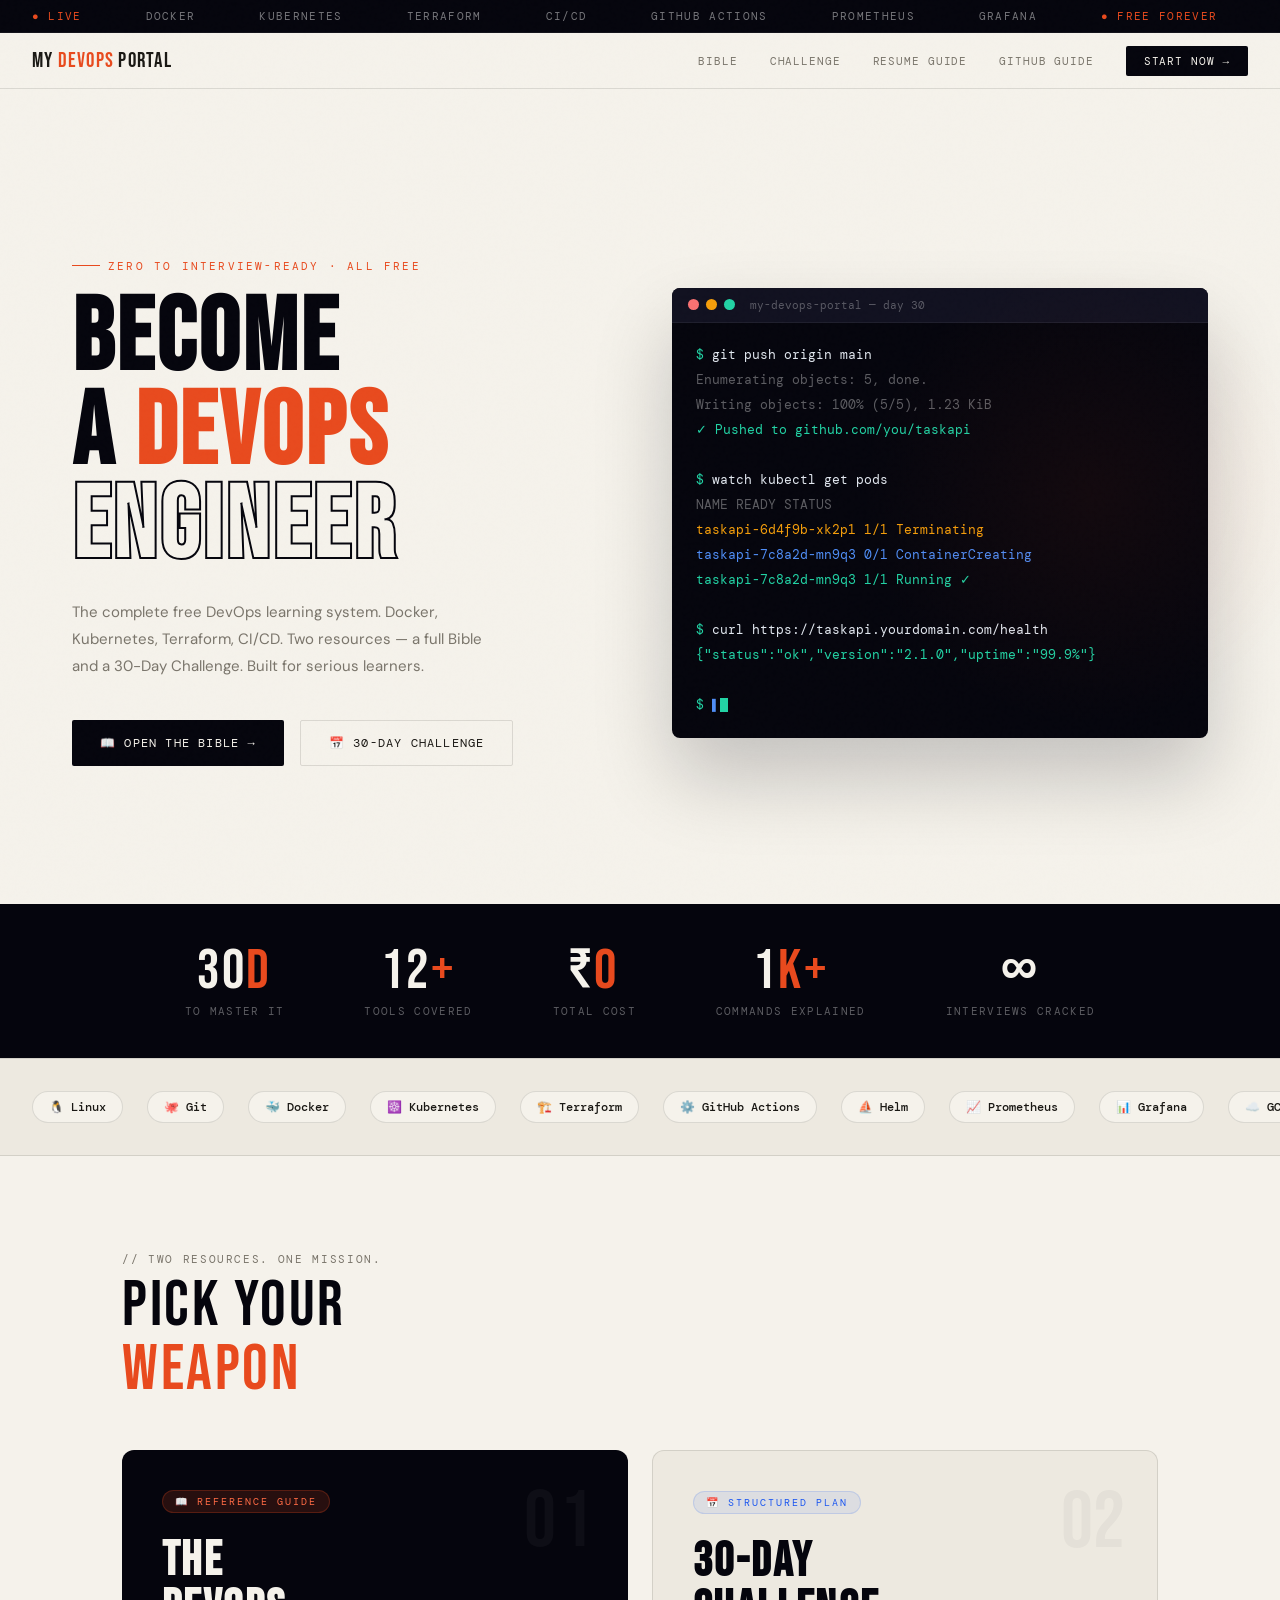
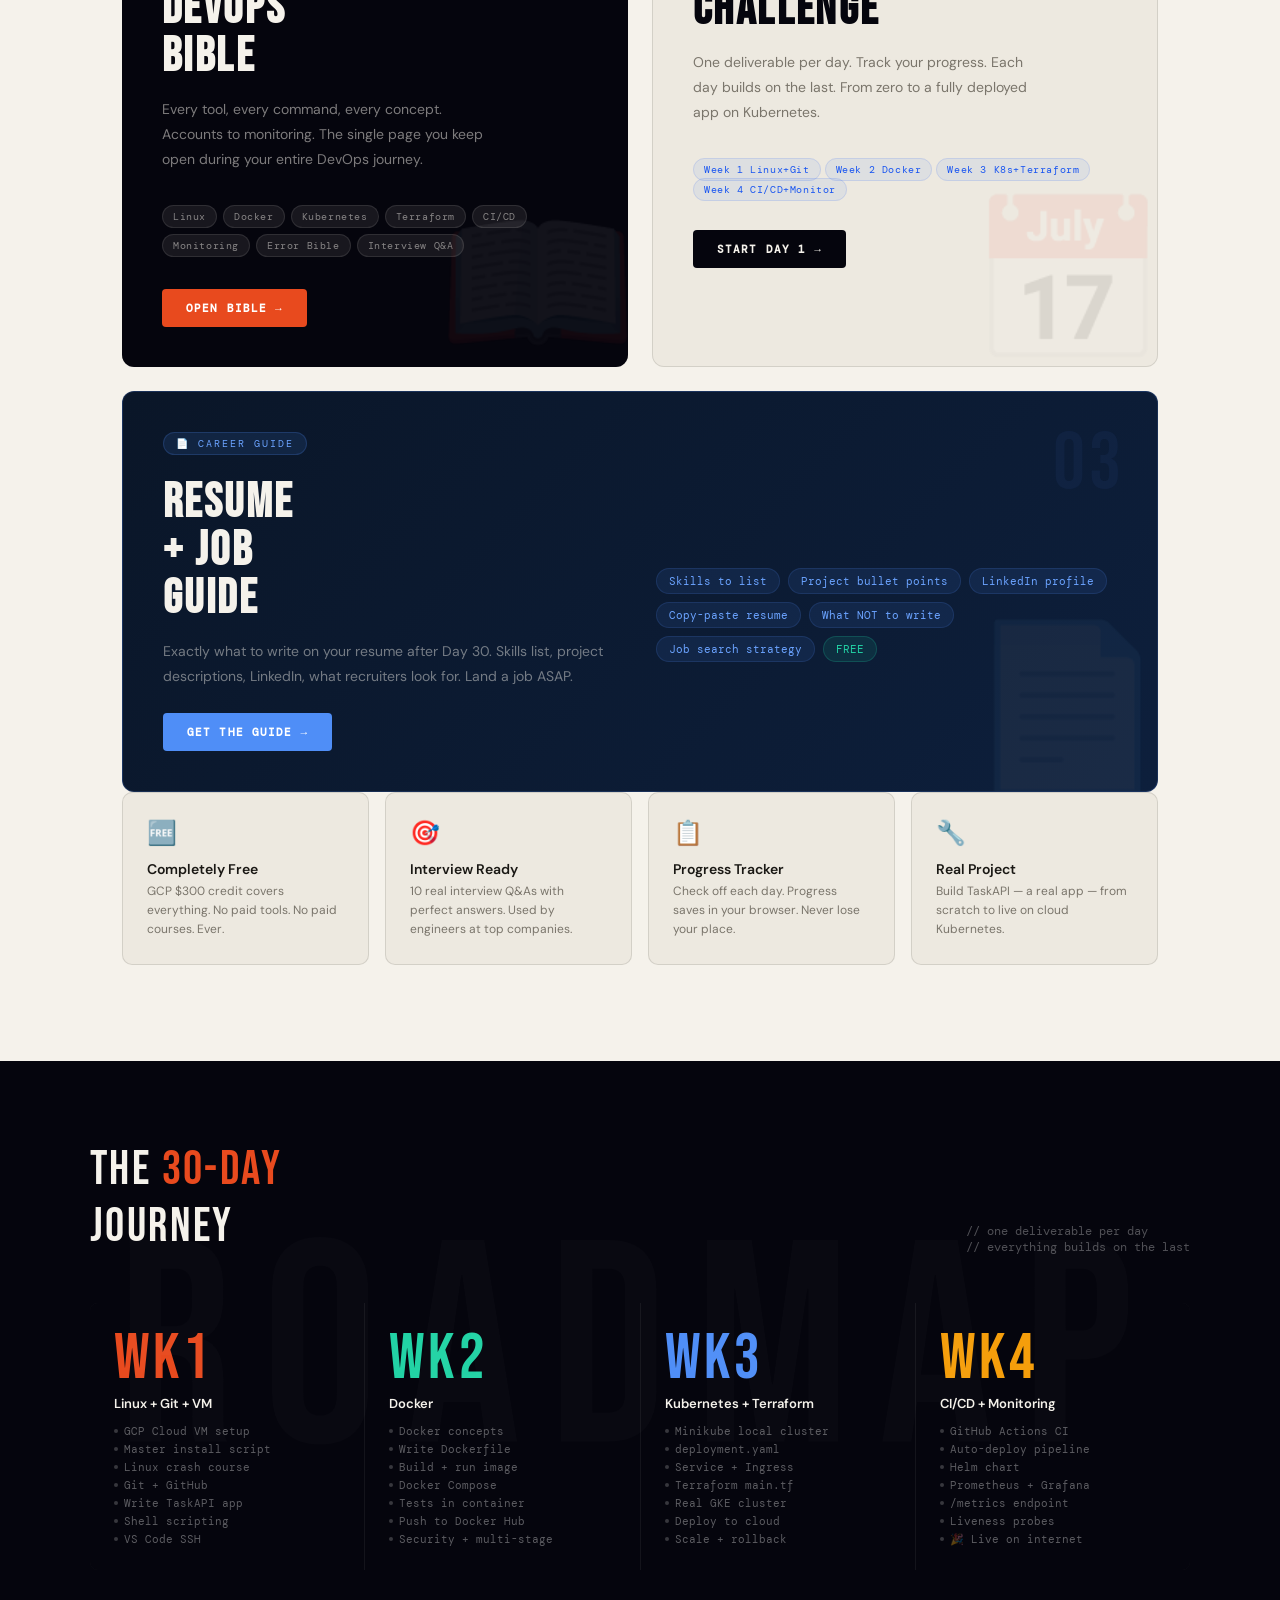
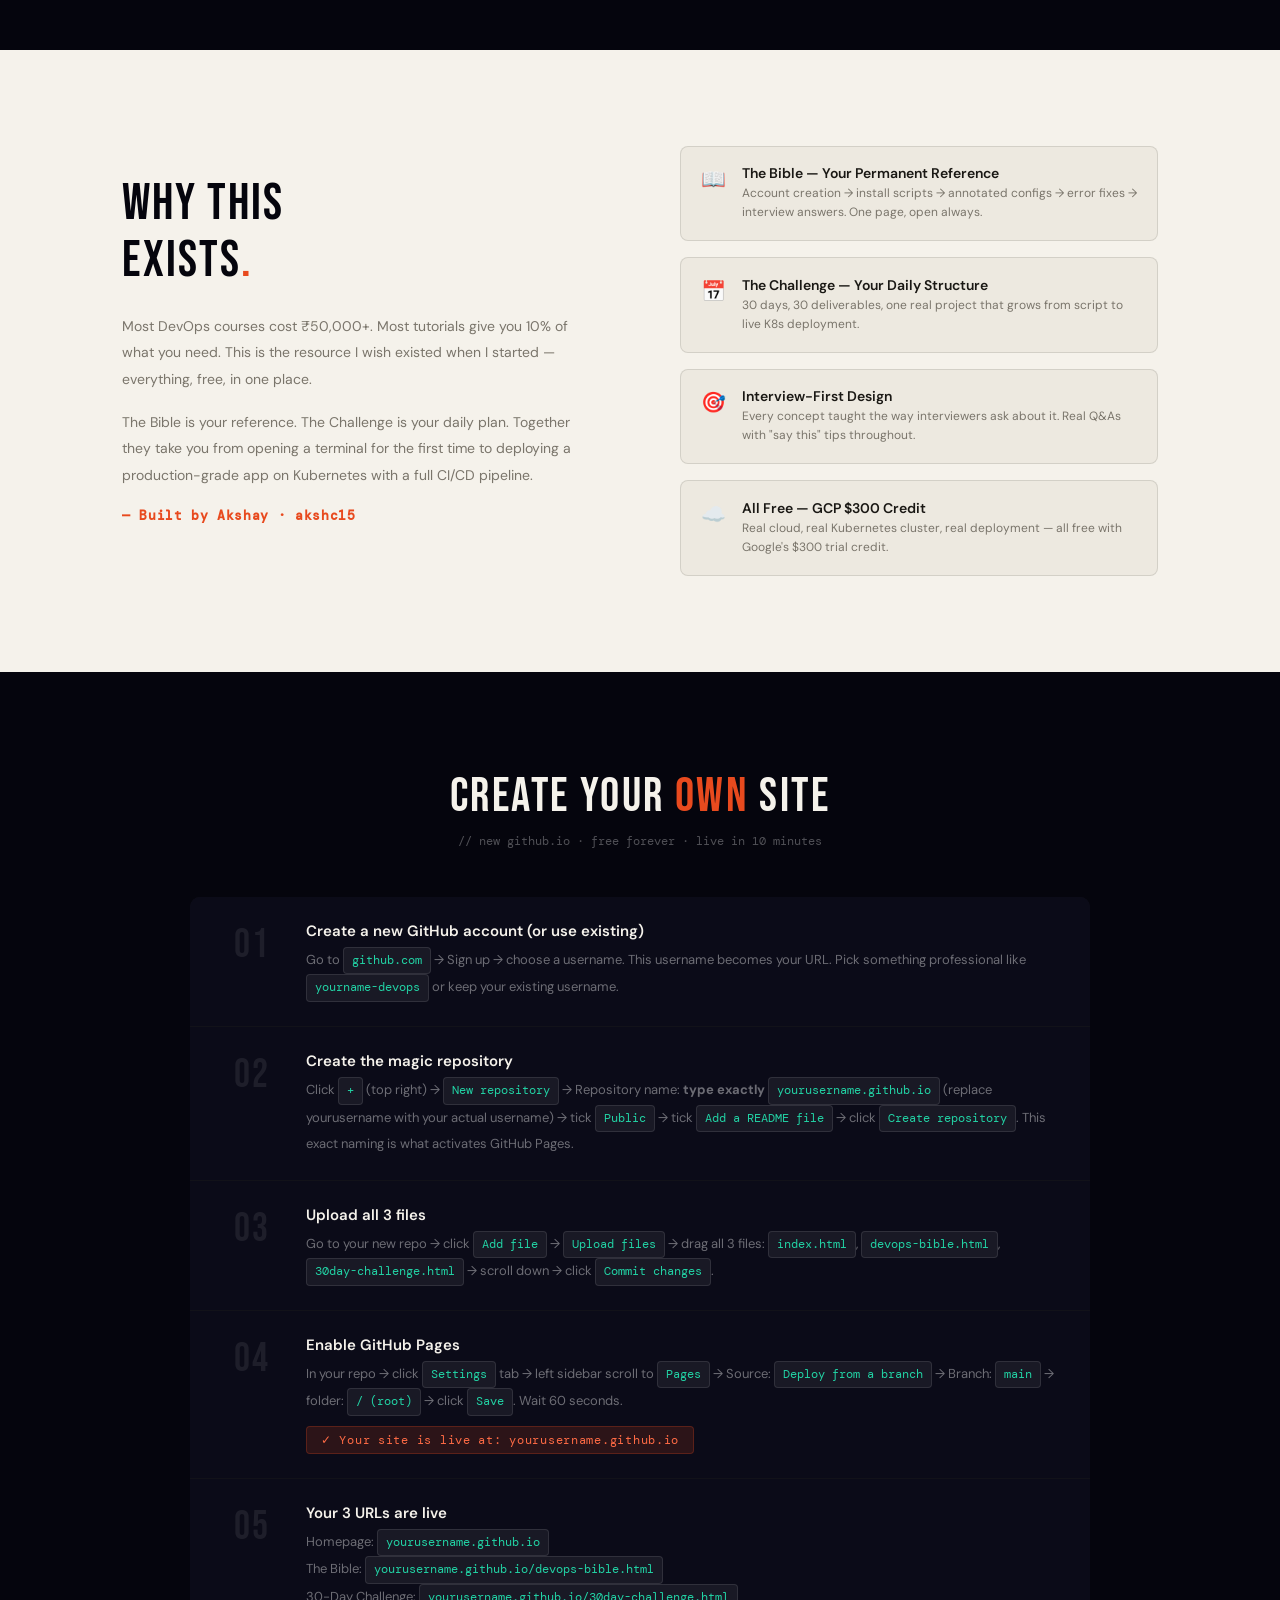
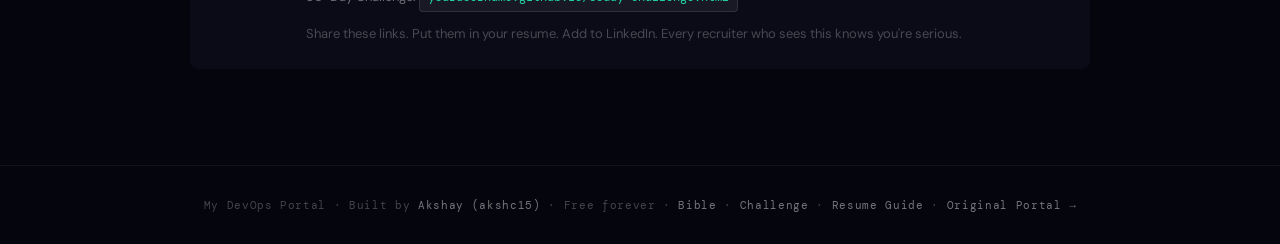
<file: index.html>
<!DOCTYPE html>
<html lang="en">
<head>
<meta charset="UTF-8">
<meta name="viewport" content="width=device-width, initial-scale=1.0">
<title>My DevOps Portal — by Akshay</title>
<meta name="description" content="The complete free DevOps learning system. Docker, Kubernetes, Terraform, CI/CD. Zero to interview-ready in 30 days.">
<style>
@import url('https://fonts.googleapis.com/css2?family=Bebas+Neue&family=DM+Mono:ital,wght@0,300;0,400;0,500;1,400&family=DM+Sans:wght@300;400;500;600&display=swap');

:root {
  --ink: #05050d;
  --paper: #f5f2eb;
  --paper2: #ede9e0;
  --paper3: #e4e0d6;
  --accent: #e84a1e;
  --accent2: #1a56f0;
  --accent3: #00b87a;
  --text: #1a1814;
  --muted: #7a756b;
  --dim: #b8b3a8;
  --mono: 'DM Mono', monospace;
  --display: 'Bebas Neue', sans-serif;
  --body: 'DM Sans', sans-serif;
  --border: rgba(26,24,20,0.12);
}

* { margin:0; padding:0; box-sizing:border-box; }
html { scroll-behavior: smooth; }

body {
  background: var(--paper);
  color: var(--text);
  font-family: var(--body);
  font-size: 15px;
  overflow-x: hidden;
  cursor: crosshair;
}

/* ── GRAIN OVERLAY ── */
body::before {
  content: '';
  position: fixed;
  inset: 0;
  background-image: url("data:image/svg+xml,%3Csvg viewBox='0 0 256 256' xmlns='http://www.w3.org/2000/svg'%3E%3Cfilter id='noise'%3E%3CfeTurbulence type='fractalNoise' baseFrequency='0.9' numOctaves='4' stitchTiles='stitch'/%3E%3C/filter%3E%3Crect width='100%25' height='100%25' filter='url(%23noise)' opacity='0.04'/%3E%3C/svg%3E");
  pointer-events: none;
  z-index: 1000;
  opacity: 0.4;
}

/* ── MARQUEE ── */
.marquee-wrap {
  background: var(--ink);
  overflow: hidden;
  padding: 9px 0;
  border-bottom: 1px solid rgba(255,255,255,0.06);
}
.marquee-track {
  display: flex;
  gap: 0;
  animation: scroll 20s linear infinite;
  width: max-content;
}
.marquee-item {
  font-family: var(--mono);
  font-size: 11px;
  color: rgba(255,255,255,0.45);
  padding: 0 2rem;
  white-space: nowrap;
  letter-spacing: 0.12em;
  text-transform: uppercase;
}
.marquee-item.hi { color: var(--accent); }
@keyframes scroll { from { transform: translateX(0); } to { transform: translateX(-50%); } }

/* ── NAV ── */
nav {
  position: sticky;
  top: 0;
  z-index: 100;
  background: var(--paper);
  border-bottom: 1px solid var(--border);
  padding: 0 2rem;
  height: 56px;
  display: flex;
  align-items: center;
  justify-content: space-between;
}
.nav-logo {
  font-family: var(--display);
  font-size: 1.3rem;
  letter-spacing: 0.06em;
  color: var(--text);
  text-decoration: none;
}
.nav-logo span { color: var(--accent); }
.nav-links { display: flex; align-items: center; gap: 2rem; }
.nav-links a {
  font-family: var(--mono);
  font-size: 11px;
  color: var(--muted);
  text-decoration: none;
  letter-spacing: 0.08em;
  text-transform: uppercase;
  transition: color 0.15s;
}
.nav-links a:hover { color: var(--text); }
.nav-cta {
  font-family: var(--mono);
  font-size: 11px;
  background: var(--ink);
  color: var(--paper) !important;
  padding: 8px 18px;
  border-radius: 2px;
  letter-spacing: 0.1em;
  text-transform: uppercase;
  transition: background 0.15s !important;
}
.nav-cta:hover { background: var(--accent) !important; color: #fff !important; }

/* ── HERO ── */
.hero {
  min-height: calc(100vh - 85px);
  display: grid;
  grid-template-columns: 1fr 1fr;
  align-items: center;
  max-width: 1200px;
  margin: 0 auto;
  padding: 4rem 2rem 2rem;
  gap: 4rem;
  position: relative;
}
.hero::after {
  content: '';
  position: absolute;
  right: -100px;
  top: 50%;
  transform: translateY(-50%);
  width: 500px;
  height: 500px;
  border-radius: 50%;
  background: radial-gradient(circle, rgba(232,74,30,0.06) 0%, transparent 65%);
  pointer-events: none;
}
.hero-left { position: relative; }
.hero-eyebrow {
  font-family: var(--mono);
  font-size: 11px;
  color: var(--accent);
  letter-spacing: 0.2em;
  text-transform: uppercase;
  margin-bottom: 1.25rem;
  display: flex;
  align-items: center;
  gap: 8px;
}
.hero-eyebrow::before {
  content: '';
  display: block;
  width: 28px;
  height: 1px;
  background: var(--accent);
}
.hero-h1 {
  font-family: var(--display);
  font-size: clamp(4rem, 8vw, 7rem);
  line-height: 0.92;
  letter-spacing: 0.03em;
  color: var(--ink);
  margin-bottom: 1.5rem;
}
.hero-h1 .outline {
  -webkit-text-stroke: 2px var(--ink);
  color: transparent;
}
.hero-h1 .red { color: var(--accent); }
.hero-desc {
  font-size: 15px;
  color: var(--muted);
  line-height: 1.8;
  max-width: 420px;
  margin-bottom: 2.5rem;
}
.hero-btns { display: flex; gap: 1rem; flex-wrap: wrap; }
.btn-primary {
  display: inline-flex;
  align-items: center;
  gap: 8px;
  background: var(--ink);
  color: var(--paper);
  padding: 14px 28px;
  font-family: var(--mono);
  font-size: 12px;
  letter-spacing: 0.1em;
  text-transform: uppercase;
  text-decoration: none;
  border-radius: 2px;
  transition: all 0.15s;
  cursor: pointer;
}
.btn-primary:hover { background: var(--accent); }
.btn-secondary {
  display: inline-flex;
  align-items: center;
  gap: 8px;
  background: transparent;
  color: var(--text);
  padding: 14px 28px;
  font-family: var(--mono);
  font-size: 12px;
  letter-spacing: 0.1em;
  text-transform: uppercase;
  text-decoration: none;
  border: 1.5px solid var(--border);
  border-radius: 2px;
  transition: all 0.15s;
}
.btn-secondary:hover { border-color: var(--ink); }

/* ── HERO RIGHT — terminal ── */
.hero-terminal {
  background: var(--ink);
  border-radius: 8px;
  overflow: hidden;
  box-shadow: 0 40px 80px rgba(5,5,13,0.2);
  transform: rotate(1.5deg);
  transition: transform 0.3s;
}
.hero-terminal:hover { transform: rotate(0deg); }
.t-titlebar {
  background: #111120;
  padding: 10px 16px;
  display: flex;
  align-items: center;
  gap: 7px;
  border-bottom: 1px solid rgba(255,255,255,0.06);
}
.t-dot { width: 11px; height: 11px; border-radius: 50%; }
.td1 { background: #f87171; }
.td2 { background: #f59e0b; }
.td3 { background: #22d3a5; }
.t-title { font-family: var(--mono); font-size: 11px; color: rgba(255,255,255,0.3); margin-left: 8px; }
.t-body { padding: 1.25rem 1.5rem; font-family: var(--mono); font-size: 12.5px; line-height: 2; }
.t-prompt { color: #22d3a5; }
.t-cmd { color: #e2e8f0; }
.t-out { color: rgba(255,255,255,0.35); }
.t-ok { color: #22d3a5; }
.t-blue { color: #4f8ef7; }
.t-yellow { color: #f59e0b; }
.cursor { display: inline-block; width: 8px; height: 14px; background: #22d3a5; animation: blink 1.1s step-end infinite; vertical-align: middle; }
@keyframes blink { 50% { opacity: 0; } }

/* ── STATS BAR ── */
.stats-bar {
  background: var(--ink);
  padding: 2.5rem;
  display: flex;
  justify-content: center;
  gap: 5rem;
  flex-wrap: wrap;
}
.stat { text-align: center; }
.stat-n {
  font-family: var(--display);
  font-size: 3.5rem;
  color: var(--paper);
  line-height: 1;
  letter-spacing: 0.05em;
}
.stat-n span { color: var(--accent); }
.stat-l { font-family: var(--mono); font-size: 11px; color: rgba(255,255,255,0.35); letter-spacing: 0.12em; text-transform: uppercase; margin-top: 4px; }

/* ── CARDS SECTION ── */
.cards-section {
  max-width: 1100px;
  margin: 0 auto;
  padding: 6rem 2rem;
}
.section-header { margin-bottom: 3rem; }
.s-eyebrow {
  font-family: var(--mono);
  font-size: 11px;
  color: var(--muted);
  letter-spacing: 0.15em;
  text-transform: uppercase;
  margin-bottom: 0.5rem;
}
.s-title {
  font-family: var(--display);
  font-size: clamp(2.5rem, 5vw, 4rem);
  color: var(--ink);
  letter-spacing: 0.04em;
  line-height: 1;
}
.s-title span { color: var(--accent); }

/* ── THE TWO MAIN CARDS ── */
.main-cards {
  display: grid;
  grid-template-columns: 1fr 1fr;
  gap: 1.5rem;
  margin-bottom: 1.5rem;
}

.card-bible {
  background: var(--ink);
  border-radius: 12px;
  padding: 2.5rem;
  text-decoration: none;
  display: block;
  position: relative;
  overflow: hidden;
  transition: transform 0.2s;
  min-height: 420px;
}
.card-bible:hover { transform: translateY(-4px); }
.card-bible::before {
  content: '📖';
  position: absolute;
  right: -10px;
  bottom: -20px;
  font-size: 10rem;
  opacity: 0.06;
  pointer-events: none;
}
.card-label {
  font-family: var(--mono);
  font-size: 10px;
  letter-spacing: 0.2em;
  text-transform: uppercase;
  padding: 4px 12px;
  border-radius: 100px;
  display: inline-block;
  margin-bottom: 1.5rem;
}
.card-bible .card-label { background: rgba(232,74,30,0.15); color: #ff6b45; border: 1px solid rgba(232,74,30,0.25); }
.card-bible h2 {
  font-family: var(--display);
  font-size: 3rem;
  color: var(--paper);
  line-height: 1;
  letter-spacing: 0.05em;
  margin-bottom: 1rem;
}
.card-bible p { font-size: 14px; color: rgba(245,242,235,0.5); line-height: 1.8; margin-bottom: 2rem; max-width: 340px; }
.card-bible .pills { display: flex; flex-wrap: wrap; gap: 6px; margin-bottom: 2rem; }
.pill {
  font-family: var(--mono);
  font-size: 10px;
  padding: 4px 10px;
  border-radius: 100px;
  letter-spacing: 0.06em;
}
.pill-light { background: rgba(245,242,235,0.08); color: rgba(245,242,235,0.5); border: 1px solid rgba(245,242,235,0.1); }
.card-bible .cta {
  display: inline-flex;
  align-items: center;
  gap: 8px;
  background: var(--accent);
  color: #fff;
  padding: 12px 24px;
  font-family: var(--mono);
  font-size: 11px;
  letter-spacing: 0.1em;
  text-transform: uppercase;
  border-radius: 4px;
  font-weight: 600;
}
.card-bible .card-num {
  position: absolute;
  top: 2rem;
  right: 2rem;
  font-family: var(--display);
  font-size: 5rem;
  color: rgba(255,255,255,0.04);
  line-height: 1;
  letter-spacing: 0.05em;
}

.card-30 {
  background: var(--paper2);
  border: 1.5px solid var(--border);
  border-radius: 12px;
  padding: 2.5rem;
  text-decoration: none;
  display: block;
  position: relative;
  overflow: hidden;
  transition: all 0.2s;
  min-height: 420px;
}
.card-30:hover { transform: translateY(-4px); border-color: var(--ink); }
.card-30::before {
  content: '📅';
  position: absolute;
  right: -10px;
  bottom: -20px;
  font-size: 10rem;
  opacity: 0.08;
  pointer-events: none;
}
.card-30 .card-label { background: rgba(26,86,240,0.08); color: var(--accent2); border: 1px solid rgba(26,86,240,0.15); }
.card-30 h2 {
  font-family: var(--display);
  font-size: 3rem;
  color: var(--ink);
  line-height: 1;
  letter-spacing: 0.05em;
  margin-bottom: 1rem;
}
.card-30 p { font-size: 14px; color: var(--muted); line-height: 1.8; margin-bottom: 2rem; max-width: 340px; }
.card-30 .card-num {
  position: absolute;
  top: 2rem;
  right: 2rem;
  font-family: var(--display);
  font-size: 5rem;
  color: rgba(26,24,20,0.04);
  line-height: 1;
}
.card-30 .cta {
  display: inline-flex;
  align-items: center;
  gap: 8px;
  background: var(--ink);
  color: var(--paper);
  padding: 12px 24px;
  font-family: var(--mono);
  font-size: 11px;
  letter-spacing: 0.1em;
  text-transform: uppercase;
  border-radius: 4px;
  font-weight: 600;
}

/* ── MINI FEATURE CARDS ── */
.mini-cards {
  display: grid;
  grid-template-columns: repeat(4, 1fr);
  gap: 1rem;
}
.mini-card {
  background: var(--paper2);
  border: 1px solid var(--border);
  border-radius: 10px;
  padding: 1.5rem;
  transition: border-color 0.2s;
}
.mini-card:hover { border-color: var(--ink); }
.mini-icon { font-size: 1.5rem; margin-bottom: 0.75rem; }
.mini-title { font-weight: 600; font-size: 14px; margin-bottom: 4px; }
.mini-desc { font-size: 12px; color: var(--muted); line-height: 1.6; }

/* ── ROADMAP STRIP ── */
.roadmap-strip {
  background: var(--ink);
  padding: 5rem 2rem;
  overflow: hidden;
  position: relative;
}
.roadmap-strip::before {
  content: 'ROADMAP';
  position: absolute;
  left: 50%;
  top: 50%;
  transform: translate(-50%, -50%);
  font-family: var(--display);
  font-size: 18rem;
  color: rgba(255,255,255,0.015);
  white-space: nowrap;
  pointer-events: none;
  letter-spacing: 0.1em;
}
.strip-inner { max-width: 1100px; margin: 0 auto; }
.strip-header { display: flex; justify-content: space-between; align-items: end; margin-bottom: 3rem; }
.strip-title {
  font-family: var(--display);
  font-size: 3rem;
  color: var(--paper);
  letter-spacing: 0.05em;
}
.strip-title span { color: var(--accent); }
.strip-sub { font-family: var(--mono); font-size: 12px; color: rgba(255,255,255,0.3); }
.weeks-grid {
  display: grid;
  grid-template-columns: repeat(4, 1fr);
  gap: 1px;
  background: rgba(255,255,255,0.06);
  border-radius: 8px;
  overflow: hidden;
}
.week-col { background: var(--ink); padding: 1.5rem; }
.week-col:hover { background: #0e0e1e; }
.wc-num {
  font-family: var(--display);
  font-size: 4rem;
  line-height: 1;
  letter-spacing: 0.05em;
  margin-bottom: 4px;
}
.wc-n1 { color: var(--accent); }
.wc-n2 { color: #22d3a5; }
.wc-n3 { color: #4f8ef7; }
.wc-n4 { color: #f59e0b; }
.wc-title { font-size: 13px; font-weight: 600; color: var(--paper); margin-bottom: 0.75rem; }
.wc-days { display: flex; flex-direction: column; gap: 4px; }
.wc-day { font-family: var(--mono); font-size: 11px; color: rgba(255,255,255,0.35); display: flex; align-items: center; gap: 6px; }
.wc-day::before { content: ''; width: 4px; height: 4px; border-radius: 50%; background: rgba(255,255,255,0.2); flex-shrink: 0; }

/* ── ABOUT STRIP ── */
.about-strip {
  max-width: 1100px;
  margin: 0 auto;
  padding: 6rem 2rem;
  display: grid;
  grid-template-columns: 1fr 1fr;
  gap: 5rem;
  align-items: center;
}
.about-left .big-text {
  font-family: var(--display);
  font-size: clamp(2rem, 4vw, 3.5rem);
  line-height: 1.1;
  letter-spacing: 0.04em;
  color: var(--ink);
  margin-bottom: 1.5rem;
}
.about-left .big-text span { color: var(--accent); }
.about-left p { font-size: 14px; color: var(--muted); line-height: 1.9; margin-bottom: 1rem; }
.about-right { display: flex; flex-direction: column; gap: 1rem; }
.feature-row {
  display: flex;
  align-items: start;
  gap: 1rem;
  padding: 1.1rem 1.25rem;
  border-radius: 8px;
  background: var(--paper2);
  border: 1px solid var(--border);
  transition: border-color 0.2s;
}
.feature-row:hover { border-color: var(--ink); }
.fr-icon { font-size: 1.25rem; flex-shrink: 0; margin-top: 2px; }
.fr-title { font-weight: 600; font-size: 14px; margin-bottom: 2px; }
.fr-desc { font-size: 12px; color: var(--muted); line-height: 1.6; }

/* ── TOOLS STRIP ── */
.tools-strip {
  background: var(--paper2);
  border-top: 1px solid var(--border);
  border-bottom: 1px solid var(--border);
  padding: 2rem;
  overflow: hidden;
}
.tools-track {
  display: flex;
  gap: 1.5rem;
  animation: scroll 25s linear infinite;
  width: max-content;
  align-items: center;
}
.tool-chip {
  display: flex;
  align-items: center;
  gap: 7px;
  padding: 7px 16px;
  background: var(--paper);
  border: 1px solid var(--border);
  border-radius: 100px;
  white-space: nowrap;
  font-family: var(--mono);
  font-size: 12px;
  color: var(--text);
  font-weight: 500;
}

/* ── GITHUB GUIDE ── */
.github-section {
  background: var(--ink);
  padding: 6rem 2rem;
}
.gh-inner { max-width: 900px; margin: 0 auto; }
.gh-header { text-align: center; margin-bottom: 3rem; }
.gh-title {
  font-family: var(--display);
  font-size: 3rem;
  color: var(--paper);
  letter-spacing: 0.05em;
  margin-bottom: 0.5rem;
}
.gh-title span { color: var(--accent); }
.gh-sub { font-family: var(--mono); font-size: 12px; color: rgba(255,255,255,0.3); }
.gh-steps { display: flex; flex-direction: column; gap: 1px; background: rgba(255,255,255,0.05); border-radius: 10px; overflow: hidden; }
.gh-step {
  background: #0b0b18;
  padding: 1.5rem 2rem;
  display: grid;
  grid-template-columns: 60px 1fr;
  gap: 1.5rem;
  align-items: start;
  transition: background 0.15s;
}
.gh-step:hover { background: #0f0f20; }
.gh-n {
  font-family: var(--display);
  font-size: 2.5rem;
  color: rgba(255,255,255,0.08);
  line-height: 1;
  letter-spacing: 0.05em;
  text-align: center;
  padding-top: 4px;
}
.gh-step:hover .gh-n { color: var(--accent); }
.gh-step h4 { font-size: 15px; font-weight: 600; color: var(--paper); margin-bottom: 6px; }
.gh-step p { font-size: 13px; color: rgba(255,255,255,0.4); line-height: 1.8; }
.gh-step code {
  display: inline-block;
  background: rgba(255,255,255,0.06);
  border: 1px solid rgba(255,255,255,0.1);
  padding: 2px 8px;
  border-radius: 4px;
  font-family: var(--mono);
  font-size: 12px;
  color: #22d3a5;
}
.gh-step .url-badge {
  display: inline-block;
  margin-top: 10px;
  background: rgba(232,74,30,0.15);
  border: 1px solid rgba(232,74,30,0.25);
  color: #ff6b45;
  padding: 5px 14px;
  border-radius: 4px;
  font-family: var(--mono);
  font-size: 12px;
  letter-spacing: 0.06em;
}

/* ── FOOTER ── */
footer {
  background: var(--ink);
  border-top: 1px solid rgba(255,255,255,0.06);
  padding: 2rem;
  text-align: center;
  font-family: var(--mono);
  font-size: 11px;
  color: rgba(255,255,255,0.25);
  letter-spacing: 0.06em;
}
footer a { color: rgba(255,255,255,0.45); text-decoration: none; }
footer a:hover { color: var(--accent); }

/* ── ANIMATIONS ── */
@keyframes fadeUp { from { opacity:0; transform:translateY(24px); } to { opacity:1; transform:translateY(0); } }
.hero-left > * { animation: fadeUp 0.6s ease both; }
.hero-left > *:nth-child(1) { animation-delay: 0.1s; }
.hero-left > *:nth-child(2) { animation-delay: 0.2s; }
.hero-left > *:nth-child(3) { animation-delay: 0.3s; }
.hero-left > *:nth-child(4) { animation-delay: 0.4s; }
.hero-terminal { animation: fadeUp 0.6s ease 0.3s both; }

@media (max-width: 768px) {
  .hero { grid-template-columns: 1fr; min-height: auto; padding-top: 3rem; gap: 2rem; }
  .hero-terminal { display: none; }
  .main-cards { grid-template-columns: 1fr; }
  .mini-cards { grid-template-columns: 1fr 1fr; }
  .weeks-grid { grid-template-columns: 1fr 1fr; }
  .about-strip { grid-template-columns: 1fr; gap: 2rem; }
  .strip-header { flex-direction: column; align-items: start; gap: 0.5rem; }
  .nav-links a:not(.nav-cta) { display: none; }
  .stats-bar { gap: 2rem; padding: 2rem; }
}
</style>
</head>
<body>

<!-- MARQUEE -->
<div class="marquee-wrap">
  <div class="marquee-track">
    <span class="marquee-item hi">● LIVE</span>
    <span class="marquee-item">Docker</span>
    <span class="marquee-item">Kubernetes</span>
    <span class="marquee-item">Terraform</span>
    <span class="marquee-item">CI/CD</span>
    <span class="marquee-item">GitHub Actions</span>
    <span class="marquee-item">Prometheus</span>
    <span class="marquee-item">Grafana</span>
    <span class="marquee-item hi">● FREE FOREVER</span>
    <span class="marquee-item">Linux</span>
    <span class="marquee-item">Shell Scripting</span>
    <span class="marquee-item">Helm</span>
    <span class="marquee-item">Minikube</span>
    <span class="marquee-item">GKE</span>
    <span class="marquee-item hi">● 30 DAYS</span>
    <span class="marquee-item">Docker</span>
    <span class="marquee-item">Kubernetes</span>
    <span class="marquee-item">Terraform</span>
    <span class="marquee-item">CI/CD</span>
    <span class="marquee-item">GitHub Actions</span>
    <span class="marquee-item">Prometheus</span>
    <span class="marquee-item">Grafana</span>
    <span class="marquee-item hi">● FREE FOREVER</span>
    <span class="marquee-item">Linux</span>
    <span class="marquee-item">Shell Scripting</span>
    <span class="marquee-item">Helm</span>
    <span class="marquee-item">Minikube</span>
    <span class="marquee-item">GKE</span>
    <span class="marquee-item hi">● 30 DAYS</span>
  </div>
</div>

<!-- NAV -->
<nav>
  <a href="index.html" class="nav-logo">MY <span>DEVOPS</span> PORTAL</a>
  <div class="nav-links">
    <a href="devops-bible.html">Bible</a>
    <a href="30day-challenge.html">Challenge</a>
    <a href="resume-guide.html">Resume Guide</a>
    <a href="#guide">GitHub Guide</a>
    <a href="devops-bible.html" class="nav-cta">Start Now →</a>
  </div>
</nav>

<!-- HERO -->
<section class="hero">
  <div class="hero-left">
    <div class="hero-eyebrow">Zero to Interview-Ready · All Free</div>
    <h1 class="hero-h1">
      BECOME<br>
      A <span class="red">DEVOPS</span><br>
      <span class="outline">ENGINEER</span>
    </h1>
    <p class="hero-desc">The complete free DevOps learning system. Docker, Kubernetes, Terraform, CI/CD. Two resources — a full Bible and a 30-Day Challenge. Built for serious learners.</p>
    <div class="hero-btns">
      <a href="devops-bible.html" class="btn-primary">📖 Open the Bible →</a>
      <a href="30day-challenge.html" class="btn-secondary">📅 30-Day Challenge</a>
    </div>
  </div>
  <div class="hero-terminal">
    <div class="t-titlebar">
      <div class="t-dot td1"></div><div class="t-dot td2"></div><div class="t-dot td3"></div>
      <span class="t-title">my-devops-portal — day 30</span>
    </div>
    <div class="t-body">
      <div><span class="t-prompt">$ </span><span class="t-cmd">git push origin main</span></div>
      <div class="t-out">Enumerating objects: 5, done.</div>
      <div class="t-out">Writing objects: 100% (5/5), 1.23 KiB</div>
      <div class="t-ok">✓ Pushed to github.com/you/taskapi</div>
      <br>
      <div><span class="t-prompt">$ </span><span class="t-cmd">watch kubectl get pods</span></div>
      <div class="t-out">NAME                      READY   STATUS</div>
      <div class="t-yellow">taskapi-6d4f9b-xk2p1      1/1     Terminating</div>
      <div class="t-blue">taskapi-7c8a2d-mn9q3      0/1     ContainerCreating</div>
      <div class="t-ok">taskapi-7c8a2d-mn9q3      1/1     Running ✓</div>
      <br>
      <div><span class="t-prompt">$ </span><span class="t-cmd">curl https://taskapi.yourdomain.com/health</span></div>
      <div class="t-ok">{"status":"ok","version":"2.1.0","uptime":"99.9%"}</div>
      <br>
      <div><span class="t-prompt">$ </span><span class="t-blue">▌</span><span class="cursor"></span></div>
    </div>
  </div>
</section>

<!-- STATS -->
<div class="stats-bar">
  <div class="stat"><div class="stat-n">30<span>D</span></div><div class="stat-l">to master it</div></div>
  <div class="stat"><div class="stat-n">12<span>+</span></div><div class="stat-l">tools covered</div></div>
  <div class="stat"><div class="stat-n">₹<span>0</span></div><div class="stat-l">total cost</div></div>
  <div class="stat"><div class="stat-n">1<span>K+</span></div><div class="stat-l">commands explained</div></div>
  <div class="stat"><div class="stat-n">∞</div><div class="stat-l">interviews cracked</div></div>
</div>

<!-- TOOLS SCROLL -->
<div class="tools-strip">
  <div class="tools-track">
    <div class="tool-chip">🐧 Linux</div>
    <div class="tool-chip">🐙 Git</div>
    <div class="tool-chip">🐳 Docker</div>
    <div class="tool-chip">☸️ Kubernetes</div>
    <div class="tool-chip">🏗️ Terraform</div>
    <div class="tool-chip">⚙️ GitHub Actions</div>
    <div class="tool-chip">⛵ Helm</div>
    <div class="tool-chip">📈 Prometheus</div>
    <div class="tool-chip">📊 Grafana</div>
    <div class="tool-chip">☁️ GCP</div>
    <div class="tool-chip">📝 Shell Script</div>
    <div class="tool-chip">💻 VS Code SSH</div>
    <div class="tool-chip">🐧 Linux</div>
    <div class="tool-chip">🐙 Git</div>
    <div class="tool-chip">🐳 Docker</div>
    <div class="tool-chip">☸️ Kubernetes</div>
    <div class="tool-chip">🏗️ Terraform</div>
    <div class="tool-chip">⚙️ GitHub Actions</div>
    <div class="tool-chip">⛵ Helm</div>
    <div class="tool-chip">📈 Prometheus</div>
    <div class="tool-chip">📊 Grafana</div>
    <div class="tool-chip">☁️ GCP</div>
    <div class="tool-chip">📝 Shell Script</div>
    <div class="tool-chip">💻 VS Code SSH</div>
  </div>
</div>

<!-- MAIN CARDS -->
<section class="cards-section">
  <div class="section-header">
    <div class="s-eyebrow">// two resources. one mission.</div>
    <div class="s-title">PICK YOUR<br><span>WEAPON</span></div>
  </div>

  <div class="main-cards">
    <a href="devops-bible.html" class="card-bible">
      <div class="card-num">01</div>
      <div class="card-label">📖 Reference Guide</div>
      <h2>THE<br>DEVOPS<br>BIBLE</h2>
      <p>Every tool, every command, every concept. Accounts to monitoring. The single page you keep open during your entire DevOps journey.</p>
      <div class="pills">
        <span class="pill pill-light">Linux</span>
        <span class="pill pill-light">Docker</span>
        <span class="pill pill-light">Kubernetes</span>
        <span class="pill pill-light">Terraform</span>
        <span class="pill pill-light">CI/CD</span>
        <span class="pill pill-light">Monitoring</span>
        <span class="pill pill-light">Error Bible</span>
        <span class="pill pill-light">Interview Q&A</span>
      </div>
      <div class="cta">Open Bible →</div>
    </a>

    <a href="30day-challenge.html" class="card-30">
      <div class="card-num">02</div>
      <div class="card-label">📅 Structured Plan</div>
      <h2>30-DAY<br>CHALLENGE</h2>
      <p>One deliverable per day. Track your progress. Each day builds on the last. From zero to a fully deployed app on Kubernetes.</p>
      <div class="pills" style="margin-bottom:2rem;">
        <span class="pill" style="background:rgba(26,86,240,0.07);color:var(--accent2);border:1px solid rgba(26,86,240,0.12);">Week 1 Linux+Git</span>
        <span class="pill" style="background:rgba(26,86,240,0.07);color:var(--accent2);border:1px solid rgba(26,86,240,0.12);">Week 2 Docker</span>
        <span class="pill" style="background:rgba(26,86,240,0.07);color:var(--accent2);border:1px solid rgba(26,86,240,0.12);">Week 3 K8s+Terraform</span>
        <span class="pill" style="background:rgba(26,86,240,0.07);color:var(--accent2);border:1px solid rgba(26,86,240,0.12);">Week 4 CI/CD+Monitor</span>
      </div>
      <div class="cta">Start Day 1 →</div>
    </a>
  </div>


  <!-- RESUME CARD -->
  <div style="margin-top:1.5rem;">
    <a href="resume-guide.html" style="display:block;background:linear-gradient(135deg,#0a1628 0%,#0d1f3c 100%);border-radius:12px;padding:2.5rem;text-decoration:none;position:relative;overflow:hidden;transition:transform .2s;border:1px solid rgba(79,142,247,0.2);" onmouseover="this.style.transform='translateY(-4px)'" onmouseout="this.style.transform='translateY(0)'">
      <div style="position:absolute;right:-10px;bottom:-20px;font-size:10rem;opacity:.05;pointer-events:none;">📄</div>
      <div style="position:absolute;top:2rem;right:2rem;font-family:var(--display);font-size:5rem;color:rgba(79,142,247,0.06);line-height:1;letter-spacing:.05em;">03</div>
      <span style="font-family:var(--mono);font-size:10px;letter-spacing:.2em;text-transform:uppercase;padding:4px 12px;border-radius:100px;background:rgba(79,142,247,0.12);color:#6ba3ff;border:1px solid rgba(79,142,247,0.2);display:inline-block;margin-bottom:1.5rem;">📄 Career Guide</span>
      <div style="display:grid;grid-template-columns:1fr 1fr;gap:2rem;align-items:center;">
        <div>
          <h2 style="font-family:var(--display);font-size:3rem;color:#f5f2eb;line-height:1;letter-spacing:.05em;margin-bottom:1rem;">RESUME<br>+ JOB<br>GUIDE</h2>
          <p style="font-size:14px;color:rgba(245,242,235,0.45);line-height:1.8;margin-bottom:1.5rem;">Exactly what to write on your resume after Day 30. Skills list, project descriptions, LinkedIn, what recruiters look for. Land a job ASAP.</p>
          <span style="display:inline-flex;align-items:center;gap:8px;background:#4f8ef7;color:#fff;padding:12px 24px;font-family:var(--mono);font-size:11px;letter-spacing:.1em;text-transform:uppercase;border-radius:4px;font-weight:600;">Get the Guide →</span>
        </div>
        <div style="display:flex;flex-wrap:wrap;gap:8px;">
          <span style="font-family:var(--mono);font-size:11px;padding:5px 12px;border-radius:100px;background:rgba(79,142,247,0.1);color:#6ba3ff;border:1px solid rgba(79,142,247,0.15);">Skills to list</span>
          <span style="font-family:var(--mono);font-size:11px;padding:5px 12px;border-radius:100px;background:rgba(79,142,247,0.1);color:#6ba3ff;border:1px solid rgba(79,142,247,0.15);">Project bullet points</span>
          <span style="font-family:var(--mono);font-size:11px;padding:5px 12px;border-radius:100px;background:rgba(79,142,247,0.1);color:#6ba3ff;border:1px solid rgba(79,142,247,0.15);">LinkedIn profile</span>
          <span style="font-family:var(--mono);font-size:11px;padding:5px 12px;border-radius:100px;background:rgba(79,142,247,0.1);color:#6ba3ff;border:1px solid rgba(79,142,247,0.15);">Copy-paste resume</span>
          <span style="font-family:var(--mono);font-size:11px;padding:5px 12px;border-radius:100px;background:rgba(79,142,247,0.1);color:#6ba3ff;border:1px solid rgba(79,142,247,0.15);">What NOT to write</span>
          <span style="font-family:var(--mono);font-size:11px;padding:5px 12px;border-radius:100px;background:rgba(79,142,247,0.1);color:#6ba3ff;border:1px solid rgba(79,142,247,0.15);">Job search strategy</span>
          <span style="font-family:var(--mono);font-size:11px;padding:5px 12px;border-radius:100px;background:rgba(34,211,165,0.1);color:#22d3a5;border:1px solid rgba(34,211,165,0.2);">FREE</span>
        </div>
      </div>
    </a>
  </div>

  <div class="mini-cards">
    <div class="mini-card"><div class="mini-icon">🆓</div><div class="mini-title">Completely Free</div><div class="mini-desc">GCP $300 credit covers everything. No paid tools. No paid courses. Ever.</div></div>
    <div class="mini-card"><div class="mini-icon">🎯</div><div class="mini-title">Interview Ready</div><div class="mini-desc">10 real interview Q&As with perfect answers. Used by engineers at top companies.</div></div>
    <div class="mini-card"><div class="mini-icon">📋</div><div class="mini-title">Progress Tracker</div><div class="mini-desc">Check off each day. Progress saves in your browser. Never lose your place.</div></div>
    <div class="mini-card"><div class="mini-icon">🔧</div><div class="mini-title">Real Project</div><div class="mini-desc">Build TaskAPI — a real app — from scratch to live on cloud Kubernetes.</div></div>
  </div>
</section>

<!-- ROADMAP STRIP -->
<section class="roadmap-strip">
  <div class="strip-inner">
    <div class="strip-header">
      <div class="strip-title">THE <span>30-DAY</span><br>JOURNEY</div>
      <div class="strip-sub">// one deliverable per day<br>// everything builds on the last</div>
    </div>
    <div class="weeks-grid">
      <div class="week-col">
        <div class="wc-num wc-n1">WK1</div>
        <div class="wc-title">Linux + Git + VM</div>
        <div class="wc-days">
          <div class="wc-day">GCP Cloud VM setup</div>
          <div class="wc-day">Master install script</div>
          <div class="wc-day">Linux crash course</div>
          <div class="wc-day">Git + GitHub</div>
          <div class="wc-day">Write TaskAPI app</div>
          <div class="wc-day">Shell scripting</div>
          <div class="wc-day">VS Code SSH</div>
        </div>
      </div>
      <div class="week-col">
        <div class="wc-num wc-n2">WK2</div>
        <div class="wc-title">Docker</div>
        <div class="wc-days">
          <div class="wc-day">Docker concepts</div>
          <div class="wc-day">Write Dockerfile</div>
          <div class="wc-day">Build + run image</div>
          <div class="wc-day">Docker Compose</div>
          <div class="wc-day">Tests in container</div>
          <div class="wc-day">Push to Docker Hub</div>
          <div class="wc-day">Security + multi-stage</div>
        </div>
      </div>
      <div class="week-col">
        <div class="wc-num wc-n3">WK3</div>
        <div class="wc-title">Kubernetes + Terraform</div>
        <div class="wc-days">
          <div class="wc-day">Minikube local cluster</div>
          <div class="wc-day">deployment.yaml</div>
          <div class="wc-day">Service + Ingress</div>
          <div class="wc-day">Terraform main.tf</div>
          <div class="wc-day">Real GKE cluster</div>
          <div class="wc-day">Deploy to cloud</div>
          <div class="wc-day">Scale + rollback</div>
        </div>
      </div>
      <div class="week-col">
        <div class="wc-num wc-n4">WK4</div>
        <div class="wc-title">CI/CD + Monitoring</div>
        <div class="wc-days">
          <div class="wc-day">GitHub Actions CI</div>
          <div class="wc-day">Auto-deploy pipeline</div>
          <div class="wc-day">Helm chart</div>
          <div class="wc-day">Prometheus + Grafana</div>
          <div class="wc-day">/metrics endpoint</div>
          <div class="wc-day">Liveness probes</div>
          <div class="wc-day">🎉 Live on internet</div>
        </div>
      </div>
    </div>
  </div>
</section>

<!-- ABOUT -->
<section class="about-strip">
  <div class="about-left">
    <div class="big-text">WHY THIS<br>EXISTS<span>.</span></div>
    <p>Most DevOps courses cost ₹50,000+. Most tutorials give you 10% of what you need. This is the resource I wish existed when I started — everything, free, in one place.</p>
    <p>The Bible is your reference. The Challenge is your daily plan. Together they take you from opening a terminal for the first time to deploying a production-grade app on Kubernetes with a full CI/CD pipeline.</p>
    <p style="color:var(--accent);font-weight:600;font-family:var(--mono);font-size:13px;letter-spacing:.05em;">— Built by Akshay · akshc15</p>
  </div>
  <div class="about-right">
    <div class="feature-row"><div class="fr-icon">📖</div><div><div class="fr-title">The Bible — Your Permanent Reference</div><div class="fr-desc">Account creation → install scripts → annotated configs → error fixes → interview answers. One page, open always.</div></div></div>
    <div class="feature-row"><div class="fr-icon">📅</div><div><div class="fr-title">The Challenge — Your Daily Structure</div><div class="fr-desc">30 days, 30 deliverables, one real project that grows from script to live K8s deployment.</div></div></div>
    <div class="feature-row"><div class="fr-icon">🎯</div><div><div class="fr-title">Interview-First Design</div><div class="fr-desc">Every concept taught the way interviewers ask about it. Real Q&As with "say this" tips throughout.</div></div></div>
    <div class="feature-row"><div class="fr-icon">☁️</div><div><div class="fr-title">All Free — GCP $300 Credit</div><div class="fr-desc">Real cloud, real Kubernetes cluster, real deployment — all free with Google's $300 trial credit.</div></div></div>
  </div>
</section>

<!-- GITHUB GUIDE -->
<section class="github-section" id="guide">
  <div class="gh-inner">
    <div class="gh-header">
      <div class="gh-title">CREATE YOUR <span>OWN</span> SITE</div>
      <div class="gh-sub">// new github.io · free forever · live in 10 minutes</div>
    </div>
    <div class="gh-steps">
      <div class="gh-step">
        <div class="gh-n">01</div>
        <div>
          <h4>Create a new GitHub account (or use existing)</h4>
          <p>Go to <code>github.com</code> → Sign up → choose a username. This username becomes your URL. Pick something professional like <code>yourname-devops</code> or keep your existing username.</p>
        </div>
      </div>
      <div class="gh-step">
        <div class="gh-n">02</div>
        <div>
          <h4>Create the magic repository</h4>
          <p>Click <code>+</code> (top right) → <code>New repository</code> → Repository name: <strong>type exactly</strong> <code>yourusername.github.io</code> (replace yourusername with your actual username) → tick <code>Public</code> → tick <code>Add a README file</code> → click <code>Create repository</code>. This exact naming is what activates GitHub Pages.</p>
        </div>
      </div>
      <div class="gh-step">
        <div class="gh-n">03</div>
        <div>
          <h4>Upload all 3 files</h4>
          <p>Go to your new repo → click <code>Add file</code> → <code>Upload files</code> → drag all 3 files: <code>index.html</code>, <code>devops-bible.html</code>, <code>30day-challenge.html</code> → scroll down → click <code>Commit changes</code>.</p>
        </div>
      </div>
      <div class="gh-step">
        <div class="gh-n">04</div>
        <div>
          <h4>Enable GitHub Pages</h4>
          <p>In your repo → click <code>Settings</code> tab → left sidebar scroll to <code>Pages</code> → Source: <code>Deploy from a branch</code> → Branch: <code>main</code> → folder: <code>/ (root)</code> → click <code>Save</code>. Wait 60 seconds.</p>
          <div class="url-badge">✓ Your site is live at: yourusername.github.io</div>
        </div>
      </div>
      <div class="gh-step">
        <div class="gh-n">05</div>
        <div>
          <h4>Your 3 URLs are live</h4>
          <p>
            Homepage: <code>yourusername.github.io</code><br>
            The Bible: <code>yourusername.github.io/devops-bible.html</code><br>
            30-Day Challenge: <code>yourusername.github.io/30day-challenge.html</code>
          </p>
          <p style="margin-top:10px;color:rgba(255,255,255,0.25);font-size:13px;">Share these links. Put them in your resume. Add to LinkedIn. Every recruiter who sees this knows you're serious.</p>
        </div>
      </div>
    </div>
  </div>
</section>

<footer>
  My DevOps Portal · Built by <a href="#">Akshay (akshc15)</a> · Free forever ·
  <a href="devops-bible.html">Bible</a> · <a href="30day-challenge.html">Challenge</a> · <a href="resume-guide.html">Resume Guide</a> ·
  <a href="https://akshc15.github.io">Original Portal →</a>
</footer>

</body>
</html>
</file>
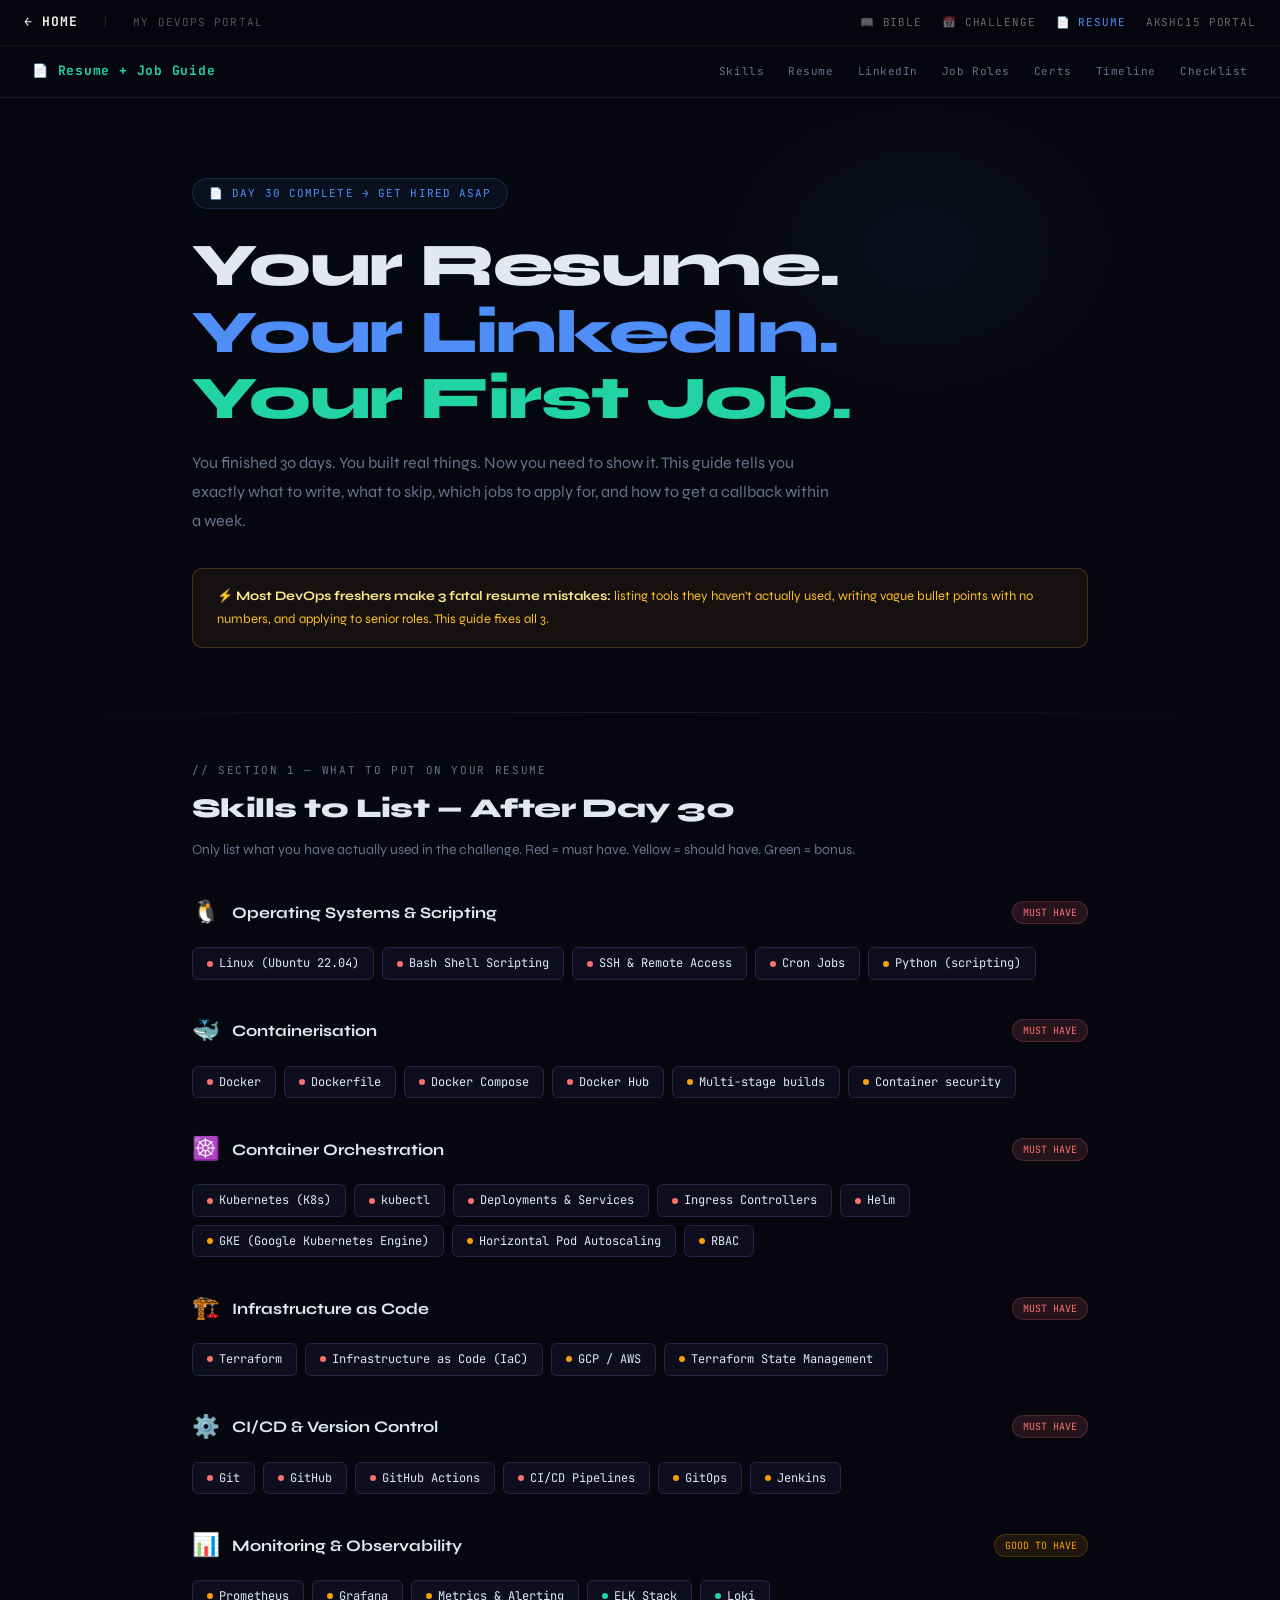
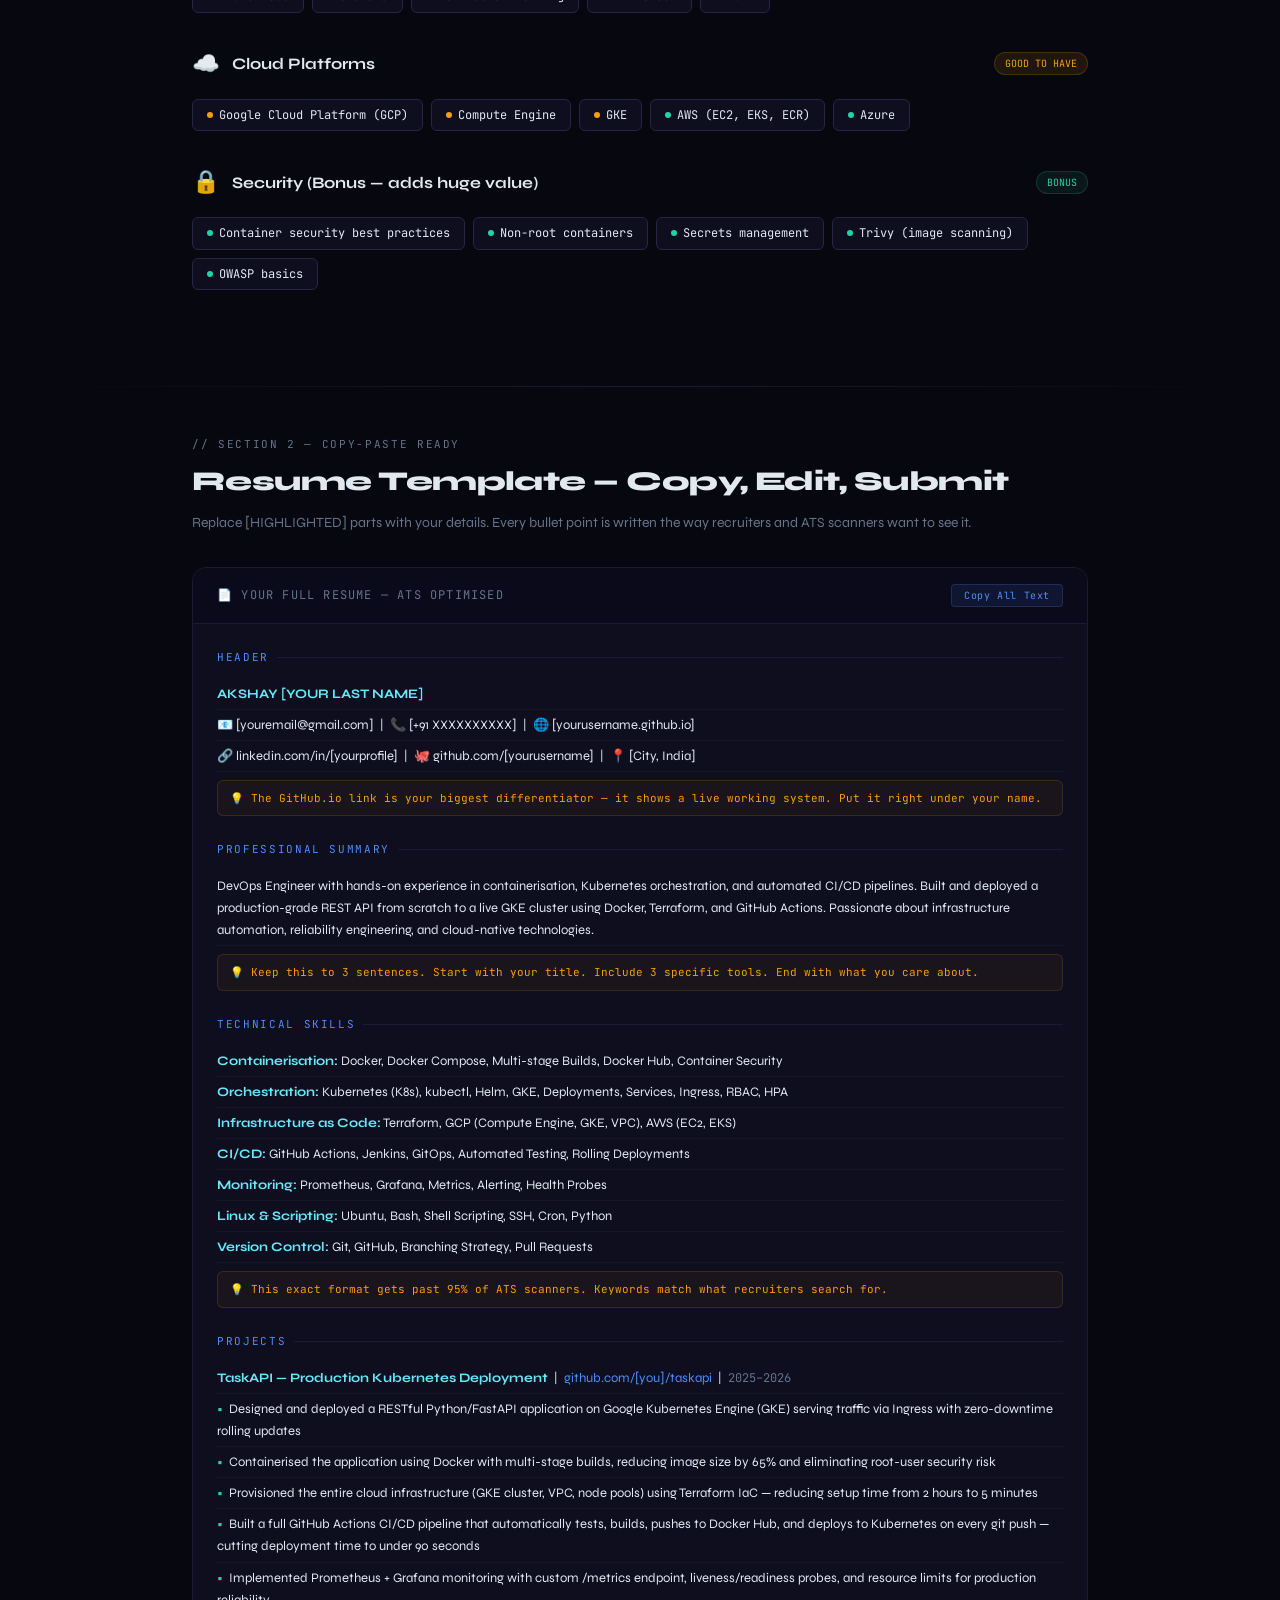
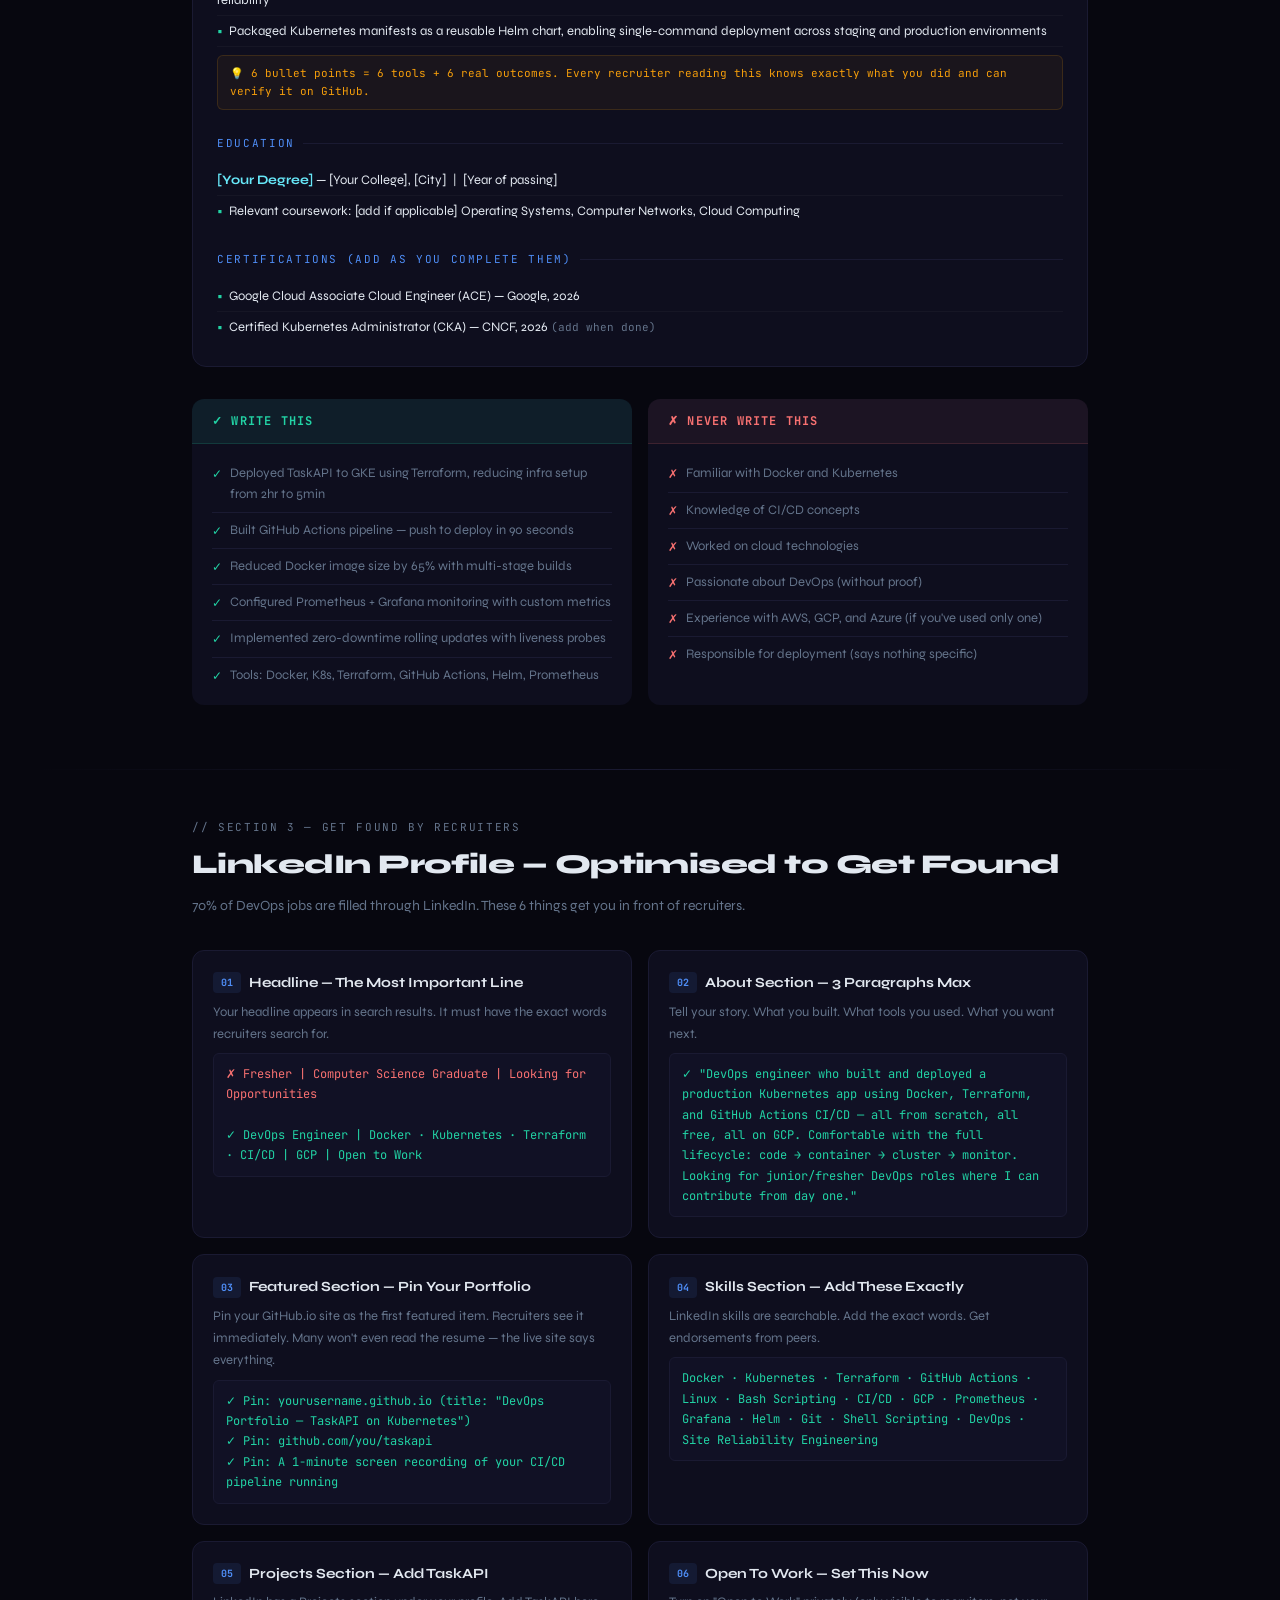
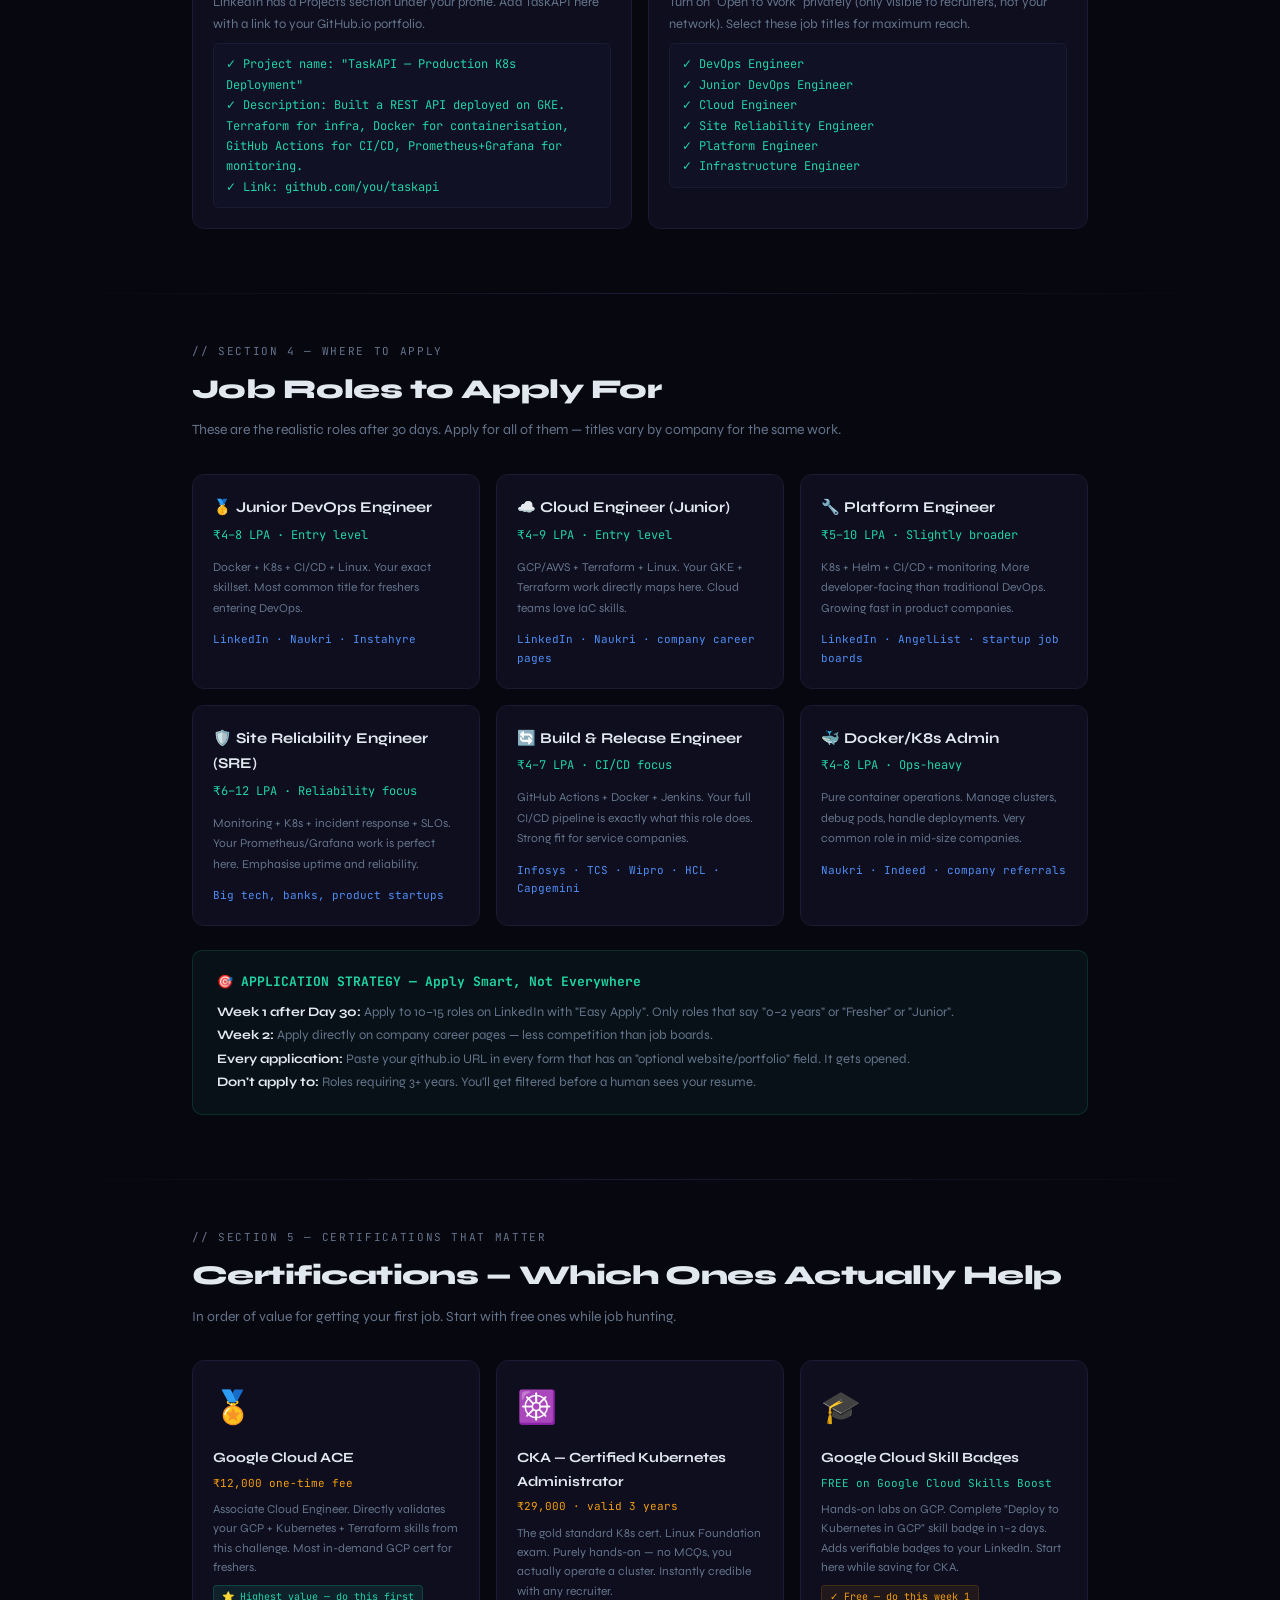
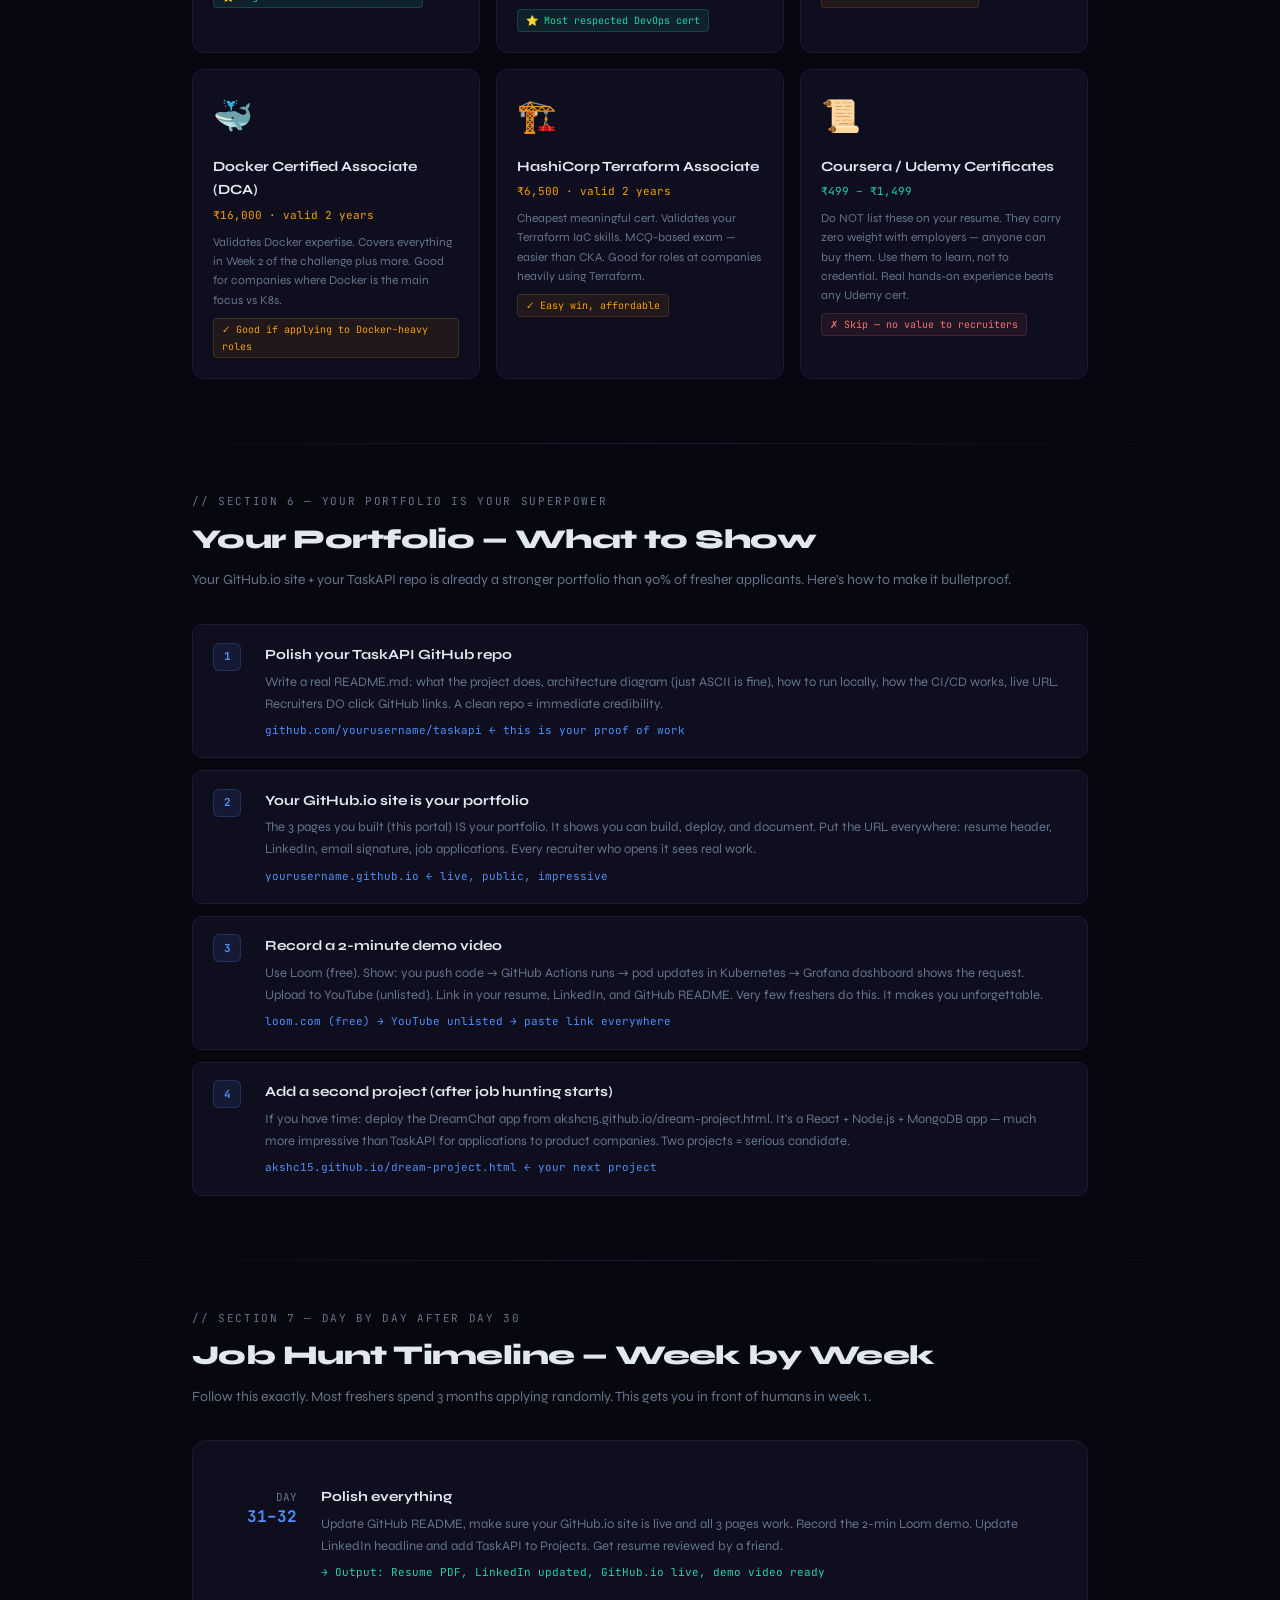
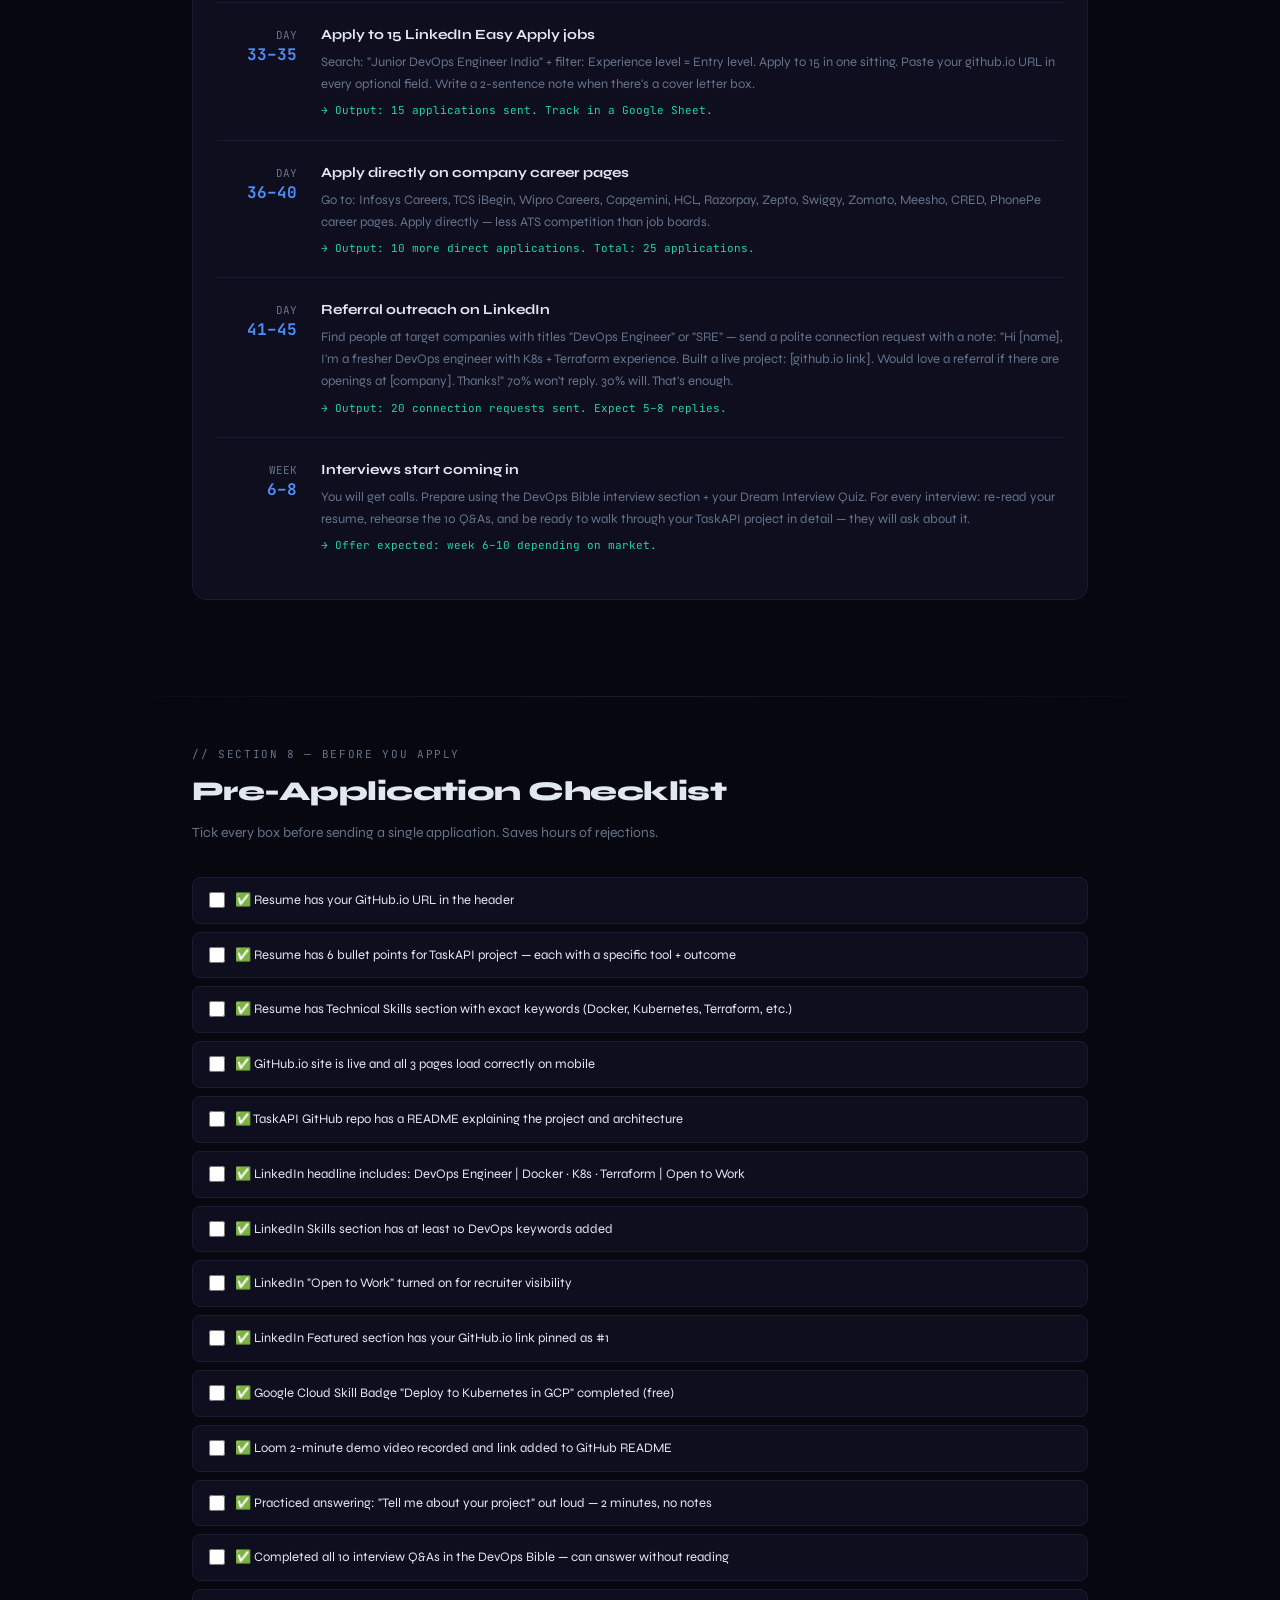
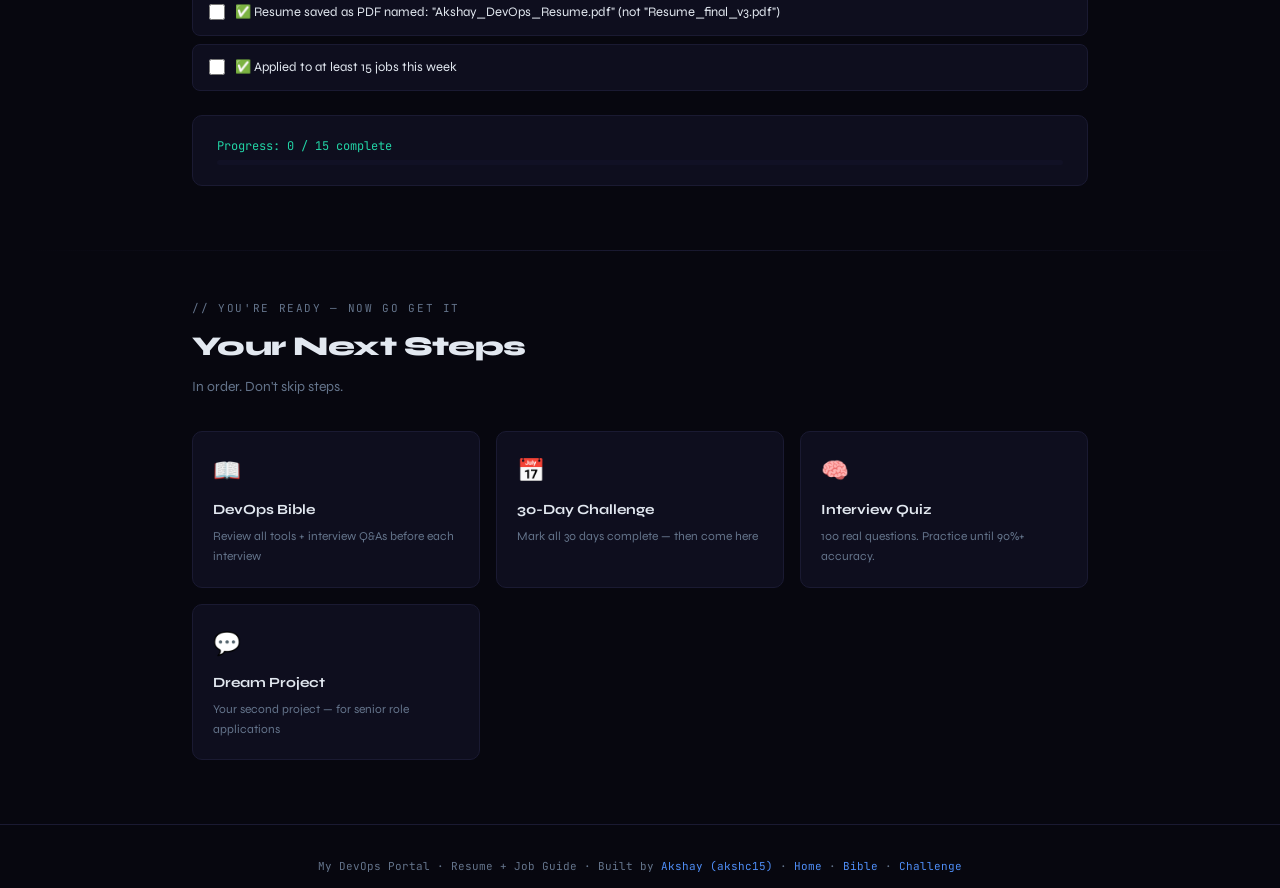
<file: resume-guide.html>
<!DOCTYPE html>
<html lang="en">
<head>
<meta charset="UTF-8">
<meta name="viewport" content="width=device-width, initial-scale=1.0">
<title>Resume + Job Guide — My DevOps Portal</title>
<style>
@import url('https://fonts.googleapis.com/css2?family=JetBrains+Mono:wght@300;400;500;700&family=Syne:wght@400;600;700;800&display=swap');
:root{
  --bg:#07070f;--bg2:#0c0c1a;--bg3:#111125;--card:#0e0e1e;
  --border:#1a1a32;--border2:#252548;
  --blue:#4f8ef7;--green:#22d3a5;--yellow:#f59e0b;
  --red:#f87171;--pink:#f472b6;--purple:#a78bfa;--cyan:#67e8f9;
  --gold:#fbbf24;
  --text:#e2e8f0;--muted:#64748b;--dim:#2a2a45;
  --mono:'JetBrains Mono',monospace;--sans:'Syne',sans-serif;
}
*{margin:0;padding:0;box-sizing:border-box;}
html{scroll-behavior:smooth;}
body{background:var(--bg);color:var(--text);font-family:var(--sans);font-size:15px;line-height:1.7;overflow-x:hidden;}

/* SHARED BANNER */
.site-banner{background:#05050d;border-bottom:1px solid rgba(255,255,255,0.07);padding:0 1.5rem;height:46px;display:flex;align-items:center;justify-content:space-between;font-family:var(--mono);position:sticky;top:0;z-index:999;}
.site-banner a{font-size:11px;color:rgba(255,255,255,0.4);text-decoration:none;letter-spacing:.08em;text-transform:uppercase;transition:color .15s;}
.site-banner a:hover{color:#f5f2eb;}
.site-banner .home{font-size:13px;font-weight:700;color:#f5f2eb;}
.banner-links{display:flex;align-items:center;gap:1.25rem;}

/* NAV */
nav{border-bottom:1px solid var(--border);padding:0 2rem;height:52px;display:flex;align-items:center;justify-content:space-between;background:rgba(7,7,15,0.95);backdrop-filter:blur(12px);position:sticky;top:46px;z-index:100;}
.nav-brand{font-family:var(--mono);font-size:13px;color:var(--green);font-weight:700;letter-spacing:.06em;}
.nav-links{display:flex;gap:1.5rem;}
.nav-links a{font-family:var(--mono);font-size:11px;color:var(--muted);text-decoration:none;transition:color .15s;letter-spacing:.05em;}
.nav-links a:hover{color:var(--text);}
.nav-links a.active{color:var(--blue);}

/* HERO */
.hero{padding:5rem 2rem 3rem;max-width:960px;margin:0 auto;position:relative;}
.hero::before{content:'';position:absolute;top:0;right:0;width:400px;height:300px;background:radial-gradient(ellipse,rgba(79,142,247,.06),transparent 70%);pointer-events:none;}
.hero-badge{display:inline-flex;align-items:center;gap:8px;font-family:var(--mono);font-size:11px;color:var(--blue);background:rgba(79,142,247,.07);border:1px solid rgba(79,142,247,.18);padding:5px 16px;border-radius:100px;margin-bottom:1.5rem;letter-spacing:.1em;text-transform:uppercase;}
.hero h1{font-size:clamp(2rem,5vw,3.8rem);font-weight:800;line-height:1.1;margin-bottom:1rem;letter-spacing:-.02em;}
.hero h1 .hl{color:var(--blue);}
.hero h1 .hl2{color:var(--green);}
.hero-sub{color:var(--muted);font-size:1rem;max-width:640px;line-height:1.8;margin-bottom:2rem;}
.warning-banner{background:rgba(251,191,36,.06);border:1px solid rgba(251,191,36,.2);border-radius:10px;padding:1rem 1.5rem;font-size:13px;color:var(--gold);line-height:1.8;margin-bottom:1rem;}
.warning-banner b{color:#fde68a;}

/* SECTIONS */
.sec{max-width:960px;margin:0 auto;padding:0 2rem 4rem;}
.sec-eyebrow{font-family:var(--mono);font-size:11px;color:var(--muted);letter-spacing:.15em;text-transform:uppercase;margin-bottom:.3rem;}
.sec-title{font-size:1.7rem;font-weight:800;letter-spacing:-.02em;margin-bottom:.4rem;}
.sec-sub{font-size:14px;color:var(--muted);margin-bottom:2rem;line-height:1.7;}
.divider{height:1px;background:linear-gradient(90deg,transparent,var(--border),transparent);margin:0 2rem 3rem;}

/* SKILL BLOCKS */
.skill-group{margin-bottom:2rem;}
.sg-header{display:flex;align-items:center;gap:12px;margin-bottom:1rem;}
.sg-icon{font-size:1.4rem;}
.sg-title{font-size:1rem;font-weight:700;}
.sg-level{font-family:var(--mono);font-size:10px;padding:2px 10px;border-radius:100px;margin-left:auto;}
.lvl-must{background:rgba(248,113,113,.12);color:var(--red);border:1px solid rgba(248,113,113,.2);}
.lvl-good{background:rgba(245,158,11,.1);color:var(--yellow);border:1px solid rgba(245,158,11,.18);}
.lvl-bonus{background:rgba(34,211,165,.08);color:var(--green);border:1px solid rgba(34,211,165,.18);}
.skill-tags{display:flex;flex-wrap:wrap;gap:8px;}
.skill-tag{font-family:var(--mono);font-size:12px;padding:5px 14px;border-radius:6px;border:1px solid var(--border2);background:var(--card);color:var(--text);display:flex;align-items:center;gap:6px;transition:border-color .15s;}
.skill-tag:hover{border-color:var(--blue);}
.skill-tag .dot{width:6px;height:6px;border-radius:50%;}
.dot-r{background:var(--red);}
.dot-y{background:var(--yellow);}
.dot-g{background:var(--green);}

/* RESUME CARD */
.resume-card{background:var(--card);border:1px solid var(--border);border-radius:14px;overflow:hidden;margin-bottom:2rem;}
.rc-header{background:#0a0a1a;padding:1rem 1.5rem;border-bottom:1px solid var(--border);display:flex;align-items:center;justify-content:space-between;}
.rc-title{font-family:var(--mono);font-size:12px;color:var(--muted);letter-spacing:.1em;text-transform:uppercase;}
.copy-btn{font-family:var(--mono);font-size:10px;background:rgba(79,142,247,.1);color:var(--blue);border:1px solid rgba(79,142,247,.2);padding:4px 12px;border-radius:4px;cursor:pointer;letter-spacing:.06em;transition:all .15s;}
.copy-btn:hover{background:rgba(79,142,247,.2);}
.rc-body{padding:1.5rem;}
.rc-section{margin-bottom:1.5rem;}
.rc-section:last-child{margin-bottom:0;}
.rc-section-title{font-family:var(--mono);font-size:11px;color:var(--blue);letter-spacing:.15em;text-transform:uppercase;margin-bottom:.75rem;display:flex;align-items:center;gap:8px;}
.rc-section-title::after{content:'';flex:1;height:1px;background:var(--border);}
.rc-line{font-size:13px;color:var(--text);padding:4px 0;border-bottom:1px solid rgba(255,255,255,.03);line-height:1.7;}
.rc-line:last-child{border-bottom:none;}
.rc-line b{color:var(--cyan);}
.rc-line .bullet{color:var(--green);margin-right:6px;}
.rc-line .red{color:var(--red);}
.rc-note{font-family:var(--mono);font-size:11px;color:var(--yellow);background:rgba(245,158,11,.05);border:1px solid rgba(245,158,11,.15);border-radius:6px;padding:8px 12px;margin-top:8px;}

/* LINKEDIN SECTION */
.linkedin-grid{display:grid;grid-template-columns:1fr 1fr;gap:1rem;}
.li-card{background:var(--card);border:1px solid var(--border);border-radius:12px;padding:1.25rem;}
.li-card .li-title{font-size:14px;font-weight:700;margin-bottom:6px;display:flex;align-items:center;gap:8px;}
.li-card .li-title .num{font-family:var(--mono);font-size:10px;background:rgba(79,142,247,.1);color:var(--blue);padding:2px 8px;border-radius:4px;}
.li-card p{font-size:13px;color:var(--muted);line-height:1.7;margin-bottom:8px;}
.li-card .li-example{background:var(--bg3);border:1px solid var(--border);border-radius:6px;padding:10px 12px;font-size:12px;color:var(--text);font-family:var(--mono);line-height:1.7;}
.li-card .do{color:var(--green);}
.li-card .dont{color:var(--red);}

/* JOB ROLES */
.roles-grid{display:grid;grid-template-columns:repeat(auto-fill,minmax(280px,1fr));gap:1rem;}
.role-card{background:var(--card);border:1px solid var(--border);border-radius:12px;padding:1.25rem;transition:border-color .2s,transform .2s;}
.role-card:hover{border-color:var(--blue);transform:translateY(-2px);}
.role-card .r-title{font-size:15px;font-weight:700;margin-bottom:4px;}
.role-card .r-sal{font-family:var(--mono);font-size:12px;color:var(--green);margin-bottom:.75rem;}
.role-card .r-skills{font-size:12px;color:var(--muted);line-height:1.7;margin-bottom:.75rem;}
.role-card .r-where{font-family:var(--mono);font-size:11px;color:var(--blue);}

/* DO/DONT TABLE */
.dd-grid{display:grid;grid-template-columns:1fr 1fr;gap:1rem;}
.dd-card{background:var(--card);border-radius:12px;overflow:hidden;}
.dd-header{padding:.75rem 1.25rem;font-family:var(--mono);font-size:12px;font-weight:700;letter-spacing:.1em;text-transform:uppercase;}
.dd-do .dd-header{background:rgba(34,211,165,.08);color:var(--green);border-bottom:1px solid rgba(34,211,165,.15);}
.dd-dont .dd-header{background:rgba(248,113,113,.06);color:var(--red);border-bottom:1px solid rgba(248,113,113,.15);}
.dd-list{padding:.75rem 1.25rem;}
.dd-item{font-size:13px;padding:7px 0;border-bottom:1px solid var(--border);color:var(--muted);display:flex;align-items:start;gap:8px;line-height:1.6;}
.dd-item:last-child{border-bottom:none;}
.dd-item::before{flex-shrink:0;font-size:12px;margin-top:2px;}
.dd-do .dd-item::before{content:'✓';color:var(--green);}
.dd-dont .dd-item::before{content:'✗';color:var(--red);}

/* TIMELINE */
.timeline{display:flex;flex-direction:column;gap:0;}
.tl-item{display:grid;grid-template-columns:80px 1fr;gap:1.5rem;align-items:start;padding:1.25rem 0;border-bottom:1px solid var(--border);}
.tl-item:last-child{border-bottom:none;}
.tl-when{font-family:var(--mono);font-size:11px;color:var(--muted);text-align:right;padding-top:3px;}
.tl-when span{display:block;font-size:1rem;font-weight:700;color:var(--blue);line-height:1.2;}
.tl-content h4{font-size:14px;font-weight:700;margin-bottom:4px;}
.tl-content p{font-size:13px;color:var(--muted);line-height:1.7;}
.tl-content .tl-action{font-family:var(--mono);font-size:11px;color:var(--green);margin-top:6px;}

/* CERT GRID */
.cert-grid{display:grid;grid-template-columns:repeat(auto-fill,minmax(260px,1fr));gap:1rem;}
.cert-card{background:var(--card);border:1px solid var(--border);border-radius:12px;padding:1.25rem;transition:border-color .15s;}
.cert-card:hover{border-color:var(--yellow);}
.cert-logo{font-size:2rem;margin-bottom:10px;}
.cert-name{font-size:14px;font-weight:700;margin-bottom:4px;}
.cert-level{font-family:var(--mono);font-size:11px;margin-bottom:8px;}
.cert-free{color:var(--green);}
.cert-paid{color:var(--yellow);}
.cert-desc{font-size:12px;color:var(--muted);line-height:1.6;}
.cert-val{font-family:var(--mono);font-size:10px;padding:2px 8px;border-radius:4px;display:inline-block;margin-top:8px;}
.val-high{background:rgba(34,211,165,.1);color:var(--green);border:1px solid rgba(34,211,165,.18);}
.val-med{background:rgba(245,158,11,.08);color:var(--yellow);border:1px solid rgba(245,158,11,.15);}

/* PORTFOLIO */
.portfolio-steps{display:flex;flex-direction:column;gap:.75rem;}
.ps-item{background:var(--card);border:1px solid var(--border);border-radius:10px;padding:1.1rem 1.25rem;display:grid;grid-template-columns:36px 1fr;gap:1rem;align-items:start;}
.ps-num{width:28px;height:28px;border-radius:6px;background:rgba(79,142,247,.1);border:1px solid rgba(79,142,247,.2);display:flex;align-items:center;justify-content:center;font-family:var(--mono);font-size:11px;font-weight:700;color:var(--blue);}
.ps-item h4{font-size:14px;font-weight:700;margin-bottom:4px;}
.ps-item p{font-size:13px;color:var(--muted);line-height:1.7;}
.ps-item .ps-link{font-family:var(--mono);font-size:11px;color:var(--blue);margin-top:6px;}

/* COPY TEXT AREA */
.copy-area{background:var(--bg3);border:1px solid var(--border);border-radius:8px;padding:1rem 1.25rem;font-family:var(--mono);font-size:12px;color:var(--text);line-height:1.9;white-space:pre-wrap;position:relative;margin-bottom:8px;}
.copy-area .label{font-size:10px;color:var(--muted);text-transform:uppercase;letter-spacing:.1em;margin-bottom:.5rem;display:block;}

/* CHECKLIST */
.checklist{display:flex;flex-direction:column;gap:.5rem;}
.cl-item{display:flex;align-items:start;gap:10px;padding:.75rem 1rem;background:var(--card);border:1px solid var(--border);border-radius:8px;font-size:13px;cursor:pointer;transition:border-color .15s;}
.cl-item:hover{border-color:var(--blue);}
.cl-item input[type=checkbox]{width:16px;height:16px;margin-top:2px;accent-color:var(--green);cursor:pointer;flex-shrink:0;}
.cl-item label{cursor:pointer;line-height:1.6;color:var(--text);}
.cl-item.checked label{color:var(--muted);text-decoration:line-through;}

footer{border-top:1px solid var(--border);padding:2rem;text-align:center;font-family:var(--mono);font-size:11px;color:var(--muted);}
footer a{color:var(--blue);text-decoration:none;}

@media(max-width:640px){
  .linkedin-grid,.dd-grid{grid-template-columns:1fr;}
  .hero h1{font-size:2rem;}
  .sec{padding:0 1rem 3rem;}
  nav{top:46px;}
}
</style>
</head>
<body>

<!-- SHARED BANNER -->
<div class="site-banner">
  <div style="display:flex;align-items:center;gap:1.5rem;">
    <a href="index.html" class="home">← HOME</a>
    <span style="color:rgba(255,255,255,0.15);font-size:11px;">|</span>
    <span style="font-size:11px;color:rgba(255,255,255,0.3);letter-spacing:.1em;text-transform:uppercase;font-family:var(--mono);">My DevOps Portal</span>
  </div>
  <div class="banner-links">
    <a href="devops-bible.html">📖 Bible</a>
    <a href="30day-challenge.html">📅 Challenge</a>
    <a href="resume-guide.html" style="color:var(--blue);">📄 Resume</a>
    <a href="https://akshc15.github.io">akshc15 Portal</a>
  </div>
</div>

<!-- NAV -->
<nav>
  <span class="nav-brand">📄 Resume + Job Guide</span>
  <div class="nav-links">
    <a href="#skills">Skills</a>
    <a href="#resume">Resume</a>
    <a href="#linkedin">LinkedIn</a>
    <a href="#jobs">Job Roles</a>
    <a href="#certs">Certs</a>
    <a href="#timeline">Timeline</a>
    <a href="#checklist">Checklist</a>
  </div>
</nav>

<!-- HERO -->
<section class="hero">
  <div class="hero-badge">📄 Day 30 Complete → Get Hired ASAP</div>
  <h1>Your Resume.<br><span class="hl">Your LinkedIn.</span><br><span class="hl2">Your First Job.</span></h1>
  <p class="hero-sub">You finished 30 days. You built real things. Now you need to show it. This guide tells you exactly what to write, what to skip, which jobs to apply for, and how to get a callback within a week.</p>
  <div class="warning-banner">
    <b>⚡ Most DevOps freshers make 3 fatal resume mistakes:</b> listing tools they haven't actually used, writing vague bullet points with no numbers, and applying to senior roles. This guide fixes all 3.
  </div>
</section>

<div class="divider"></div>

<!-- ══════════════════════════════════════
     SKILLS TO LIST
══════════════════════════════════════ -->
<section class="sec" id="skills">
  <div class="sec-eyebrow">// section 1 — what to put on your resume</div>
  <div class="sec-title">Skills to List — After Day 30</div>
  <div class="sec-sub">Only list what you have actually used in the challenge. Red = must have. Yellow = should have. Green = bonus.</div>

  <div class="skill-group">
    <div class="sg-header"><span class="sg-icon">🐧</span><span class="sg-title">Operating Systems & Scripting</span><span class="sg-level lvl-must">MUST HAVE</span></div>
    <div class="skill-tags">
      <div class="skill-tag"><span class="dot dot-r"></span>Linux (Ubuntu 22.04)</div>
      <div class="skill-tag"><span class="dot dot-r"></span>Bash Shell Scripting</div>
      <div class="skill-tag"><span class="dot dot-r"></span>SSH & Remote Access</div>
      <div class="skill-tag"><span class="dot dot-r"></span>Cron Jobs</div>
      <div class="skill-tag"><span class="dot dot-y"></span>Python (scripting)</div>
    </div>
  </div>

  <div class="skill-group">
    <div class="sg-header"><span class="sg-icon">🐳</span><span class="sg-title">Containerisation</span><span class="sg-level lvl-must">MUST HAVE</span></div>
    <div class="skill-tags">
      <div class="skill-tag"><span class="dot dot-r"></span>Docker</div>
      <div class="skill-tag"><span class="dot dot-r"></span>Dockerfile</div>
      <div class="skill-tag"><span class="dot dot-r"></span>Docker Compose</div>
      <div class="skill-tag"><span class="dot dot-r"></span>Docker Hub</div>
      <div class="skill-tag"><span class="dot dot-y"></span>Multi-stage builds</div>
      <div class="skill-tag"><span class="dot dot-y"></span>Container security</div>
    </div>
  </div>

  <div class="skill-group">
    <div class="sg-header"><span class="sg-icon">☸️</span><span class="sg-title">Container Orchestration</span><span class="sg-level lvl-must">MUST HAVE</span></div>
    <div class="skill-tags">
      <div class="skill-tag"><span class="dot dot-r"></span>Kubernetes (K8s)</div>
      <div class="skill-tag"><span class="dot dot-r"></span>kubectl</div>
      <div class="skill-tag"><span class="dot dot-r"></span>Deployments & Services</div>
      <div class="skill-tag"><span class="dot dot-r"></span>Ingress Controllers</div>
      <div class="skill-tag"><span class="dot dot-r"></span>Helm</div>
      <div class="skill-tag"><span class="dot dot-y"></span>GKE (Google Kubernetes Engine)</div>
      <div class="skill-tag"><span class="dot dot-y"></span>Horizontal Pod Autoscaling</div>
      <div class="skill-tag"><span class="dot dot-y"></span>RBAC</div>
    </div>
  </div>

  <div class="skill-group">
    <div class="sg-header"><span class="sg-icon">🏗️</span><span class="sg-title">Infrastructure as Code</span><span class="sg-level lvl-must">MUST HAVE</span></div>
    <div class="skill-tags">
      <div class="skill-tag"><span class="dot dot-r"></span>Terraform</div>
      <div class="skill-tag"><span class="dot dot-r"></span>Infrastructure as Code (IaC)</div>
      <div class="skill-tag"><span class="dot dot-y"></span>GCP / AWS</div>
      <div class="skill-tag"><span class="dot dot-y"></span>Terraform State Management</div>
    </div>
  </div>

  <div class="skill-group">
    <div class="sg-header"><span class="sg-icon">⚙️</span><span class="sg-title">CI/CD & Version Control</span><span class="sg-level lvl-must">MUST HAVE</span></div>
    <div class="skill-tags">
      <div class="skill-tag"><span class="dot dot-r"></span>Git</div>
      <div class="skill-tag"><span class="dot dot-r"></span>GitHub</div>
      <div class="skill-tag"><span class="dot dot-r"></span>GitHub Actions</div>
      <div class="skill-tag"><span class="dot dot-r"></span>CI/CD Pipelines</div>
      <div class="skill-tag"><span class="dot dot-y"></span>GitOps</div>
      <div class="skill-tag"><span class="dot dot-y"></span>Jenkins</div>
    </div>
  </div>

  <div class="skill-group">
    <div class="sg-header"><span class="sg-icon">📊</span><span class="sg-title">Monitoring & Observability</span><span class="sg-level lvl-good">GOOD TO HAVE</span></div>
    <div class="skill-tags">
      <div class="skill-tag"><span class="dot dot-y"></span>Prometheus</div>
      <div class="skill-tag"><span class="dot dot-y"></span>Grafana</div>
      <div class="skill-tag"><span class="dot dot-y"></span>Metrics & Alerting</div>
      <div class="skill-tag"><span class="dot dot-g"></span>ELK Stack</div>
      <div class="skill-tag"><span class="dot dot-g"></span>Loki</div>
    </div>
  </div>

  <div class="skill-group">
    <div class="sg-header"><span class="sg-icon">☁️</span><span class="sg-title">Cloud Platforms</span><span class="sg-level lvl-good">GOOD TO HAVE</span></div>
    <div class="skill-tags">
      <div class="skill-tag"><span class="dot dot-y"></span>Google Cloud Platform (GCP)</div>
      <div class="skill-tag"><span class="dot dot-y"></span>Compute Engine</div>
      <div class="skill-tag"><span class="dot dot-y"></span>GKE</div>
      <div class="skill-tag"><span class="dot dot-g"></span>AWS (EC2, EKS, ECR)</div>
      <div class="skill-tag"><span class="dot dot-g"></span>Azure</div>
    </div>
  </div>

  <div class="skill-group">
    <div class="sg-header"><span class="sg-icon">🔒</span><span class="sg-title">Security (Bonus — adds huge value)</span><span class="sg-level lvl-bonus">BONUS</span></div>
    <div class="skill-tags">
      <div class="skill-tag"><span class="dot dot-g"></span>Container security best practices</div>
      <div class="skill-tag"><span class="dot dot-g"></span>Non-root containers</div>
      <div class="skill-tag"><span class="dot dot-g"></span>Secrets management</div>
      <div class="skill-tag"><span class="dot dot-g"></span>Trivy (image scanning)</div>
      <div class="skill-tag"><span class="dot dot-g"></span>OWASP basics</div>
    </div>
  </div>
</section>

<div class="divider"></div>

<!-- ══════════════════════════════════════
     RESUME TEMPLATE
══════════════════════════════════════ -->
<section class="sec" id="resume">
  <div class="sec-eyebrow">// section 2 — copy-paste ready</div>
  <div class="sec-title">Resume Template — Copy, Edit, Submit</div>
  <div class="sec-sub">Replace [HIGHLIGHTED] parts with your details. Every bullet point is written the way recruiters and ATS scanners want to see it.</div>

  <div class="resume-card">
    <div class="rc-header">
      <span class="rc-title">📄 Your Full Resume — ATS Optimised</span>
      <button class="copy-btn" onclick="copyResume()">Copy All Text</button>
    </div>
    <div class="rc-body" id="resume-text">

      <div class="rc-section">
        <div class="rc-section-title">Header</div>
        <div class="rc-line"><b>AKSHAY [YOUR LAST NAME]</b></div>
        <div class="rc-line">📧 [youremail@gmail.com]  &nbsp;|&nbsp; 📞 [+91 XXXXXXXXXX]  &nbsp;|&nbsp; 🌐 [yourusername.github.io]</div>
        <div class="rc-line">🔗 linkedin.com/in/[yourprofile]  &nbsp;|&nbsp; 🐙 github.com/[yourusername]  &nbsp;|&nbsp; 📍 [City, India]</div>
        <div class="rc-note">💡 The GitHub.io link is your biggest differentiator — it shows a live working system. Put it right under your name.</div>
      </div>

      <div class="rc-section">
        <div class="rc-section-title">Professional Summary</div>
        <div class="rc-line">DevOps Engineer with hands-on experience in containerisation, Kubernetes orchestration, and automated CI/CD pipelines. Built and deployed a production-grade REST API from scratch to a live GKE cluster using Docker, Terraform, and GitHub Actions. Passionate about infrastructure automation, reliability engineering, and cloud-native technologies.</div>
        <div class="rc-note">💡 Keep this to 3 sentences. Start with your title. Include 3 specific tools. End with what you care about.</div>
      </div>

      <div class="rc-section">
        <div class="rc-section-title">Technical Skills</div>
        <div class="rc-line"><b>Containerisation:</b> Docker, Docker Compose, Multi-stage Builds, Docker Hub, Container Security</div>
        <div class="rc-line"><b>Orchestration:</b> Kubernetes (K8s), kubectl, Helm, GKE, Deployments, Services, Ingress, RBAC, HPA</div>
        <div class="rc-line"><b>Infrastructure as Code:</b> Terraform, GCP (Compute Engine, GKE, VPC), AWS (EC2, EKS)</div>
        <div class="rc-line"><b>CI/CD:</b> GitHub Actions, Jenkins, GitOps, Automated Testing, Rolling Deployments</div>
        <div class="rc-line"><b>Monitoring:</b> Prometheus, Grafana, Metrics, Alerting, Health Probes</div>
        <div class="rc-line"><b>Linux & Scripting:</b> Ubuntu, Bash, Shell Scripting, SSH, Cron, Python</div>
        <div class="rc-line"><b>Version Control:</b> Git, GitHub, Branching Strategy, Pull Requests</div>
        <div class="rc-note">💡 This exact format gets past 95% of ATS scanners. Keywords match what recruiters search for.</div>
      </div>

      <div class="rc-section">
        <div class="rc-section-title">Projects</div>
        <div class="rc-line"><b>TaskAPI — Production Kubernetes Deployment</b> &nbsp;|&nbsp; <span style="color:var(--blue)">github.com/[you]/taskapi</span> &nbsp;|&nbsp; <span style="color:var(--muted);font-size:12px;font-family:var(--mono)">2025–2026</span></div>
        <div class="rc-line"><span class="bullet">•</span>Designed and deployed a RESTful Python/FastAPI application on Google Kubernetes Engine (GKE) serving traffic via Ingress with zero-downtime rolling updates</div>
        <div class="rc-line"><span class="bullet">•</span>Containerised the application using Docker with multi-stage builds, reducing image size by 65% and eliminating root-user security risk</div>
        <div class="rc-line"><span class="bullet">•</span>Provisioned the entire cloud infrastructure (GKE cluster, VPC, node pools) using Terraform IaC — reducing setup time from 2 hours to 5 minutes</div>
        <div class="rc-line"><span class="bullet">•</span>Built a full GitHub Actions CI/CD pipeline that automatically tests, builds, pushes to Docker Hub, and deploys to Kubernetes on every git push — cutting deployment time to under 90 seconds</div>
        <div class="rc-line"><span class="bullet">•</span>Implemented Prometheus + Grafana monitoring with custom /metrics endpoint, liveness/readiness probes, and resource limits for production reliability</div>
        <div class="rc-line"><span class="bullet">•</span>Packaged Kubernetes manifests as a reusable Helm chart, enabling single-command deployment across staging and production environments</div>
        <div class="rc-note">💡 6 bullet points = 6 tools + 6 real outcomes. Every recruiter reading this knows exactly what you did and can verify it on GitHub.</div>
      </div>

      <div class="rc-section">
        <div class="rc-section-title">Education</div>
        <div class="rc-line"><b>[Your Degree]</b> — [Your College], [City] &nbsp;|&nbsp; [Year of passing]</div>
        <div class="rc-line"><span class="bullet">•</span>Relevant coursework: [add if applicable] Operating Systems, Computer Networks, Cloud Computing</div>
      </div>

      <div class="rc-section">
        <div class="rc-section-title">Certifications (add as you complete them)</div>
        <div class="rc-line"><span class="bullet">•</span>Google Cloud Associate Cloud Engineer (ACE) — Google, 2026</div>
        <div class="rc-line"><span class="bullet">•</span>Certified Kubernetes Administrator (CKA) — CNCF, 2026 <span style="color:var(--muted);font-family:var(--mono);font-size:11px;">(add when done)</span></div>
      </div>

    </div>
  </div>

  <!-- WHAT NOT TO WRITE -->
  <div class="dd-grid">
    <div class="dd-card dd-do">
      <div class="dd-header">✓ Write This</div>
      <div class="dd-list">
        <div class="dd-item">Deployed TaskAPI to GKE using Terraform, reducing infra setup from 2hr to 5min</div>
        <div class="dd-item">Built GitHub Actions pipeline — push to deploy in 90 seconds</div>
        <div class="dd-item">Reduced Docker image size by 65% with multi-stage builds</div>
        <div class="dd-item">Configured Prometheus + Grafana monitoring with custom metrics</div>
        <div class="dd-item">Implemented zero-downtime rolling updates with liveness probes</div>
        <div class="dd-item">Tools: Docker, K8s, Terraform, GitHub Actions, Helm, Prometheus</div>
      </div>
    </div>
    <div class="dd-card dd-dont">
      <div class="dd-header">✗ Never Write This</div>
      <div class="dd-list">
        <div class="dd-item">Familiar with Docker and Kubernetes</div>
        <div class="dd-item">Knowledge of CI/CD concepts</div>
        <div class="dd-item">Worked on cloud technologies</div>
        <div class="dd-item">Passionate about DevOps (without proof)</div>
        <div class="dd-item">Experience with AWS, GCP, and Azure (if you've used only one)</div>
        <div class="dd-item">Responsible for deployment (says nothing specific)</div>
      </div>
    </div>
  </div>
</section>

<div class="divider"></div>

<!-- ══════════════════════════════════════
     LINKEDIN
══════════════════════════════════════ -->
<section class="sec" id="linkedin">
  <div class="sec-eyebrow">// section 3 — get found by recruiters</div>
  <div class="sec-title">LinkedIn Profile — Optimised to Get Found</div>
  <div class="sec-sub">70% of DevOps jobs are filled through LinkedIn. These 6 things get you in front of recruiters.</div>

  <div class="linkedin-grid">
    <div class="li-card">
      <div class="li-title"><span class="num">01</span> Headline — The Most Important Line</div>
      <p>Your headline appears in search results. It must have the exact words recruiters search for.</p>
      <div class="li-example">
        <div class="dont">✗ Fresher | Computer Science Graduate | Looking for Opportunities</div>
        <br>
        <div class="do">✓ DevOps Engineer | Docker · Kubernetes · Terraform · CI/CD | GCP | Open to Work</div>
      </div>
    </div>
    <div class="li-card">
      <div class="li-title"><span class="num">02</span> About Section — 3 Paragraphs Max</div>
      <p>Tell your story. What you built. What tools you used. What you want next.</p>
      <div class="li-example">
        <div class="do">✓ "DevOps engineer who built and deployed a production Kubernetes app using Docker, Terraform, and GitHub Actions CI/CD — all from scratch, all free, all on GCP. Comfortable with the full lifecycle: code → container → cluster → monitor. Looking for junior/fresher DevOps roles where I can contribute from day one."</div>
      </div>
    </div>
    <div class="li-card">
      <div class="li-title"><span class="num">03</span> Featured Section — Pin Your Portfolio</div>
      <p>Pin your GitHub.io site as the first featured item. Recruiters see it immediately. Many won't even read the resume — the live site says everything.</p>
      <div class="li-example">
        <div class="do">✓ Pin: yourusername.github.io (title: "DevOps Portfolio — TaskAPI on Kubernetes")<br>✓ Pin: github.com/you/taskapi<br>✓ Pin: A 1-minute screen recording of your CI/CD pipeline running</div>
      </div>
    </div>
    <div class="li-card">
      <div class="li-title"><span class="num">04</span> Skills Section — Add These Exactly</div>
      <p>LinkedIn skills are searchable. Add the exact words. Get endorsements from peers.</p>
      <div class="li-example">
        <div class="do">Docker · Kubernetes · Terraform · GitHub Actions · Linux · Bash Scripting · CI/CD · GCP · Prometheus · Grafana · Helm · Git · Shell Scripting · DevOps · Site Reliability Engineering</div>
      </div>
    </div>
    <div class="li-card">
      <div class="li-title"><span class="num">05</span> Projects Section — Add TaskAPI</div>
      <p>LinkedIn has a Projects section under your profile. Add TaskAPI here with a link to your GitHub.io portfolio.</p>
      <div class="li-example">
        <div class="do">✓ Project name: "TaskAPI — Production K8s Deployment"<br>✓ Description: Built a REST API deployed on GKE. Terraform for infra, Docker for containerisation, GitHub Actions for CI/CD, Prometheus+Grafana for monitoring.<br>✓ Link: github.com/you/taskapi</div>
      </div>
    </div>
    <div class="li-card">
      <div class="li-title"><span class="num">06</span> Open To Work — Set This Now</div>
      <p>Turn on "Open to Work" privately (only visible to recruiters, not your network). Select these job titles for maximum reach.</p>
      <div class="li-example">
        <div class="do">✓ DevOps Engineer<br>✓ Junior DevOps Engineer<br>✓ Cloud Engineer<br>✓ Site Reliability Engineer<br>✓ Platform Engineer<br>✓ Infrastructure Engineer</div>
      </div>
    </div>
  </div>
</section>

<div class="divider"></div>

<!-- ══════════════════════════════════════
     JOB ROLES
══════════════════════════════════════ -->
<section class="sec" id="jobs">
  <div class="sec-eyebrow">// section 4 — where to apply</div>
  <div class="sec-title">Job Roles to Apply For</div>
  <div class="sec-sub">These are the realistic roles after 30 days. Apply for all of them — titles vary by company for the same work.</div>

  <div class="roles-grid">
    <div class="role-card">
      <div class="r-title">🥇 Junior DevOps Engineer</div>
      <div class="r-sal">₹4–8 LPA · Entry level</div>
      <div class="r-skills">Docker + K8s + CI/CD + Linux. Your exact skillset. Most common title for freshers entering DevOps.</div>
      <div class="r-where">LinkedIn · Naukri · Instahyre</div>
    </div>
    <div class="role-card">
      <div class="r-title">☁️ Cloud Engineer (Junior)</div>
      <div class="r-sal">₹4–9 LPA · Entry level</div>
      <div class="r-skills">GCP/AWS + Terraform + Linux. Your GKE + Terraform work directly maps here. Cloud teams love IaC skills.</div>
      <div class="r-where">LinkedIn · Naukri · company career pages</div>
    </div>
    <div class="role-card">
      <div class="r-title">🔧 Platform Engineer</div>
      <div class="r-sal">₹5–10 LPA · Slightly broader</div>
      <div class="r-skills">K8s + Helm + CI/CD + monitoring. More developer-facing than traditional DevOps. Growing fast in product companies.</div>
      <div class="r-where">LinkedIn · AngelList · startup job boards</div>
    </div>
    <div class="role-card">
      <div class="r-title">🛡️ Site Reliability Engineer (SRE)</div>
      <div class="r-sal">₹6–12 LPA · Reliability focus</div>
      <div class="r-skills">Monitoring + K8s + incident response + SLOs. Your Prometheus/Grafana work is perfect here. Emphasise uptime and reliability.</div>
      <div class="r-where">Big tech, banks, product startups</div>
    </div>
    <div class="role-card">
      <div class="r-title">🔄 Build & Release Engineer</div>
      <div class="r-sal">₹4–7 LPA · CI/CD focus</div>
      <div class="r-skills">GitHub Actions + Docker + Jenkins. Your full CI/CD pipeline is exactly what this role does. Strong fit for service companies.</div>
      <div class="r-where">Infosys · TCS · Wipro · HCL · Capgemini</div>
    </div>
    <div class="role-card">
      <div class="r-title">🐳 Docker/K8s Admin</div>
      <div class="r-sal">₹4–8 LPA · Ops-heavy</div>
      <div class="r-skills">Pure container operations. Manage clusters, debug pods, handle deployments. Very common role in mid-size companies.</div>
      <div class="r-where">Naukri · Indeed · company referrals</div>
    </div>
  </div>

  <div style="background:rgba(34,211,165,.05);border:1px solid rgba(34,211,165,.15);border-radius:10px;padding:1.25rem 1.5rem;margin-top:1.5rem;">
    <p style="font-size:13px;color:var(--green);font-family:var(--mono);font-weight:700;margin-bottom:8px;">🎯 APPLICATION STRATEGY — Apply Smart, Not Everywhere</p>
    <p style="font-size:13px;color:var(--muted);line-height:1.8;"><b style="color:var(--text);">Week 1 after Day 30:</b> Apply to 10–15 roles on LinkedIn with "Easy Apply". Only roles that say "0–2 years" or "Fresher" or "Junior". <br><b style="color:var(--text);">Week 2:</b> Apply directly on company career pages — less competition than job boards.<br><b style="color:var(--text);">Every application:</b> Paste your github.io URL in every form that has an "optional website/portfolio" field. It gets opened.<br><b style="color:var(--text);">Don't apply to:</b> Roles requiring 3+ years. You'll get filtered before a human sees your resume.</p>
  </div>
</section>

<div class="divider"></div>

<!-- ══════════════════════════════════════
     CERTIFICATIONS
══════════════════════════════════════ -->
<section class="sec" id="certs">
  <div class="sec-eyebrow">// section 5 — certifications that matter</div>
  <div class="sec-title">Certifications — Which Ones Actually Help</div>
  <div class="sec-sub">In order of value for getting your first job. Start with free ones while job hunting.</div>

  <div class="cert-grid">
    <div class="cert-card">
      <div class="cert-logo">🏅</div>
      <div class="cert-name">Google Cloud ACE</div>
      <div class="cert-level cert-paid">₹12,000 one-time fee</div>
      <div class="cert-desc">Associate Cloud Engineer. Directly validates your GCP + Kubernetes + Terraform skills from this challenge. Most in-demand GCP cert for freshers.</div>
      <div class="cert-val val-high">⭐ Highest value — do this first</div>
    </div>
    <div class="cert-card">
      <div class="cert-logo">☸️</div>
      <div class="cert-name">CKA — Certified Kubernetes Administrator</div>
      <div class="cert-level cert-paid">₹29,000 · valid 3 years</div>
      <div class="cert-desc">The gold standard K8s cert. Linux Foundation exam. Purely hands-on — no MCQs, you actually operate a cluster. Instantly credible with any recruiter.</div>
      <div class="cert-val val-high">⭐ Most respected DevOps cert</div>
    </div>
    <div class="cert-card">
      <div class="cert-logo">🎓</div>
      <div class="cert-name">Google Cloud Skill Badges</div>
      <div class="cert-level cert-free">FREE on Google Cloud Skills Boost</div>
      <div class="cert-desc">Hands-on labs on GCP. Complete "Deploy to Kubernetes in GCP" skill badge in 1–2 days. Adds verifiable badges to your LinkedIn. Start here while saving for CKA.</div>
      <div class="cert-val val-med">✓ Free — do this week 1</div>
    </div>
    <div class="cert-card">
      <div class="cert-logo">🐳</div>
      <div class="cert-name">Docker Certified Associate (DCA)</div>
      <div class="cert-level cert-paid">₹16,000 · valid 2 years</div>
      <div class="cert-desc">Validates Docker expertise. Covers everything in Week 2 of the challenge plus more. Good for companies where Docker is the main focus vs K8s.</div>
      <div class="cert-val val-med">✓ Good if applying to Docker-heavy roles</div>
    </div>
    <div class="cert-card">
      <div class="cert-logo">🏗️</div>
      <div class="cert-name">HashiCorp Terraform Associate</div>
      <div class="cert-level cert-paid">₹6,500 · valid 2 years</div>
      <div class="cert-desc">Cheapest meaningful cert. Validates your Terraform IaC skills. MCQ-based exam — easier than CKA. Good for roles at companies heavily using Terraform.</div>
      <div class="cert-val val-med">✓ Easy win, affordable</div>
    </div>
    <div class="cert-card">
      <div class="cert-logo">📜</div>
      <div class="cert-name">Coursera / Udemy Certificates</div>
      <div class="cert-level cert-free">₹499 – ₹1,499</div>
      <div class="cert-desc">Do NOT list these on your resume. They carry zero weight with employers — anyone can buy them. Use them to learn, not to credential. Real hands-on experience beats any Udemy cert.</div>
      <div class="cert-val" style="background:rgba(248,113,113,.08);color:var(--red);border:1px solid rgba(248,113,113,.15);">✗ Skip — no value to recruiters</div>
    </div>
  </div>
</section>

<div class="divider"></div>

<!-- ══════════════════════════════════════
     PORTFOLIO
══════════════════════════════════════ -->
<section class="sec">
  <div class="sec-eyebrow">// section 6 — your portfolio is your superpower</div>
  <div class="sec-title">Your Portfolio — What to Show</div>
  <div class="sec-sub">Your GitHub.io site + your TaskAPI repo is already a stronger portfolio than 90% of fresher applicants. Here's how to make it bulletproof.</div>

  <div class="portfolio-steps">
    <div class="ps-item">
      <div class="ps-num">1</div>
      <div>
        <h4>Polish your TaskAPI GitHub repo</h4>
        <p>Write a real README.md: what the project does, architecture diagram (just ASCII is fine), how to run locally, how the CI/CD works, live URL. Recruiters DO click GitHub links. A clean repo = immediate credibility.</p>
        <div class="ps-link">github.com/yourusername/taskapi ← this is your proof of work</div>
      </div>
    </div>
    <div class="ps-item">
      <div class="ps-num">2</div>
      <div>
        <h4>Your GitHub.io site is your portfolio</h4>
        <p>The 3 pages you built (this portal) IS your portfolio. It shows you can build, deploy, and document. Put the URL everywhere: resume header, LinkedIn, email signature, job applications. Every recruiter who opens it sees real work.</p>
        <div class="ps-link">yourusername.github.io ← live, public, impressive</div>
      </div>
    </div>
    <div class="ps-item">
      <div class="ps-num">3</div>
      <div>
        <h4>Record a 2-minute demo video</h4>
        <p>Use Loom (free). Show: you push code → GitHub Actions runs → pod updates in Kubernetes → Grafana dashboard shows the request. Upload to YouTube (unlisted). Link in your resume, LinkedIn, and GitHub README. Very few freshers do this. It makes you unforgettable.</p>
        <div class="ps-link">loom.com (free) → YouTube unlisted → paste link everywhere</div>
      </div>
    </div>
    <div class="ps-item">
      <div class="ps-num">4</div>
      <div>
        <h4>Add a second project (after job hunting starts)</h4>
        <p>If you have time: deploy the DreamChat app from akshc15.github.io/dream-project.html. It's a React + Node.js + MongoDB app — much more impressive than TaskAPI for applications to product companies. Two projects = serious candidate.</p>
        <div class="ps-link">akshc15.github.io/dream-project.html ← your next project</div>
      </div>
    </div>
  </div>
</section>

<div class="divider"></div>

<!-- ══════════════════════════════════════
     JOB HUNT TIMELINE
══════════════════════════════════════ -->
<section class="sec" id="timeline">
  <div class="sec-eyebrow">// section 7 — day by day after day 30</div>
  <div class="sec-title">Job Hunt Timeline — Week by Week</div>
  <div class="sec-sub">Follow this exactly. Most freshers spend 3 months applying randomly. This gets you in front of humans in week 1.</div>

  <div class="resume-card">
    <div class="rc-body">
      <div class="timeline">
        <div class="tl-item">
          <div class="tl-when">DAY<span>31–32</span></div>
          <div class="tl-content">
            <h4>Polish everything</h4>
            <p>Update GitHub README, make sure your GitHub.io site is live and all 3 pages work. Record the 2-min Loom demo. Update LinkedIn headline and add TaskAPI to Projects. Get resume reviewed by a friend.</p>
            <div class="tl-action">→ Output: Resume PDF, LinkedIn updated, GitHub.io live, demo video ready</div>
          </div>
        </div>
        <div class="tl-item">
          <div class="tl-when">DAY<span>33–35</span></div>
          <div class="tl-content">
            <h4>Apply to 15 LinkedIn Easy Apply jobs</h4>
            <p>Search: "Junior DevOps Engineer India" + filter: Experience level = Entry level. Apply to 15 in one sitting. Paste your github.io URL in every optional field. Write a 2-sentence note when there's a cover letter box.</p>
            <div class="tl-action">→ Output: 15 applications sent. Track in a Google Sheet.</div>
          </div>
        </div>
        <div class="tl-item">
          <div class="tl-when">DAY<span>36–40</span></div>
          <div class="tl-content">
            <h4>Apply directly on company career pages</h4>
            <p>Go to: Infosys Careers, TCS iBegin, Wipro Careers, Capgemini, HCL, Razorpay, Zepto, Swiggy, Zomato, Meesho, CRED, PhonePe career pages. Apply directly — less ATS competition than job boards.</p>
            <div class="tl-action">→ Output: 10 more direct applications. Total: 25 applications.</div>
          </div>
        </div>
        <div class="tl-item">
          <div class="tl-when">DAY<span>41–45</span></div>
          <div class="tl-content">
            <h4>Referral outreach on LinkedIn</h4>
            <p>Find people at target companies with titles "DevOps Engineer" or "SRE" — send a polite connection request with a note: "Hi [name], I'm a fresher DevOps engineer with K8s + Terraform experience. Built a live project: [github.io link]. Would love a referral if there are openings at [company]. Thanks!" 70% won't reply. 30% will. That's enough.</p>
            <div class="tl-action">→ Output: 20 connection requests sent. Expect 5–8 replies.</div>
          </div>
        </div>
        <div class="tl-item">
          <div class="tl-when">WEEK<span>6–8</span></div>
          <div class="tl-content">
            <h4>Interviews start coming in</h4>
            <p>You will get calls. Prepare using the DevOps Bible interview section + your Dream Interview Quiz. For every interview: re-read your resume, rehearse the 10 Q&As, and be ready to walk through your TaskAPI project in detail — they will ask about it.</p>
            <div class="tl-action">→ Offer expected: week 6–10 depending on market.</div>
          </div>
        </div>
      </div>
    </div>
  </div>
</section>

<div class="divider"></div>

<!-- ══════════════════════════════════════
     CHECKLIST
══════════════════════════════════════ -->
<section class="sec" id="checklist">
  <div class="sec-eyebrow">// section 8 — before you apply</div>
  <div class="sec-title">Pre-Application Checklist</div>
  <div class="sec-sub">Tick every box before sending a single application. Saves hours of rejections.</div>

  <div class="checklist" id="cl">
    <div class="cl-item"><input type="checkbox" id="c1" onchange="clk(this)"><label for="c1">✅ Resume has your GitHub.io URL in the header</label></div>
    <div class="cl-item"><input type="checkbox" id="c2" onchange="clk(this)"><label for="c2">✅ Resume has 6 bullet points for TaskAPI project — each with a specific tool + outcome</label></div>
    <div class="cl-item"><input type="checkbox" id="c3" onchange="clk(this)"><label for="c3">✅ Resume has Technical Skills section with exact keywords (Docker, Kubernetes, Terraform, etc.)</label></div>
    <div class="cl-item"><input type="checkbox" id="c4" onchange="clk(this)"><label for="c4">✅ GitHub.io site is live and all 3 pages load correctly on mobile</label></div>
    <div class="cl-item"><input type="checkbox" id="c5" onchange="clk(this)"><label for="c5">✅ TaskAPI GitHub repo has a README explaining the project and architecture</label></div>
    <div class="cl-item"><input type="checkbox" id="c6" onchange="clk(this)"><label for="c6">✅ LinkedIn headline includes: DevOps Engineer | Docker · K8s · Terraform | Open to Work</label></div>
    <div class="cl-item"><input type="checkbox" id="c7" onchange="clk(this)"><label for="c7">✅ LinkedIn Skills section has at least 10 DevOps keywords added</label></div>
    <div class="cl-item"><input type="checkbox" id="c8" onchange="clk(this)"><label for="c8">✅ LinkedIn "Open to Work" turned on for recruiter visibility</label></div>
    <div class="cl-item"><input type="checkbox" id="c9" onchange="clk(this)"><label for="c9">✅ LinkedIn Featured section has your GitHub.io link pinned as #1</label></div>
    <div class="cl-item"><input type="checkbox" id="c10" onchange="clk(this)"><label for="c10">✅ Google Cloud Skill Badge "Deploy to Kubernetes in GCP" completed (free)</label></div>
    <div class="cl-item"><input type="checkbox" id="c11" onchange="clk(this)"><label for="c11">✅ Loom 2-minute demo video recorded and link added to GitHub README</label></div>
    <div class="cl-item"><input type="checkbox" id="c12" onchange="clk(this)"><label for="c12">✅ Practiced answering: "Tell me about your project" out loud — 2 minutes, no notes</label></div>
    <div class="cl-item"><input type="checkbox" id="c13" onchange="clk(this)"><label for="c13">✅ Completed all 10 interview Q&As in the DevOps Bible — can answer without reading</label></div>
    <div class="cl-item"><input type="checkbox" id="c14" onchange="clk(this)"><label for="c14">✅ Resume saved as PDF named: "Akshay_DevOps_Resume.pdf" (not "Resume_final_v3.pdf")</label></div>
    <div class="cl-item"><input type="checkbox" id="c15" onchange="clk(this)"><label for="c15">✅ Applied to at least 15 jobs this week</label></div>
  </div>

  <div style="margin-top:1.5rem;background:var(--card);border:1px solid var(--border);border-radius:10px;padding:1.25rem 1.5rem;">
    <p style="font-family:var(--mono);font-size:12px;color:var(--green);margin-bottom:4px;">Progress: <span id="cl-count">0</span> / 15 complete</p>
    <div style="background:var(--bg3);border-radius:100px;height:5px;overflow:hidden;"><div id="cl-bar" style="height:100%;background:linear-gradient(90deg,var(--green),var(--blue));border-radius:100px;width:0%;transition:width .3s;"></div></div>
  </div>
</section>

<div class="divider"></div>

<!-- QUICK LINKS -->
<section class="sec">
  <div class="sec-eyebrow">// you're ready — now go get it</div>
  <div class="sec-title">Your Next Steps</div>
  <div class="sec-sub">In order. Don't skip steps.</div>
  <div style="display:grid;grid-template-columns:repeat(auto-fill,minmax(220px,1fr));gap:1rem;">
    <a href="devops-bible.html" style="background:var(--card);border:1px solid var(--border);border-radius:10px;padding:1.25rem;text-decoration:none;transition:border-color .2s;" onmouseover="this.style.borderColor='var(--blue)'" onmouseout="this.style.borderColor='var(--border)'">
      <div style="font-size:1.4rem;margin-bottom:8px;">📖</div>
      <div style="font-weight:700;font-size:14px;color:var(--text);margin-bottom:4px;">DevOps Bible</div>
      <div style="font-size:12px;color:var(--muted);">Review all tools + interview Q&As before each interview</div>
    </a>
    <a href="30day-challenge.html" style="background:var(--card);border:1px solid var(--border);border-radius:10px;padding:1.25rem;text-decoration:none;transition:border-color .2s;" onmouseover="this.style.borderColor='var(--green)'" onmouseout="this.style.borderColor='var(--border)'">
      <div style="font-size:1.4rem;margin-bottom:8px;">📅</div>
      <div style="font-weight:700;font-size:14px;color:var(--text);margin-bottom:4px;">30-Day Challenge</div>
      <div style="font-size:12px;color:var(--muted);">Mark all 30 days complete — then come here</div>
    </a>
    <a href="https://akshc15.github.io/dream-interview.html" style="background:var(--card);border:1px solid var(--border);border-radius:10px;padding:1.25rem;text-decoration:none;transition:border-color .2s;" onmouseover="this.style.borderColor='var(--yellow)'" onmouseout="this.style.borderColor='var(--border)'">
      <div style="font-size:1.4rem;margin-bottom:8px;">🧠</div>
      <div style="font-weight:700;font-size:14px;color:var(--text);margin-bottom:4px;">Interview Quiz</div>
      <div style="font-size:12px;color:var(--muted);">100 real questions. Practice until 90%+ accuracy.</div>
    </a>
    <a href="https://akshc15.github.io/dream-project.html" style="background:var(--card);border:1px solid var(--border);border-radius:10px;padding:1.25rem;text-decoration:none;transition:border-color .2s;" onmouseover="this.style.borderColor='var(--pink)'" onmouseout="this.style.borderColor='var(--border)'">
      <div style="font-size:1.4rem;margin-bottom:8px;">💬</div>
      <div style="font-weight:700;font-size:14px;color:var(--text);margin-bottom:4px;">Dream Project</div>
      <div style="font-size:12px;color:var(--muted);">Your second project — for senior role applications</div>
    </a>
  </div>
</section>

<footer>
  My DevOps Portal · Resume + Job Guide · Built by <a href="https://akshc15.github.io">Akshay (akshc15)</a> ·
  <a href="index.html">Home</a> · <a href="devops-bible.html">Bible</a> · <a href="30day-challenge.html">Challenge</a>
</footer>

<script>
// checklist
function clk(cb){
  const item=cb.closest('.cl-item');
  item.classList.toggle('checked',cb.checked);
  const done=document.querySelectorAll('#cl .cl-item input:checked').length;
  document.getElementById('cl-count').textContent=done;
  document.getElementById('cl-bar').style.width=Math.round(done/15*100)+'%';
}

// copy resume
function copyResume(){
  const el=document.getElementById('resume-text');
  const text=el.innerText;
  navigator.clipboard.writeText(text).then(()=>{
    const btn=document.querySelector('.copy-btn');
    btn.textContent='Copied! ✓';
    btn.style.color='var(--green)';
    setTimeout(()=>{btn.textContent='Copy All Text';btn.style.color='';},2000);
  });
}
</script>
</body>
</html>
</file>
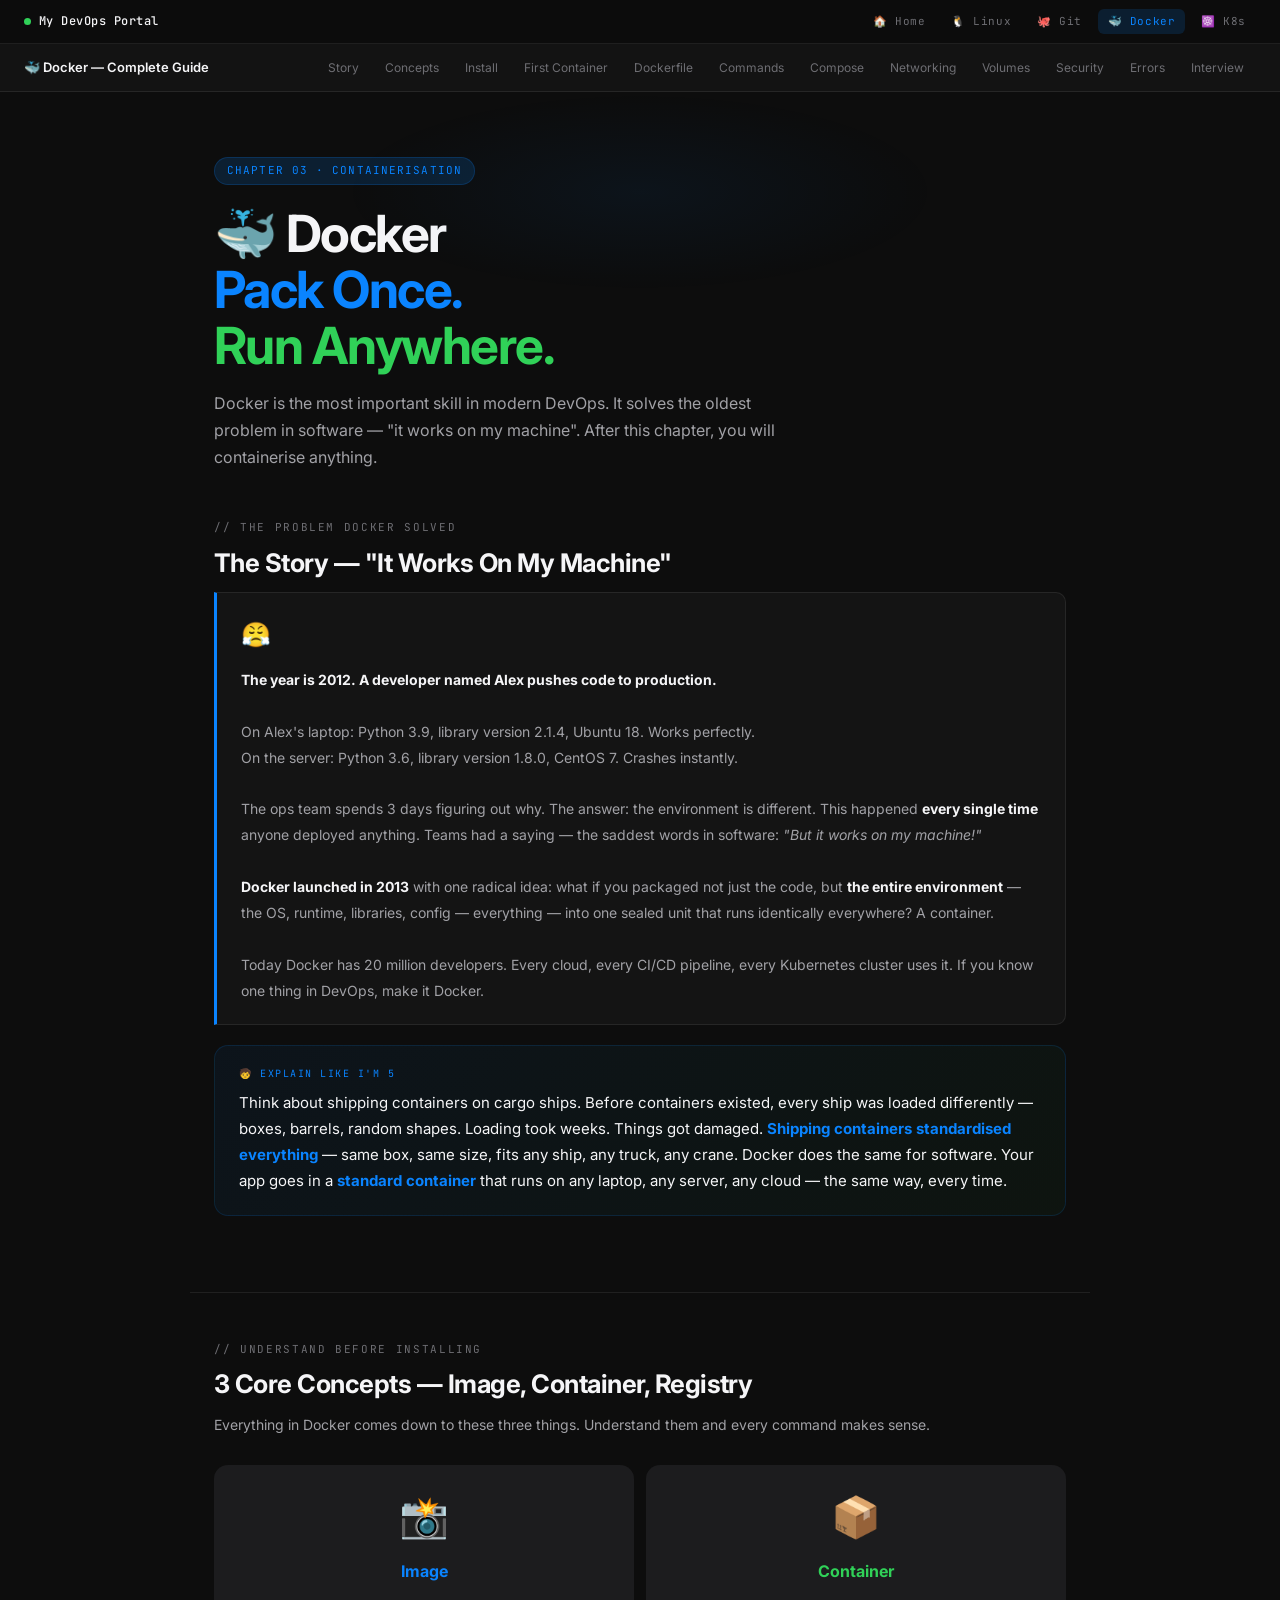
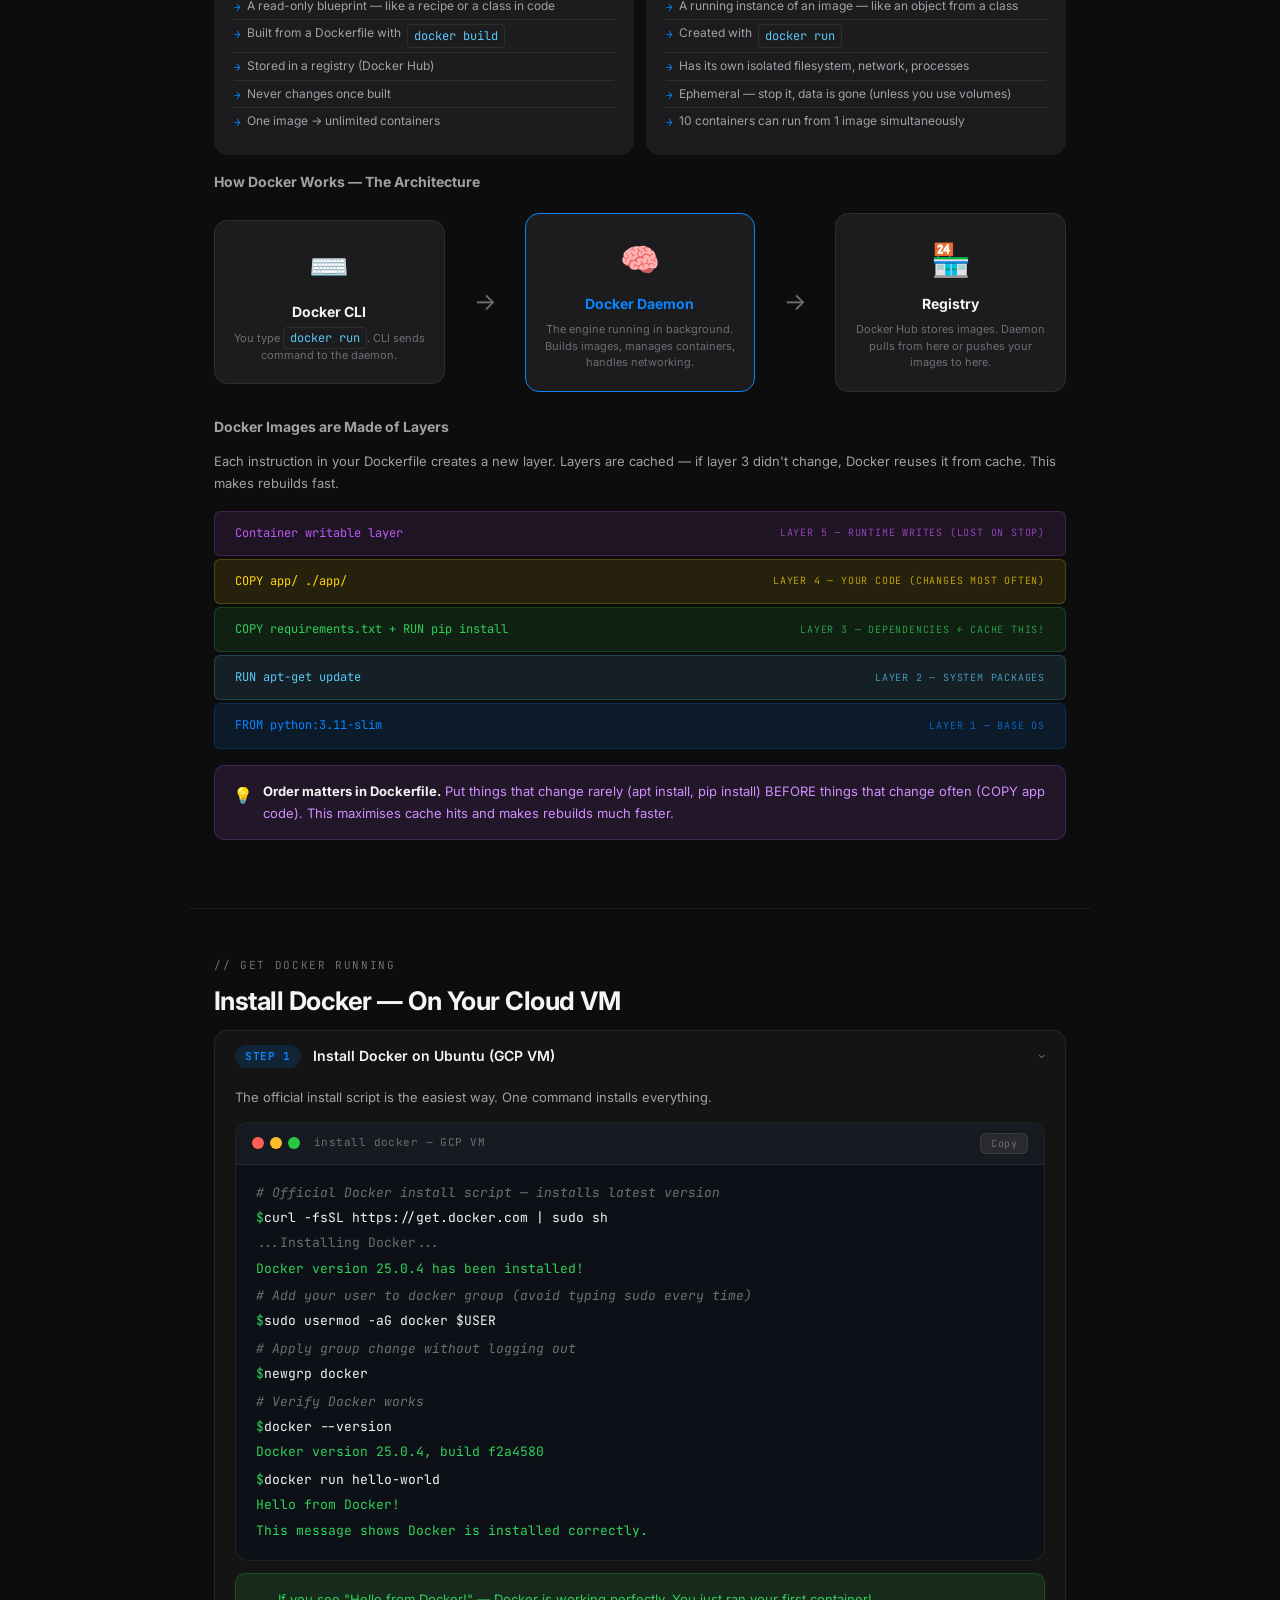
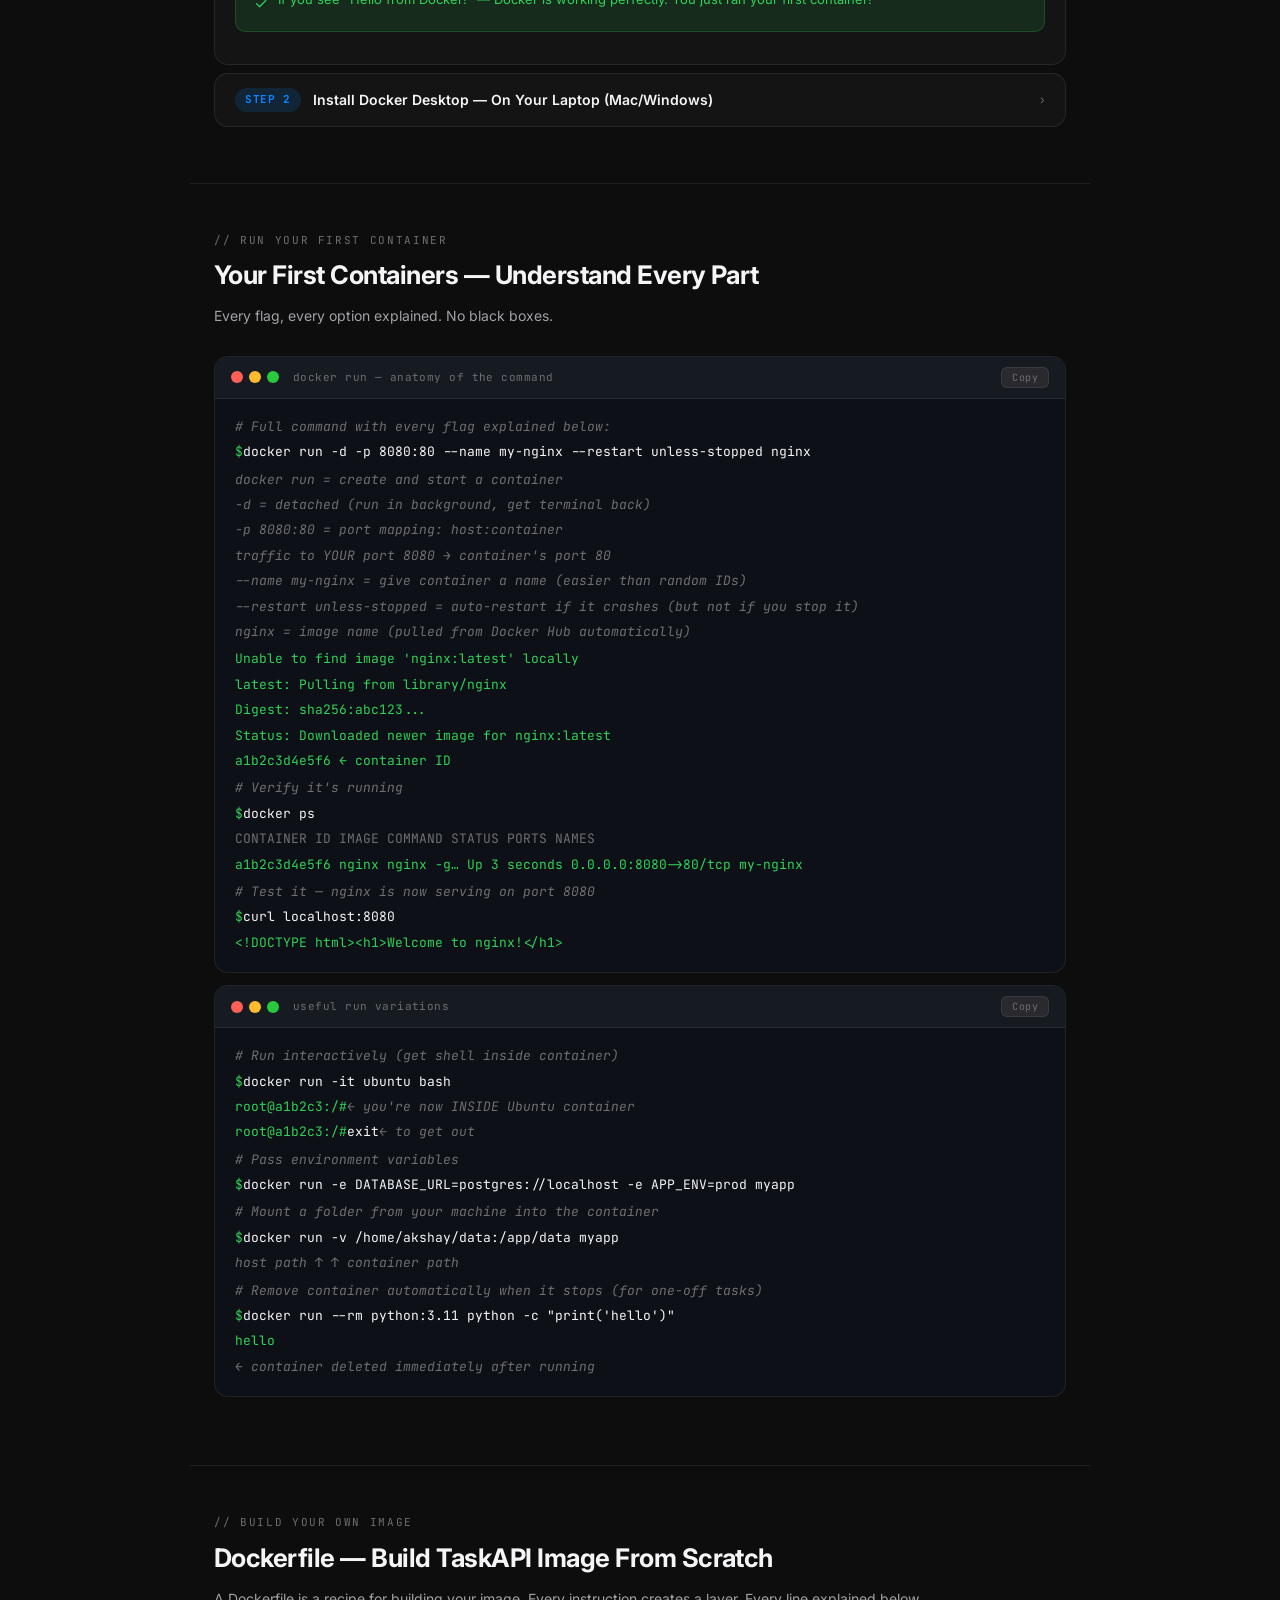
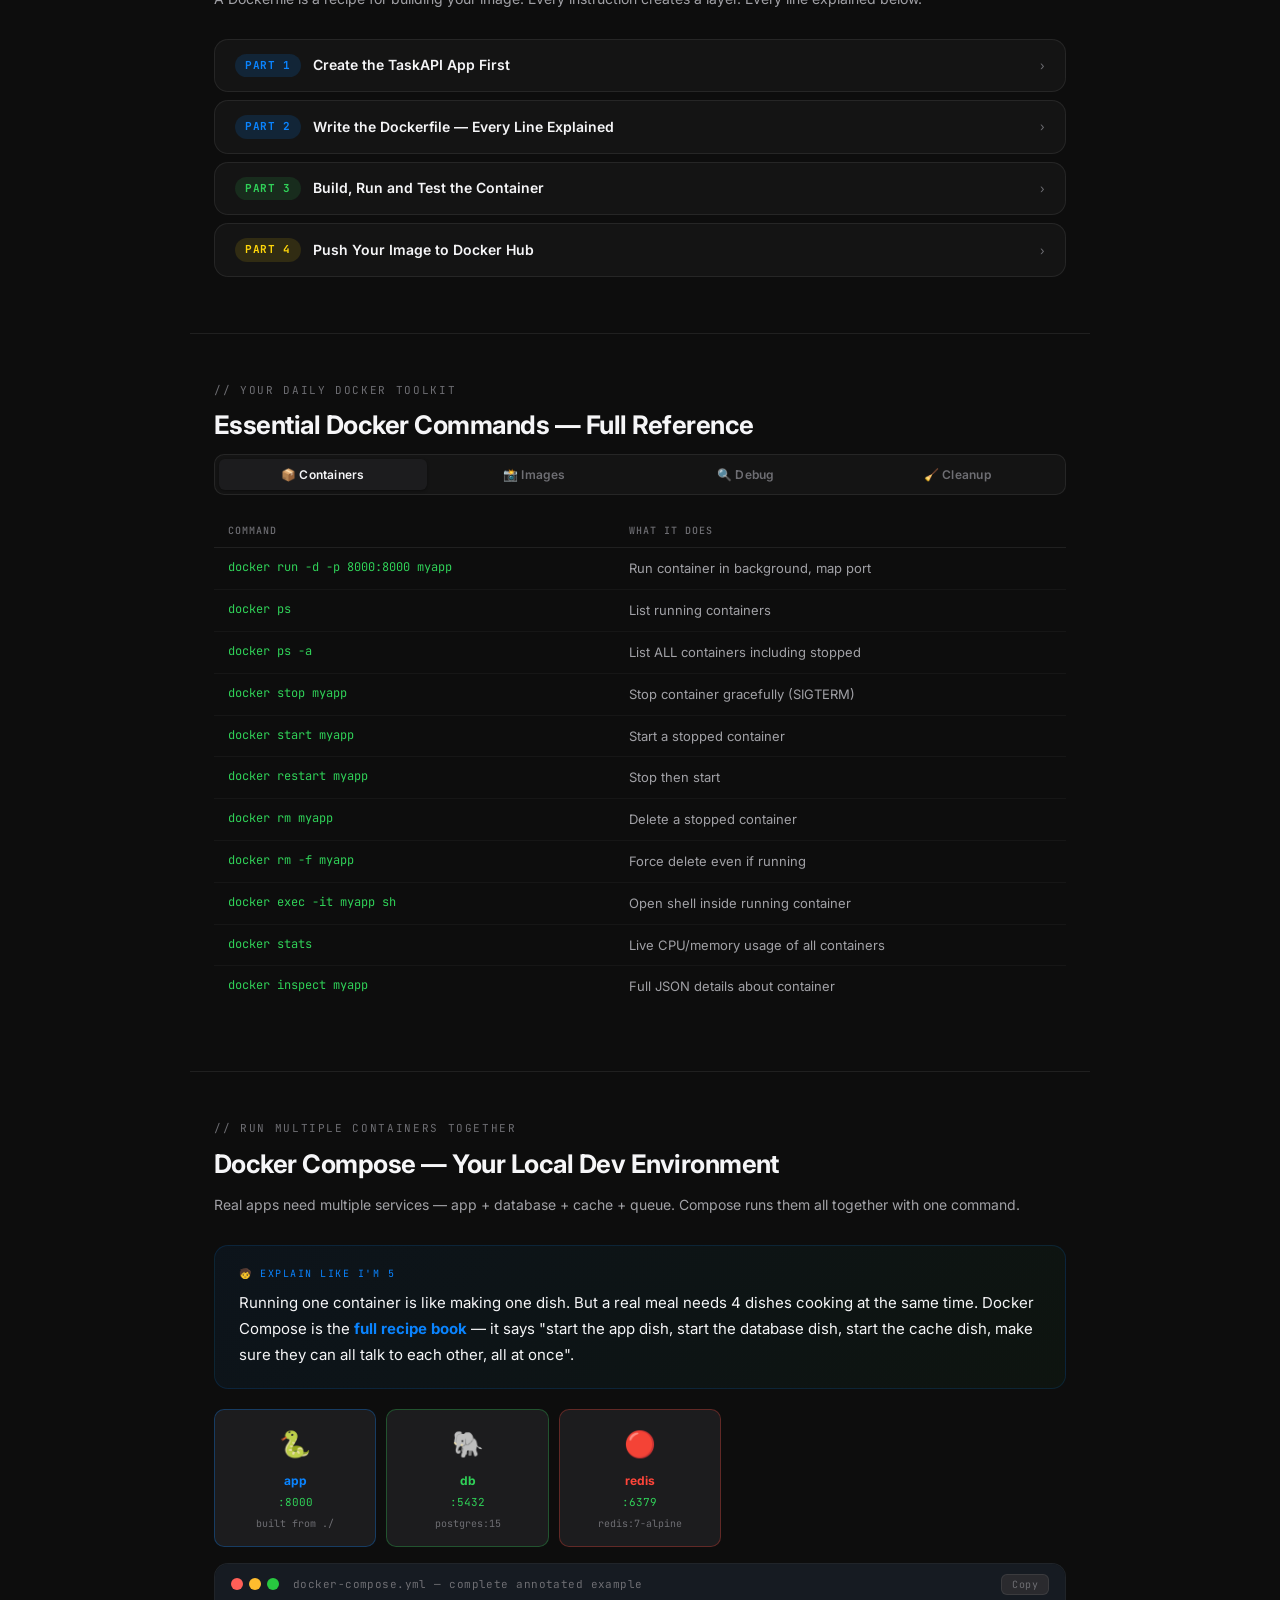
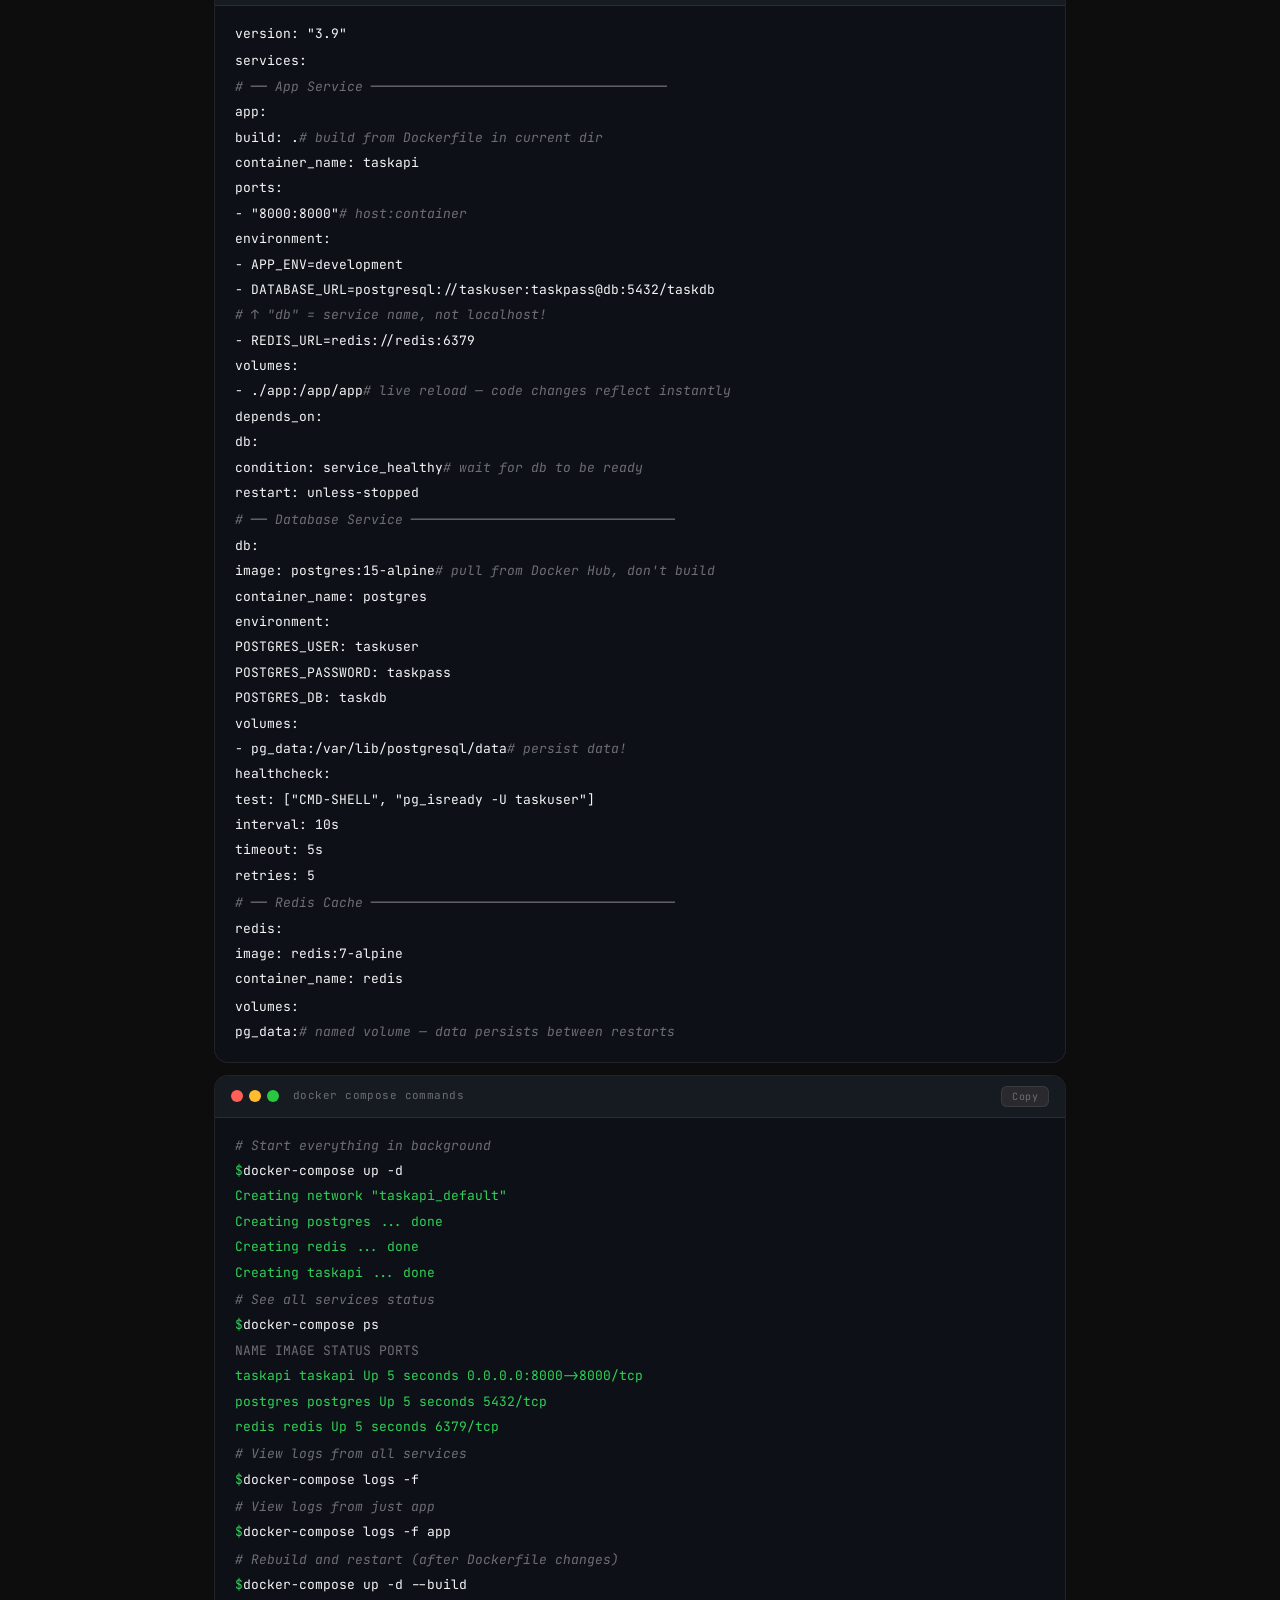
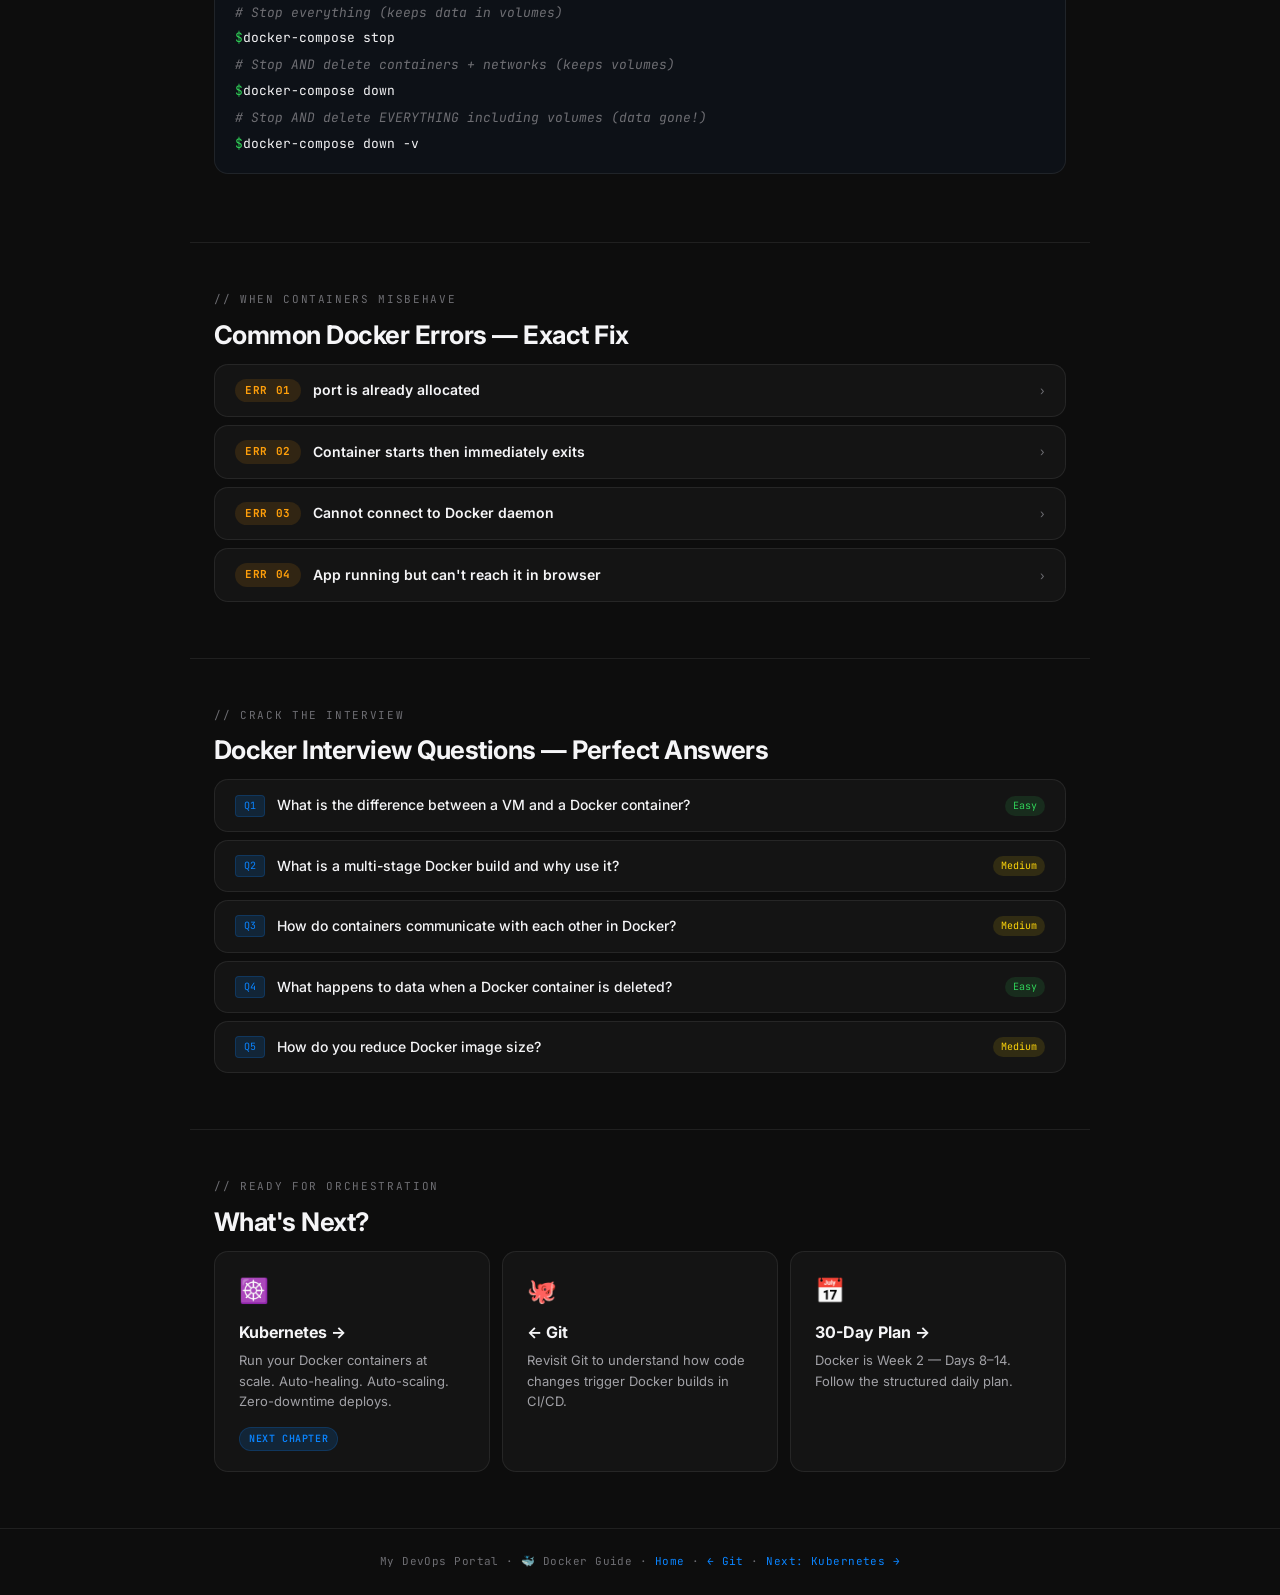
<file: pages/docker.html>
<!DOCTYPE html>
<html lang="en">
<head>
<meta charset="UTF-8">
<meta name="viewport" content="width=device-width, initial-scale=1.0">
<title>Docker — My DevOps Portal</title>
<link rel="stylesheet" href="../style.css">
<style>
.docker-arch {
  display: grid;
  grid-template-columns: 1fr 80px 1fr 80px 1fr;
  align-items: center;
  gap: 0;
  margin: 20px 0;
}
.arch-box {
  background: var(--bg-elevated);
  border: 1px solid var(--border);
  border-radius: var(--radius-lg);
  padding: 20px 16px;
  text-align: center;
}
.arch-box .ab-icon { font-size: 2rem; margin-bottom: 8px; }
.arch-box .ab-name { font-weight: 700; font-size: 14px; margin-bottom: 6px; }
.arch-box .ab-desc { font-size: 11px; color: var(--text-tertiary); line-height: 1.5; }
.arch-arrow {
  text-align: center;
  font-size: 1.5rem;
  color: var(--text-tertiary);
}

.layer-stack {
  display: flex;
  flex-direction: column-reverse;
  gap: 3px;
  margin: 16px 0;
}
.layer {
  padding: 12px 20px;
  border-radius: var(--radius-sm);
  font-family: var(--font-mono);
  font-size: 12px;
  display: flex;
  align-items: center;
  justify-content: space-between;
}
.layer-base    { background: rgba(10,132,255,0.12); border: 1px solid rgba(10,132,255,0.2); color: var(--blue); }
.layer-sys     { background: rgba(90,200,250,0.1);  border: 1px solid rgba(90,200,250,0.2);  color: var(--cyan); }
.layer-deps    { background: rgba(48,209,88,0.1);   border: 1px solid rgba(48,209,88,0.2);   color: var(--green); }
.layer-app     { background: rgba(255,214,10,0.1);  border: 1px solid rgba(255,214,10,0.2);  color: var(--yellow); }
.layer-write   { background: rgba(191,90,242,0.1);  border: 1px solid rgba(191,90,242,0.2);  color: var(--purple); }
.layer-tag {
  font-size: 10px;
  opacity: 0.7;
  text-transform: uppercase;
  letter-spacing: 0.08em;
}

.compose-services {
  display: grid;
  grid-template-columns: repeat(auto-fill, minmax(160px, 1fr));
  gap: 10px;
  margin: 16px 0;
}
.svc-card {
  background: var(--bg-elevated);
  border: 1px solid var(--border);
  border-radius: var(--radius-md);
  padding: 14px;
  text-align: center;
  font-size: 12px;
}
.svc-icon { font-size: 1.6rem; margin-bottom: 6px; }
.svc-name { font-weight: 700; margin-bottom: 4px; }
.svc-port { font-family: var(--font-mono); font-size: 11px; color: var(--green); }
.svc-img  { font-family: var(--font-mono); font-size: 10px; color: var(--text-tertiary); margin-top: 4px; }

.img-vs-container {
  display: grid;
  grid-template-columns: 1fr 1fr;
  gap: 12px;
  margin: 16px 0;
}
.ivc-card {
  background: var(--bg-elevated);
  border-radius: var(--radius-lg);
  padding: 20px;
  text-align: center;
}
.ivc-icon { font-size: 2.5rem; margin-bottom: 10px; }
.ivc-name { font-weight: 700; font-size: 16px; margin-bottom: 8px; }
.ivc-points { text-align: left; }
.ivc-point {
  font-size: 12px;
  color: var(--text-secondary);
  padding: 4px 0;
  display: flex;
  align-items: start;
  gap: 6px;
  border-bottom: 1px solid var(--border);
  line-height: 1.5;
}
.ivc-point:last-child { border-bottom: none; }
.ivc-point::before { content: '→'; color: var(--blue); flex-shrink: 0; font-family: var(--font-mono); font-size: 11px; margin-top: 2px; }
</style>
</head>
<body>

<!-- SHARED BANNER -->
<div class="site-banner">
  <div class="brand"><span class="dot"></span><span>My DevOps Portal</span></div>
  <nav class="banner-nav">
    <a href="../index.html">🏠 Home</a>
    <a href="linux.html">🐧 Linux</a>
    <a href="git.html">🐙 Git</a>
    <a href="docker.html" class="active">🐳 Docker</a>
    <a href="kubernetes.html">☸️ K8s</a>
  </nav>
</div>

<!-- PAGE NAV -->
<div class="page-nav">
  <span class="page-nav-title">🐳 Docker — Complete Guide</span>
  <div class="page-nav-links">
    <a href="#story">Story</a>
    <a href="#concepts">Concepts</a>
    <a href="#install">Install</a>
    <a href="#firstcontainer">First Container</a>
    <a href="#dockerfile">Dockerfile</a>
    <a href="#commands">Commands</a>
    <a href="#compose">Compose</a>
    <a href="#networking">Networking</a>
    <a href="#volumes">Volumes</a>
    <a href="#security">Security</a>
    <a href="#errors">Errors</a>
    <a href="#interview">Interview</a>
  </div>
</div>

<!-- HERO -->
<div class="page-hero" id="story">
  <div class="hero-eyebrow">Chapter 03 · Containerisation</div>
  <h1 class="hero-title">🐳 Docker<br><span class="accent">Pack Once.</span><br><span class="accent-green">Run Anywhere.</span></h1>
  <p class="hero-sub">Docker is the most important skill in modern DevOps. It solves the oldest problem in software — "it works on my machine". After this chapter, you will containerise anything.</p>
</div>

<!-- ═══════════════════════════════════
     THE STORY
═══════════════════════════════════ -->
<section class="section" id="story">
  <div class="section-label">// the problem docker solved</div>
  <div class="section-title">The Story — "It Works On My Machine"</div>

  <div class="story-box animate-fade-up">
    <span class="story-icon">😤</span>
    <strong>The year is 2012. A developer named Alex pushes code to production.</strong><br><br>
    On Alex's laptop: Python 3.9, library version 2.1.4, Ubuntu 18. Works perfectly.<br>
    On the server: Python 3.6, library version 1.8.0, CentOS 7. Crashes instantly.<br><br>
    The ops team spends 3 days figuring out why. The answer: the environment is different. This happened <strong>every single time</strong> anyone deployed anything. Teams had a saying — the saddest words in software: <em>"But it works on my machine!"</em><br><br>
    <strong>Docker launched in 2013</strong> with one radical idea: what if you packaged not just the code, but <strong>the entire environment</strong> — the OS, runtime, libraries, config — everything — into one sealed unit that runs identically everywhere? A container.<br><br>
    Today Docker has 20 million developers. Every cloud, every CI/CD pipeline, every Kubernetes cluster uses it. If you know one thing in DevOps, make it Docker.
  </div>

  <div class="analogy-box animate-fade-up-1">
    <div class="analogy-label">🧒 Explain Like I'm 5</div>
    <p>Think about shipping containers on cargo ships. Before containers existed, every ship was loaded differently — boxes, barrels, random shapes. Loading took weeks. Things got damaged. <b>Shipping containers standardised everything</b> — same box, same size, fits any ship, any truck, any crane. Docker does the same for software. Your app goes in a <b>standard container</b> that runs on any laptop, any server, any cloud — the same way, every time.</p>
  </div>
</section>

<div class="divider"></div>

<!-- ═══════════════════════════════════
     CORE CONCEPTS
═══════════════════════════════════ -->
<section class="section" id="concepts">
  <div class="section-label">// understand before installing</div>
  <div class="section-title">3 Core Concepts — Image, Container, Registry</div>
  <div class="section-sub">Everything in Docker comes down to these three things. Understand them and every command makes sense.</div>

  <!-- IMAGE VS CONTAINER -->
  <div class="img-vs-container reveal">
    <div class="ivc-card">
      <div class="ivc-icon">📸</div>
      <div class="ivc-name" style="color:var(--blue);">Image</div>
      <div class="ivc-points">
        <div class="ivc-point">A read-only blueprint — like a recipe or a class in code</div>
        <div class="ivc-point">Built from a Dockerfile with <code>docker build</code></div>
        <div class="ivc-point">Stored in a registry (Docker Hub)</div>
        <div class="ivc-point">Never changes once built</div>
        <div class="ivc-point">One image → unlimited containers</div>
      </div>
    </div>
    <div class="ivc-card">
      <div class="ivc-icon">📦</div>
      <div class="ivc-name" style="color:var(--green);">Container</div>
      <div class="ivc-points">
        <div class="ivc-point">A running instance of an image — like an object from a class</div>
        <div class="ivc-point">Created with <code>docker run</code></div>
        <div class="ivc-point">Has its own isolated filesystem, network, processes</div>
        <div class="ivc-point">Ephemeral — stop it, data is gone (unless you use volumes)</div>
        <div class="ivc-point">10 containers can run from 1 image simultaneously</div>
      </div>
    </div>
  </div>

  <!-- DOCKER ARCHITECTURE -->
  <div style="margin-bottom:24px;" class="reveal">
    <div style="font-size:14px;font-weight:700;margin-bottom:14px;color:var(--text-secondary);">How Docker Works — The Architecture</div>
    <div class="docker-arch">
      <div class="arch-box">
        <div class="ab-icon">⌨️</div>
        <div class="ab-name">Docker CLI</div>
        <div class="ab-desc">You type <code>docker run</code>. CLI sends command to the daemon.</div>
      </div>
      <div class="arch-arrow">→</div>
      <div class="arch-box" style="border-color:var(--blue);">
        <div class="ab-icon">🧠</div>
        <div class="ab-name" style="color:var(--blue);">Docker Daemon</div>
        <div class="ab-desc">The engine running in background. Builds images, manages containers, handles networking.</div>
      </div>
      <div class="arch-arrow">→</div>
      <div class="arch-box">
        <div class="ab-icon">🏪</div>
        <div class="ab-name">Registry</div>
        <div class="ab-desc">Docker Hub stores images. Daemon pulls from here or pushes your images to here.</div>
      </div>
    </div>
  </div>

  <!-- IMAGE LAYERS -->
  <div class="reveal">
    <div style="font-size:14px;font-weight:700;margin-bottom:12px;color:var(--text-secondary);">Docker Images are Made of Layers</div>
    <p style="font-size:13px;color:var(--text-secondary);margin-bottom:12px;line-height:1.7;">Each instruction in your Dockerfile creates a new layer. Layers are cached — if layer 3 didn't change, Docker reuses it from cache. This makes rebuilds fast.</p>
    <div class="layer-stack">
      <div class="layer layer-base"><span>FROM python:3.11-slim</span><span class="layer-tag">Layer 1 — Base OS</span></div>
      <div class="layer layer-sys"><span>RUN apt-get update</span><span class="layer-tag">Layer 2 — System packages</span></div>
      <div class="layer layer-deps"><span>COPY requirements.txt + RUN pip install</span><span class="layer-tag">Layer 3 — Dependencies ← cache this!</span></div>
      <div class="layer layer-app"><span>COPY app/ ./app/</span><span class="layer-tag">Layer 4 — Your code (changes most often)</span></div>
      <div class="layer layer-write"><span>Container writable layer</span><span class="layer-tag">Layer 5 — Runtime writes (lost on stop)</span></div>
    </div>
    <div class="tip-box"><span class="box-icon">💡</span><div><b>Order matters in Dockerfile.</b> Put things that change rarely (apt install, pip install) BEFORE things that change often (COPY app code). This maximises cache hits and makes rebuilds much faster.</div></div>
  </div>
</section>

<div class="divider"></div>

<!-- ═══════════════════════════════════
     INSTALL
═══════════════════════════════════ -->
<section class="section" id="install">
  <div class="section-label">// get docker running</div>
  <div class="section-title">Install Docker — On Your Cloud VM</div>

  <div class="steps stagger-children">
    <div class="step-card">
      <div class="step-head">
        <span class="step-num sn-blue">STEP 1</span>
        <span class="step-title">Install Docker on Ubuntu (GCP VM)</span>
        <span class="step-chevron">›</span>
      </div>
      <div class="step-body">
        <p>The official install script is the easiest way. One command installs everything.</p>
        <div class="terminal">
          <div class="terminal-bar"><div class="t-btn t-red"></div><div class="t-btn t-yellow"></div><div class="t-btn t-green"></div><span class="terminal-title">install docker — GCP VM</span><button class="terminal-copy">Copy</button></div>
          <div class="terminal-body">
            <div class="t-line"><span class="t-comment"># Official Docker install script — installs latest version</span></div>
            <div class="t-line"><span class="t-prompt">$ </span><span class="t-cmd">curl -fsSL https://get.docker.com | sudo sh</span></div>
            <div class="t-line"><span class="t-out">...Installing Docker...</span></div>
            <div class="t-line"><span class="t-ok">Docker version 25.0.4 has been installed!</span></div>
            <div class="t-line"> </div>
            <div class="t-line"><span class="t-comment"># Add your user to docker group (avoid typing sudo every time)</span></div>
            <div class="t-line"><span class="t-prompt">$ </span><span class="t-cmd">sudo usermod -aG docker $USER</span></div>
            <div class="t-line"> </div>
            <div class="t-line"><span class="t-comment"># Apply group change without logging out</span></div>
            <div class="t-line"><span class="t-prompt">$ </span><span class="t-cmd">newgrp docker</span></div>
            <div class="t-line"> </div>
            <div class="t-line"><span class="t-comment"># Verify Docker works</span></div>
            <div class="t-line"><span class="t-prompt">$ </span><span class="t-cmd">docker --version</span></div>
            <div class="t-line"><span class="t-ok">Docker version 25.0.4, build f2a4580</span></div>
            <div class="t-line"> </div>
            <div class="t-line"><span class="t-prompt">$ </span><span class="t-cmd">docker run hello-world</span></div>
            <div class="t-line"><span class="t-ok">Hello from Docker!</span></div>
            <div class="t-line"><span class="t-ok">This message shows Docker is installed correctly.</span></div>
          </div>
        </div>
        <div class="success-box"><span class="box-icon">✓</span><div>If you see "Hello from Docker!" — Docker is working perfectly. You just ran your first container!</div></div>
      </div>
    </div>

    <div class="step-card">
      <div class="step-head">
        <span class="step-num sn-blue">STEP 2</span>
        <span class="step-title">Install Docker Desktop — On Your Laptop (Mac/Windows)</span>
        <span class="step-chevron">›</span>
      </div>
      <div class="step-body">
        <p>Docker Desktop gives you a GUI + the docker command in your local terminal. Optional — you can do everything on the cloud VM.</p>
        <div class="info-box"><span class="box-icon">🖱️</span>
          <div>
            <b>Mac:</b> Go to <b>docker.com/products/docker-desktop</b> → Download for Mac → Open the .dmg → Drag Docker to Applications → Open Docker from Applications → Wait for the whale icon to stop animating in menu bar ✓<br><br>
            <b>Windows:</b> Same URL → Download for Windows → Run installer → Enable WSL 2 when asked → Restart PC → Open Docker Desktop ✓
          </div>
        </div>
        <div class="terminal">
          <div class="terminal-bar"><div class="t-btn t-red"></div><div class="t-btn t-yellow"></div><div class="t-btn t-green"></div><span class="terminal-title">verify on laptop terminal</span><button class="terminal-copy">Copy</button></div>
          <div class="terminal-body">
            <div class="t-line"><span class="t-prompt">$ </span><span class="t-cmd">docker --version</span></div>
            <div class="t-line"><span class="t-ok">Docker version 25.0.4</span></div>
            <div class="t-line"><span class="t-prompt">$ </span><span class="t-cmd">docker ps</span></div>
            <div class="t-line"><span class="t-ok">CONTAINER ID   IMAGE   COMMAND   STATUS   PORTS   NAMES</span></div>
            <div class="t-line"><span class="t-comment">← empty list = Docker running, no containers yet. Perfect.</span></div>
          </div>
        </div>
      </div>
    </div>
  </div>
</section>

<div class="divider"></div>

<!-- ═══════════════════════════════════
     FIRST CONTAINER
═══════════════════════════════════ -->
<section class="section" id="firstcontainer">
  <div class="section-label">// run your first container</div>
  <div class="section-title">Your First Containers — Understand Every Part</div>
  <div class="section-sub">Every flag, every option explained. No black boxes.</div>

  <div class="terminal reveal">
    <div class="terminal-bar"><div class="t-btn t-red"></div><div class="t-btn t-yellow"></div><div class="t-btn t-green"></div><span class="terminal-title">docker run — anatomy of the command</span><button class="terminal-copy">Copy</button></div>
    <div class="terminal-body">
      <div class="t-line"><span class="t-comment"># Full command with every flag explained below:</span></div>
      <div class="t-line"><span class="t-prompt">$ </span><span class="t-cmd">docker run -d -p 8080:80 --name my-nginx --restart unless-stopped nginx</span></div>
      <div class="t-line"> </div>
      <div class="t-line"><span class="t-comment">  docker run          = create and start a container</span></div>
      <div class="t-line"><span class="t-comment">  -d                  = detached (run in background, get terminal back)</span></div>
      <div class="t-line"><span class="t-comment">  -p 8080:80          = port mapping: host:container</span></div>
      <div class="t-line"><span class="t-comment">                        traffic to YOUR port 8080 → container's port 80</span></div>
      <div class="t-line"><span class="t-comment">  --name my-nginx     = give container a name (easier than random IDs)</span></div>
      <div class="t-line"><span class="t-comment">  --restart unless-stopped = auto-restart if it crashes (but not if you stop it)</span></div>
      <div class="t-line"><span class="t-comment">  nginx               = image name (pulled from Docker Hub automatically)</span></div>
      <div class="t-line"> </div>
      <div class="t-line"><span class="t-ok">Unable to find image 'nginx:latest' locally</span></div>
      <div class="t-line"><span class="t-ok">latest: Pulling from library/nginx</span></div>
      <div class="t-line"><span class="t-ok">Digest: sha256:abc123...</span></div>
      <div class="t-line"><span class="t-ok">Status: Downloaded newer image for nginx:latest</span></div>
      <div class="t-line"><span class="t-ok">a1b2c3d4e5f6  ← container ID</span></div>
      <div class="t-line"> </div>
      <div class="t-line"><span class="t-comment"># Verify it's running</span></div>
      <div class="t-line"><span class="t-prompt">$ </span><span class="t-cmd">docker ps</span></div>
      <div class="t-line"><span class="t-out">CONTAINER ID  IMAGE  COMMAND    STATUS         PORTS                  NAMES</span></div>
      <div class="t-line"><span class="t-ok">a1b2c3d4e5f6  nginx  nginx -g…  Up 3 seconds   0.0.0.0:8080->80/tcp   my-nginx</span></div>
      <div class="t-line"> </div>
      <div class="t-line"><span class="t-comment"># Test it — nginx is now serving on port 8080</span></div>
      <div class="t-line"><span class="t-prompt">$ </span><span class="t-cmd">curl localhost:8080</span></div>
      <div class="t-line"><span class="t-ok">&lt;!DOCTYPE html&gt;&lt;h1&gt;Welcome to nginx!&lt;/h1&gt;</span></div>
    </div>
  </div>

  <div class="terminal reveal" style="margin-top:12px;">
    <div class="terminal-bar"><div class="t-btn t-red"></div><div class="t-btn t-yellow"></div><div class="t-btn t-green"></div><span class="terminal-title">useful run variations</span><button class="terminal-copy">Copy</button></div>
    <div class="terminal-body">
      <div class="t-line"><span class="t-comment"># Run interactively (get shell inside container)</span></div>
      <div class="t-line"><span class="t-prompt">$ </span><span class="t-cmd">docker run -it ubuntu bash</span></div>
      <div class="t-line"><span class="t-ok">root@a1b2c3:/# </span>  <span class="t-comment">← you're now INSIDE Ubuntu container</span></div>
      <div class="t-line"><span class="t-prompt">root@a1b2c3:/# </span><span class="t-cmd">exit</span>  <span class="t-comment">← to get out</span></div>
      <div class="t-line"> </div>
      <div class="t-line"><span class="t-comment"># Pass environment variables</span></div>
      <div class="t-line"><span class="t-prompt">$ </span><span class="t-cmd">docker run -e DATABASE_URL=postgres://localhost -e APP_ENV=prod myapp</span></div>
      <div class="t-line"> </div>
      <div class="t-line"><span class="t-comment"># Mount a folder from your machine into the container</span></div>
      <div class="t-line"><span class="t-prompt">$ </span><span class="t-cmd">docker run -v /home/akshay/data:/app/data myapp</span></div>
      <div class="t-line"><span class="t-comment">         host path ↑               ↑ container path</span></div>
      <div class="t-line"> </div>
      <div class="t-line"><span class="t-comment"># Remove container automatically when it stops (for one-off tasks)</span></div>
      <div class="t-line"><span class="t-prompt">$ </span><span class="t-cmd">docker run --rm python:3.11 python -c "print('hello')"</span></div>
      <div class="t-line"><span class="t-ok">hello</span></div>
      <div class="t-line"><span class="t-comment">← container deleted immediately after running</span></div>
    </div>
  </div>
</section>

<div class="divider"></div>

<!-- ═══════════════════════════════════
     DOCKERFILE
═══════════════════════════════════ -->
<section class="section" id="dockerfile">
  <div class="section-label">// build your own image</div>
  <div class="section-title">Dockerfile — Build TaskAPI Image From Scratch</div>
  <div class="section-sub">A Dockerfile is a recipe for building your image. Every instruction creates a layer. Every line explained below.</div>

  <div class="steps stagger-children">
    <div class="step-card">
      <div class="step-head">
        <span class="step-num sn-blue">PART 1</span>
        <span class="step-title">Create the TaskAPI App First</span>
        <span class="step-chevron">›</span>
      </div>
      <div class="step-body">
        <p>We need an app to containerise. Create this structure on your VM:</p>
        <div class="terminal">
          <div class="terminal-bar"><div class="t-btn t-red"></div><div class="t-btn t-yellow"></div><div class="t-btn t-green"></div><span class="terminal-title">create project structure</span><button class="terminal-copy">Copy</button></div>
          <div class="terminal-body">
            <div class="t-line"><span class="t-prompt">$ </span><span class="t-cmd">mkdir -p taskapi/app taskapi/tests</span></div>
            <div class="t-line"><span class="t-prompt">$ </span><span class="t-cmd">cd taskapi</span></div>
          </div>
        </div>
        <div class="terminal">
          <div class="terminal-bar"><div class="t-btn t-red"></div><div class="t-btn t-yellow"></div><div class="t-btn t-green"></div><span class="terminal-title">app/main.py — the API we will containerise</span><button class="terminal-copy">Copy</button></div>
          <div class="terminal-body">
            <div class="t-line"><span class="t-comment"># app/main.py</span></div>
            <div class="t-line"><span class="t-cmd">from fastapi import FastAPI, HTTPException</span></div>
            <div class="t-line"><span class="t-cmd">from pydantic import BaseModel</span></div>
            <div class="t-line"><span class="t-cmd">from typing import List</span></div>
            <div class="t-line"><span class="t-cmd">import uuid</span></div>
            <div class="t-line"> </div>
            <div class="t-line"><span class="t-cmd">app = FastAPI(title="TaskAPI", version="1.0.0")</span></div>
            <div class="t-line"><span class="t-cmd">tasks_db = {}</span></div>
            <div class="t-line"> </div>
            <div class="t-line"><span class="t-cmd">class Task(BaseModel):</span></div>
            <div class="t-line"><span class="t-cmd">    title: str</span></div>
            <div class="t-line"><span class="t-cmd">    done: bool = False</span></div>
            <div class="t-line"> </div>
            <div class="t-line"><span class="t-cmd">@app.get("/health")</span></div>
            <div class="t-line"><span class="t-cmd">def health(): return {"status": "ok", "version": "1.0.0"}</span></div>
            <div class="t-line"> </div>
            <div class="t-line"><span class="t-cmd">@app.get("/tasks")</span></div>
            <div class="t-line"><span class="t-cmd">def list_tasks(): return list(tasks_db.values())</span></div>
            <div class="t-line"> </div>
            <div class="t-line"><span class="t-cmd">@app.post("/tasks", status_code=201)</span></div>
            <div class="t-line"><span class="t-cmd">def create_task(task: Task):</span></div>
            <div class="t-line"><span class="t-cmd">    tid = str(uuid.uuid4())</span></div>
            <div class="t-line"><span class="t-cmd">    tasks_db[tid] = {"id": tid, **task.dict()}</span></div>
            <div class="t-line"><span class="t-cmd">    return tasks_db[tid]</span></div>
            <div class="t-line"> </div>
            <div class="t-line"><span class="t-cmd">@app.delete("/tasks/{task_id}", status_code=204)</span></div>
            <div class="t-line"><span class="t-cmd">def delete_task(task_id: str):</span></div>
            <div class="t-line"><span class="t-cmd">    if task_id not in tasks_db: raise HTTPException(404)</span></div>
            <div class="t-line"><span class="t-cmd">    del tasks_db[task_id]</span></div>
          </div>
        </div>
        <div class="terminal">
          <div class="terminal-bar"><div class="t-btn t-red"></div><div class="t-btn t-yellow"></div><div class="t-btn t-green"></div><span class="terminal-title">requirements.txt</span><button class="terminal-copy">Copy</button></div>
          <div class="terminal-body">
            <div class="t-line"><span class="t-cmd">fastapi==0.111.0</span></div>
            <div class="t-line"><span class="t-cmd">uvicorn==0.29.0</span></div>
            <div class="t-line"><span class="t-cmd">pydantic==2.7.0</span></div>
          </div>
        </div>
      </div>
    </div>

    <div class="step-card">
      <div class="step-head">
        <span class="step-num sn-blue">PART 2</span>
        <span class="step-title">Write the Dockerfile — Every Line Explained</span>
        <span class="step-chevron">›</span>
      </div>
      <div class="step-body">
        <div class="terminal">
          <div class="terminal-bar"><div class="t-btn t-red"></div><div class="t-btn t-yellow"></div><div class="t-btn t-green"></div><span class="terminal-title">Dockerfile — save as "Dockerfile" (no extension)</span><button class="terminal-copy">Copy</button></div>
          <div class="terminal-body">
            <div class="t-line"><span class="t-comment"># FROM — which base image to start from</span></div>
            <div class="t-line"><span class="t-comment"># python:3.11-slim = Python 3.11 on minimal Debian</span></div>
            <div class="t-line"><span class="t-comment"># -slim = stripped down, smaller image (~50MB vs 900MB for full)</span></div>
            <div class="t-line"><span class="t-cmd">FROM python:3.11-slim</span></div>
            <div class="t-line"> </div>
            <div class="t-line"><span class="t-comment"># WORKDIR — set working directory INSIDE the container</span></div>
            <div class="t-line"><span class="t-comment"># All following commands run from /app</span></div>
            <div class="t-line"><span class="t-comment"># If /app doesn't exist, Docker creates it</span></div>
            <div class="t-line"><span class="t-cmd">WORKDIR /app</span></div>
            <div class="t-line"> </div>
            <div class="t-line"><span class="t-comment"># COPY requirements BEFORE the app code — CRITICAL for caching</span></div>
            <div class="t-line"><span class="t-comment"># If requirements.txt didn't change → pip install is SKIPPED on rebuild</span></div>
            <div class="t-line"><span class="t-comment"># If app code changes → only the last COPY re-runs (super fast rebuilds)</span></div>
            <div class="t-line"><span class="t-cmd">COPY requirements.txt .</span></div>
            <div class="t-line"> </div>
            <div class="t-line"><span class="t-comment"># RUN — executes commands during BUILD (not runtime)</span></div>
            <div class="t-line"><span class="t-comment"># --no-cache-dir = don't store pip download cache in image</span></div>
            <div class="t-line"><span class="t-comment"># This makes the image smaller</span></div>
            <div class="t-line"><span class="t-cmd">RUN pip install --no-cache-dir -r requirements.txt</span></div>
            <div class="t-line"> </div>
            <div class="t-line"><span class="t-comment"># Copy app code (changes most often → last layer)</span></div>
            <div class="t-line"><span class="t-cmd">COPY app/ ./app/</span></div>
            <div class="t-line"> </div>
            <div class="t-line"><span class="t-comment"># EXPOSE — documents which port the app uses</span></div>
            <div class="t-line"><span class="t-comment"># WARNING: this does NOT publish the port to the host!</span></div>
            <div class="t-line"><span class="t-comment"># You still need -p 8000:8000 in docker run to access from outside</span></div>
            <div class="t-line"><span class="t-cmd">EXPOSE 8000</span></div>
            <div class="t-line"> </div>
            <div class="t-line"><span class="t-comment"># SECURITY: never run as root inside containers</span></div>
            <div class="t-line"><span class="t-comment"># If attacker breaks in, they get "appuser" not root</span></div>
            <div class="t-line"><span class="t-cmd">RUN adduser --disabled-password --gecos '' appuser</span></div>
            <div class="t-line"><span class="t-cmd">USER appuser</span></div>
            <div class="t-line"> </div>
            <div class="t-line"><span class="t-comment"># CMD — command to run when container STARTS</span></div>
            <div class="t-line"><span class="t-comment"># Use array format (exec form) — not string (shell form)</span></div>
            <div class="t-line"><span class="t-comment"># --host 0.0.0.0 = listen on all interfaces (not just localhost)</span></div>
            <div class="t-line"><span class="t-comment"># Without 0.0.0.0 you can't reach the app from outside the container!</span></div>
            <div class="t-line"><span class="t-cmd">CMD ["uvicorn", "app.main:app", "--host", "0.0.0.0", "--port", "8000"]</span></div>
          </div>
        </div>
        <div class="warn-box"><span class="box-icon">⚠️</span><div><b>Most common beginner mistake:</b> Forgetting <code>--host 0.0.0.0</code> in the CMD. Your app starts fine but you can't reach it because it only listens on localhost INSIDE the container. Always use 0.0.0.0 in containers.</div></div>
      </div>
    </div>

    <div class="step-card">
      <div class="step-head">
        <span class="step-num sn-green">PART 3</span>
        <span class="step-title">Build, Run and Test the Container</span>
        <span class="step-chevron">›</span>
      </div>
      <div class="step-body">
        <div class="terminal">
          <div class="terminal-bar"><div class="t-btn t-red"></div><div class="t-btn t-yellow"></div><div class="t-btn t-green"></div><span class="terminal-title">build and run taskapi</span><button class="terminal-copy">Copy</button></div>
          <div class="terminal-body">
            <div class="t-line"><span class="t-comment"># Build the image</span></div>
            <div class="t-line"><span class="t-comment"># -t = tag (name:version), . = use Dockerfile in current directory</span></div>
            <div class="t-line"><span class="t-prompt">$ </span><span class="t-cmd">docker build -t taskapi:v1 .</span></div>
            <div class="t-line"><span class="t-out">Step 1/8 : FROM python:3.11-slim</span></div>
            <div class="t-line"><span class="t-out">Step 2/8 : WORKDIR /app</span></div>
            <div class="t-line"><span class="t-out">Step 3/8 : COPY requirements.txt .</span></div>
            <div class="t-line"><span class="t-out">Step 4/8 : RUN pip install --no-cache-dir -r requirements.txt</span></div>
            <div class="t-line"><span class="t-out">Step 5/8 : COPY app/ ./app/</span></div>
            <div class="t-line"><span class="t-out">Step 6/8 : EXPOSE 8000</span></div>
            <div class="t-line"><span class="t-out">Step 7/8 : RUN adduser...</span></div>
            <div class="t-line"><span class="t-out">Step 8/8 : CMD...</span></div>
            <div class="t-line"><span class="t-ok">Successfully built a1b2c3d4e5f6</span></div>
            <div class="t-line"><span class="t-ok">Successfully tagged taskapi:v1</span></div>
            <div class="t-line"> </div>
            <div class="t-line"><span class="t-comment"># Verify image was created</span></div>
            <div class="t-line"><span class="t-prompt">$ </span><span class="t-cmd">docker images</span></div>
            <div class="t-line"><span class="t-out">REPOSITORY  TAG    IMAGE ID      SIZE</span></div>
            <div class="t-line"><span class="t-ok">taskapi     v1     a1b2c3d4e5f6  125MB</span></div>
            <div class="t-line"> </div>
            <div class="t-line"><span class="t-comment"># Run the container</span></div>
            <div class="t-line"><span class="t-prompt">$ </span><span class="t-cmd">docker run -d -p 8000:8000 --name taskapi taskapi:v1</span></div>
            <div class="t-line"><span class="t-ok">f9e8d7c6b5a4</span></div>
            <div class="t-line"> </div>
            <div class="t-line"><span class="t-comment"># Test the running API</span></div>
            <div class="t-line"><span class="t-prompt">$ </span><span class="t-cmd">curl localhost:8000/health</span></div>
            <div class="t-line"><span class="t-ok">{"status":"ok","version":"1.0.0"}</span></div>
            <div class="t-line"> </div>
            <div class="t-line"><span class="t-prompt">$ </span><span class="t-cmd">curl -X POST localhost:8000/tasks \</span></div>
            <div class="t-line"><span class="t-cmd">  -H "Content-Type: application/json" \</span></div>
            <div class="t-line"><span class="t-cmd">  -d '{"title": "Learn Docker"}'</span></div>
            <div class="t-line"><span class="t-ok">{"id":"abc-123","title":"Learn Docker","done":false}</span></div>
          </div>
        </div>
        <div class="success-box"><span class="box-icon">🎉</span><div>Your app is running in a Docker container. The same container will work identically on any server, any cloud, anywhere in the world.</div></div>
      </div>
    </div>

    <div class="step-card">
      <div class="step-head">
        <span class="step-num sn-yellow">PART 4</span>
        <span class="step-title">Push Your Image to Docker Hub</span>
        <span class="step-chevron">›</span>
      </div>
      <div class="step-body">
        <p>Push your image to Docker Hub so Kubernetes can pull it during deployment.</p>
        <div class="terminal">
          <div class="terminal-bar"><div class="t-btn t-red"></div><div class="t-btn t-yellow"></div><div class="t-btn t-green"></div><span class="terminal-title">push to docker hub</span><button class="terminal-copy">Copy</button></div>
          <div class="terminal-body">
            <div class="t-line"><span class="t-comment"># Login to Docker Hub</span></div>
            <div class="t-line"><span class="t-prompt">$ </span><span class="t-cmd">docker login</span></div>
            <div class="t-line"><span class="t-out">Username: akshc15</span></div>
            <div class="t-line"><span class="t-out">Password: ••••••••</span></div>
            <div class="t-line"><span class="t-ok">Login Succeeded</span></div>
            <div class="t-line"> </div>
            <div class="t-line"><span class="t-comment"># Tag image with your Docker Hub username</span></div>
            <div class="t-line"><span class="t-comment"># Format: username/imagename:tag</span></div>
            <div class="t-line"><span class="t-prompt">$ </span><span class="t-cmd">docker tag taskapi:v1 akshc15/taskapi:v1</span></div>
            <div class="t-line"><span class="t-prompt">$ </span><span class="t-cmd">docker tag taskapi:v1 akshc15/taskapi:latest</span></div>
            <div class="t-line"> </div>
            <div class="t-line"><span class="t-comment"># Push to Docker Hub</span></div>
            <div class="t-line"><span class="t-prompt">$ </span><span class="t-cmd">docker push akshc15/taskapi:v1</span></div>
            <div class="t-line"><span class="t-out">The push refers to repository [docker.io/akshc15/taskapi]</span></div>
            <div class="t-line"><span class="t-ok">v1: digest: sha256:abc123... size: 1234</span></div>
            <div class="t-line"> </div>
            <div class="t-line"><span class="t-comment"># Anyone can now pull your image</span></div>
            <div class="t-line"><span class="t-prompt">$ </span><span class="t-cmd">docker pull akshc15/taskapi:v1</span></div>
          </div>
        </div>
        <div class="tip-box"><span class="box-icon">💡</span><div>In production, use <b>commit SHA tags</b> instead of <code>:latest</code>. Example: <code>akshc15/taskapi:a3f2c91</code>. This way you always know exactly which version is running. <code>:latest</code> is ambiguous — nobody knows which version "latest" is.</div></div>
      </div>
    </div>
  </div>
</section>

<div class="divider"></div>

<!-- ═══════════════════════════════════
     COMMANDS REFERENCE
═══════════════════════════════════ -->
<section class="section" id="commands">
  <div class="section-label">// your daily docker toolkit</div>
  <div class="section-title">Essential Docker Commands — Full Reference</div>

  <div class="tab-container">
    <div class="tabs">
      <button class="tab-btn" data-tab="containers">📦 Containers</button>
      <button class="tab-btn" data-tab="images">📸 Images</button>
      <button class="tab-btn" data-tab="debug">🔍 Debug</button>
      <button class="tab-btn" data-tab="clean">🧹 Cleanup</button>
    </div>

    <div class="tab-panel" data-panel="containers">
      <table class="cmd-table">
        <tr><th>Command</th><th>What it does</th></tr>
        <tr><td>docker run -d -p 8000:8000 myapp</td><td>Run container in background, map port</td></tr>
        <tr><td>docker ps</td><td>List running containers</td></tr>
        <tr><td>docker ps -a</td><td>List ALL containers including stopped</td></tr>
        <tr><td>docker stop myapp</td><td>Stop container gracefully (SIGTERM)</td></tr>
        <tr><td>docker start myapp</td><td>Start a stopped container</td></tr>
        <tr><td>docker restart myapp</td><td>Stop then start</td></tr>
        <tr><td>docker rm myapp</td><td>Delete a stopped container</td></tr>
        <tr><td>docker rm -f myapp</td><td>Force delete even if running</td></tr>
        <tr><td>docker exec -it myapp sh</td><td>Open shell inside running container</td></tr>
        <tr><td>docker stats</td><td>Live CPU/memory usage of all containers</td></tr>
        <tr><td>docker inspect myapp</td><td>Full JSON details about container</td></tr>
      </table>
    </div>

    <div class="tab-panel" data-panel="images">
      <table class="cmd-table">
        <tr><th>Command</th><th>What it does</th></tr>
        <tr><td>docker build -t myapp:v1 .</td><td>Build image from Dockerfile in current dir</td></tr>
        <tr><td>docker build --no-cache -t myapp .</td><td>Build ignoring cache (fresh build)</td></tr>
        <tr><td>docker images</td><td>List all local images</td></tr>
        <tr><td>docker pull python:3.11-slim</td><td>Download image from registry</td></tr>
        <tr><td>docker push user/myapp:v1</td><td>Upload image to Docker Hub</td></tr>
        <tr><td>docker tag myapp:v1 user/myapp:v1</td><td>Create alias for an image</td></tr>
        <tr><td>docker rmi myapp:v1</td><td>Delete an image</td></tr>
        <tr><td>docker history myapp</td><td>Show all layers in an image</td></tr>
        <tr><td>docker save myapp &gt; app.tar</td><td>Export image to file</td></tr>
        <tr><td>docker load &lt; app.tar</td><td>Import image from file</td></tr>
      </table>
    </div>

    <div class="tab-panel" data-panel="debug">
      <table class="cmd-table">
        <tr><th>Command</th><th>What it does</th></tr>
        <tr><td>docker logs myapp</td><td>Show container logs</td></tr>
        <tr><td>docker logs -f myapp</td><td>Follow logs live (like tail -f)</td></tr>
        <tr><td>docker logs --tail 50 myapp</td><td>Last 50 lines of logs</td></tr>
        <tr><td>docker logs --since 10m myapp</td><td>Logs from last 10 minutes</td></tr>
        <tr><td>docker exec -it myapp sh</td><td>Shell inside running container</td></tr>
        <tr><td>docker exec myapp env</td><td>See environment variables in container</td></tr>
        <tr><td>docker exec myapp cat /app/config.py</td><td>Read a file inside container</td></tr>
        <tr><td>docker stats myapp</td><td>Live CPU, memory, network usage</td></tr>
        <tr><td>docker inspect myapp | grep IPAddress</td><td>Get container's IP address</td></tr>
        <tr><td>docker cp myapp:/app/log.txt ./log.txt</td><td>Copy file OUT of container</td></tr>
      </table>
    </div>

    <div class="tab-panel" data-panel="clean">
      <div class="terminal">
        <div class="terminal-bar"><div class="t-btn t-red"></div><div class="t-btn t-yellow"></div><div class="t-btn t-green"></div><span class="terminal-title">cleanup commands — run when disk is full</span><button class="terminal-copy">Copy</button></div>
        <div class="terminal-body">
          <div class="t-line"><span class="t-comment"># Remove all stopped containers</span></div>
          <div class="t-line"><span class="t-prompt">$ </span><span class="t-cmd">docker container prune</span></div>
          <div class="t-line"> </div>
          <div class="t-line"><span class="t-comment"># Remove all unused images</span></div>
          <div class="t-line"><span class="t-prompt">$ </span><span class="t-cmd">docker image prune -a</span></div>
          <div class="t-line"> </div>
          <div class="t-line"><span class="t-comment"># Remove everything unused at once (containers, images, networks, cache)</span></div>
          <div class="t-line"><span class="t-comment"># Run this when disk space is low — frees GBs</span></div>
          <div class="t-line"><span class="t-prompt">$ </span><span class="t-cmd">docker system prune -a</span></div>
          <div class="t-line"><span class="t-warn">WARNING! This will remove all unused data.</span></div>
          <div class="t-line"><span class="t-out">Are you sure you want to continue? [y/N] y</span></div>
          <div class="t-line"><span class="t-ok">Deleted containers: 3</span></div>
          <div class="t-line"><span class="t-ok">Deleted images: 12</span></div>
          <div class="t-line"><span class="t-ok">Total reclaimed space: 4.2GB</span></div>
          <div class="t-line"> </div>
          <div class="t-line"><span class="t-comment"># Check disk usage by Docker</span></div>
          <div class="t-line"><span class="t-prompt">$ </span><span class="t-cmd">docker system df</span></div>
          <div class="t-line"><span class="t-out">TYPE          SIZE      RECLAIMABLE</span></div>
          <div class="t-line"><span class="t-out">Images        2.4GB     1.8GB</span></div>
          <div class="t-line"><span class="t-out">Containers    12MB      0B</span></div>
          <div class="t-line"><span class="t-out">Volumes       800MB     400MB</span></div>
        </div>
      </div>
    </div>
  </div>
</section>

<div class="divider"></div>

<!-- ═══════════════════════════════════
     DOCKER COMPOSE
═══════════════════════════════════ -->
<section class="section" id="compose">
  <div class="section-label">// run multiple containers together</div>
  <div class="section-title">Docker Compose — Your Local Dev Environment</div>
  <div class="section-sub">Real apps need multiple services — app + database + cache + queue. Compose runs them all together with one command.</div>

  <div class="analogy-box reveal">
    <div class="analogy-label">🧒 Explain Like I'm 5</div>
    <p>Running one container is like making one dish. But a real meal needs 4 dishes cooking at the same time. Docker Compose is the <b>full recipe book</b> — it says "start the app dish, start the database dish, start the cache dish, make sure they can all talk to each other, all at once".</p>
  </div>

  <div class="compose-services reveal">
    <div class="svc-card" style="border-color:rgba(10,132,255,0.3);">
      <div class="svc-icon">🐍</div>
      <div class="svc-name" style="color:var(--blue);">app</div>
      <div class="svc-port">:8000</div>
      <div class="svc-img">built from ./</div>
    </div>
    <div class="svc-card" style="border-color:rgba(48,209,88,0.3);">
      <div class="svc-icon">🐘</div>
      <div class="svc-name" style="color:var(--green);">db</div>
      <div class="svc-port">:5432</div>
      <div class="svc-img">postgres:15</div>
    </div>
    <div class="svc-card" style="border-color:rgba(255,69,58,0.3);">
      <div class="svc-icon">🔴</div>
      <div class="svc-name" style="color:var(--red);">redis</div>
      <div class="svc-port">:6379</div>
      <div class="svc-img">redis:7-alpine</div>
    </div>
  </div>

  <div class="terminal reveal">
    <div class="terminal-bar"><div class="t-btn t-red"></div><div class="t-btn t-yellow"></div><div class="t-btn t-green"></div><span class="terminal-title">docker-compose.yml — complete annotated example</span><button class="terminal-copy">Copy</button></div>
    <div class="terminal-body">
      <div class="t-line"><span class="t-cmd">version: "3.9"</span></div>
      <div class="t-line"> </div>
      <div class="t-line"><span class="t-cmd">services:</span></div>
      <div class="t-line"><span class="t-comment">  # ── App Service ─────────────────────────────────────</span></div>
      <div class="t-line"><span class="t-cmd">  app:</span></div>
      <div class="t-line"><span class="t-cmd">    build: .</span>                  <span class="t-comment">  # build from Dockerfile in current dir</span></div>
      <div class="t-line"><span class="t-cmd">    container_name: taskapi</span></div>
      <div class="t-line"><span class="t-cmd">    ports:</span></div>
      <div class="t-line"><span class="t-cmd">      - "8000:8000"</span>           <span class="t-comment">  # host:container</span></div>
      <div class="t-line"><span class="t-cmd">    environment:</span></div>
      <div class="t-line"><span class="t-cmd">      - APP_ENV=development</span></div>
      <div class="t-line"><span class="t-cmd">      - DATABASE_URL=postgresql://taskuser:taskpass@db:5432/taskdb</span></div>
      <div class="t-line"><span class="t-comment">                               # ↑ "db" = service name, not localhost!</span></div>
      <div class="t-line"><span class="t-cmd">      - REDIS_URL=redis://redis:6379</span></div>
      <div class="t-line"><span class="t-cmd">    volumes:</span></div>
      <div class="t-line"><span class="t-cmd">      - ./app:/app/app</span>        <span class="t-comment">  # live reload — code changes reflect instantly</span></div>
      <div class="t-line"><span class="t-cmd">    depends_on:</span></div>
      <div class="t-line"><span class="t-cmd">      db:</span></div>
      <div class="t-line"><span class="t-cmd">        condition: service_healthy</span>  <span class="t-comment">  # wait for db to be ready</span></div>
      <div class="t-line"><span class="t-cmd">    restart: unless-stopped</span></div>
      <div class="t-line"> </div>
      <div class="t-line"><span class="t-comment">  # ── Database Service ─────────────────────────────────</span></div>
      <div class="t-line"><span class="t-cmd">  db:</span></div>
      <div class="t-line"><span class="t-cmd">    image: postgres:15-alpine</span>  <span class="t-comment">  # pull from Docker Hub, don't build</span></div>
      <div class="t-line"><span class="t-cmd">    container_name: postgres</span></div>
      <div class="t-line"><span class="t-cmd">    environment:</span></div>
      <div class="t-line"><span class="t-cmd">      POSTGRES_USER: taskuser</span></div>
      <div class="t-line"><span class="t-cmd">      POSTGRES_PASSWORD: taskpass</span></div>
      <div class="t-line"><span class="t-cmd">      POSTGRES_DB: taskdb</span></div>
      <div class="t-line"><span class="t-cmd">    volumes:</span></div>
      <div class="t-line"><span class="t-cmd">      - pg_data:/var/lib/postgresql/data</span>  <span class="t-comment">  # persist data!</span></div>
      <div class="t-line"><span class="t-cmd">    healthcheck:</span></div>
      <div class="t-line"><span class="t-cmd">      test: ["CMD-SHELL", "pg_isready -U taskuser"]</span></div>
      <div class="t-line"><span class="t-cmd">      interval: 10s</span></div>
      <div class="t-line"><span class="t-cmd">      timeout: 5s</span></div>
      <div class="t-line"><span class="t-cmd">      retries: 5</span></div>
      <div class="t-line"> </div>
      <div class="t-line"><span class="t-comment">  # ── Redis Cache ──────────────────────────────────────</span></div>
      <div class="t-line"><span class="t-cmd">  redis:</span></div>
      <div class="t-line"><span class="t-cmd">    image: redis:7-alpine</span></div>
      <div class="t-line"><span class="t-cmd">    container_name: redis</span></div>
      <div class="t-line"> </div>
      <div class="t-line"><span class="t-cmd">volumes:</span></div>
      <div class="t-line"><span class="t-cmd">  pg_data:</span>                   <span class="t-comment">  # named volume — data persists between restarts</span></div>
    </div>
  </div>

  <div class="terminal reveal" style="margin-top:12px;">
    <div class="terminal-bar"><div class="t-btn t-red"></div><div class="t-btn t-yellow"></div><div class="t-btn t-green"></div><span class="terminal-title">docker compose commands</span><button class="terminal-copy">Copy</button></div>
    <div class="terminal-body">
      <div class="t-line"><span class="t-comment"># Start everything in background</span></div>
      <div class="t-line"><span class="t-prompt">$ </span><span class="t-cmd">docker-compose up -d</span></div>
      <div class="t-line"><span class="t-ok">Creating network "taskapi_default"</span></div>
      <div class="t-line"><span class="t-ok">Creating postgres ... done</span></div>
      <div class="t-line"><span class="t-ok">Creating redis    ... done</span></div>
      <div class="t-line"><span class="t-ok">Creating taskapi  ... done</span></div>
      <div class="t-line"> </div>
      <div class="t-line"><span class="t-comment"># See all services status</span></div>
      <div class="t-line"><span class="t-prompt">$ </span><span class="t-cmd">docker-compose ps</span></div>
      <div class="t-line"><span class="t-out">NAME      IMAGE     STATUS         PORTS</span></div>
      <div class="t-line"><span class="t-ok">taskapi   taskapi   Up 5 seconds   0.0.0.0:8000->8000/tcp</span></div>
      <div class="t-line"><span class="t-ok">postgres  postgres  Up 5 seconds   5432/tcp</span></div>
      <div class="t-line"><span class="t-ok">redis     redis     Up 5 seconds   6379/tcp</span></div>
      <div class="t-line"> </div>
      <div class="t-line"><span class="t-comment"># View logs from all services</span></div>
      <div class="t-line"><span class="t-prompt">$ </span><span class="t-cmd">docker-compose logs -f</span></div>
      <div class="t-line"> </div>
      <div class="t-line"><span class="t-comment"># View logs from just app</span></div>
      <div class="t-line"><span class="t-prompt">$ </span><span class="t-cmd">docker-compose logs -f app</span></div>
      <div class="t-line"> </div>
      <div class="t-line"><span class="t-comment"># Rebuild and restart (after Dockerfile changes)</span></div>
      <div class="t-line"><span class="t-prompt">$ </span><span class="t-cmd">docker-compose up -d --build</span></div>
      <div class="t-line"> </div>
      <div class="t-line"><span class="t-comment"># Stop everything (keeps data in volumes)</span></div>
      <div class="t-line"><span class="t-prompt">$ </span><span class="t-cmd">docker-compose stop</span></div>
      <div class="t-line"> </div>
      <div class="t-line"><span class="t-comment"># Stop AND delete containers + networks (keeps volumes)</span></div>
      <div class="t-line"><span class="t-prompt">$ </span><span class="t-cmd">docker-compose down</span></div>
      <div class="t-line"> </div>
      <div class="t-line"><span class="t-comment"># Stop AND delete EVERYTHING including volumes (data gone!)</span></div>
      <div class="t-line"><span class="t-prompt">$ </span><span class="t-cmd">docker-compose down -v</span></div>
    </div>
  </div>
</section>

<div class="divider"></div>

<!-- ═══════════════════════════════════
     ERRORS
═══════════════════════════════════ -->
<section class="section" id="errors">
  <div class="section-label">// when containers misbehave</div>
  <div class="section-title">Common Docker Errors — Exact Fix</div>

  <div class="steps stagger-children">
    <div class="step-card">
      <div class="step-head">
        <span class="step-num sn-orange">ERR 01</span>
        <span class="step-title">port is already allocated</span>
        <span class="step-chevron">›</span>
      </div>
      <div class="step-body">
        <div class="terminal"><div class="terminal-bar"><div class="t-btn t-red"></div><div class="t-btn t-yellow"></div><div class="t-btn t-green"></div></div>
          <div class="terminal-body">
            <div class="t-line"><span class="t-err">Error: bind: address already in use. Port 8000 is already allocated</span></div>
            <div class="t-line"><span class="t-comment"># Something else is using port 8000 on your host</span></div>
            <div class="t-line"><span class="t-prompt">$ </span><span class="t-cmd">lsof -i :8000</span>                  <span class="t-comment">  # find what's using it</span></div>
            <div class="t-line"><span class="t-prompt">$ </span><span class="t-cmd">docker ps</span>                       <span class="t-comment">  # maybe another container</span></div>
            <div class="t-line"><span class="t-prompt">$ </span><span class="t-cmd">docker stop old-container</span>       <span class="t-comment">  # stop the old one</span></div>
            <div class="t-line"><span class="t-comment"># Or use a different host port:</span></div>
            <div class="t-line"><span class="t-prompt">$ </span><span class="t-cmd">docker run -p 8001:8000 taskapi</span> <span class="t-comment">  # map to 8001 instead</span></div>
          </div>
        </div>
      </div>
    </div>

    <div class="step-card">
      <div class="step-head">
        <span class="step-num sn-orange">ERR 02</span>
        <span class="step-title">Container starts then immediately exits</span>
        <span class="step-chevron">›</span>
      </div>
      <div class="step-body">
        <div class="terminal"><div class="terminal-bar"><div class="t-btn t-red"></div><div class="t-btn t-yellow"></div><div class="t-btn t-green"></div></div>
          <div class="terminal-body">
            <div class="t-line"><span class="t-prompt">$ </span><span class="t-cmd">docker ps</span>  <span class="t-comment">  ← container not showing</span></div>
            <div class="t-line"><span class="t-prompt">$ </span><span class="t-cmd">docker ps -a</span>  <span class="t-comment">  ← shows it as Exited(1)</span></div>
            <div class="t-line"><span class="t-out">taskapi  Exited (1) 3 seconds ago</span></div>
            <div class="t-line"><span class="t-comment"># Check the logs to see why it crashed</span></div>
            <div class="t-line"><span class="t-prompt">$ </span><span class="t-cmd">docker logs taskapi</span></div>
            <div class="t-line"><span class="t-err">ModuleNotFoundError: No module named 'fastapi'</span></div>
            <div class="t-line"><span class="t-comment"># FIX: requirements.txt missing or not copied in Dockerfile</span></div>
          </div>
        </div>
      </div>
    </div>

    <div class="step-card">
      <div class="step-head">
        <span class="step-num sn-orange">ERR 03</span>
        <span class="step-title">Cannot connect to Docker daemon</span>
        <span class="step-chevron">›</span>
      </div>
      <div class="step-body">
        <div class="terminal"><div class="terminal-bar"><div class="t-btn t-red"></div><div class="t-btn t-yellow"></div><div class="t-btn t-green"></div></div>
          <div class="terminal-body">
            <div class="t-line"><span class="t-prompt">$ </span><span class="t-cmd">docker ps</span></div>
            <div class="t-line"><span class="t-err">Cannot connect to the Docker daemon. Is the docker daemon running?</span></div>
            <div class="t-line"><span class="t-comment"># FIX on Linux:</span></div>
            <div class="t-line"><span class="t-prompt">$ </span><span class="t-cmd">sudo systemctl start docker</span></div>
            <div class="t-line"><span class="t-prompt">$ </span><span class="t-cmd">sudo systemctl enable docker</span>  <span class="t-comment">  # start on boot</span></div>
            <div class="t-line"><span class="t-comment"># Also check if you're in the docker group:</span></div>
            <div class="t-line"><span class="t-prompt">$ </span><span class="t-cmd">groups</span>  <span class="t-comment">  ← should show "docker" in the list</span></div>
            <div class="t-line"><span class="t-prompt">$ </span><span class="t-cmd">newgrp docker</span>  <span class="t-comment">  ← apply group without logout</span></div>
          </div>
        </div>
      </div>
    </div>

    <div class="step-card">
      <div class="step-head">
        <span class="step-num sn-orange">ERR 04</span>
        <span class="step-title">App running but can't reach it in browser</span>
        <span class="step-chevron">›</span>
      </div>
      <div class="step-body">
        <div class="terminal"><div class="terminal-bar"><div class="t-btn t-red"></div><div class="t-btn t-yellow"></div><div class="t-btn t-green"></div></div>
          <div class="terminal-body">
            <div class="t-line"><span class="t-prompt">$ </span><span class="t-cmd">docker ps</span>  <span class="t-comment">  ← shows container running</span></div>
            <div class="t-line"><span class="t-prompt">$ </span><span class="t-cmd">curl localhost:8000</span>  <span class="t-comment">  ← works from VM</span></div>
            <div class="t-line"><span class="t-comment"># But browser can't reach it</span></div>
            <div class="t-line"><span class="t-comment"># FIX: GCP firewall rule needs to allow port 8000</span></div>
            <div class="t-line"><span class="t-comment"># GCP Console → VPC Network → Firewall → Create rule</span></div>
            <div class="t-line"><span class="t-comment"># OR: check app listens on 0.0.0.0 not 127.0.0.1</span></div>
            <div class="t-line"><span class="t-comment"># Wrong: uvicorn app.main:app --host 127.0.0.1</span></div>
            <div class="t-line"><span class="t-ok"># Right: uvicorn app.main:app --host 0.0.0.0</span></div>
          </div>
        </div>
      </div>
    </div>
  </div>
</section>

<div class="divider"></div>

<!-- ═══════════════════════════════════
     INTERVIEW Q&A
═══════════════════════════════════ -->
<section class="section" id="interview">
  <div class="section-label">// crack the interview</div>
  <div class="section-title">Docker Interview Questions — Perfect Answers</div>

  <div class="qa-list stagger-children">
    <div class="qa-card">
      <div class="qa-q"><span class="qa-q-num">Q1</span><span class="qa-q-text">What is the difference between a VM and a Docker container?</span><span class="qa-diff diff-e">Easy</span></div>
      <div class="qa-a">A <b>VM (Virtual Machine)</b> virtualises the entire hardware — it has its own OS kernel, its own memory, its own disk. Boots in minutes. Heavy — typically 1–5GB. Good isolation.<br><br>A <b>Docker container</b> shares the host OS kernel. It only packages the app and its dependencies — not the kernel. Starts in milliseconds. Lightweight — typically 50–500MB. Uses less RAM.<br><br>Analogy: VM = buying a whole house. Container = renting a room in a shared house. Same security for the room but sharing the foundation.
        <div class="qa-tip">🎯 Say: "I use containers for application packaging and deployment because they're lightweight and start fast. VMs are useful when you need full OS isolation or a different kernel."</div>
      </div>
    </div>
    <div class="qa-card">
      <div class="qa-q"><span class="qa-q-num">Q2</span><span class="qa-q-text">What is a multi-stage Docker build and why use it?</span><span class="qa-diff diff-m">Medium</span></div>
      <div class="qa-a"><b>Problem:</b> Build tools (compilers, npm, test frameworks) are needed during build but not at runtime. Without multi-stage builds, your production image contains all build tools = bloated, insecure.<br><br><b>Solution:</b> Multi-stage build uses multiple FROM statements. Stage 1 (builder) installs everything and compiles. Stage 2 (runtime) copies ONLY the final artifact — no build tools included.<br><br><b>Result:</b> Image 5–10× smaller. Fewer packages = fewer vulnerabilities. Faster pulls, faster K8s pod starts.
        <div class="qa-tip">🎯 Say: "I use multi-stage builds for all production images. For our Python app, the builder stage installs dev dependencies and runs tests. The runtime stage copies only the app code and prod dependencies — image went from 890MB to 85MB."</div>
      </div>
    </div>
    <div class="qa-card">
      <div class="qa-q"><span class="qa-q-num">Q3</span><span class="qa-q-text">How do containers communicate with each other in Docker?</span><span class="qa-diff diff-m">Medium</span></div>
      <div class="qa-a">By default, each container has its own network namespace — completely isolated. There are 3 ways to connect them:<br><br><b>1. Docker networks (recommended):</b> Create a shared network. Containers on the same network reach each other by service name. In Docker Compose, this is automatic — all services share a network. Your app connects to postgres via <code>db:5432</code> not <code>localhost:5432</code>.<br><br><b>2. Port mapping:</b> <code>-p 8000:8000</code> exposes a container port to the host. Containers on different networks reach each other via host IP + port.<br><br><b>3. --network host:</b> Container shares host network. No isolation. Use only in specific cases.
        <div class="qa-tip">🎯 Say: "In Docker Compose, every service is on the same default network automatically. I reference other services by their service name — db, redis — not localhost. This is a classic interview trap question."</div>
      </div>
    </div>
    <div class="qa-card">
      <div class="qa-q"><span class="qa-q-num">Q4</span><span class="qa-q-text">What happens to data when a Docker container is deleted?</span><span class="qa-diff diff-e">Easy</span></div>
      <div class="qa-a">Containers are <b>ephemeral by default</b>. The writable layer (everything written during runtime) is destroyed when the container is removed with <code>docker rm</code>. Any data written inside the container — database records, uploaded files, logs — is permanently gone.<br><br><b>Solution: Volumes.</b> A named volume (<code>docker run -v mydata:/var/lib/postgresql/data</code>) stores data on the host filesystem outside the container lifecycle. When you delete and recreate the container, it reattaches to the same volume — data survives.<br><br>Bind mounts (<code>-v /host/path:/container/path</code>) mount a host directory into the container — useful for development (live code reload).
        <div class="qa-tip">🎯 Say: "I always use named volumes for databases and user-uploaded files. For development, I use bind mounts so code changes reflect instantly without rebuilding."</div>
      </div>
    </div>
    <div class="qa-card">
      <div class="qa-q"><span class="qa-q-num">Q5</span><span class="qa-q-text">How do you reduce Docker image size?</span><span class="qa-diff diff-m">Medium</span></div>
      <div class="qa-a">5 techniques in order of impact:<br><br><b>1. Use slim/alpine base images:</b> python:3.11-slim (50MB) vs python:3.11 (900MB). Alpine is even smaller but uses musl libc — can cause issues with some packages.<br><b>2. Multi-stage builds:</b> Don't include build tools in final image.<br><b>3. Layer ordering + cache:</b> Copy requirements before code — cache pip install layer.<br><b>4. Combine RUN commands:</b> Each RUN = 1 layer. <code>RUN apt-get update && apt-get install -y pkg && rm -rf /var/lib/apt/lists/*</code> in one command + cleanup in same layer.<br><b>5. .dockerignore file:</b> Exclude .git, tests, docs, node_modules from the build context.
        <div class="qa-tip">🎯 Say: "My standard approach: slim base → multi-stage → combine RUN commands → .dockerignore → verify with docker history. Our TaskAPI image is under 130MB."</div>
      </div>
    </div>
  </div>
</section>

<div class="divider"></div>

<!-- NEXT -->
<section class="section">
  <div class="section-label">// ready for orchestration</div>
  <div class="section-title">What's Next?</div>
  <div class="card-grid stagger-children">
    <a href="kubernetes.html" class="card" style="text-decoration:none;">
      <div style="font-size:1.5rem;margin-bottom:10px;">☸️</div>
      <div style="font-weight:700;margin-bottom:4px;">Kubernetes →</div>
      <div style="font-size:13px;color:var(--text-secondary);">Run your Docker containers at scale. Auto-healing. Auto-scaling. Zero-downtime deploys.</div>
      <div style="margin-top:12px;"><span class="badge badge-blue">Next Chapter</span></div>
    </a>
    <a href="git.html" class="card" style="text-decoration:none;">
      <div style="font-size:1.5rem;margin-bottom:10px;">🐙</div>
      <div style="font-weight:700;margin-bottom:4px;">← Git</div>
      <div style="font-size:13px;color:var(--text-secondary);">Revisit Git to understand how code changes trigger Docker builds in CI/CD.</div>
    </a>
    <a href="../30day-challenge.html" class="card" style="text-decoration:none;">
      <div style="font-size:1.5rem;margin-bottom:10px;">📅</div>
      <div style="font-weight:700;margin-bottom:4px;">30-Day Plan →</div>
      <div style="font-size:13px;color:var(--text-secondary);">Docker is Week 2 — Days 8–14. Follow the structured daily plan.</div>
    </a>
  </div>
</section>

<footer>
  My DevOps Portal · 🐳 Docker Guide ·
  <a href="../index.html">Home</a> ·
  <a href="git.html">← Git</a> ·
  <a href="kubernetes.html">Next: Kubernetes →</a>
</footer>

<script src="../script.js"></script>
</body>
</html>
</file>
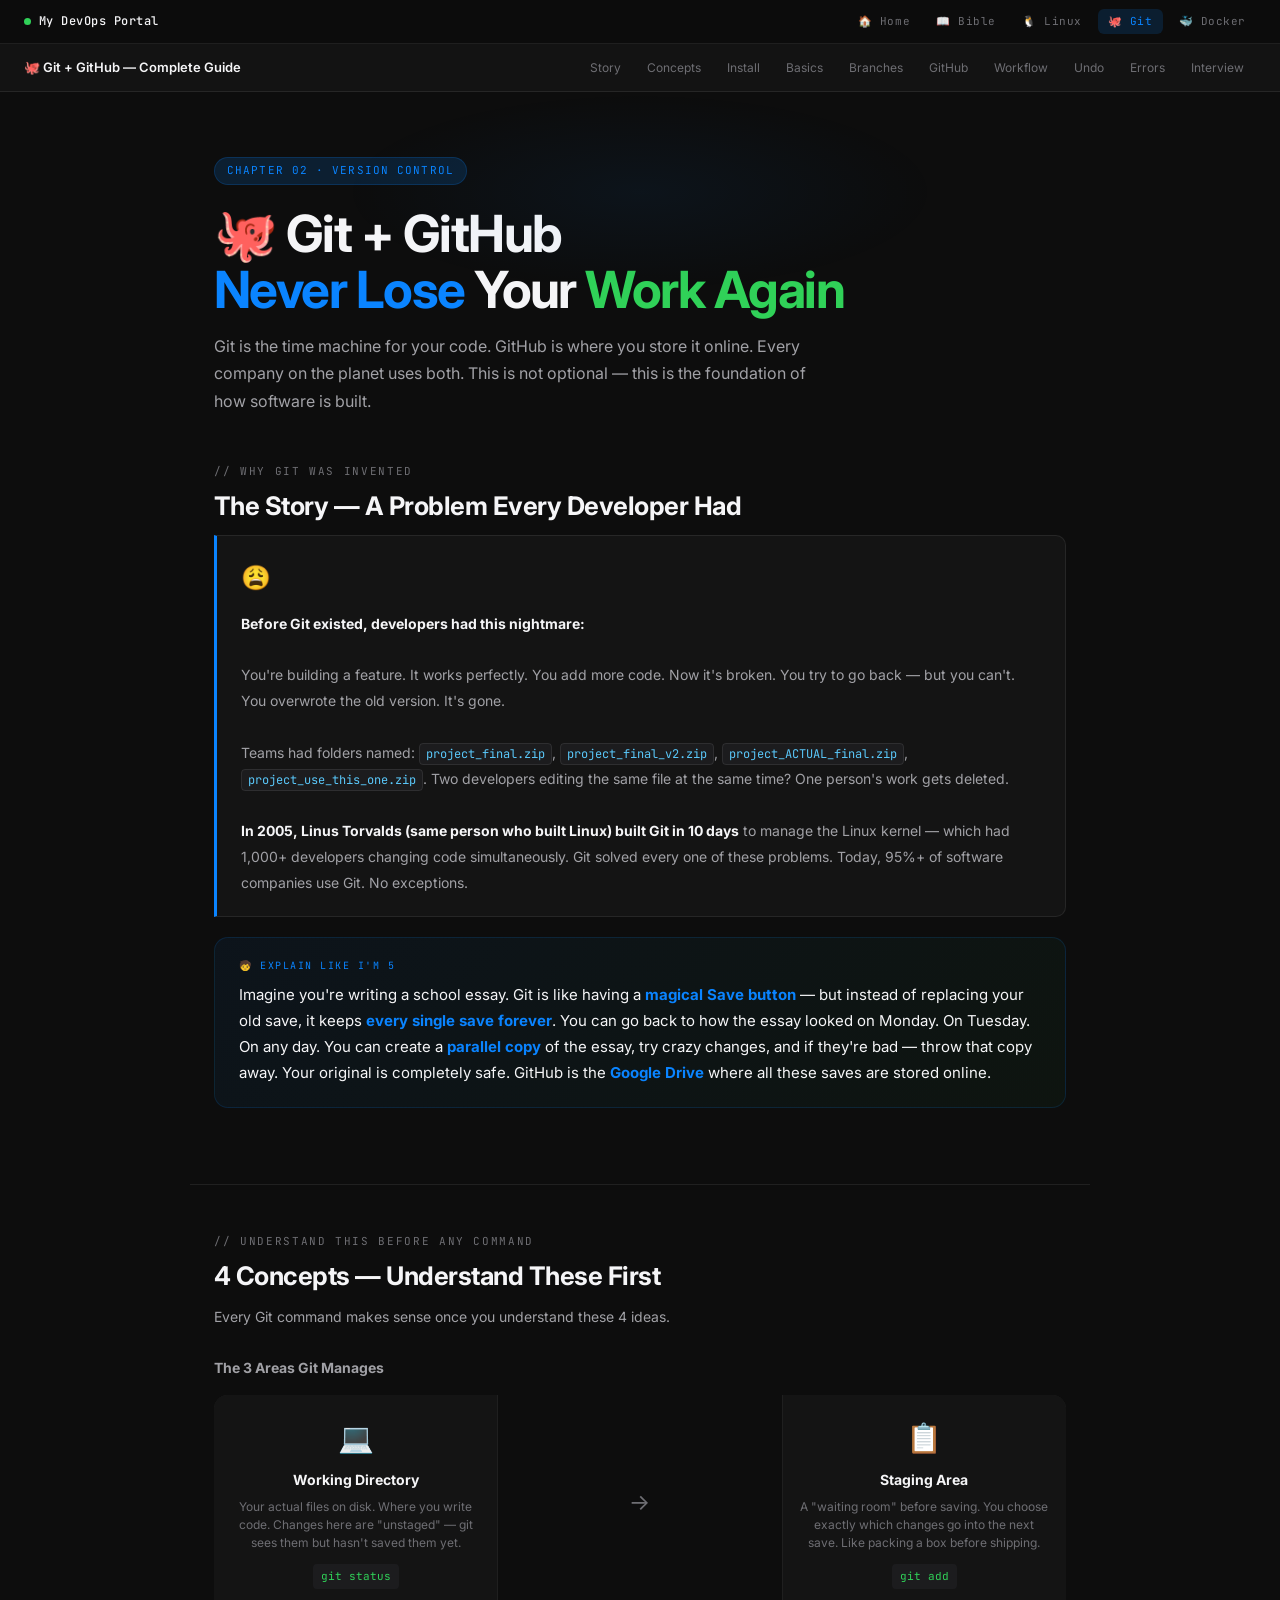
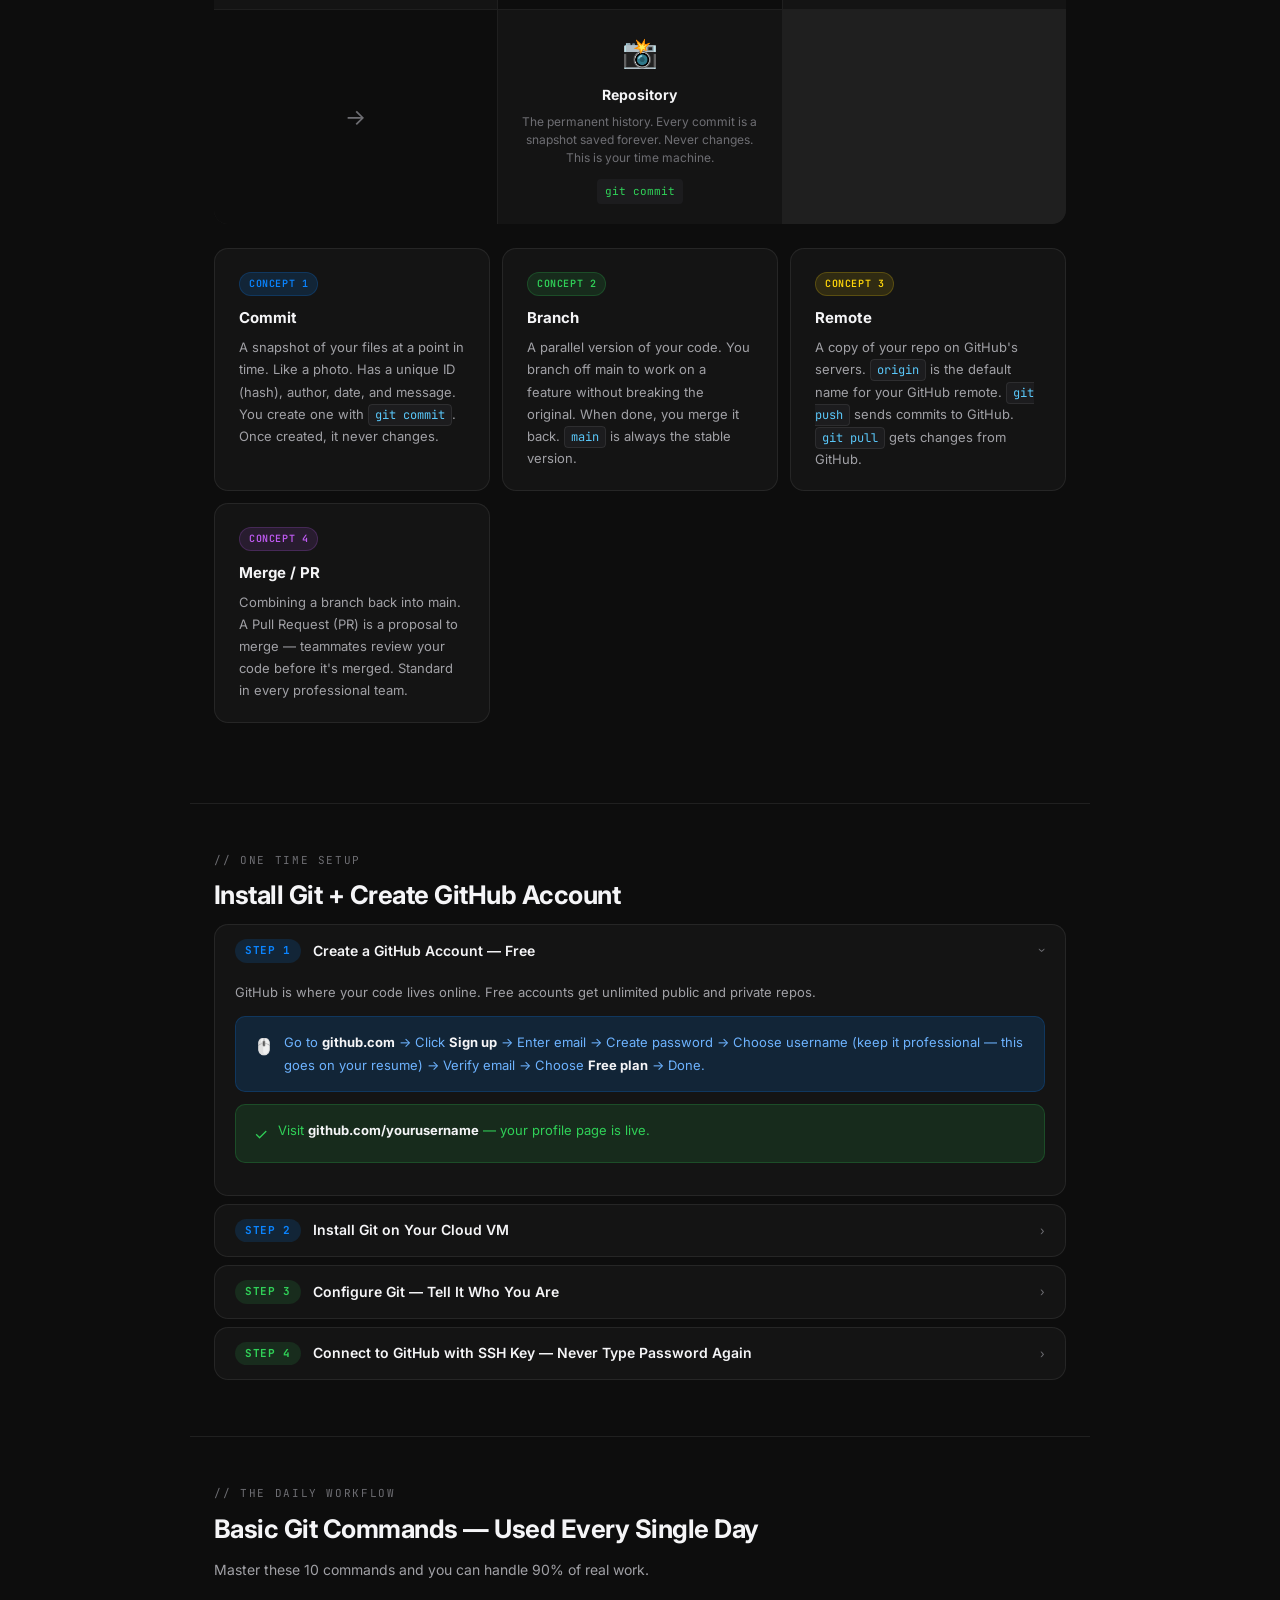
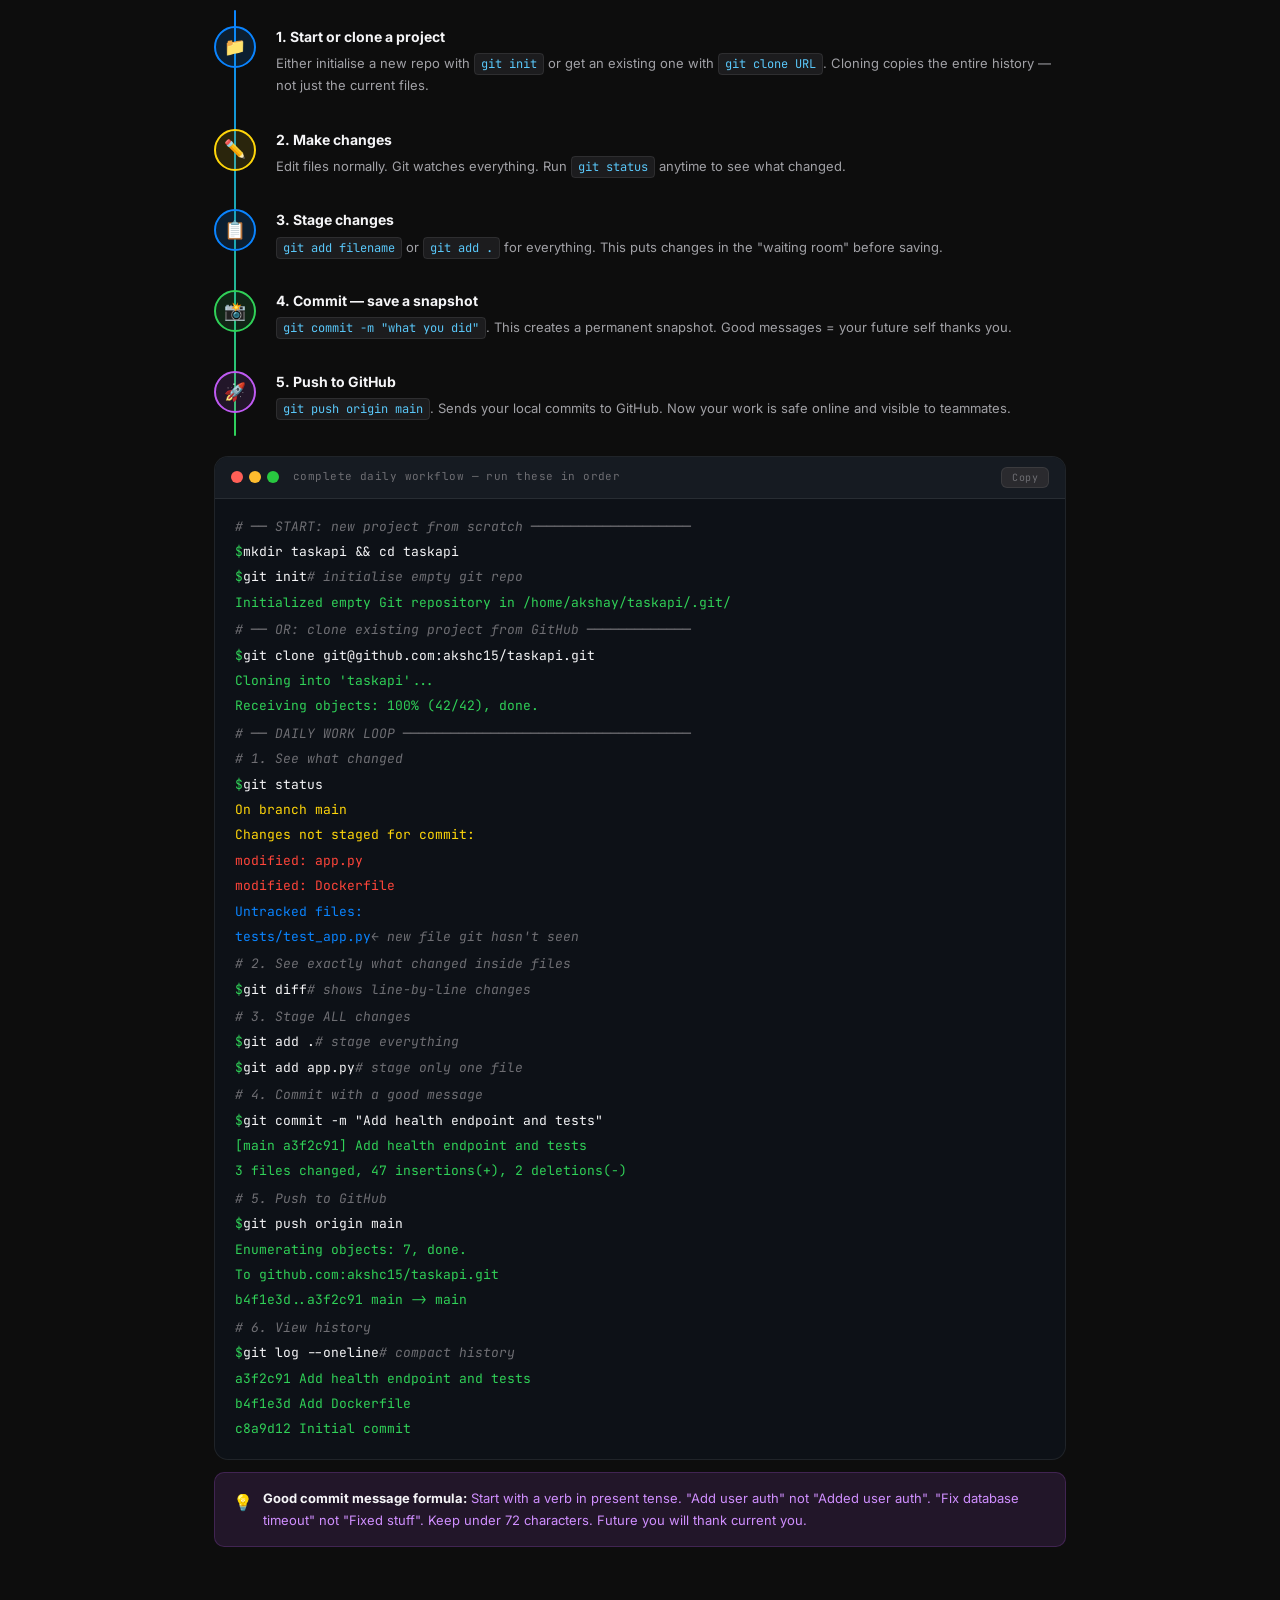
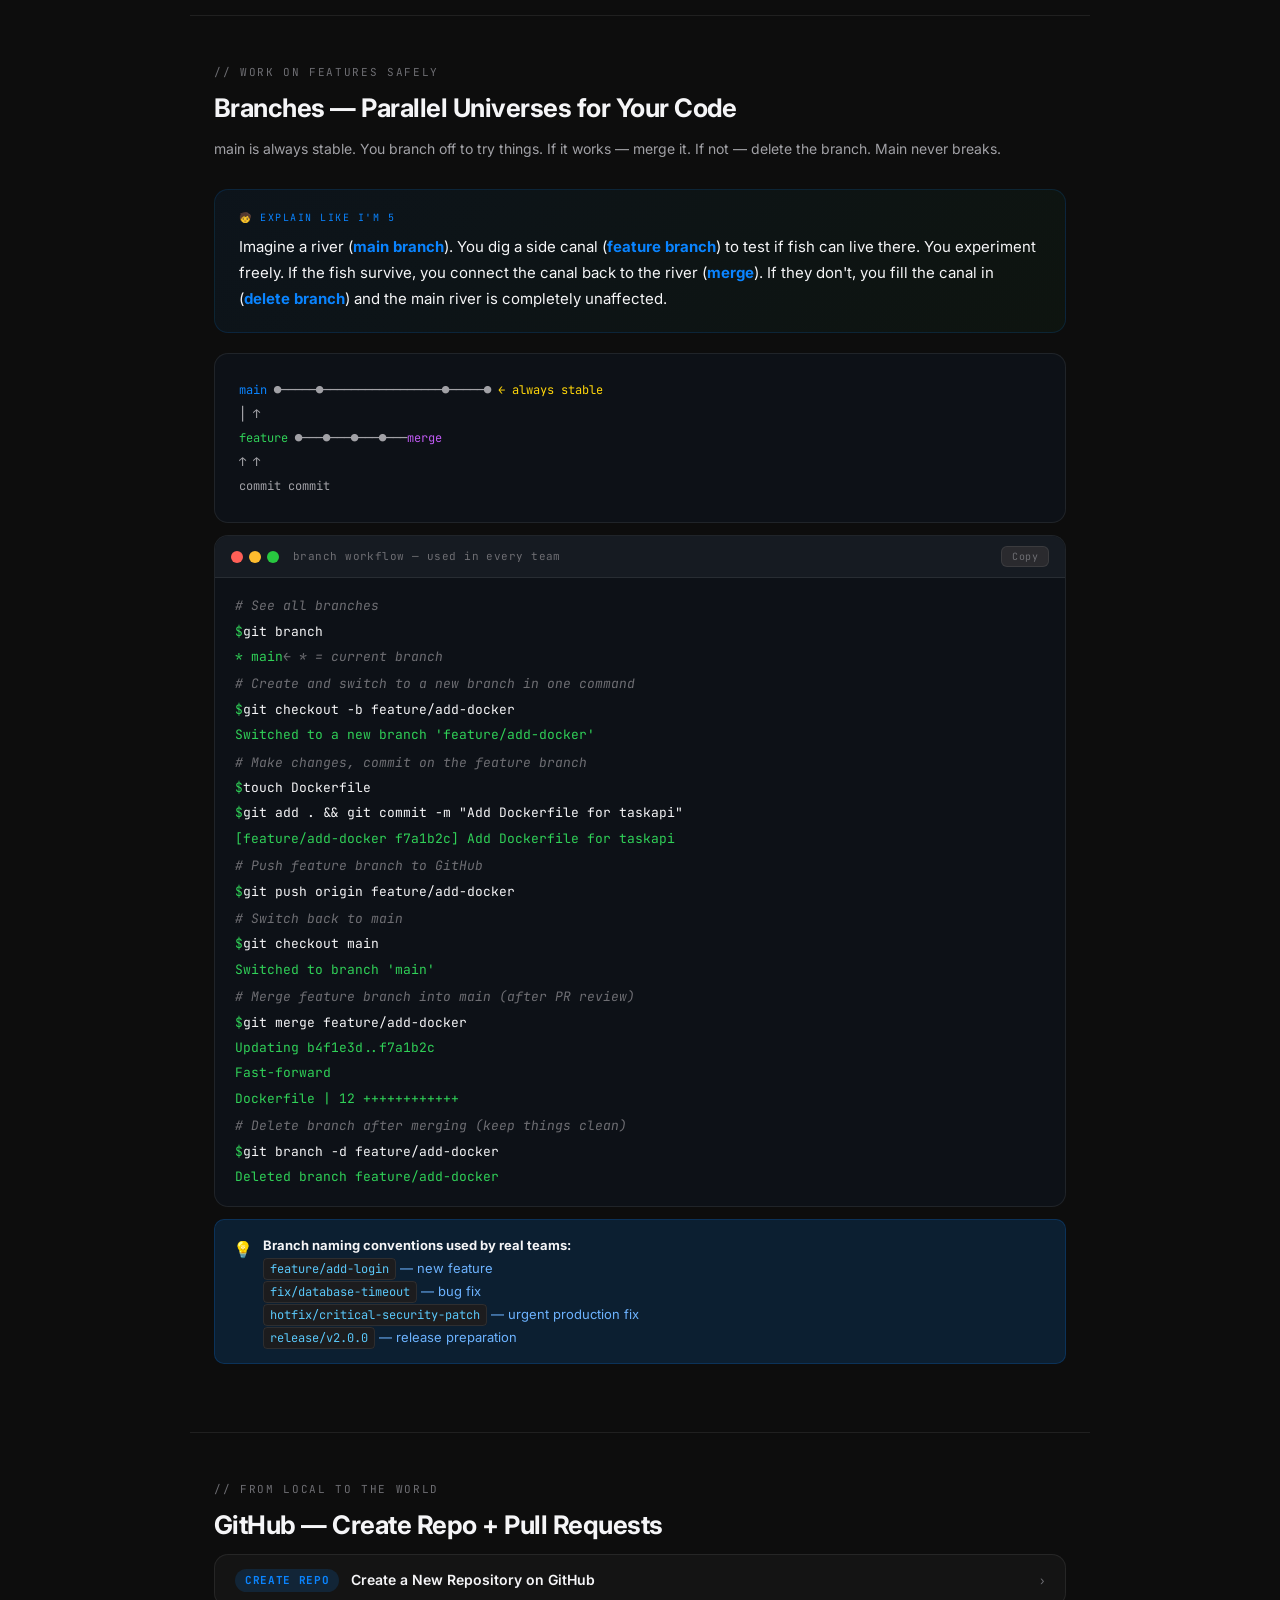
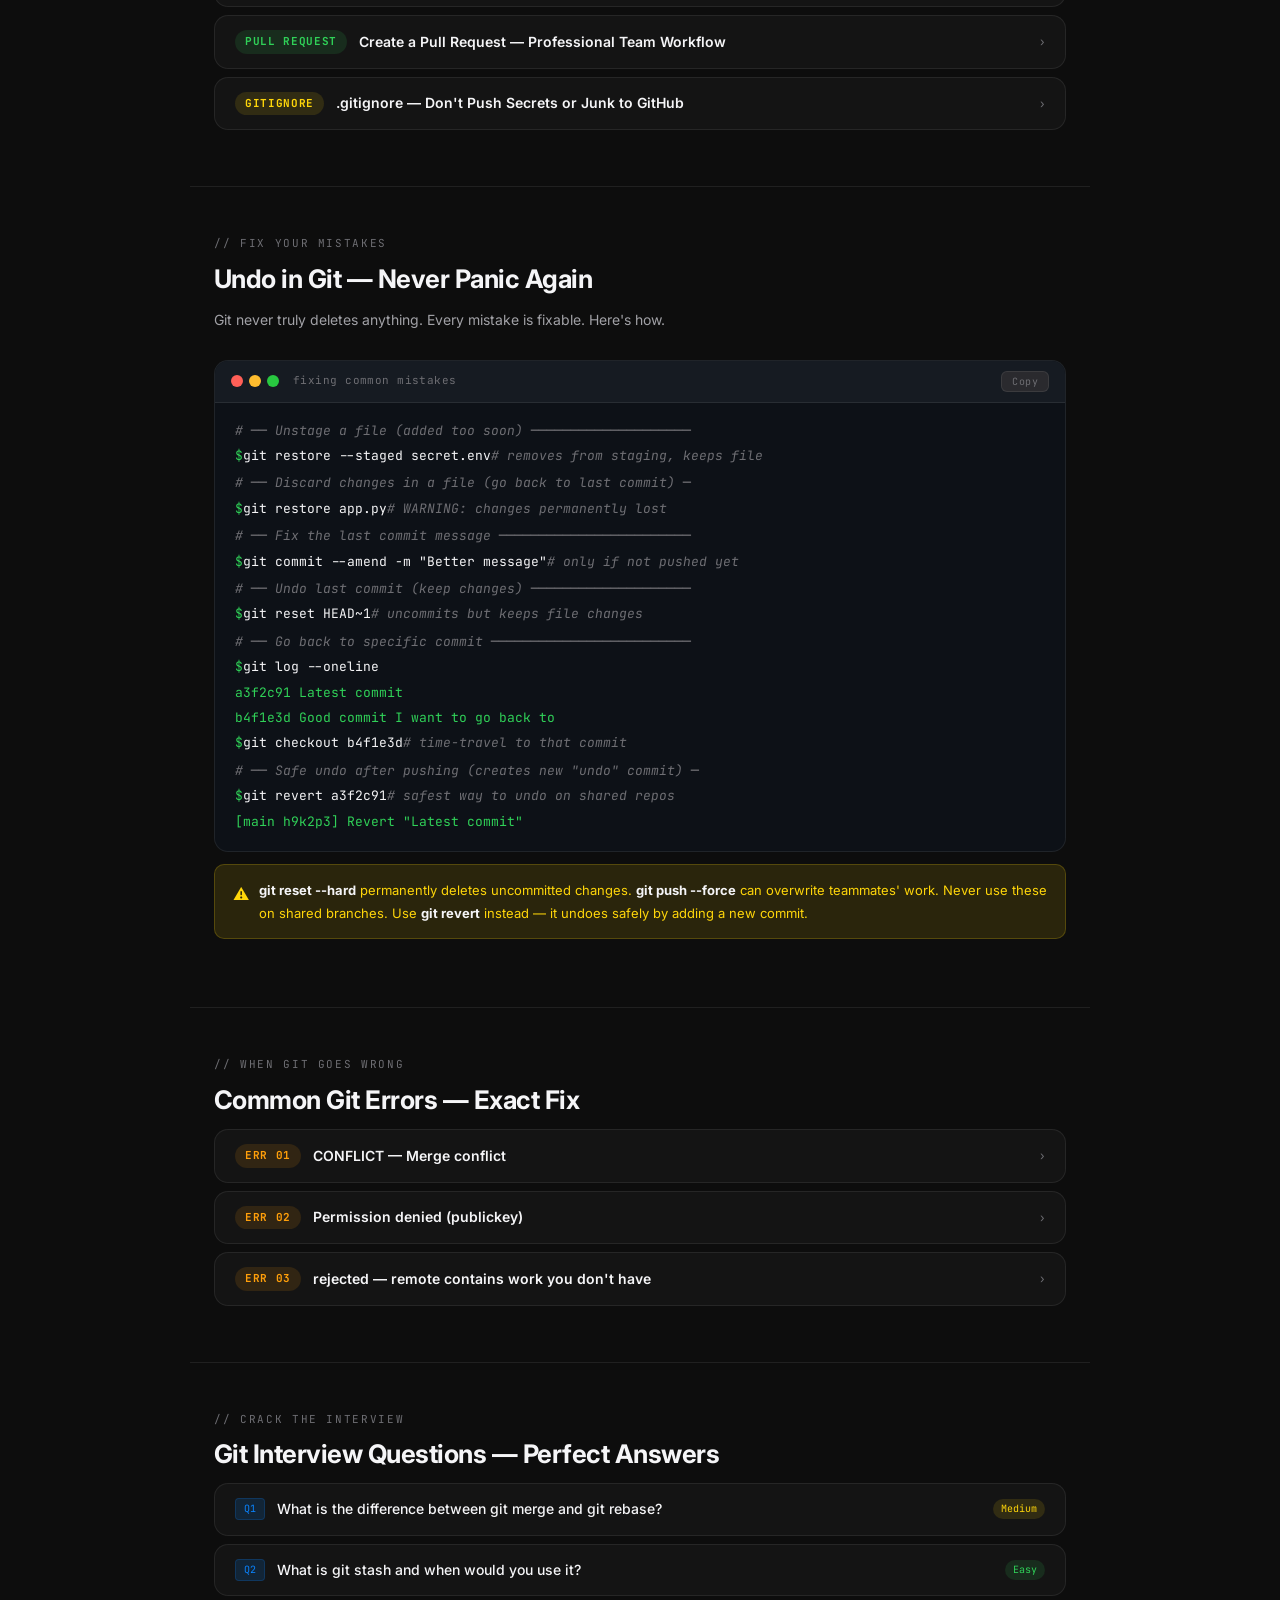
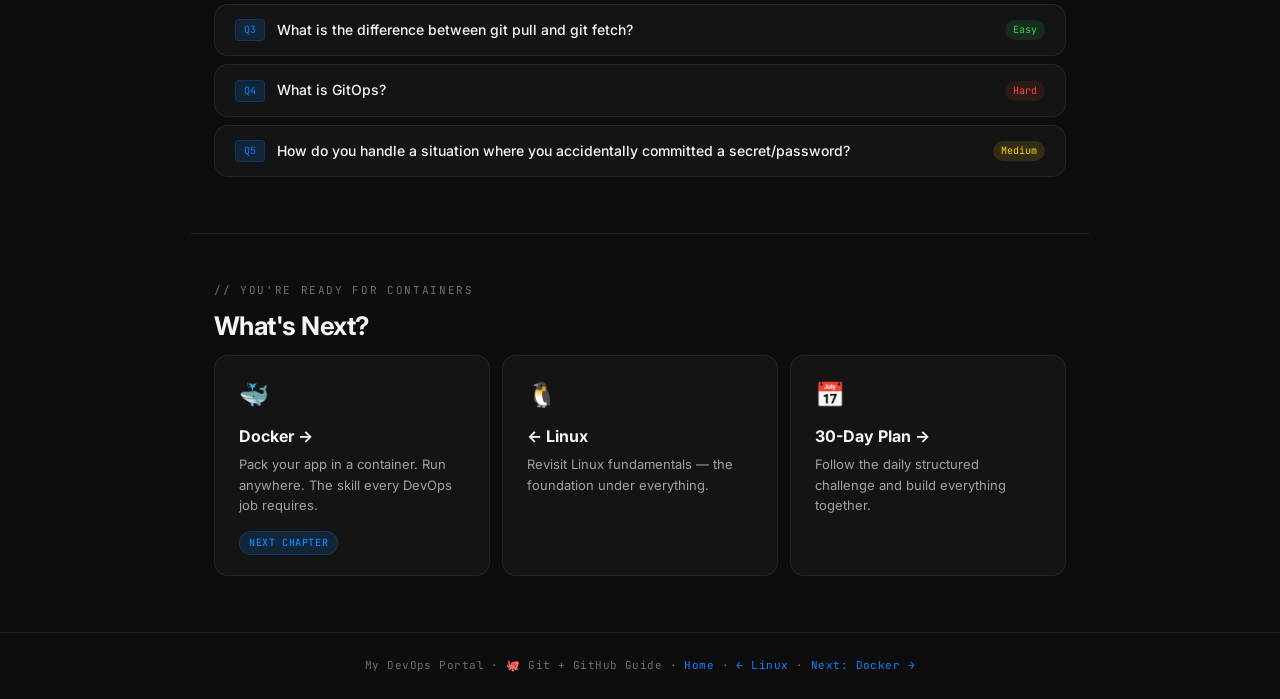
<file: pages/git.html>
<!DOCTYPE html>
<html lang="en">
<head>
<meta charset="UTF-8">
<meta name="viewport" content="width=device-width, initial-scale=1.0">
<title>Git + GitHub — My DevOps Portal</title>
<link rel="stylesheet" href="../style.css">
<style>
.git-flow {
  display: flex;
  flex-direction: column;
  gap: 0;
  position: relative;
  margin: 20px 0;
}
.git-flow::before {
  content: '';
  position: absolute;
  left: 20px;
  top: 0; bottom: 0;
  width: 2px;
  background: linear-gradient(180deg, var(--blue), var(--green));
  border-radius: 2px;
}
.gf-item {
  display: flex;
  align-items: flex-start;
  gap: 20px;
  padding: 16px 0;
  position: relative;
}
.gf-dot {
  width: 42px; height: 42px;
  border-radius: 50%;
  display: flex; align-items: center; justify-content: center;
  font-size: 1.1rem;
  flex-shrink: 0;
  position: relative;
  z-index: 1;
  border: 2px solid var(--border);
  background: var(--bg-base);
}
.gf-dot.blue   { border-color: var(--blue);   background: var(--blue-dim); }
.gf-dot.green  { border-color: var(--green);  background: var(--green-dim); }
.gf-dot.yellow { border-color: var(--yellow); background: var(--yellow-dim); }
.gf-dot.purple { border-color: var(--purple); background: var(--purple-dim); }
.gf-content h4 { font-size: 14px; font-weight: 700; margin-bottom: 4px; }
.gf-content p  { font-size: 13px; color: var(--text-secondary); line-height: 1.7; }
.gf-content code { font-size: 12px; }

.branch-visual {
  background: #0d1117;
  border: 1px solid var(--border);
  border-radius: var(--radius-lg);
  padding: 24px;
  font-family: var(--font-mono);
  font-size: 12px;
  line-height: 2;
  margin: 12px 0;
  overflow-x: auto;
}
.bv-main   { color: var(--blue); }
.bv-feat   { color: var(--green); }
.bv-commit { color: var(--text-secondary); }
.bv-tag    { color: var(--yellow); }
.bv-merge  { color: var(--purple); }

.git-areas {
  display: grid;
  grid-template-columns: repeat(3, 1fr);
  gap: 1px;
  background: var(--border);
  border-radius: var(--radius-lg);
  overflow: hidden;
  margin: 16px 0;
}
.ga-zone {
  background: var(--bg-surface);
  padding: 20px 16px;
  text-align: center;
}
.ga-icon { font-size: 1.8rem; margin-bottom: 8px; }
.ga-name { font-weight: 700; font-size: 14px; margin-bottom: 6px; }
.ga-desc { font-size: 12px; color: var(--text-tertiary); line-height: 1.5; margin-bottom: 10px; }
.ga-cmd  { font-family: var(--font-mono); font-size: 11px; color: var(--green); background: var(--bg-elevated); padding: 4px 8px; border-radius: 4px; display: inline-block; }
.ga-arrow { font-size: 1.4rem; color: var(--text-tertiary); display: flex; align-items: center; justify-content: center; background: var(--bg-base); }
</style>
</head>
<body>

<!-- SHARED BANNER -->
<div class="site-banner">
  <div class="brand"><span class="dot"></span><span>My DevOps Portal</span></div>
  <nav class="banner-nav">
    <a href="../index.html">🏠 Home</a>
    <a href="../devops-bible.html">📖 Bible</a>
    <a href="linux.html">🐧 Linux</a>
    <a href="git.html" class="active">🐙 Git</a>
    <a href="docker.html">🐳 Docker</a>
  </nav>
</div>

<!-- PAGE NAV -->
<div class="page-nav">
  <span class="page-nav-title">🐙 Git + GitHub — Complete Guide</span>
  <div class="page-nav-links">
    <a href="#story">Story</a>
    <a href="#concepts">Concepts</a>
    <a href="#install">Install</a>
    <a href="#basics">Basics</a>
    <a href="#branches">Branches</a>
    <a href="#github">GitHub</a>
    <a href="#workflow">Workflow</a>
    <a href="#undo">Undo</a>
    <a href="#errors">Errors</a>
    <a href="#interview">Interview</a>
  </div>
</div>

<!-- HERO -->
<div class="page-hero" id="story">
  <div class="hero-eyebrow">Chapter 02 · Version Control</div>
  <h1 class="hero-title">🐙 Git + GitHub<br><span class="accent">Never Lose</span> Your <span class="accent-green">Work Again</span></h1>
  <p class="hero-sub">Git is the time machine for your code. GitHub is where you store it online. Every company on the planet uses both. This is not optional — this is the foundation of how software is built.</p>
</div>

<!-- ═══════════════════════════════════
     THE STORY
═══════════════════════════════════ -->
<section class="section" id="story">
  <div class="section-label">// why git was invented</div>
  <div class="section-title">The Story — A Problem Every Developer Had</div>

  <div class="story-box animate-fade-up">
    <span class="story-icon">😩</span>
    <strong>Before Git existed, developers had this nightmare:</strong><br><br>
    You're building a feature. It works perfectly. You add more code. Now it's broken. You try to go back — but you can't. You overwrote the old version. It's gone.<br><br>
    Teams had folders named: <code>project_final.zip</code>, <code>project_final_v2.zip</code>, <code>project_ACTUAL_final.zip</code>, <code>project_use_this_one.zip</code>. Two developers editing the same file at the same time? One person's work gets deleted.<br><br>
    <strong>In 2005, Linus Torvalds (same person who built Linux) built Git in 10 days</strong> to manage the Linux kernel — which had 1,000+ developers changing code simultaneously. Git solved every one of these problems. Today, 95%+ of software companies use Git. No exceptions.
  </div>

  <div class="analogy-box animate-fade-up-1">
    <div class="analogy-label">🧒 Explain Like I'm 5</div>
    <p>Imagine you're writing a school essay. Git is like having a <b>magical Save button</b> — but instead of replacing your old save, it keeps <b>every single save forever</b>. You can go back to how the essay looked on Monday. On Tuesday. On any day. You can create a <b>parallel copy</b> of the essay, try crazy changes, and if they're bad — throw that copy away. Your original is completely safe. GitHub is the <b>Google Drive</b> where all these saves are stored online.</p>
  </div>
</section>

<div class="divider"></div>

<!-- ═══════════════════════════════════
     CORE CONCEPTS
═══════════════════════════════════ -->
<section class="section" id="concepts">
  <div class="section-label">// understand this before any command</div>
  <div class="section-title">4 Concepts — Understand These First</div>
  <div class="section-sub">Every Git command makes sense once you understand these 4 ideas.</div>

  <!-- THE 3 AREAS -->
  <div style="margin-bottom:24px;">
    <div style="font-size:14px;font-weight:700;margin-bottom:12px;color:var(--text-secondary);">The 3 Areas Git Manages</div>
    <div class="git-areas reveal">
      <div class="ga-zone">
        <div class="ga-icon">💻</div>
        <div class="ga-name">Working Directory</div>
        <div class="ga-desc">Your actual files on disk. Where you write code. Changes here are "unstaged" — git sees them but hasn't saved them yet.</div>
        <div class="ga-cmd">git status</div>
      </div>
      <div class="ga-arrow">→</div>
      <div class="ga-zone">
        <div class="ga-icon">📋</div>
        <div class="ga-name">Staging Area</div>
        <div class="ga-desc">A "waiting room" before saving. You choose exactly which changes go into the next save. Like packing a box before shipping.</div>
        <div class="ga-cmd">git add</div>
      </div>
      <div class="ga-arrow">→</div>
      <div class="ga-zone">
        <div class="ga-icon">📸</div>
        <div class="ga-name">Repository</div>
        <div class="ga-desc">The permanent history. Every commit is a snapshot saved forever. Never changes. This is your time machine.</div>
        <div class="ga-cmd">git commit</div>
      </div>
    </div>
  </div>

  <div class="card-grid stagger-children" style="margin-bottom:24px;">
    <div class="card reveal">
      <span class="badge badge-blue" style="margin-bottom:10px;">Concept 1</span>
      <div style="font-weight:700;font-size:15px;margin-bottom:6px;">Commit</div>
      <div style="font-size:13px;color:var(--text-secondary);line-height:1.7;">A snapshot of your files at a point in time. Like a photo. Has a unique ID (hash), author, date, and message. You create one with <code>git commit</code>. Once created, it never changes.</div>
    </div>
    <div class="card reveal">
      <span class="badge badge-green" style="margin-bottom:10px;">Concept 2</span>
      <div style="font-weight:700;font-size:15px;margin-bottom:6px;">Branch</div>
      <div style="font-size:13px;color:var(--text-secondary);line-height:1.7;">A parallel version of your code. You branch off main to work on a feature without breaking the original. When done, you merge it back. <code>main</code> is always the stable version.</div>
    </div>
    <div class="card reveal">
      <span class="badge badge-yellow" style="margin-bottom:10px;">Concept 3</span>
      <div style="font-weight:700;font-size:15px;margin-bottom:6px;">Remote</div>
      <div style="font-size:13px;color:var(--text-secondary);line-height:1.7;">A copy of your repo on GitHub's servers. <code>origin</code> is the default name for your GitHub remote. <code>git push</code> sends commits to GitHub. <code>git pull</code> gets changes from GitHub.</div>
    </div>
    <div class="card reveal">
      <span class="badge badge-purple" style="margin-bottom:10px;">Concept 4</span>
      <div style="font-weight:700;font-size:15px;margin-bottom:6px;">Merge / PR</div>
      <div style="font-size:13px;color:var(--text-secondary);line-height:1.7;">Combining a branch back into main. A Pull Request (PR) is a proposal to merge — teammates review your code before it's merged. Standard in every professional team.</div>
    </div>
  </div>
</section>

<div class="divider"></div>

<!-- ═══════════════════════════════════
     INSTALL + SETUP
═══════════════════════════════════ -->
<section class="section" id="install">
  <div class="section-label">// one time setup</div>
  <div class="section-title">Install Git + Create GitHub Account</div>

  <div class="steps stagger-children">
    <div class="step-card">
      <div class="step-head">
        <span class="step-num sn-blue">STEP 1</span>
        <span class="step-title">Create a GitHub Account — Free</span>
        <span class="step-chevron">›</span>
      </div>
      <div class="step-body">
        <p>GitHub is where your code lives online. Free accounts get unlimited public and private repos.</p>
        <div class="info-box"><span class="box-icon">🖱️</span><div>Go to <b>github.com</b> → Click <b>Sign up</b> → Enter email → Create password → Choose username (keep it professional — this goes on your resume) → Verify email → Choose <b>Free plan</b> → Done.</div></div>
        <div class="success-box"><span class="box-icon">✓</span><div>Visit <b>github.com/yourusername</b> — your profile page is live.</div></div>
      </div>
    </div>

    <div class="step-card">
      <div class="step-head">
        <span class="step-num sn-blue">STEP 2</span>
        <span class="step-title">Install Git on Your Cloud VM</span>
        <span class="step-chevron">›</span>
      </div>
      <div class="step-body">
        <p>Git usually comes pre-installed on Ubuntu. Let's verify and install if needed.</p>
        <div class="terminal">
          <div class="terminal-bar"><div class="t-btn t-red"></div><div class="t-btn t-yellow"></div><div class="t-btn t-green"></div><span class="terminal-title">GCP VM terminal</span><button class="terminal-copy">Copy</button></div>
          <div class="terminal-body">
            <div class="t-line"><span class="t-prompt">$ </span><span class="t-cmd">git --version</span></div>
            <div class="t-line"><span class="t-ok">git version 2.43.0</span>  <span class="t-comment">  ← already installed!</span></div>
            <div class="t-line"> </div>
            <div class="t-line"><span class="t-comment"># If not installed:</span></div>
            <div class="t-line"><span class="t-prompt">$ </span><span class="t-cmd">sudo apt update && sudo apt install git -y</span></div>
          </div>
        </div>
      </div>
    </div>

    <div class="step-card">
      <div class="step-head">
        <span class="step-num sn-green">STEP 3</span>
        <span class="step-title">Configure Git — Tell It Who You Are</span>
        <span class="step-chevron">›</span>
      </div>
      <div class="step-body">
        <p>Every commit you make gets stamped with your name and email. Do this once on every machine you use.</p>
        <div class="terminal">
          <div class="terminal-bar"><div class="t-btn t-red"></div><div class="t-btn t-yellow"></div><div class="t-btn t-green"></div><span class="terminal-title">configure git — run once</span><button class="terminal-copy">Copy</button></div>
          <div class="terminal-body">
            <div class="t-line"><span class="t-comment"># Set your name (use real name — shows on GitHub)</span></div>
            <div class="t-line"><span class="t-prompt">$ </span><span class="t-cmd">git config --global user.name "Akshay Chetule"</span></div>
            <div class="t-line"> </div>
            <div class="t-line"><span class="t-comment"># Set your email (must match your GitHub account)</span></div>
            <div class="t-line"><span class="t-prompt">$ </span><span class="t-cmd">git config --global user.email "akshay@example.com"</span></div>
            <div class="t-line"> </div>
            <div class="t-line"><span class="t-comment"># Set default branch name to "main" (modern standard)</span></div>
            <div class="t-line"><span class="t-prompt">$ </span><span class="t-cmd">git config --global init.defaultBranch main</span></div>
            <div class="t-line"> </div>
            <div class="t-line"><span class="t-comment"># Set VS Code as default editor</span></div>
            <div class="t-line"><span class="t-prompt">$ </span><span class="t-cmd">git config --global core.editor "code --wait"</span></div>
            <div class="t-line"> </div>
            <div class="t-line"><span class="t-comment"># Verify all settings</span></div>
            <div class="t-line"><span class="t-prompt">$ </span><span class="t-cmd">git config --list</span></div>
            <div class="t-line"><span class="t-ok">user.name=Akshay Chetule</span></div>
            <div class="t-line"><span class="t-ok">user.email=akshay@example.com</span></div>
            <div class="t-line"><span class="t-ok">init.defaultBranch=main</span></div>
          </div>
        </div>
      </div>
    </div>

    <div class="step-card">
      <div class="step-head">
        <span class="step-num sn-green">STEP 4</span>
        <span class="step-title">Connect to GitHub with SSH Key — Never Type Password Again</span>
        <span class="step-chevron">›</span>
      </div>
      <div class="step-body">
        <p>SSH key = a digital ID card. GitHub recognises your machine automatically. No username/password every push.</p>
        <div class="terminal">
          <div class="terminal-bar"><div class="t-btn t-red"></div><div class="t-btn t-yellow"></div><div class="t-btn t-green"></div><span class="terminal-title">generate SSH key</span><button class="terminal-copy">Copy</button></div>
          <div class="terminal-body">
            <div class="t-line"><span class="t-comment"># Generate SSH key pair (public + private)</span></div>
            <div class="t-line"><span class="t-prompt">$ </span><span class="t-cmd">ssh-keygen -t ed25519 -C "akshay@example.com"</span></div>
            <div class="t-line"><span class="t-out">Generating public/private ed25519 key pair.</span></div>
            <div class="t-line"><span class="t-out">Enter file in which to save the key: </span><span class="t-comment">← press Enter</span></div>
            <div class="t-line"><span class="t-out">Enter passphrase: </span><span class="t-comment">← press Enter (no passphrase)</span></div>
            <div class="t-line"><span class="t-ok">Your public key has been saved in ~/.ssh/id_ed25519.pub</span></div>
            <div class="t-line"> </div>
            <div class="t-line"><span class="t-comment"># Copy your PUBLIC key (share this with GitHub)</span></div>
            <div class="t-line"><span class="t-prompt">$ </span><span class="t-cmd">cat ~/.ssh/id_ed25519.pub</span></div>
            <div class="t-line"><span class="t-info">ssh-ed25519 AAAAC3NzaC1lZDI1NTE5AAAA... akshay@example.com</span></div>
            <div class="t-line"><span class="t-comment">← copy this entire line</span></div>
          </div>
        </div>
        <div class="info-box"><span class="box-icon">🖱️</span><div>Go to <b>github.com</b> → click your avatar (top right) → <b>Settings</b> → left sidebar: <b>SSH and GPG keys</b> → <b>New SSH key</b> → Title: "GCP VM" → Paste your key → <b>Add SSH key</b></div></div>
        <div class="terminal">
          <div class="terminal-bar"><div class="t-btn t-red"></div><div class="t-btn t-yellow"></div><div class="t-btn t-green"></div><span class="terminal-title">test connection</span><button class="terminal-copy">Copy</button></div>
          <div class="terminal-body">
            <div class="t-line"><span class="t-prompt">$ </span><span class="t-cmd">ssh -T git@github.com</span></div>
            <div class="t-line"><span class="t-ok">Hi akshc15! You've successfully authenticated!</span></div>
          </div>
        </div>
      </div>
    </div>
  </div>
</section>

<div class="divider"></div>

<!-- ═══════════════════════════════════
     BASIC COMMANDS
═══════════════════════════════════ -->
<section class="section" id="basics">
  <div class="section-label">// the daily workflow</div>
  <div class="section-title">Basic Git Commands — Used Every Single Day</div>
  <div class="section-sub">Master these 10 commands and you can handle 90% of real work.</div>

  <!-- THE FLOW -->
  <div class="git-flow reveal">
    <div class="gf-item">
      <div class="gf-dot blue">📁</div>
      <div class="gf-content">
        <h4>1. Start or clone a project</h4>
        <p>Either initialise a new repo with <code>git init</code> or get an existing one with <code>git clone URL</code>. Cloning copies the entire history — not just the current files.</p>
      </div>
    </div>
    <div class="gf-item">
      <div class="gf-dot yellow">✏️</div>
      <div class="gf-content">
        <h4>2. Make changes</h4>
        <p>Edit files normally. Git watches everything. Run <code>git status</code> anytime to see what changed.</p>
      </div>
    </div>
    <div class="gf-item">
      <div class="gf-dot blue">📋</div>
      <div class="gf-content">
        <h4>3. Stage changes</h4>
        <p><code>git add filename</code> or <code>git add .</code> for everything. This puts changes in the "waiting room" before saving.</p>
      </div>
    </div>
    <div class="gf-item">
      <div class="gf-dot green">📸</div>
      <div class="gf-content">
        <h4>4. Commit — save a snapshot</h4>
        <p><code>git commit -m "what you did"</code>. This creates a permanent snapshot. Good messages = your future self thanks you.</p>
      </div>
    </div>
    <div class="gf-item">
      <div class="gf-dot purple">🚀</div>
      <div class="gf-content">
        <h4>5. Push to GitHub</h4>
        <p><code>git push origin main</code>. Sends your local commits to GitHub. Now your work is safe online and visible to teammates.</p>
      </div>
    </div>
  </div>

  <div class="terminal reveal">
    <div class="terminal-bar"><div class="t-btn t-red"></div><div class="t-btn t-yellow"></div><div class="t-btn t-green"></div><span class="terminal-title">complete daily workflow — run these in order</span><button class="terminal-copy">Copy</button></div>
    <div class="terminal-body">
      <div class="t-line"><span class="t-comment"># ── START: new project from scratch ────────────────────</span></div>
      <div class="t-line"><span class="t-prompt">$ </span><span class="t-cmd">mkdir taskapi && cd taskapi</span></div>
      <div class="t-line"><span class="t-prompt">$ </span><span class="t-cmd">git init</span>                          <span class="t-comment">  # initialise empty git repo</span></div>
      <div class="t-line"><span class="t-ok">Initialized empty Git repository in /home/akshay/taskapi/.git/</span></div>
      <div class="t-line"> </div>
      <div class="t-line"><span class="t-comment"># ── OR: clone existing project from GitHub ─────────────</span></div>
      <div class="t-line"><span class="t-prompt">$ </span><span class="t-cmd">git clone git@github.com:akshc15/taskapi.git</span></div>
      <div class="t-line"><span class="t-ok">Cloning into 'taskapi'...</span></div>
      <div class="t-line"><span class="t-ok">Receiving objects: 100% (42/42), done.</span></div>
      <div class="t-line"> </div>
      <div class="t-line"><span class="t-comment"># ── DAILY WORK LOOP ────────────────────────────────────</span></div>
      <div class="t-line"><span class="t-comment"># 1. See what changed</span></div>
      <div class="t-line"><span class="t-prompt">$ </span><span class="t-cmd">git status</span></div>
      <div class="t-line"><span class="t-warn">On branch main</span></div>
      <div class="t-line"><span class="t-warn">Changes not staged for commit:</span></div>
      <div class="t-line"><span class="t-err">  modified:   app.py</span></div>
      <div class="t-line"><span class="t-err">  modified:   Dockerfile</span></div>
      <div class="t-line"><span class="t-info">Untracked files:</span></div>
      <div class="t-line"><span class="t-info">  tests/test_app.py</span>            <span class="t-comment">  ← new file git hasn't seen</span></div>
      <div class="t-line"> </div>
      <div class="t-line"><span class="t-comment"># 2. See exactly what changed inside files</span></div>
      <div class="t-line"><span class="t-prompt">$ </span><span class="t-cmd">git diff</span>                      <span class="t-comment">  # shows line-by-line changes</span></div>
      <div class="t-line"> </div>
      <div class="t-line"><span class="t-comment"># 3. Stage ALL changes</span></div>
      <div class="t-line"><span class="t-prompt">$ </span><span class="t-cmd">git add .</span>                     <span class="t-comment">  # stage everything</span></div>
      <div class="t-line"><span class="t-prompt">$ </span><span class="t-cmd">git add app.py</span>                <span class="t-comment">  # stage only one file</span></div>
      <div class="t-line"> </div>
      <div class="t-line"><span class="t-comment"># 4. Commit with a good message</span></div>
      <div class="t-line"><span class="t-prompt">$ </span><span class="t-cmd">git commit -m "Add health endpoint and tests"</span></div>
      <div class="t-line"><span class="t-ok">[main a3f2c91] Add health endpoint and tests</span></div>
      <div class="t-line"><span class="t-ok"> 3 files changed, 47 insertions(+), 2 deletions(-)</span></div>
      <div class="t-line"> </div>
      <div class="t-line"><span class="t-comment"># 5. Push to GitHub</span></div>
      <div class="t-line"><span class="t-prompt">$ </span><span class="t-cmd">git push origin main</span></div>
      <div class="t-line"><span class="t-ok">Enumerating objects: 7, done.</span></div>
      <div class="t-line"><span class="t-ok">To github.com:akshc15/taskapi.git</span></div>
      <div class="t-line"><span class="t-ok">   b4f1e3d..a3f2c91  main -> main</span></div>
      <div class="t-line"> </div>
      <div class="t-line"><span class="t-comment"># 6. View history</span></div>
      <div class="t-line"><span class="t-prompt">$ </span><span class="t-cmd">git log --oneline</span>             <span class="t-comment">  # compact history</span></div>
      <div class="t-line"><span class="t-ok">a3f2c91 Add health endpoint and tests</span></div>
      <div class="t-line"><span class="t-ok">b4f1e3d Add Dockerfile</span></div>
      <div class="t-line"><span class="t-ok">c8a9d12 Initial commit</span></div>
    </div>
  </div>

  <div class="tip-box reveal"><span class="box-icon">💡</span><div><b>Good commit message formula:</b> Start with a verb in present tense. "Add user auth" not "Added user auth". "Fix database timeout" not "Fixed stuff". Keep under 72 characters. Future you will thank current you.</div></div>
</section>

<div class="divider"></div>

<!-- ═══════════════════════════════════
     BRANCHES
═══════════════════════════════════ -->
<section class="section" id="branches">
  <div class="section-label">// work on features safely</div>
  <div class="section-title">Branches — Parallel Universes for Your Code</div>
  <div class="section-sub">main is always stable. You branch off to try things. If it works — merge it. If not — delete the branch. Main never breaks.</div>

  <div class="analogy-box reveal">
    <div class="analogy-label">🧒 Explain Like I'm 5</div>
    <p>Imagine a river (<b>main branch</b>). You dig a side canal (<b>feature branch</b>) to test if fish can live there. You experiment freely. If the fish survive, you connect the canal back to the river (<b>merge</b>). If they don't, you fill the canal in (<b>delete branch</b>) and the main river is completely unaffected.</p>
  </div>

  <div class="branch-visual reveal">
    <div><span class="bv-main">main    </span> <span class="bv-commit">●─────●─────────────────●─────●</span> <span class="bv-tag"> ← always stable</span></div>
    <div><span class="bv-main">        </span> <span class="bv-commit">      │                 ↑</span></div>
    <div><span class="bv-feat">feature </span> <span class="bv-commit">      ●───●───●───●───</span><span class="bv-merge">merge</span></div>
    <div>                                                                          </div>
    <div><span class="bv-commit">        ↑           ↑</span></div>
    <div><span class="bv-commit">     commit      commit</span></div>
  </div>

  <div class="terminal reveal">
    <div class="terminal-bar"><div class="t-btn t-red"></div><div class="t-btn t-yellow"></div><div class="t-btn t-green"></div><span class="terminal-title">branch workflow — used in every team</span><button class="terminal-copy">Copy</button></div>
    <div class="terminal-body">
      <div class="t-line"><span class="t-comment"># See all branches</span></div>
      <div class="t-line"><span class="t-prompt">$ </span><span class="t-cmd">git branch</span></div>
      <div class="t-line"><span class="t-ok">* main</span>                         <span class="t-comment">  ← * = current branch</span></div>
      <div class="t-line"> </div>
      <div class="t-line"><span class="t-comment"># Create and switch to a new branch in one command</span></div>
      <div class="t-line"><span class="t-prompt">$ </span><span class="t-cmd">git checkout -b feature/add-docker</span></div>
      <div class="t-line"><span class="t-ok">Switched to a new branch 'feature/add-docker'</span></div>
      <div class="t-line"> </div>
      <div class="t-line"><span class="t-comment"># Make changes, commit on the feature branch</span></div>
      <div class="t-line"><span class="t-prompt">$ </span><span class="t-cmd">touch Dockerfile</span></div>
      <div class="t-line"><span class="t-prompt">$ </span><span class="t-cmd">git add . && git commit -m "Add Dockerfile for taskapi"</span></div>
      <div class="t-line"><span class="t-ok">[feature/add-docker f7a1b2c] Add Dockerfile for taskapi</span></div>
      <div class="t-line"> </div>
      <div class="t-line"><span class="t-comment"># Push feature branch to GitHub</span></div>
      <div class="t-line"><span class="t-prompt">$ </span><span class="t-cmd">git push origin feature/add-docker</span></div>
      <div class="t-line"> </div>
      <div class="t-line"><span class="t-comment"># Switch back to main</span></div>
      <div class="t-line"><span class="t-prompt">$ </span><span class="t-cmd">git checkout main</span></div>
      <div class="t-line"><span class="t-ok">Switched to branch 'main'</span></div>
      <div class="t-line"> </div>
      <div class="t-line"><span class="t-comment"># Merge feature branch into main (after PR review)</span></div>
      <div class="t-line"><span class="t-prompt">$ </span><span class="t-cmd">git merge feature/add-docker</span></div>
      <div class="t-line"><span class="t-ok">Updating b4f1e3d..f7a1b2c</span></div>
      <div class="t-line"><span class="t-ok">Fast-forward</span></div>
      <div class="t-line"><span class="t-ok"> Dockerfile | 12 ++++++++++++</span></div>
      <div class="t-line"> </div>
      <div class="t-line"><span class="t-comment"># Delete branch after merging (keep things clean)</span></div>
      <div class="t-line"><span class="t-prompt">$ </span><span class="t-cmd">git branch -d feature/add-docker</span></div>
      <div class="t-line"><span class="t-ok">Deleted branch feature/add-docker</span></div>
    </div>
  </div>

  <div class="info-box reveal"><span class="box-icon">💡</span><div><b>Branch naming conventions used by real teams:</b><br>
  <code>feature/add-login</code> — new feature<br>
  <code>fix/database-timeout</code> — bug fix<br>
  <code>hotfix/critical-security-patch</code> — urgent production fix<br>
  <code>release/v2.0.0</code> — release preparation</div></div>
</section>

<div class="divider"></div>

<!-- ═══════════════════════════════════
     GITHUB
═══════════════════════════════════ -->
<section class="section" id="github">
  <div class="section-label">// from local to the world</div>
  <div class="section-title">GitHub — Create Repo + Pull Requests</div>

  <div class="steps stagger-children">
    <div class="step-card">
      <div class="step-head">
        <span class="step-num sn-blue">CREATE REPO</span>
        <span class="step-title">Create a New Repository on GitHub</span>
        <span class="step-chevron">›</span>
      </div>
      <div class="step-body">
        <div class="info-box"><span class="box-icon">🖱️</span>
          <div>
            <b>1.</b> Go to <b>github.com</b> → click <b>+</b> (top right) → <b>New repository</b><br>
            <b>2.</b> Repository name: <code>taskapi</code><br>
            <b>3.</b> Description: "REST API deployed on Kubernetes"<br>
            <b>4.</b> Visibility: <b>Public</b> (recruiters can see it)<br>
            <b>5.</b> ✅ Add a README file<br>
            <b>6.</b> Click <b>Create repository</b>
          </div>
        </div>
        <div class="terminal">
          <div class="terminal-bar"><div class="t-btn t-red"></div><div class="t-btn t-yellow"></div><div class="t-btn t-green"></div><span class="terminal-title">connect local project to GitHub</span><button class="terminal-copy">Copy</button></div>
          <div class="terminal-body">
            <div class="t-line"><span class="t-comment"># In your local project folder:</span></div>
            <div class="t-line"><span class="t-prompt">$ </span><span class="t-cmd">git remote add origin git@github.com:akshc15/taskapi.git</span></div>
            <div class="t-line"><span class="t-comment"># "origin" = nickname for your GitHub URL</span></div>
            <div class="t-line"> </div>
            <div class="t-line"><span class="t-prompt">$ </span><span class="t-cmd">git push -u origin main</span></div>
            <div class="t-line"><span class="t-comment"># -u = set upstream (links local main to GitHub main)</span></div>
            <div class="t-line"><span class="t-comment"># After this first push, just use: git push</span></div>
            <div class="t-line"><span class="t-ok">Branch 'main' set up to track remote branch 'main'</span></div>
          </div>
        </div>
      </div>
    </div>

    <div class="step-card">
      <div class="step-head">
        <span class="step-num sn-green">PULL REQUEST</span>
        <span class="step-title">Create a Pull Request — Professional Team Workflow</span>
        <span class="step-chevron">›</span>
      </div>
      <div class="step-body">
        <p>A Pull Request (PR) is how teams review code before merging to main. Even solo projects benefit — it creates a record of every change and why it was made.</p>
        <div class="info-box"><span class="box-icon">🖱️</span>
          <div>
            <b>1.</b> Push your feature branch to GitHub: <code>git push origin feature/add-docker</code><br>
            <b>2.</b> Go to your repo on GitHub — you'll see a yellow banner: <b>"feature/add-docker had recent pushes"</b> → click <b>Compare & pull request</b><br>
            <b>3.</b> Add a title: <b>"Add Docker support for TaskAPI"</b><br>
            <b>4.</b> In description write what you changed and why<br>
            <b>5.</b> Click <b>Create pull request</b><br>
            <b>6.</b> Review the changes → click <b>Merge pull request</b> → <b>Confirm merge</b><br>
            <b>7.</b> Delete the branch (GitHub shows a button)
          </div>
        </div>
        <div class="tip-box"><span class="box-icon">💡</span><div>On your resume: "Used GitHub Pull Requests and code review workflow for all feature development". This one line shows you work like a professional team, not a solo hacker.</div></div>
      </div>
    </div>

    <div class="step-card">
      <div class="step-head">
        <span class="step-num sn-yellow">GITIGNORE</span>
        <span class="step-title">.gitignore — Don't Push Secrets or Junk to GitHub</span>
        <span class="step-chevron">›</span>
      </div>
      <div class="step-body">
        <p>A .gitignore file tells Git: "never track these files". Critical for keeping secrets and build files off GitHub.</p>
        <div class="terminal">
          <div class="terminal-bar"><div class="t-btn t-red"></div><div class="t-btn t-yellow"></div><div class="t-btn t-green"></div><span class="terminal-title">.gitignore for a Python DevOps project</span><button class="terminal-copy">Copy</button></div>
          <div class="terminal-body">
            <div class="t-line"><span class="t-comment"># Python</span></div>
            <div class="t-line"><span class="t-cmd">__pycache__/</span></div>
            <div class="t-line"><span class="t-cmd">*.pyc</span></div>
            <div class="t-line"><span class="t-cmd">.venv/</span></div>
            <div class="t-line"><span class="t-cmd">venv/</span></div>
            <div class="t-line"> </div>
            <div class="t-line"><span class="t-comment"># Secrets — NEVER commit these</span></div>
            <div class="t-line"><span class="t-cmd">.env</span>                 <span class="t-comment">  ← API keys, passwords</span></div>
            <div class="t-line"><span class="t-cmd">*.pem</span>                <span class="t-comment">  ← SSH private keys</span></div>
            <div class="t-line"><span class="t-cmd">kubeconfig</span>           <span class="t-comment">  ← K8s cluster access</span></div>
            <div class="t-line"><span class="t-cmd">secrets.yaml</span></div>
            <div class="t-line"> </div>
            <div class="t-line"><span class="t-comment"># Terraform</span></div>
            <div class="t-line"><span class="t-cmd">.terraform/</span></div>
            <div class="t-line"><span class="t-cmd">*.tfstate</span>            <span class="t-comment">  ← may contain secrets</span></div>
            <div class="t-line"><span class="t-cmd">*.tfstate.backup</span></div>
            <div class="t-line"> </div>
            <div class="t-line"><span class="t-comment"># OS files</span></div>
            <div class="t-line"><span class="t-cmd">.DS_Store</span>            <span class="t-comment">  ← Mac junk file</span></div>
            <div class="t-line"><span class="t-cmd">Thumbs.db</span>            <span class="t-comment">  ← Windows junk file</span></div>
          </div>
        </div>
        <div class="err-box"><span class="box-icon">🚨</span><div><b>Never commit .env files or private keys to GitHub.</b> Even private repos. Bots scan GitHub 24/7 looking for exposed API keys. If you accidentally push a secret — rotate it immediately (change the password/key), don't just delete the commit.</div></div>
      </div>
    </div>
  </div>
</section>

<div class="divider"></div>

<!-- ═══════════════════════════════════
     UNDO MISTAKES
═══════════════════════════════════ -->
<section class="section" id="undo">
  <div class="section-label">// fix your mistakes</div>
  <div class="section-title">Undo in Git — Never Panic Again</div>
  <div class="section-sub">Git never truly deletes anything. Every mistake is fixable. Here's how.</div>

  <div class="terminal reveal">
    <div class="terminal-bar"><div class="t-btn t-red"></div><div class="t-btn t-yellow"></div><div class="t-btn t-green"></div><span class="terminal-title">fixing common mistakes</span><button class="terminal-copy">Copy</button></div>
    <div class="terminal-body">
      <div class="t-line"><span class="t-comment"># ── Unstage a file (added too soon) ────────────────────</span></div>
      <div class="t-line"><span class="t-prompt">$ </span><span class="t-cmd">git restore --staged secret.env</span>  <span class="t-comment">  # removes from staging, keeps file</span></div>
      <div class="t-line"> </div>
      <div class="t-line"><span class="t-comment"># ── Discard changes in a file (go back to last commit) ─</span></div>
      <div class="t-line"><span class="t-prompt">$ </span><span class="t-cmd">git restore app.py</span>              <span class="t-comment">  # WARNING: changes permanently lost</span></div>
      <div class="t-line"> </div>
      <div class="t-line"><span class="t-comment"># ── Fix the last commit message ────────────────────────</span></div>
      <div class="t-line"><span class="t-prompt">$ </span><span class="t-cmd">git commit --amend -m "Better message"</span>  <span class="t-comment">  # only if not pushed yet</span></div>
      <div class="t-line"> </div>
      <div class="t-line"><span class="t-comment"># ── Undo last commit (keep changes) ────────────────────</span></div>
      <div class="t-line"><span class="t-prompt">$ </span><span class="t-cmd">git reset HEAD~1</span>                <span class="t-comment">  # uncommits but keeps file changes</span></div>
      <div class="t-line"> </div>
      <div class="t-line"><span class="t-comment"># ── Go back to specific commit ─────────────────────────</span></div>
      <div class="t-line"><span class="t-prompt">$ </span><span class="t-cmd">git log --oneline</span></div>
      <div class="t-line"><span class="t-ok">a3f2c91 Latest commit</span></div>
      <div class="t-line"><span class="t-ok">b4f1e3d Good commit I want to go back to</span></div>
      <div class="t-line"><span class="t-prompt">$ </span><span class="t-cmd">git checkout b4f1e3d</span>            <span class="t-comment">  # time-travel to that commit</span></div>
      <div class="t-line"> </div>
      <div class="t-line"><span class="t-comment"># ── Safe undo after pushing (creates new "undo" commit) ─</span></div>
      <div class="t-line"><span class="t-prompt">$ </span><span class="t-cmd">git revert a3f2c91</span>              <span class="t-comment">  # safest way to undo on shared repos</span></div>
      <div class="t-line"><span class="t-ok">[main h9k2p3] Revert "Latest commit"</span></div>
    </div>
  </div>

  <div class="warn-box reveal"><span class="box-icon">⚠️</span><div><b>git reset --hard</b> permanently deletes uncommitted changes. <b>git push --force</b> can overwrite teammates' work. Never use these on shared branches. Use <b>git revert</b> instead — it undoes safely by adding a new commit.</div></div>
</section>

<div class="divider"></div>

<!-- ═══════════════════════════════════
     ERRORS
═══════════════════════════════════ -->
<section class="section" id="errors">
  <div class="section-label">// when git goes wrong</div>
  <div class="section-title">Common Git Errors — Exact Fix</div>

  <div class="steps stagger-children">
    <div class="step-card">
      <div class="step-head">
        <span class="step-num sn-orange">ERR 01</span>
        <span class="step-title">CONFLICT — Merge conflict</span>
        <span class="step-chevron">›</span>
      </div>
      <div class="step-body">
        <div class="terminal"><div class="terminal-bar"><div class="t-btn t-red"></div><div class="t-btn t-yellow"></div><div class="t-btn t-green"></div></div>
          <div class="terminal-body">
            <div class="t-line"><span class="t-prompt">$ </span><span class="t-cmd">git merge feature/login</span></div>
            <div class="t-line"><span class="t-err">CONFLICT (content): Merge conflict in app.py</span></div>
            <div class="t-line"><span class="t-out"># Open app.py — you'll see conflict markers:</span></div>
            <div class="t-line"><span class="t-err">&lt;&lt;&lt;&lt;&lt;&lt;&lt; HEAD</span></div>
            <div class="t-line"><span class="t-ok">def login(): return "main version"</span></div>
            <div class="t-line"><span class="t-warn">=======</span></div>
            <div class="t-line"><span class="t-info">def login(): return "feature version"</span></div>
            <div class="t-line"><span class="t-err">&gt;&gt;&gt;&gt;&gt;&gt;&gt; feature/login</span></div>
            <div class="t-line"><span class="t-comment"># FIX: edit file, keep the right code, delete the markers</span></div>
            <div class="t-line"><span class="t-prompt">$ </span><span class="t-cmd">git add app.py</span></div>
            <div class="t-line"><span class="t-prompt">$ </span><span class="t-cmd">git commit -m "Resolve merge conflict in login"</span></div>
          </div>
        </div>
      </div>
    </div>

    <div class="step-card">
      <div class="step-head">
        <span class="step-num sn-orange">ERR 02</span>
        <span class="step-title">Permission denied (publickey)</span>
        <span class="step-chevron">›</span>
      </div>
      <div class="step-body">
        <div class="terminal"><div class="terminal-bar"><div class="t-btn t-red"></div><div class="t-btn t-yellow"></div><div class="t-btn t-green"></div></div>
          <div class="terminal-body">
            <div class="t-line"><span class="t-prompt">$ </span><span class="t-cmd">git push origin main</span></div>
            <div class="t-line"><span class="t-err">git@github.com: Permission denied (publickey)</span></div>
            <div class="t-line"><span class="t-comment"># FIX: SSH key not added to GitHub</span></div>
            <div class="t-line"><span class="t-prompt">$ </span><span class="t-cmd">cat ~/.ssh/id_ed25519.pub</span>  <span class="t-comment">  # copy this output</span></div>
            <div class="t-line"><span class="t-comment"># Paste at github.com → Settings → SSH keys → New SSH key</span></div>
          </div>
        </div>
      </div>
    </div>

    <div class="step-card">
      <div class="step-head">
        <span class="step-num sn-orange">ERR 03</span>
        <span class="step-title">rejected — remote contains work you don't have</span>
        <span class="step-chevron">›</span>
      </div>
      <div class="step-body">
        <div class="terminal"><div class="terminal-bar"><div class="t-btn t-red"></div><div class="t-btn t-yellow"></div><div class="t-btn t-green"></div></div>
          <div class="terminal-body">
            <div class="t-line"><span class="t-prompt">$ </span><span class="t-cmd">git push origin main</span></div>
            <div class="t-line"><span class="t-err">! [rejected] main -> main (fetch first)</span></div>
            <div class="t-line"><span class="t-comment"># Someone else pushed to GitHub before you</span></div>
            <div class="t-line"><span class="t-comment"># FIX: pull first, then push</span></div>
            <div class="t-line"><span class="t-prompt">$ </span><span class="t-cmd">git pull origin main</span>  <span class="t-comment">  # get their changes</span></div>
            <div class="t-line"><span class="t-prompt">$ </span><span class="t-cmd">git push origin main</span>  <span class="t-comment">  # now push yours</span></div>
          </div>
        </div>
      </div>
    </div>
  </div>
</section>

<div class="divider"></div>

<!-- ═══════════════════════════════════
     INTERVIEW Q&A
═══════════════════════════════════ -->
<section class="section" id="interview">
  <div class="section-label">// crack the interview</div>
  <div class="section-title">Git Interview Questions — Perfect Answers</div>

  <div class="qa-list stagger-children">
    <div class="qa-card">
      <div class="qa-q"><span class="qa-q-num">Q1</span><span class="qa-q-text">What is the difference between git merge and git rebase?</span><span class="qa-diff diff-m">Medium</span></div>
      <div class="qa-a"><b>git merge</b> takes two branches and creates a new "merge commit" combining them. The history shows both branches. Safe for shared branches — never rewrites history.<br><br><b>git rebase</b> moves your commits to the tip of another branch, rewriting history to look like they were always there. Result: linear, clean history. But it changes commit hashes — dangerous on shared branches.<br><br>Rule of thumb: <b>merge for shared branches (main, develop), rebase for local feature branches</b> before merging to keep history clean.
        <div class="qa-tip">🎯 Say: "I use merge for main branch integration and rebase to clean up my local feature branch history before creating a PR. I never rebase shared branches."</div>
      </div>
    </div>
    <div class="qa-card">
      <div class="qa-q"><span class="qa-q-num">Q2</span><span class="qa-q-text">What is git stash and when would you use it?</span><span class="qa-diff diff-e">Easy</span></div>
      <div class="qa-a"><b>git stash</b> temporarily saves your uncommitted changes to a stack and reverts your working directory to the last commit — without making a commit. Use it when: you're in the middle of work and need to urgently switch to another branch, or your manager says "hotfix this NOW" but you're halfway through a feature.<br><br><code>git stash</code> — saves your work. <code>git stash pop</code> — restores it. <code>git stash list</code> — see all stashes.
        <div class="qa-tip">🎯 Say: "git stash is my escape hatch when I need to switch context urgently. Stash, fix the hotfix, pop my stash, continue my feature."</div>
      </div>
    </div>
    <div class="qa-card">
      <div class="qa-q"><span class="qa-q-num">Q3</span><span class="qa-q-text">What is the difference between git pull and git fetch?</span><span class="qa-diff diff-e">Easy</span></div>
      <div class="qa-a"><b>git fetch</b> downloads changes from GitHub to your local repo but does NOT merge them into your working branch. Safe to run anytime — your files don't change. Use it to preview what others pushed.<br><br><b>git pull</b> = git fetch + git merge. Downloads AND immediately merges into your current branch. Can cause merge conflicts if you have local changes.<br><br>In CI/CD pipelines, fetch is preferred because you want explicit control over when merging happens.
        <div class="qa-tip">🎯 Say: "I prefer git fetch + git diff to see what changed before merging. git pull is convenient for solo projects but git fetch gives you more control in team settings."</div>
      </div>
    </div>
    <div class="qa-card">
      <div class="qa-q"><span class="qa-q-num">Q4</span><span class="qa-q-text">What is GitOps?</span><span class="qa-diff diff-h">Hard</span></div>
      <div class="qa-a">GitOps is a way of doing DevOps where <b>Git is the single source of truth for everything</b> — application code AND infrastructure configuration. Instead of manually running kubectl apply or terraform apply, you commit the desired state to Git. An automated tool (ArgoCD, Flux) watches the repo and automatically syncs the cluster to match what's in Git.<br><br>Benefits: every change is auditable (who changed what, when, why). Rollback = revert a commit. Disaster recovery = apply the repo. Consistency across environments. Everything is peer-reviewed via PRs before reaching production.
        <div class="qa-tip">🎯 Say: "GitOps means git push IS the deployment. I practise this with GitHub Actions — a push to main automatically triggers test, build, and deploy. The cluster state is always what's in the repo."</div>
      </div>
    </div>
    <div class="qa-card">
      <div class="qa-q"><span class="qa-q-num">Q5</span><span class="qa-q-text">How do you handle a situation where you accidentally committed a secret/password?</span><span class="qa-diff diff-m">Medium</span></div>
      <div class="qa-a">Two situations: <b>Not pushed yet:</b> <code>git reset HEAD~1</code> to undo the commit, then add the file to .gitignore and recommit without it.<br><br><b>Already pushed to GitHub:</b> The secret is compromised — assume it's been seen. Step 1: <b>Rotate the secret immediately</b> (change the password/API key — the old one is now invalid). Step 2: Remove from code, add to .gitignore. Step 3: Use <code>git filter-branch</code> or <code>git-filter-repo</code> to remove from history (though this is a complex operation on shared repos). Step 4: Force push. Step 5: Notify your team.
        <div class="qa-tip">🎯 Say: "Prevention first — I use .gitignore and environment variables. If it happens, rotate first, ask questions later. I use GitHub Secrets for CI/CD credentials — they never touch the codebase."</div>
      </div>
    </div>
  </div>
</section>

<div class="divider"></div>

<!-- NEXT -->
<section class="section">
  <div class="section-label">// you're ready for containers</div>
  <div class="section-title">What's Next?</div>
  <div class="card-grid stagger-children">
    <a href="docker.html" class="card" style="text-decoration:none;">
      <div style="font-size:1.5rem;margin-bottom:10px;">🐳</div>
      <div style="font-weight:700;margin-bottom:4px;">Docker →</div>
      <div style="font-size:13px;color:var(--text-secondary);">Pack your app in a container. Run anywhere. The skill every DevOps job requires.</div>
      <div style="margin-top:12px;"><span class="badge badge-blue">Next Chapter</span></div>
    </a>
    <a href="linux.html" class="card" style="text-decoration:none;">
      <div style="font-size:1.5rem;margin-bottom:10px;">🐧</div>
      <div style="font-weight:700;margin-bottom:4px;">← Linux</div>
      <div style="font-size:13px;color:var(--text-secondary);">Revisit Linux fundamentals — the foundation under everything.</div>
    </a>
    <a href="../30day-challenge.html" class="card" style="text-decoration:none;">
      <div style="font-size:1.5rem;margin-bottom:10px;">📅</div>
      <div style="font-weight:700;margin-bottom:4px;">30-Day Plan →</div>
      <div style="font-size:13px;color:var(--text-secondary);">Follow the daily structured challenge and build everything together.</div>
    </a>
  </div>
</section>

<footer>
  My DevOps Portal · 🐙 Git + GitHub Guide ·
  <a href="../index.html">Home</a> ·
  <a href="linux.html">← Linux</a> ·
  <a href="docker.html">Next: Docker →</a>
</footer>

<script src="../script.js"></script>
</body>
</html>
</file>
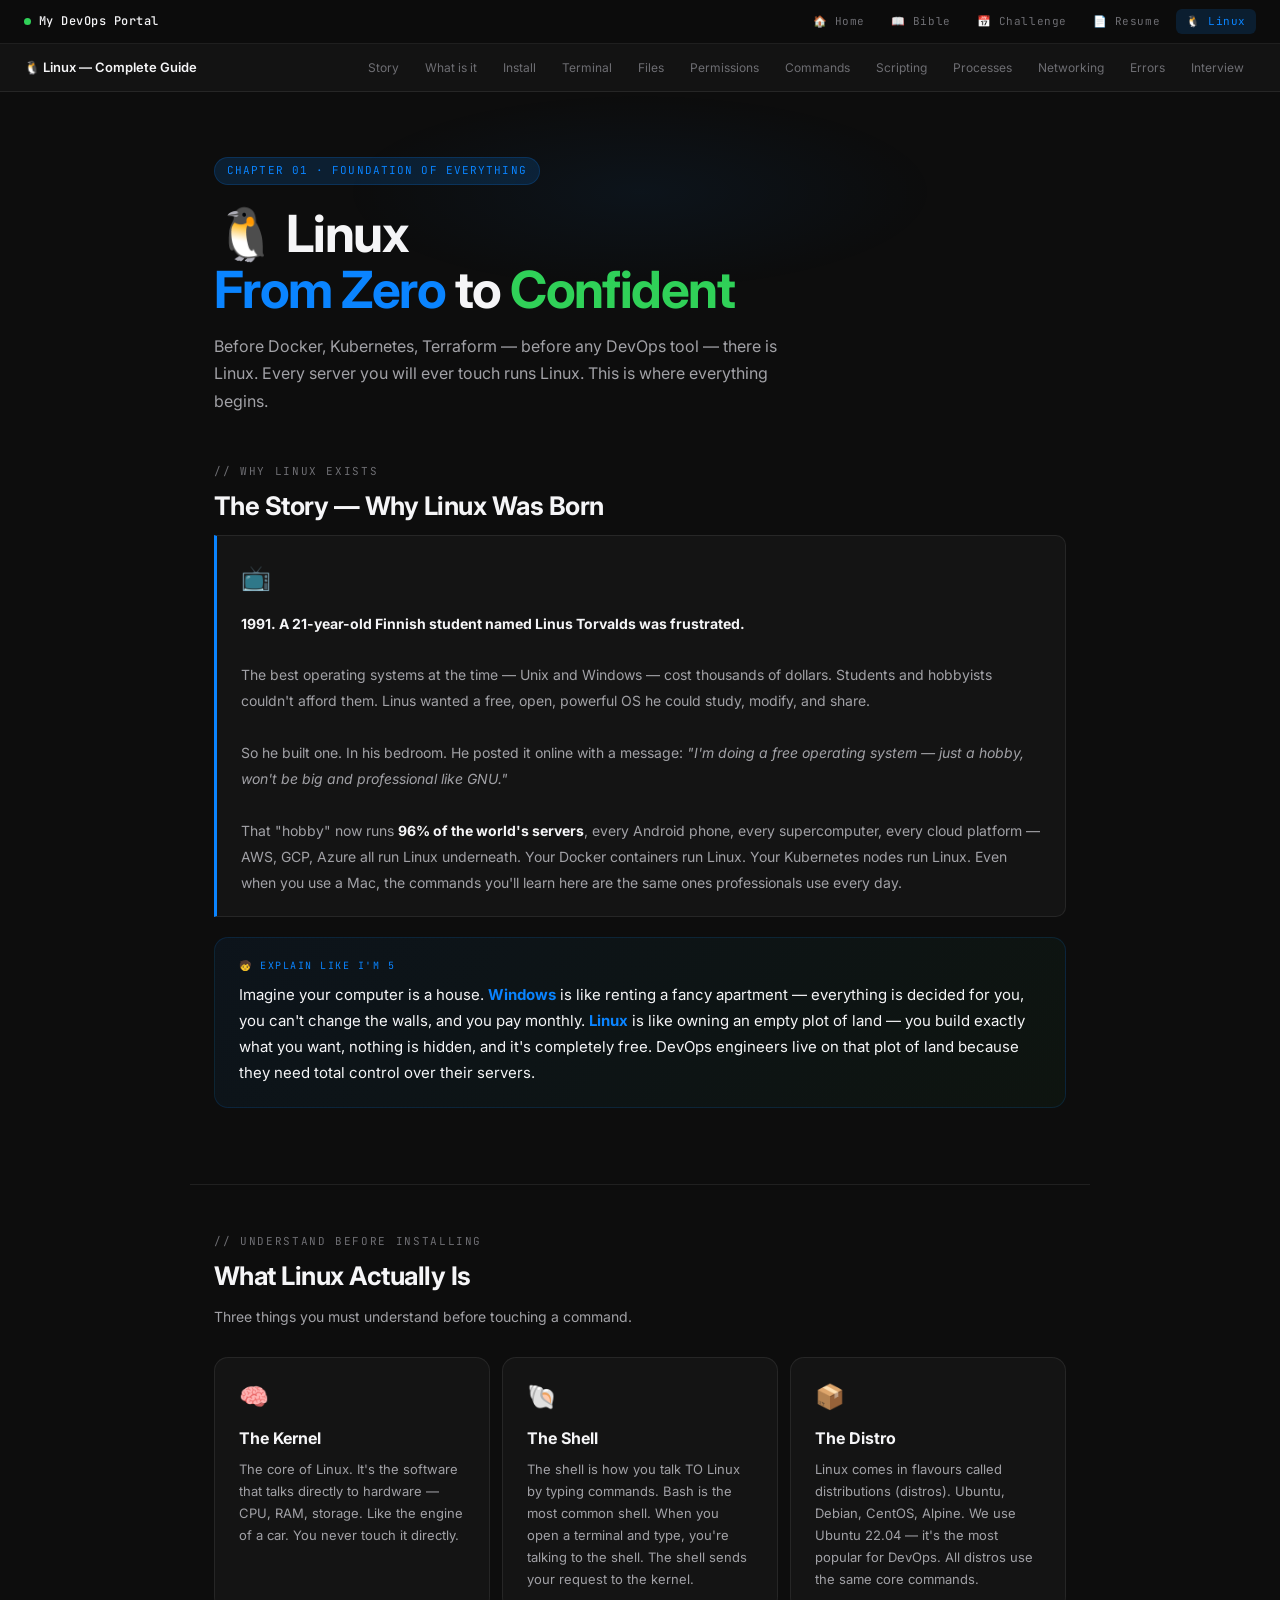
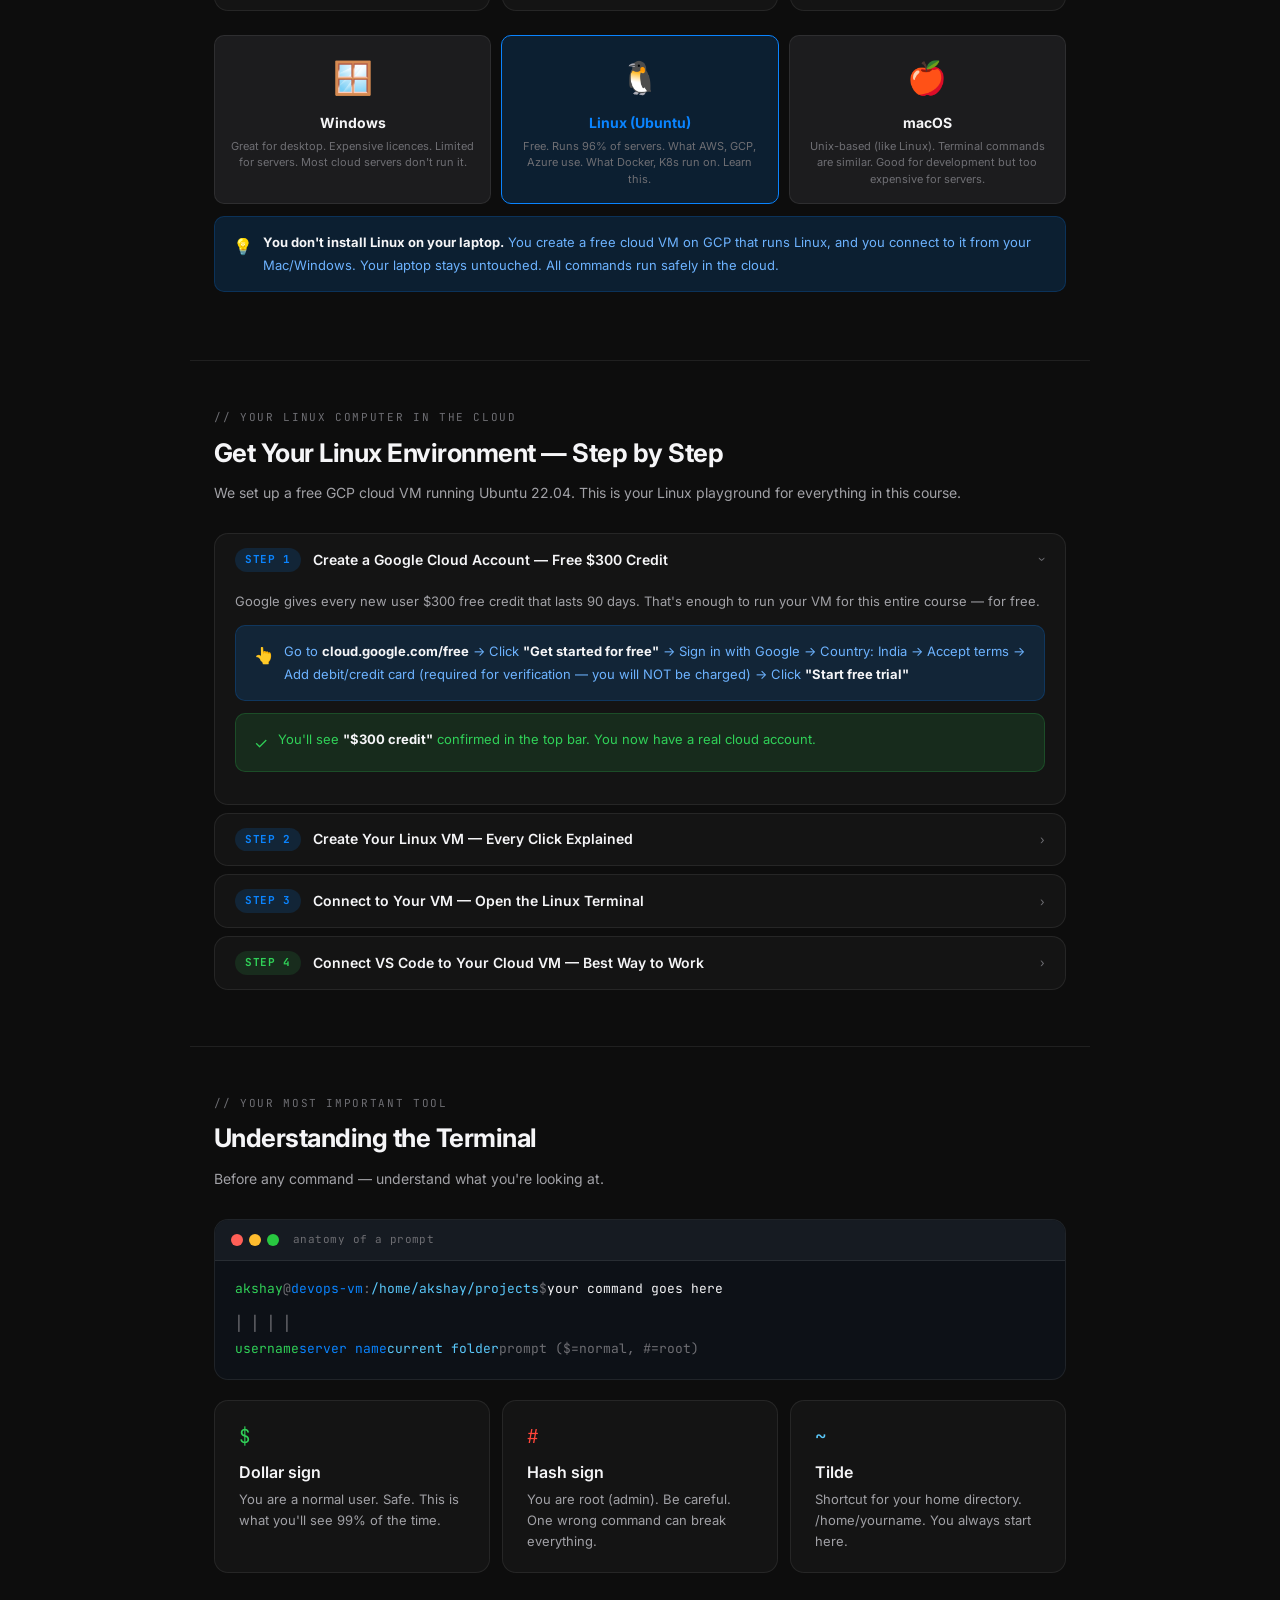
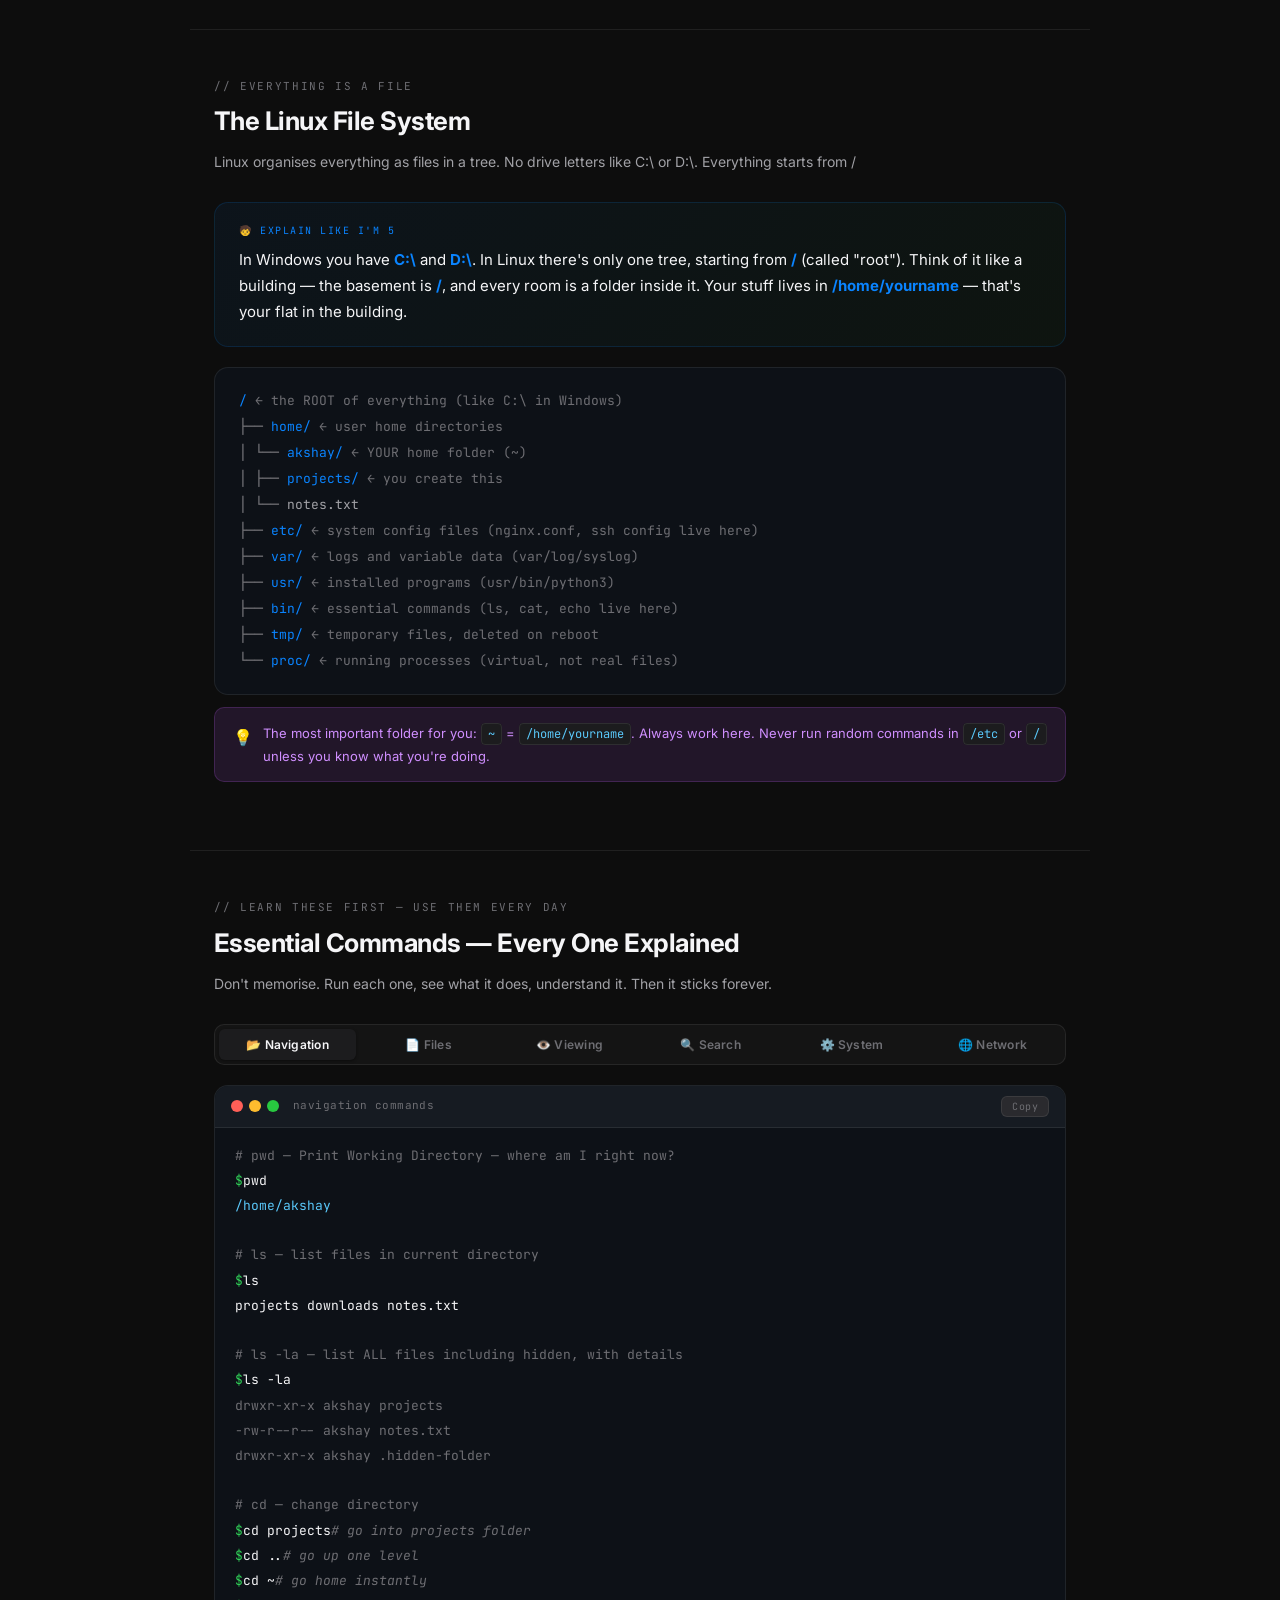
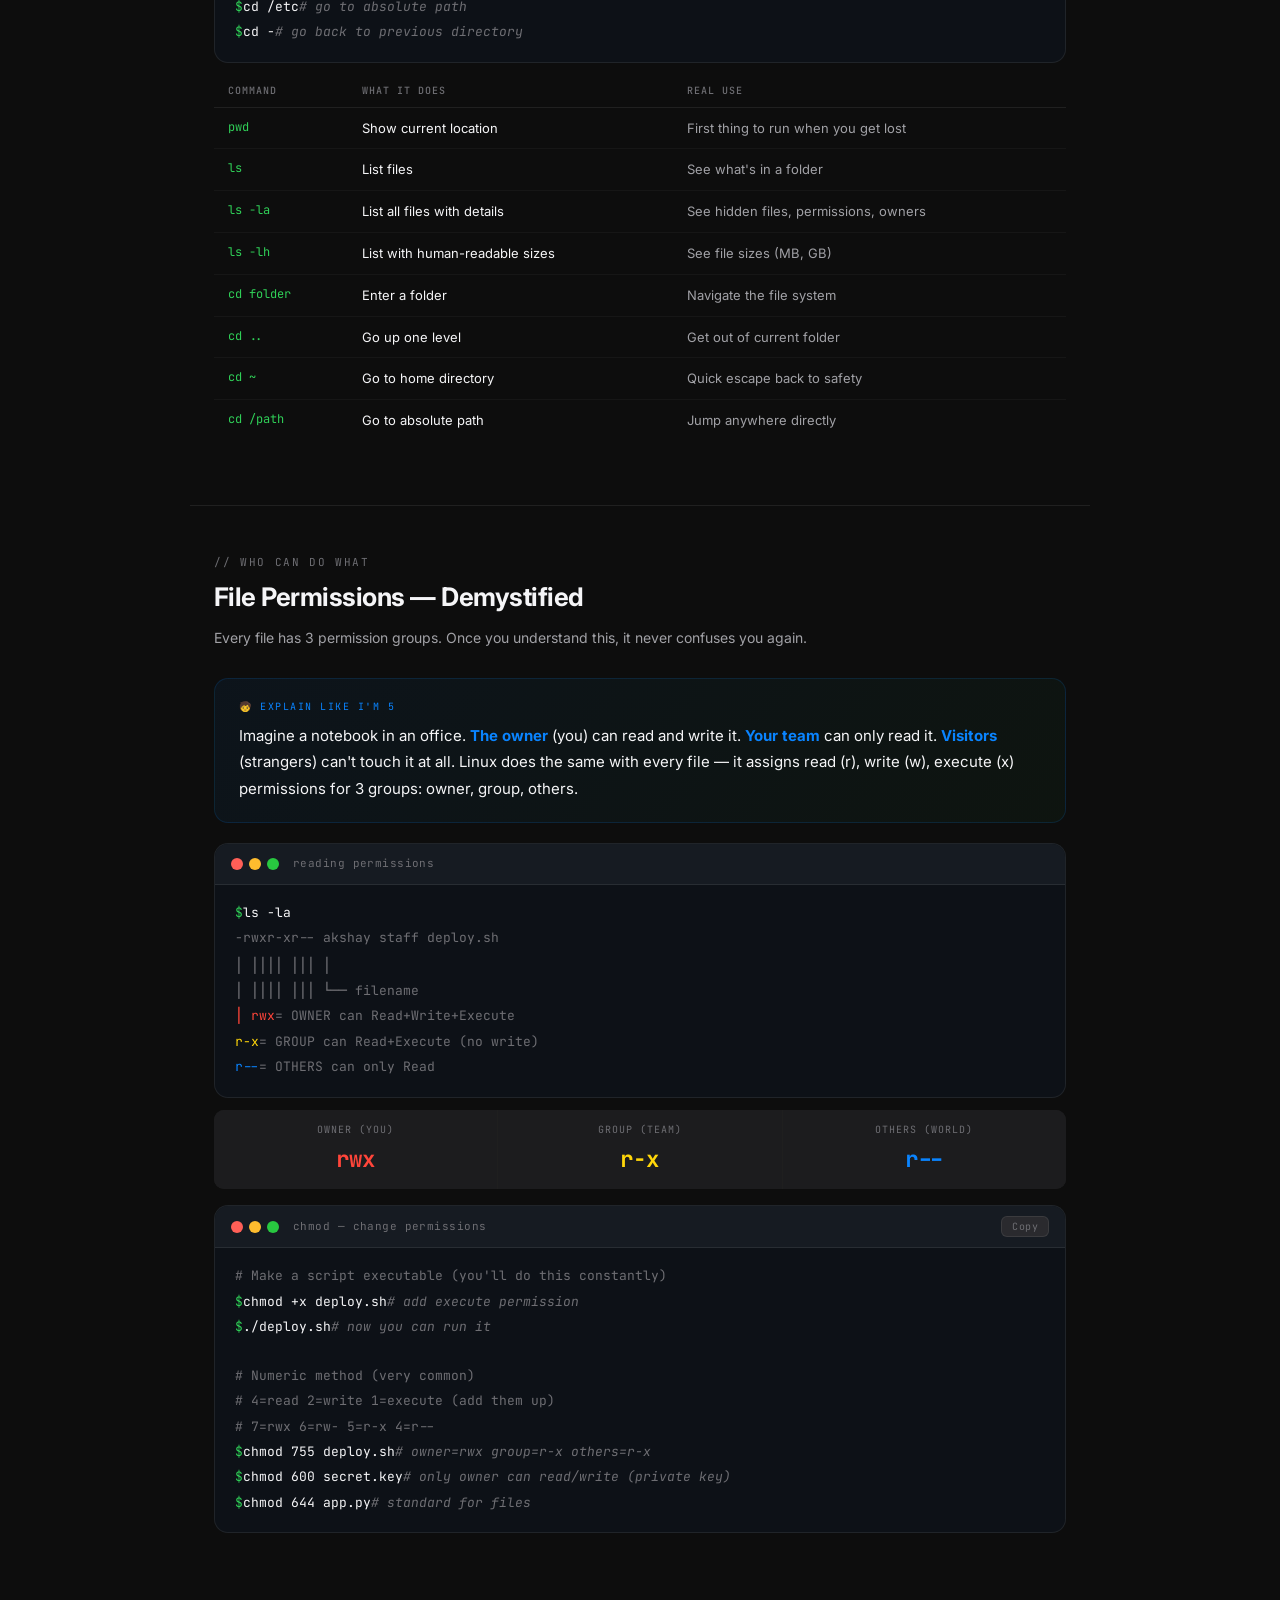
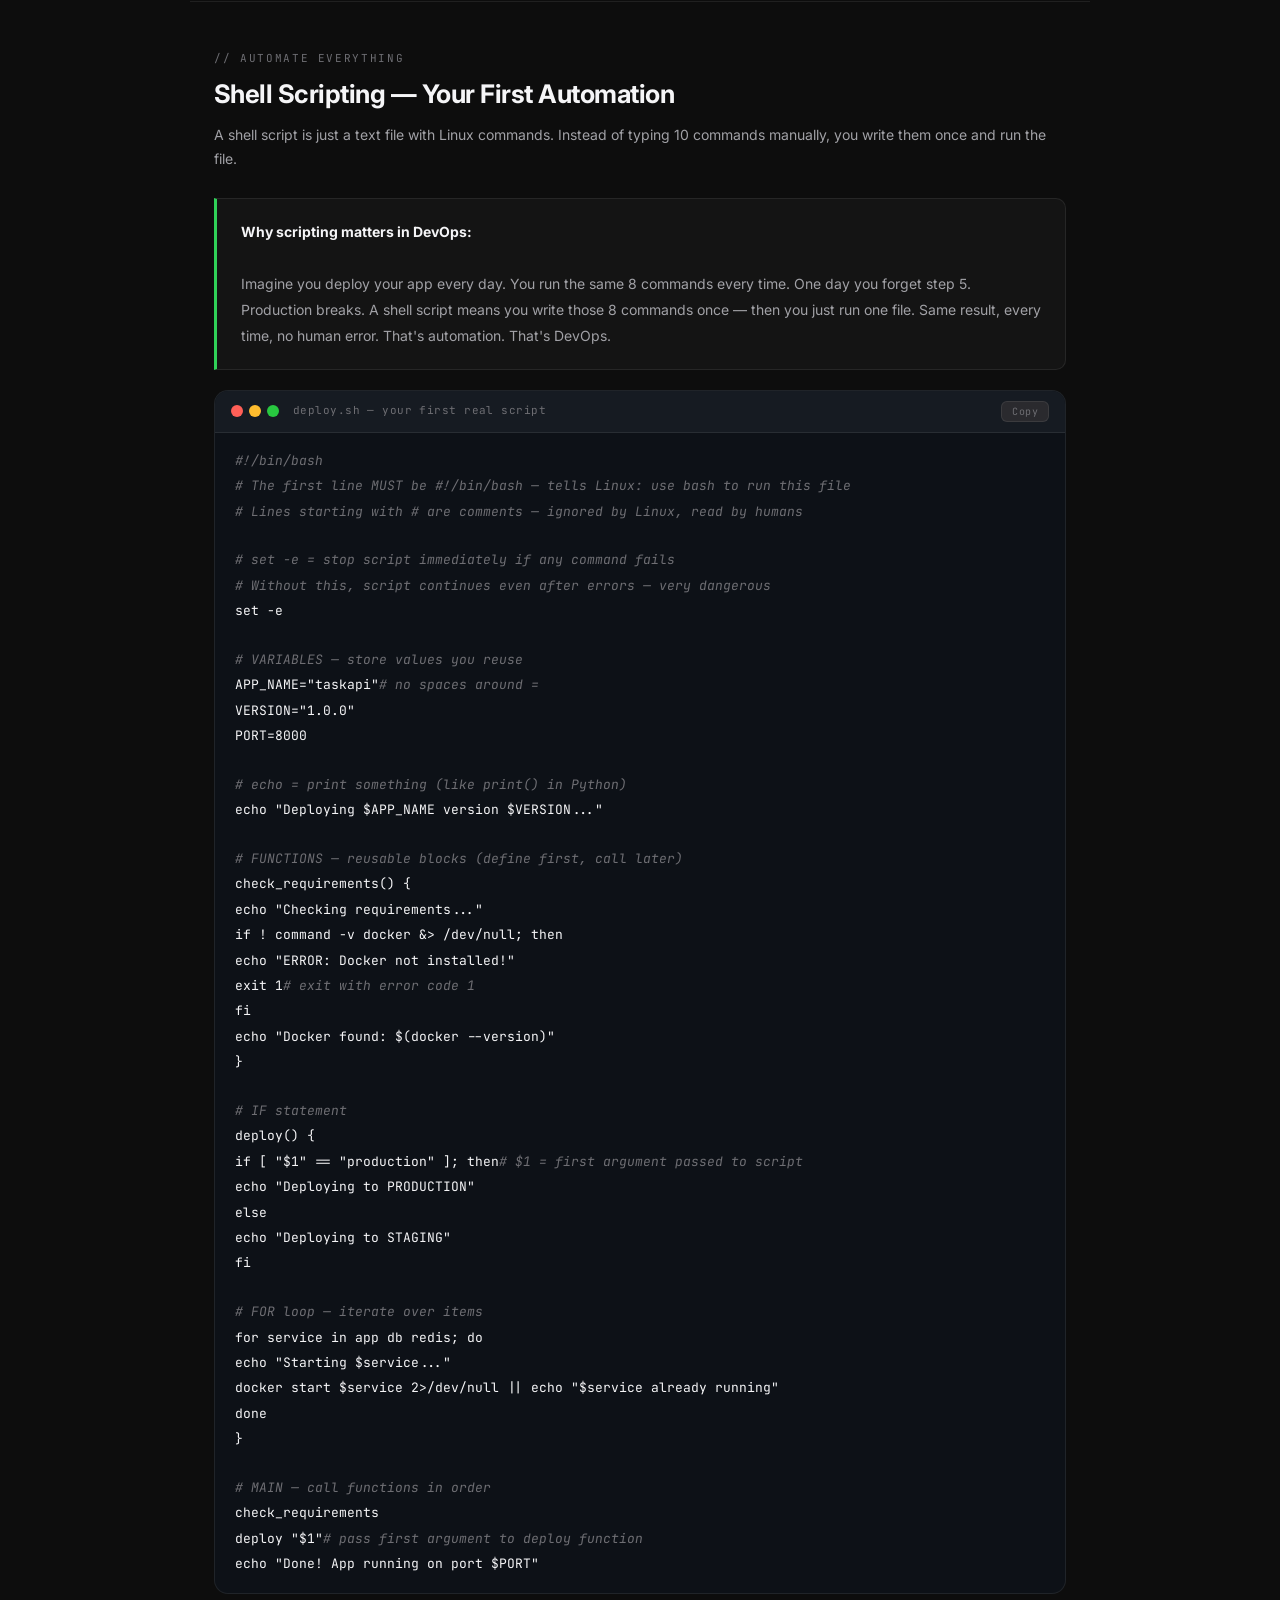
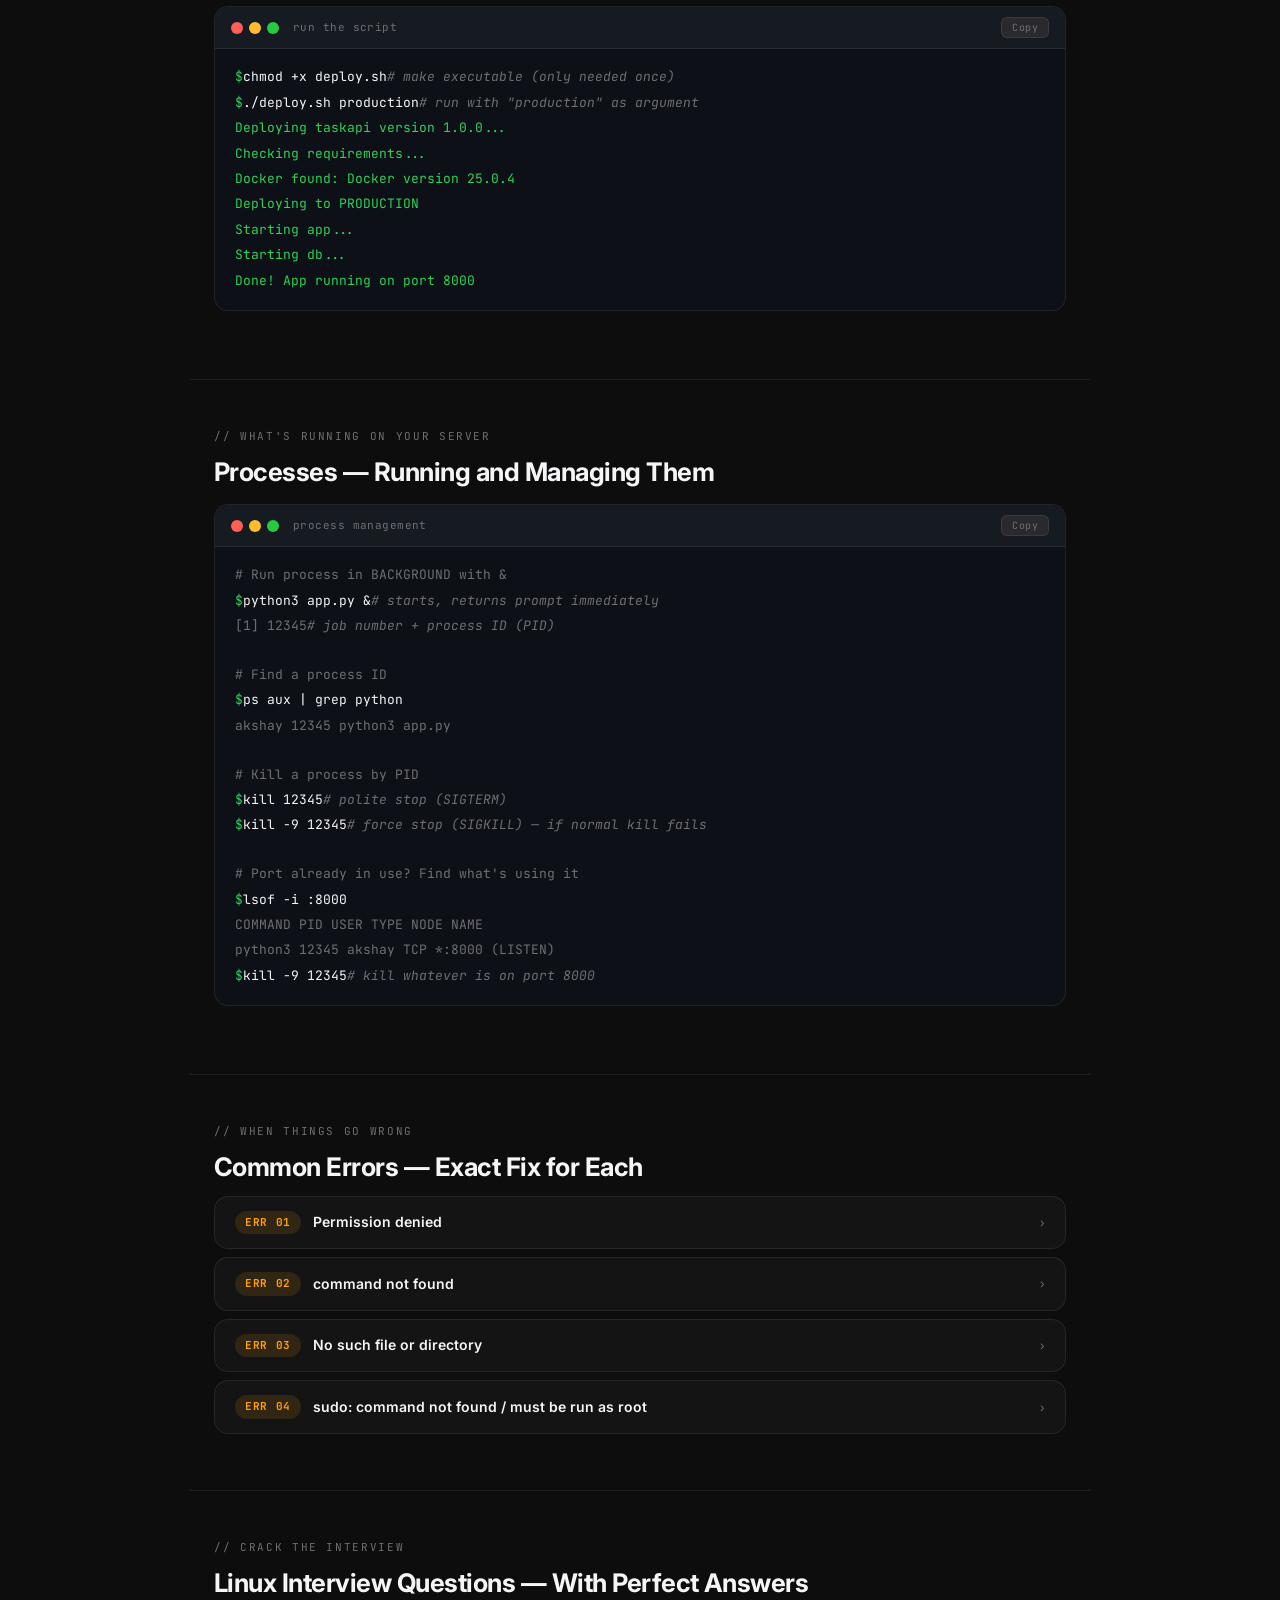
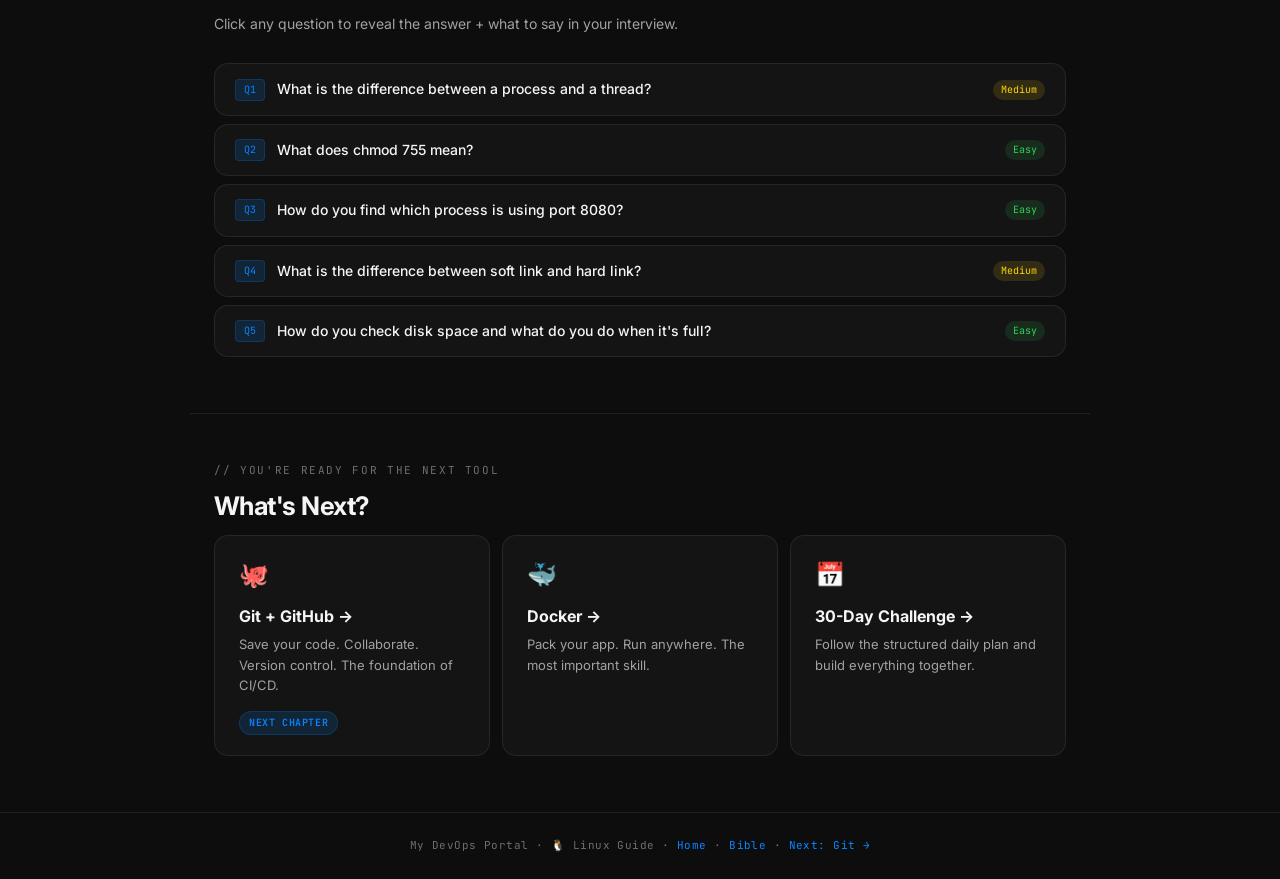
<file: pages/linux.html>
<!DOCTYPE html>
<html lang="en">
<head>
<meta charset="UTF-8">
<meta name="viewport" content="width=device-width, initial-scale=1.0">
<title>Linux — My DevOps Portal</title>
<link rel="stylesheet" href="../style.css">
<style>
/* page-specific extras */
.file-tree {
  background: #0d1117;
  border: 1px solid var(--border);
  border-radius: var(--radius-lg);
  padding: 20px 24px;
  font-family: var(--font-mono);
  font-size: 13px;
  line-height: 2;
  margin: 12px 0;
}
.ft-dir  { color: var(--blue); }
.ft-file { color: var(--text-secondary); }
.ft-exec { color: var(--green); }
.ft-link { color: var(--cyan); }
.ft-dim  { color: var(--text-tertiary); }

.permission-grid {
  display: grid;
  grid-template-columns: repeat(3, 1fr);
  gap: 1px;
  background: var(--border);
  border-radius: var(--radius-md);
  overflow: hidden;
  margin: 12px 0;
  font-family: var(--font-mono);
  font-size: 12px;
}
.perm-cell {
  background: var(--bg-elevated);
  padding: 12px 16px;
  text-align: center;
}
.perm-cell .perm-who { font-size: 10px; color: var(--text-tertiary); text-transform: uppercase; letter-spacing: 0.1em; margin-bottom: 4px; }
.perm-cell .perm-val { font-size: 1.4rem; font-weight: 700; }
.perm-owner { color: var(--red); }
.perm-group { color: var(--yellow); }
.perm-other { color: var(--blue); }

.os-compare {
  display: grid;
  grid-template-columns: 1fr 1fr 1fr;
  gap: 10px;
  margin: 12px 0;
}
.os-card {
  background: var(--bg-elevated);
  border: 1px solid var(--border);
  border-radius: var(--radius-md);
  padding: 16px;
  text-align: center;
}
.os-card .os-icon { font-size: 2rem; margin-bottom: 8px; }
.os-card .os-name { font-weight: 700; font-size: 14px; margin-bottom: 4px; }
.os-card .os-desc { font-size: 11px; color: var(--text-tertiary); line-height: 1.5; }
.os-card.active { border-color: var(--blue); background: var(--blue-dim); }
.os-card.active .os-name { color: var(--blue); }
</style>
</head>
<body>

<!-- SHARED BANNER -->
<div class="site-banner">
  <div class="brand">
    <span class="dot"></span>
    <span>My DevOps Portal</span>
  </div>
  <nav class="banner-nav">
    <a href="../index.html">🏠 Home</a>
    <a href="../devops-bible.html">📖 Bible</a>
    <a href="../30day-challenge.html">📅 Challenge</a>
    <a href="../resume-guide.html">📄 Resume</a>
    <a href="linux.html" class="active">🐧 Linux</a>
  </nav>
</div>

<!-- PAGE NAV -->
<div class="page-nav">
  <span class="page-nav-title">🐧 Linux — Complete Guide</span>
  <div class="page-nav-links">
    <a href="#story">Story</a>
    <a href="#whatisit">What is it</a>
    <a href="#install">Install</a>
    <a href="#terminal">Terminal</a>
    <a href="#filesystem">Files</a>
    <a href="#permissions">Permissions</a>
    <a href="#commands">Commands</a>
    <a href="#scripting">Scripting</a>
    <a href="#processes">Processes</a>
    <a href="#networking">Networking</a>
    <a href="#errors">Errors</a>
    <a href="#interview">Interview</a>
  </div>
</div>

<!-- HERO -->
<div class="page-hero" id="story">
  <div class="hero-eyebrow">Chapter 01 · Foundation of Everything</div>
  <h1 class="hero-title">🐧 Linux<br><span class="accent">From Zero</span> to <span class="accent-green">Confident</span></h1>
  <p class="hero-sub">Before Docker, Kubernetes, Terraform — before any DevOps tool — there is Linux. Every server you will ever touch runs Linux. This is where everything begins.</p>
</div>

<!-- ═══════════════════════════════════
     THE STORY
═══════════════════════════════════ -->
<section class="section" id="story">
  <div class="section-label">// why linux exists</div>
  <div class="section-title">The Story — Why Linux Was Born</div>

  <div class="story-box animate-fade-up">
    <span class="story-icon">📺</span>
    <strong>1991. A 21-year-old Finnish student named Linus Torvalds was frustrated.</strong><br><br>
    The best operating systems at the time — Unix and Windows — cost thousands of dollars. Students and hobbyists couldn't afford them. Linus wanted a free, open, powerful OS he could study, modify, and share.<br><br>
    So he built one. In his bedroom. He posted it online with a message: <em>"I'm doing a free operating system — just a hobby, won't be big and professional like GNU."</em><br><br>
    That "hobby" now runs <strong>96% of the world's servers</strong>, every Android phone, every supercomputer, every cloud platform — AWS, GCP, Azure all run Linux underneath. Your Docker containers run Linux. Your Kubernetes nodes run Linux. Even when you use a Mac, the commands you'll learn here are the same ones professionals use every day.
  </div>

  <div class="analogy-box animate-fade-up-1">
    <div class="analogy-label">🧒 Explain Like I'm 5</div>
    <p>Imagine your computer is a house. <b>Windows</b> is like renting a fancy apartment — everything is decided for you, you can't change the walls, and you pay monthly. <b>Linux</b> is like owning an empty plot of land — you build exactly what you want, nothing is hidden, and it's completely free. DevOps engineers live on that plot of land because they need total control over their servers.</p>
  </div>
</section>

<div class="divider"></div>

<!-- ═══════════════════════════════════
     WHAT IS IT
═══════════════════════════════════ -->
<section class="section" id="whatisit">
  <div class="section-label">// understand before installing</div>
  <div class="section-title">What Linux Actually Is</div>
  <div class="section-sub">Three things you must understand before touching a command.</div>

  <div class="card-grid stagger-children" style="margin-bottom:24px;">
    <div class="card reveal">
      <div style="font-size:1.5rem;margin-bottom:10px;">🧠</div>
      <div style="font-weight:700;margin-bottom:6px;">The Kernel</div>
      <div style="font-size:13px;color:var(--text-secondary);line-height:1.7;">The core of Linux. It's the software that talks directly to hardware — CPU, RAM, storage. Like the engine of a car. You never touch it directly.</div>
    </div>
    <div class="card reveal">
      <div style="font-size:1.5rem;margin-bottom:10px;">🐚</div>
      <div style="font-weight:700;margin-bottom:6px;">The Shell</div>
      <div style="font-size:13px;color:var(--text-secondary);line-height:1.7;">The shell is how you talk TO Linux by typing commands. Bash is the most common shell. When you open a terminal and type, you're talking to the shell. The shell sends your request to the kernel.</div>
    </div>
    <div class="card reveal">
      <div style="font-size:1.5rem;margin-bottom:10px;">📦</div>
      <div style="font-weight:700;margin-bottom:6px;">The Distro</div>
      <div style="font-size:13px;color:var(--text-secondary);line-height:1.7;">Linux comes in flavours called distributions (distros). Ubuntu, Debian, CentOS, Alpine. We use Ubuntu 22.04 — it's the most popular for DevOps. All distros use the same core commands.</div>
    </div>
  </div>

  <div class="os-compare">
    <div class="os-card">
      <div class="os-icon">🪟</div>
      <div class="os-name">Windows</div>
      <div class="os-desc">Great for desktop. Expensive licences. Limited for servers. Most cloud servers don't run it.</div>
    </div>
    <div class="os-card active">
      <div class="os-icon">🐧</div>
      <div class="os-name">Linux (Ubuntu)</div>
      <div class="os-desc">Free. Runs 96% of servers. What AWS, GCP, Azure use. What Docker, K8s run on. Learn this.</div>
    </div>
    <div class="os-card">
      <div class="os-icon">🍎</div>
      <div class="os-name">macOS</div>
      <div class="os-desc">Unix-based (like Linux). Terminal commands are similar. Good for development but too expensive for servers.</div>
    </div>
  </div>

  <div class="info-box reveal">
    <span class="box-icon">💡</span>
    <div><b>You don't install Linux on your laptop.</b> You create a free cloud VM on GCP that runs Linux, and you connect to it from your Mac/Windows. Your laptop stays untouched. All commands run safely in the cloud.</div>
  </div>
</section>

<div class="divider"></div>

<!-- ═══════════════════════════════════
     INSTALL / SETUP
═══════════════════════════════════ -->
<section class="section" id="install">
  <div class="section-label">// your linux computer in the cloud</div>
  <div class="section-title">Get Your Linux Environment — Step by Step</div>
  <div class="section-sub">We set up a free GCP cloud VM running Ubuntu 22.04. This is your Linux playground for everything in this course.</div>

  <div class="steps stagger-children">

    <div class="step-card">
      <div class="step-head">
        <span class="step-num sn-blue">STEP 1</span>
        <span class="step-title">Create a Google Cloud Account — Free $300 Credit</span>
        <span class="step-chevron">›</span>
      </div>
      <div class="step-body">
        <p>Google gives every new user $300 free credit that lasts 90 days. That's enough to run your VM for this entire course — for free.</p>
        <div class="info-box"><span class="box-icon">👆</span><div>Go to <b>cloud.google.com/free</b> → Click <b>"Get started for free"</b> → Sign in with Google → Country: India → Accept terms → Add debit/credit card (required for verification — you will NOT be charged) → Click <b>"Start free trial"</b></div></div>
        <div class="success-box"><span class="box-icon">✓</span><div>You'll see <b>"$300 credit"</b> confirmed in the top bar. You now have a real cloud account.</div></div>
      </div>
    </div>

    <div class="step-card">
      <div class="step-head">
        <span class="step-num sn-blue">STEP 2</span>
        <span class="step-title">Create Your Linux VM — Every Click Explained</span>
        <span class="step-chevron">›</span>
      </div>
      <div class="step-body">
        <p>A VM (Virtual Machine) is a computer running inside Google's data centre. You rent it, use it, stop it when done.</p>
        <div class="info-box"><span class="box-icon">🖱️</span>
          <div>
            <b>1.</b> Go to <b>console.cloud.google.com</b><br>
            <b>2.</b> Click <b>☰ menu</b> (top left) → <b>Compute Engine</b> → <b>VM Instances</b><br>
            <b>3.</b> Click <b>CREATE INSTANCE</b> (blue button)<br>
            <b>4.</b> Name: <code>devops-vm</code><br>
            <b>5.</b> Region: <code>us-central1</code> (cheapest)<br>
            <b>6.</b> Machine: click CHANGE → Series: E2 → Type: <code>e2-standard-2</code> (2 CPU, 8GB RAM)<br>
            <b>7.</b> Boot disk: click CHANGE → OS: <b>Ubuntu</b> → Version: <b>Ubuntu 22.04 LTS</b> → Size: <b>50GB</b> → SELECT<br>
            <b>8.</b> Firewall: ✅ Allow HTTP ✅ Allow HTTPS<br>
            <b>9.</b> Click <b>CREATE</b> → wait 60 seconds → green ✓ appears
          </div>
        </div>
        <div class="warn-box"><span class="box-icon">⚠️</span><div>Cost is ~₹5/hour. <b>Always STOP your VM</b> when not studying. Go to VM Instances → click the 3 dots next to your VM → Stop. Costs nothing when stopped.</div></div>
      </div>
    </div>

    <div class="step-card">
      <div class="step-head">
        <span class="step-num sn-blue">STEP 3</span>
        <span class="step-title">Connect to Your VM — Open the Linux Terminal</span>
        <span class="step-chevron">›</span>
      </div>
      <div class="step-body">
        <p>Connecting means opening a terminal window that is running INSIDE the GCP server. Your commands run in the cloud, not on your laptop.</p>
        <div class="info-box"><span class="box-icon">🖱️</span>
          <div>
            <b>Easiest way:</b> Go to console.cloud.google.com → Compute Engine → VM Instances → Find your VM → Click the <b>SSH</b> button in the Connect column → A black terminal window opens in your browser.<br><br>
            <b>You'll see:</b> <code>yourname@devops-vm:~$</code> — the <code>$</code> means Linux is ready for your command.
          </div>
        </div>
        <div class="terminal">
          <div class="terminal-bar"><div class="t-btn t-red"></div><div class="t-btn t-yellow"></div><div class="t-btn t-green"></div><span class="terminal-title">GCP SSH — devops-vm</span></div>
          <div class="terminal-body">
            <div class="t-line"><span class="t-ok">yourname@devops-vm</span><span class="t-out">:</span><span class="t-path">~</span><span class="t-out">$ </span><span class="t-cmd">whoami</span></div>
            <div class="t-line"><span class="t-out">yourname</span></div>
            <div class="t-line"><span class="t-ok">yourname@devops-vm</span><span class="t-out">:</span><span class="t-path">~</span><span class="t-out">$ </span><span class="t-cmd">uname -a</span></div>
            <div class="t-line"><span class="t-out">Linux devops-vm 5.15.0 #1 SMP Ubuntu x86_64 GNU/Linux</span></div>
            <div class="t-line"><span class="t-ok">yourname@devops-vm</span><span class="t-out">:</span><span class="t-path">~</span><span class="t-out">$ </span><span class="t-cmd">pwd</span></div>
            <div class="t-line"><span class="t-path">/home/yourname</span></div>
            <div class="t-line"><span class="t-ok">yourname@devops-vm</span><span class="t-out">:</span><span class="t-path">~</span><span class="t-out">$ </span><span class="cursor"></span></div>
          </div>
        </div>
        <div class="success-box"><span class="box-icon">✓</span><div>You are now inside a real Linux server running in Google's data centre. Everything you type here runs on that server.</div></div>
      </div>
    </div>

    <div class="step-card">
      <div class="step-head">
        <span class="step-num sn-green">STEP 4</span>
        <span class="step-title">Connect VS Code to Your Cloud VM — Best Way to Work</span>
        <span class="step-chevron">›</span>
      </div>
      <div class="step-body">
        <p>VS Code Remote SSH lets you edit files on the cloud VM from your laptop — like the files are local but they're actually running in the cloud.</p>
        <div class="info-box"><span class="box-icon">🖱️</span>
          <div>
            <b>1.</b> Download VS Code: <b>code.visualstudio.com</b> → Download → Install<br>
            <b>2.</b> Open VS Code → click Extensions icon (left sidebar, 4 squares) → search <b>"Remote - SSH"</b> → Install<br>
            <b>3.</b> Press <b>Ctrl+Shift+P</b> (or Cmd+Shift+P on Mac) → type <b>"Remote-SSH: Connect to Host"</b> → Enter<br>
            <b>4.</b> Type: <code>yourname@YOUR_GCP_EXTERNAL_IP</code> (find IP in GCP Console VM list)<br>
            <b>5.</b> VS Code opens a new window → bottom left shows <b>"SSH: devops-vm"</b> in green<br>
            <b>6.</b> Open terminal in VS Code: <b>Ctrl+`</b> → you're now in Linux!
          </div>
        </div>
        <div class="tip-box"><span class="box-icon">💡</span><div>For now, the <b>GCP browser SSH</b> is perfectly fine. Come back to VS Code Remote SSH setup when you're comfortable with Linux basics. Don't let setup block your learning.</div></div>
      </div>
    </div>

  </div>
</section>

<div class="divider"></div>

<!-- ═══════════════════════════════════
     THE TERMINAL
═══════════════════════════════════ -->
<section class="section" id="terminal">
  <div class="section-label">// your most important tool</div>
  <div class="section-title">Understanding the Terminal</div>
  <div class="section-sub">Before any command — understand what you're looking at.</div>

  <div class="terminal reveal" style="margin-bottom:20px;">
    <div class="terminal-bar"><div class="t-btn t-red"></div><div class="t-btn t-yellow"></div><div class="t-btn t-green"></div><span class="terminal-title">anatomy of a prompt</span></div>
    <div class="terminal-body">
      <div class="t-line">
        <span class="t-ok">akshay</span>
        <span class="t-out">@</span>
        <span class="t-info">devops-vm</span>
        <span class="t-out">:</span>
        <span class="t-path">/home/akshay/projects</span>
        <span class="t-out">$ </span>
        <span class="t-cmd">your command goes here</span>
      </div>
      <div class="t-line" style="margin-top:12px;"><span class="t-out">│         │            │                      │</span></div>
      <div class="t-line"><span class="t-ok">username  </span><span class="t-info">server name  </span><span class="t-path">current folder         </span><span class="t-out">prompt ($=normal, #=root)</span></div>
    </div>
  </div>

  <div class="card-grid reveal">
    <div class="card">
      <div style="font-family:var(--font-mono);color:var(--green);font-size:1.2rem;margin-bottom:8px;">$</div>
      <div style="font-weight:600;margin-bottom:4px;">Dollar sign</div>
      <div style="font-size:13px;color:var(--text-secondary);">You are a normal user. Safe. This is what you'll see 99% of the time.</div>
    </div>
    <div class="card">
      <div style="font-family:var(--font-mono);color:var(--red);font-size:1.2rem;margin-bottom:8px;">#</div>
      <div style="font-weight:600;margin-bottom:4px;">Hash sign</div>
      <div style="font-size:13px;color:var(--text-secondary);">You are root (admin). Be careful. One wrong command can break everything.</div>
    </div>
    <div class="card">
      <div style="font-family:var(--font-mono);color:var(--cyan);font-size:1.2rem;margin-bottom:8px;">~</div>
      <div style="font-weight:600;margin-bottom:4px;">Tilde</div>
      <div style="font-size:13px;color:var(--text-secondary);">Shortcut for your home directory. /home/yourname. You always start here.</div>
    </div>
  </div>
</section>

<div class="divider"></div>

<!-- ═══════════════════════════════════
     FILE SYSTEM
═══════════════════════════════════ -->
<section class="section" id="filesystem">
  <div class="section-label">// everything is a file</div>
  <div class="section-title">The Linux File System</div>
  <div class="section-sub">Linux organises everything as files in a tree. No drive letters like C:\ or D:\. Everything starts from /</div>

  <div class="analogy-box reveal">
    <div class="analogy-label">🧒 Explain Like I'm 5</div>
    <p>In Windows you have <b>C:\</b> and <b>D:\</b>. In Linux there's only one tree, starting from <b>/</b> (called "root"). Think of it like a building — the basement is <b>/</b>, and every room is a folder inside it. Your stuff lives in <b>/home/yourname</b> — that's your flat in the building.</p>
  </div>

  <div class="file-tree reveal">
    <div><span class="ft-dir">/</span>  <span class="ft-dim">← the ROOT of everything (like C:\ in Windows)</span></div>
    <div><span class="ft-dim">├── </span><span class="ft-dir">home/</span>  <span class="ft-dim">← user home directories</span></div>
    <div><span class="ft-dim">│   └── </span><span class="ft-dir">akshay/</span>  <span class="ft-dim">← YOUR home folder (~)</span></div>
    <div><span class="ft-dim">│       ├── </span><span class="ft-dir">projects/</span>  <span class="ft-dim">← you create this</span></div>
    <div><span class="ft-dim">│       └── </span><span class="ft-file">notes.txt</span></div>
    <div><span class="ft-dim">├── </span><span class="ft-dir">etc/</span>  <span class="ft-dim">← system config files (nginx.conf, ssh config live here)</span></div>
    <div><span class="ft-dim">├── </span><span class="ft-dir">var/</span>  <span class="ft-dim">← logs and variable data (var/log/syslog)</span></div>
    <div><span class="ft-dim">├── </span><span class="ft-dir">usr/</span>  <span class="ft-dim">← installed programs (usr/bin/python3)</span></div>
    <div><span class="ft-dim">├── </span><span class="ft-dir">bin/</span>  <span class="ft-dim">← essential commands (ls, cat, echo live here)</span></div>
    <div><span class="ft-dim">├── </span><span class="ft-dir">tmp/</span>  <span class="ft-dim">← temporary files, deleted on reboot</span></div>
    <div><span class="ft-dim">└── </span><span class="ft-dir">proc/</span>  <span class="ft-dim">← running processes (virtual, not real files)</span></div>
  </div>

  <div class="tip-box reveal"><span class="box-icon">💡</span><div>The most important folder for you: <code>~</code> = <code>/home/yourname</code>. Always work here. Never run random commands in <code>/etc</code> or <code>/</code> unless you know what you're doing.</div></div>
</section>

<div class="divider"></div>

<!-- ═══════════════════════════════════
     ESSENTIAL COMMANDS
═══════════════════════════════════ -->
<section class="section" id="commands">
  <div class="section-label">// learn these first — use them every day</div>
  <div class="section-title">Essential Commands — Every One Explained</div>
  <div class="section-sub">Don't memorise. Run each one, see what it does, understand it. Then it sticks forever.</div>

  <div class="tab-container">
    <div class="tabs">
      <button class="tab-btn" data-tab="navigation">📂 Navigation</button>
      <button class="tab-btn" data-tab="files">📄 Files</button>
      <button class="tab-btn" data-tab="viewing">👁️ Viewing</button>
      <button class="tab-btn" data-tab="search">🔍 Search</button>
      <button class="tab-btn" data-tab="system">⚙️ System</button>
      <button class="tab-btn" data-tab="network">🌐 Network</button>
    </div>

    <!-- NAVIGATION -->
    <div class="tab-panel" data-panel="navigation">
      <div class="terminal">
        <div class="terminal-bar"><div class="t-btn t-red"></div><div class="t-btn t-yellow"></div><div class="t-btn t-green"></div><span class="terminal-title">navigation commands</span><button class="terminal-copy">Copy</button></div>
        <div class="terminal-body">
          <div class="t-line"><span class="t-out"># pwd — Print Working Directory — where am I right now?</span></div>
          <div class="t-line"><span class="t-prompt">$ </span><span class="t-cmd">pwd</span></div>
          <div class="t-line"><span class="t-path">/home/akshay</span></div>
          <br>
          <div class="t-line"><span class="t-out"># ls — list files in current directory</span></div>
          <div class="t-line"><span class="t-prompt">$ </span><span class="t-cmd">ls</span></div>
          <div class="t-line"><span class="t-dir">projects  downloads  notes.txt</span></div>
          <br>
          <div class="t-line"><span class="t-out"># ls -la — list ALL files including hidden, with details</span></div>
          <div class="t-line"><span class="t-prompt">$ </span><span class="t-cmd">ls -la</span></div>
          <div class="t-line"><span class="t-out">drwxr-xr-x  akshay  projects</span></div>
          <div class="t-line"><span class="t-out">-rw-r--r--  akshay  notes.txt</span></div>
          <div class="t-line"><span class="t-out">drwxr-xr-x  akshay  .hidden-folder</span></div>
          <br>
          <div class="t-line"><span class="t-out"># cd — change directory</span></div>
          <div class="t-line"><span class="t-prompt">$ </span><span class="t-cmd">cd projects</span>            <span class="t-comment">  # go into projects folder</span></div>
          <div class="t-line"><span class="t-prompt">$ </span><span class="t-cmd">cd ..</span>                  <span class="t-comment">  # go up one level</span></div>
          <div class="t-line"><span class="t-prompt">$ </span><span class="t-cmd">cd ~</span>                   <span class="t-comment">  # go home instantly</span></div>
          <div class="t-line"><span class="t-prompt">$ </span><span class="t-cmd">cd /etc</span>                <span class="t-comment">  # go to absolute path</span></div>
          <div class="t-line"><span class="t-prompt">$ </span><span class="t-cmd">cd -</span>                   <span class="t-comment">  # go back to previous directory</span></div>
        </div>
      </div>
      <table class="cmd-table">
        <tr><th>Command</th><th>What it does</th><th>Real use</th></tr>
        <tr><td>pwd</td><td>Show current location</td><td>First thing to run when you get lost</td></tr>
        <tr><td>ls</td><td>List files</td><td>See what's in a folder</td></tr>
        <tr><td>ls -la</td><td>List all files with details</td><td>See hidden files, permissions, owners</td></tr>
        <tr><td>ls -lh</td><td>List with human-readable sizes</td><td>See file sizes (MB, GB)</td></tr>
        <tr><td>cd folder</td><td>Enter a folder</td><td>Navigate the file system</td></tr>
        <tr><td>cd ..</td><td>Go up one level</td><td>Get out of current folder</td></tr>
        <tr><td>cd ~</td><td>Go to home directory</td><td>Quick escape back to safety</td></tr>
        <tr><td>cd /path</td><td>Go to absolute path</td><td>Jump anywhere directly</td></tr>
      </table>
    </div>

    <!-- FILES -->
    <div class="tab-panel" data-panel="files">
      <div class="terminal">
        <div class="terminal-bar"><div class="t-btn t-red"></div><div class="t-btn t-yellow"></div><div class="t-btn t-green"></div><span class="terminal-title">file operations</span><button class="terminal-copy">Copy</button></div>
        <div class="terminal-body">
          <div class="t-line"><span class="t-out"># mkdir — make a new directory</span></div>
          <div class="t-line"><span class="t-prompt">$ </span><span class="t-cmd">mkdir projects</span></div>
          <div class="t-line"><span class="t-prompt">$ </span><span class="t-cmd">mkdir -p projects/taskapi/k8s</span>  <span class="t-comment">  # create nested folders in one go</span></div>
          <br>
          <div class="t-line"><span class="t-out"># touch — create empty file</span></div>
          <div class="t-line"><span class="t-prompt">$ </span><span class="t-cmd">touch app.py</span>               <span class="t-comment">  # creates empty app.py</span></div>
          <div class="t-line"><span class="t-prompt">$ </span><span class="t-cmd">touch notes.txt README.md</span>  <span class="t-comment">  # create multiple at once</span></div>
          <br>
          <div class="t-line"><span class="t-out"># cp — copy files or folders</span></div>
          <div class="t-line"><span class="t-prompt">$ </span><span class="t-cmd">cp app.py app_backup.py</span>    <span class="t-comment">  # copy a file</span></div>
          <div class="t-line"><span class="t-prompt">$ </span><span class="t-cmd">cp -r projects projects_bak</span><span class="t-comment">  # copy entire folder (-r = recursive)</span></div>
          <br>
          <div class="t-line"><span class="t-out"># mv — move or rename</span></div>
          <div class="t-line"><span class="t-prompt">$ </span><span class="t-cmd">mv old_name.txt new_name.txt</span>   <span class="t-comment">  # rename a file</span></div>
          <div class="t-line"><span class="t-prompt">$ </span><span class="t-cmd">mv app.py projects/app.py</span>      <span class="t-comment">  # move file to folder</span></div>
          <br>
          <div class="t-line"><span class="t-out"># rm — delete (BE CAREFUL — no recycle bin!)</span></div>
          <div class="t-line"><span class="t-prompt">$ </span><span class="t-cmd">rm notes.txt</span>               <span class="t-comment">  # delete a file</span></div>
          <div class="t-line"><span class="t-prompt">$ </span><span class="t-cmd">rm -rf old_project/</span>        <span class="t-comment">  # delete entire folder (DANGEROUS)</span></div>
        </div>
      </div>
      <div class="err-box"><span class="box-icon">🚨</span><div><b>Never run rm -rf / or rm -rf *</b> — this deletes everything on the server with no undo. The most feared command in Linux. Always double-check what you're deleting.</div></div>
    </div>

    <!-- VIEWING -->
    <div class="tab-panel" data-panel="viewing">
      <div class="terminal">
        <div class="terminal-bar"><div class="t-btn t-red"></div><div class="t-btn t-yellow"></div><div class="t-btn t-green"></div><span class="terminal-title">viewing file contents</span><button class="terminal-copy">Copy</button></div>
        <div class="terminal-body">
          <div class="t-line"><span class="t-out"># cat — print entire file contents</span></div>
          <div class="t-line"><span class="t-prompt">$ </span><span class="t-cmd">cat app.py</span></div>
          <div class="t-line"><span class="t-out">from fastapi import FastAPI</span></div>
          <div class="t-line"><span class="t-out">app = FastAPI()</span></div>
          <br>
          <div class="t-line"><span class="t-out"># less — view large files page by page (press q to quit)</span></div>
          <div class="t-line"><span class="t-prompt">$ </span><span class="t-cmd">less /var/log/syslog</span></div>
          <br>
          <div class="t-line"><span class="t-out"># head — see first 10 lines</span></div>
          <div class="t-line"><span class="t-prompt">$ </span><span class="t-cmd">head -20 app.py</span>   <span class="t-comment">  # first 20 lines</span></div>
          <br>
          <div class="t-line"><span class="t-out"># tail — see last lines (critical for logs!)</span></div>
          <div class="t-line"><span class="t-prompt">$ </span><span class="t-cmd">tail app.log</span>      <span class="t-comment">  # last 10 lines</span></div>
          <div class="t-line"><span class="t-prompt">$ </span><span class="t-cmd">tail -f app.log</span>   <span class="t-comment">  # LIVE follow — watch logs update in real time</span></div>
          <br>
          <div class="t-line"><span class="t-out"># nano — simple text editor in terminal</span></div>
          <div class="t-line"><span class="t-prompt">$ </span><span class="t-cmd">nano app.py</span>       <span class="t-comment">  # Ctrl+S save, Ctrl+X exit</span></div>
        </div>
      </div>
      <div class="tip-box"><span class="box-icon">💡</span><div><b>tail -f</b> is one of the most used DevOps commands. When something breaks in production, the first thing you run is <code>tail -f /var/log/app.log</code> — watch logs stream live and see exactly what's going wrong.</div></div>
    </div>

    <!-- SEARCH -->
    <div class="tab-panel" data-panel="search">
      <div class="terminal">
        <div class="terminal-bar"><div class="t-btn t-red"></div><div class="t-btn t-yellow"></div><div class="t-btn t-green"></div><span class="terminal-title">search commands</span><button class="terminal-copy">Copy</button></div>
        <div class="terminal-body">
          <div class="t-line"><span class="t-out"># grep — search for text INSIDE files</span></div>
          <div class="t-line"><span class="t-prompt">$ </span><span class="t-cmd">grep "ERROR" app.log</span>            <span class="t-comment">  # find lines with ERROR</span></div>
          <div class="t-line"><span class="t-prompt">$ </span><span class="t-cmd">grep -r "database" projects/</span>    <span class="t-comment">  # search in all files recursively</span></div>
          <div class="t-line"><span class="t-prompt">$ </span><span class="t-cmd">grep -i "error" app.log</span>         <span class="t-comment">  # case-insensitive search</span></div>
          <div class="t-line"><span class="t-prompt">$ </span><span class="t-cmd">grep -n "import" app.py</span>         <span class="t-comment">  # show line numbers</span></div>
          <br>
          <div class="t-line"><span class="t-out"># find — search for FILES by name</span></div>
          <div class="t-line"><span class="t-prompt">$ </span><span class="t-cmd">find . -name "*.py"</span>             <span class="t-comment">  # find all Python files</span></div>
          <div class="t-line"><span class="t-prompt">$ </span><span class="t-cmd">find / -name "nginx.conf"</span>       <span class="t-comment">  # find nginx config anywhere</span></div>
          <div class="t-line"><span class="t-prompt">$ </span><span class="t-cmd">find . -newer app.py</span>            <span class="t-comment">  # files newer than app.py</span></div>
          <br>
          <div class="t-line"><span class="t-out"># pipe | — send output of one command to another</span></div>
          <div class="t-line"><span class="t-prompt">$ </span><span class="t-cmd">cat app.log | grep "ERROR" | tail -20</span></div>
          <div class="t-line"><span class="t-out">ERROR: database connection failed</span></div>
          <div class="t-line"><span class="t-out">ERROR: timeout after 30s</span></div>
        </div>
      </div>
      <div class="info-box"><span class="box-icon">💡</span><div>The <b>pipe</b> <code>|</code> is one of Linux's superpowers. It chains commands — output of the left command becomes input of the right. <code>cat log | grep ERROR | wc -l</code> counts how many errors in a log file. One line. Powerful.</div></div>
    </div>

    <!-- SYSTEM -->
    <div class="tab-panel" data-panel="system">
      <div class="terminal">
        <div class="terminal-bar"><div class="t-btn t-red"></div><div class="t-btn t-yellow"></div><div class="t-btn t-green"></div><span class="terminal-title">system commands</span><button class="terminal-copy">Copy</button></div>
        <div class="terminal-body">
          <div class="t-line"><span class="t-out"># system info</span></div>
          <div class="t-line"><span class="t-prompt">$ </span><span class="t-cmd">uname -a</span>          <span class="t-comment">  # OS and kernel version</span></div>
          <div class="t-line"><span class="t-prompt">$ </span><span class="t-cmd">df -h</span>             <span class="t-comment">  # disk space (h = human readable: GB, MB)</span></div>
          <div class="t-line"><span class="t-prompt">$ </span><span class="t-cmd">free -h</span>           <span class="t-comment">  # RAM usage</span></div>
          <div class="t-line"><span class="t-prompt">$ </span><span class="t-cmd">uptime</span>            <span class="t-comment">  # how long server has been running</span></div>
          <br>
          <div class="t-line"><span class="t-out"># processes</span></div>
          <div class="t-line"><span class="t-prompt">$ </span><span class="t-cmd">ps aux</span>            <span class="t-comment">  # list all running processes</span></div>
          <div class="t-line"><span class="t-prompt">$ </span><span class="t-cmd">ps aux | grep python</span>   <span class="t-comment">  # find python processes</span></div>
          <div class="t-line"><span class="t-prompt">$ </span><span class="t-cmd">htop</span>              <span class="t-comment">  # live process monitor (q to quit)</span></div>
          <div class="t-line"><span class="t-prompt">$ </span><span class="t-cmd">kill -9 1234</span>      <span class="t-comment">  # force stop process with ID 1234</span></div>
          <br>
          <div class="t-line"><span class="t-out"># install packages (Ubuntu uses apt)</span></div>
          <div class="t-line"><span class="t-prompt">$ </span><span class="t-cmd">sudo apt update</span>   <span class="t-comment">  # refresh package list (do this first)</span></div>
          <div class="t-line"><span class="t-prompt">$ </span><span class="t-cmd">sudo apt install htop curl wget git -y</span></div>
          <div class="t-line"><span class="t-ok">Reading package lists... Done</span></div>
          <div class="t-line"><span class="t-ok">Setting up htop... Done</span></div>
        </div>
      </div>
    </div>

    <!-- NETWORK -->
    <div class="tab-panel" data-panel="network">
      <div class="terminal">
        <div class="terminal-bar"><div class="t-btn t-red"></div><div class="t-btn t-yellow"></div><div class="t-btn t-green"></div><span class="terminal-title">networking commands</span><button class="terminal-copy">Copy</button></div>
        <div class="terminal-body">
          <div class="t-line"><span class="t-out"># curl — make HTTP requests from terminal</span></div>
          <div class="t-line"><span class="t-prompt">$ </span><span class="t-cmd">curl localhost:8000/health</span></div>
          <div class="t-line"><span class="t-ok">{"status":"ok"}</span></div>
          <div class="t-line"><span class="t-prompt">$ </span><span class="t-cmd">curl -X POST localhost:8000/tasks -d '{"title":"buy milk"}'</span></div>
          <br>
          <div class="t-line"><span class="t-out"># wget — download files</span></div>
          <div class="t-line"><span class="t-prompt">$ </span><span class="t-cmd">wget https://example.com/file.zip</span></div>
          <br>
          <div class="t-line"><span class="t-out"># ping — check if server is reachable</span></div>
          <div class="t-line"><span class="t-prompt">$ </span><span class="t-cmd">ping google.com</span>            <span class="t-comment">  # Ctrl+C to stop</span></div>
          <br>
          <div class="t-line"><span class="t-out"># netstat / ss — see open ports</span></div>
          <div class="t-line"><span class="t-prompt">$ </span><span class="t-cmd">ss -tlnp</span>                   <span class="t-comment">  # show listening ports</span></div>
          <div class="t-line"><span class="t-out">tcp  LISTEN  0.0.0.0:8000  (python)</span></div>
          <div class="t-line"><span class="t-out">tcp  LISTEN  0.0.0.0:22    (sshd)</span></div>
          <br>
          <div class="t-line"><span class="t-out"># ssh — connect to another server</span></div>
          <div class="t-line"><span class="t-prompt">$ </span><span class="t-cmd">ssh user@34.1.2.3</span>          <span class="t-comment">  # connect to remote server by IP</span></div>
        </div>
      </div>
    </div>
  </div>
</section>

<div class="divider"></div>

<!-- ═══════════════════════════════════
     PERMISSIONS
═══════════════════════════════════ -->
<section class="section" id="permissions">
  <div class="section-label">// who can do what</div>
  <div class="section-title">File Permissions — Demystified</div>
  <div class="section-sub">Every file has 3 permission groups. Once you understand this, it never confuses you again.</div>

  <div class="analogy-box reveal">
    <div class="analogy-label">🧒 Explain Like I'm 5</div>
    <p>Imagine a notebook in an office. <b>The owner</b> (you) can read and write it. <b>Your team</b> can only read it. <b>Visitors</b> (strangers) can't touch it at all. Linux does the same with every file — it assigns read (r), write (w), execute (x) permissions for 3 groups: owner, group, others.</p>
  </div>

  <div class="terminal reveal">
    <div class="terminal-bar"><div class="t-btn t-red"></div><div class="t-btn t-yellow"></div><div class="t-btn t-green"></div><span class="terminal-title">reading permissions</span></div>
    <div class="terminal-body">
      <div class="t-line"><span class="t-prompt">$ </span><span class="t-cmd">ls -la</span></div>
      <div class="t-line"><span class="t-out">-rwxr-xr--  akshay  staff  deploy.sh</span></div>
      <div class="t-line"> </div>
      <div class="t-line"><span class="t-out"> │ ││││ │││  │</span></div>
      <div class="t-line"><span class="t-out"> │ ││││ │││  └── filename</span></div>
      <div class="t-line"><span class="t-err"> │ rwx</span><span class="t-out">  = OWNER can Read+Write+Execute</span></div>
      <div class="t-line"><span class="t-warn">   r-x</span><span class="t-out">  = GROUP can Read+Execute (no write)</span></div>
      <div class="t-line"><span class="t-info">      r--</span><span class="t-out">  = OTHERS can only Read</span></div>
    </div>
  </div>

  <div class="permission-grid reveal">
    <div class="perm-cell"><div class="perm-who">Owner (you)</div><div class="perm-val perm-owner">rwx</div></div>
    <div class="perm-cell"><div class="perm-who">Group (team)</div><div class="perm-val perm-group">r-x</div></div>
    <div class="perm-cell"><div class="perm-who">Others (world)</div><div class="perm-val perm-other">r--</div></div>
  </div>

  <div class="terminal reveal" style="margin-top:16px;">
    <div class="terminal-bar"><div class="t-btn t-red"></div><div class="t-btn t-yellow"></div><div class="t-btn t-green"></div><span class="terminal-title">chmod — change permissions</span><button class="terminal-copy">Copy</button></div>
    <div class="terminal-body">
      <div class="t-line"><span class="t-out"># Make a script executable (you'll do this constantly)</span></div>
      <div class="t-line"><span class="t-prompt">$ </span><span class="t-cmd">chmod +x deploy.sh</span>       <span class="t-comment">  # add execute permission</span></div>
      <div class="t-line"><span class="t-prompt">$ </span><span class="t-cmd">./deploy.sh</span>              <span class="t-comment">  # now you can run it</span></div>
      <br>
      <div class="t-line"><span class="t-out"># Numeric method (very common)</span></div>
      <div class="t-line"><span class="t-out"># 4=read  2=write  1=execute  (add them up)</span></div>
      <div class="t-line"><span class="t-out"># 7=rwx   6=rw-   5=r-x   4=r--</span></div>
      <div class="t-line"><span class="t-prompt">$ </span><span class="t-cmd">chmod 755 deploy.sh</span>      <span class="t-comment">  # owner=rwx group=r-x others=r-x</span></div>
      <div class="t-line"><span class="t-prompt">$ </span><span class="t-cmd">chmod 600 secret.key</span>     <span class="t-comment">  # only owner can read/write (private key)</span></div>
      <div class="t-line"><span class="t-prompt">$ </span><span class="t-cmd">chmod 644 app.py</span>         <span class="t-comment">  # standard for files</span></div>
    </div>
  </div>
</section>

<div class="divider"></div>

<!-- ═══════════════════════════════════
     SHELL SCRIPTING
═══════════════════════════════════ -->
<section class="section" id="scripting">
  <div class="section-label">// automate everything</div>
  <div class="section-title">Shell Scripting — Your First Automation</div>
  <div class="section-sub">A shell script is just a text file with Linux commands. Instead of typing 10 commands manually, you write them once and run the file.</div>

  <div class="story-box green reveal">
    <strong>Why scripting matters in DevOps:</strong><br><br>
    Imagine you deploy your app every day. You run the same 8 commands every time. One day you forget step 5. Production breaks. A shell script means you write those 8 commands once — then you just run one file. Same result, every time, no human error. That's automation. That's DevOps.
  </div>

  <div class="terminal reveal">
    <div class="terminal-bar"><div class="t-btn t-red"></div><div class="t-btn t-yellow"></div><div class="t-btn t-green"></div><span class="terminal-title">deploy.sh — your first real script</span><button class="terminal-copy">Copy</button></div>
    <div class="terminal-body">
      <div class="t-line"><span class="t-comment">#!/bin/bash</span></div>
      <div class="t-line"><span class="t-comment"># The first line MUST be #!/bin/bash — tells Linux: use bash to run this file</span></div>
      <div class="t-line"><span class="t-comment"># Lines starting with # are comments — ignored by Linux, read by humans</span></div>
      <br>
      <div class="t-line"><span class="t-comment"># set -e = stop script immediately if any command fails</span></div>
      <div class="t-line"><span class="t-comment"># Without this, script continues even after errors — very dangerous</span></div>
      <div class="t-line"><span class="t-cmd">set -e</span></div>
      <br>
      <div class="t-line"><span class="t-comment"># VARIABLES — store values you reuse</span></div>
      <div class="t-line"><span class="t-cmd">APP_NAME="taskapi"</span>           <span class="t-comment">  # no spaces around =</span></div>
      <div class="t-line"><span class="t-cmd">VERSION="1.0.0"</span></div>
      <div class="t-line"><span class="t-cmd">PORT=8000</span></div>
      <br>
      <div class="t-line"><span class="t-comment"># echo = print something (like print() in Python)</span></div>
      <div class="t-line"><span class="t-cmd">echo "Deploying $APP_NAME version $VERSION..."</span></div>
      <br>
      <div class="t-line"><span class="t-comment"># FUNCTIONS — reusable blocks (define first, call later)</span></div>
      <div class="t-line"><span class="t-cmd">check_requirements() {</span></div>
      <div class="t-line"><span class="t-cmd">  echo "Checking requirements..."</span></div>
      <div class="t-line"><span class="t-cmd">  if ! command -v docker &> /dev/null; then</span></div>
      <div class="t-line"><span class="t-cmd">    echo "ERROR: Docker not installed!"</span></div>
      <div class="t-line"><span class="t-cmd">    exit 1</span>                   <span class="t-comment">  # exit with error code 1</span></div>
      <div class="t-line"><span class="t-cmd">  fi</span></div>
      <div class="t-line"><span class="t-cmd">  echo "Docker found: $(docker --version)"</span></div>
      <div class="t-line"><span class="t-cmd">}</span></div>
      <br>
      <div class="t-line"><span class="t-comment"># IF statement</span></div>
      <div class="t-line"><span class="t-cmd">deploy() {</span></div>
      <div class="t-line"><span class="t-cmd">  if [ "$1" == "production" ]; then</span>  <span class="t-comment">  # $1 = first argument passed to script</span></div>
      <div class="t-line"><span class="t-cmd">    echo "Deploying to PRODUCTION"</span></div>
      <div class="t-line"><span class="t-cmd">  else</span></div>
      <div class="t-line"><span class="t-cmd">    echo "Deploying to STAGING"</span></div>
      <div class="t-line"><span class="t-cmd">  fi</span></div>
      <br>
      <div class="t-line"><span class="t-comment">  # FOR loop — iterate over items</span></div>
      <div class="t-line"><span class="t-cmd">  for service in app db redis; do</span></div>
      <div class="t-line"><span class="t-cmd">    echo "Starting $service..."</span></div>
      <div class="t-line"><span class="t-cmd">    docker start $service 2>/dev/null || echo "$service already running"</span></div>
      <div class="t-line"><span class="t-cmd">  done</span></div>
      <div class="t-line"><span class="t-cmd">}</span></div>
      <br>
      <div class="t-line"><span class="t-comment"># MAIN — call functions in order</span></div>
      <div class="t-line"><span class="t-cmd">check_requirements</span></div>
      <div class="t-line"><span class="t-cmd">deploy "$1"</span>                  <span class="t-comment">  # pass first argument to deploy function</span></div>
      <div class="t-line"><span class="t-cmd">echo "Done! App running on port $PORT"</span></div>
    </div>
  </div>

  <div class="terminal reveal" style="margin-top:12px;">
    <div class="terminal-bar"><div class="t-btn t-red"></div><div class="t-btn t-yellow"></div><div class="t-btn t-green"></div><span class="terminal-title">run the script</span><button class="terminal-copy">Copy</button></div>
    <div class="terminal-body">
      <div class="t-line"><span class="t-prompt">$ </span><span class="t-cmd">chmod +x deploy.sh</span>            <span class="t-comment">  # make executable (only needed once)</span></div>
      <div class="t-line"><span class="t-prompt">$ </span><span class="t-cmd">./deploy.sh production</span>         <span class="t-comment">  # run with "production" as argument</span></div>
      <div class="t-line"><span class="t-ok">Deploying taskapi version 1.0.0...</span></div>
      <div class="t-line"><span class="t-ok">Checking requirements...</span></div>
      <div class="t-line"><span class="t-ok">Docker found: Docker version 25.0.4</span></div>
      <div class="t-line"><span class="t-ok">Deploying to PRODUCTION</span></div>
      <div class="t-line"><span class="t-ok">Starting app...</span></div>
      <div class="t-line"><span class="t-ok">Starting db...</span></div>
      <div class="t-line"><span class="t-ok">Done! App running on port 8000</span></div>
    </div>
  </div>
</section>

<div class="divider"></div>

<!-- ═══════════════════════════════════
     PROCESSES
═══════════════════════════════════ -->
<section class="section" id="processes">
  <div class="section-label">// what's running on your server</div>
  <div class="section-title">Processes — Running and Managing Them</div>

  <div class="terminal reveal">
    <div class="terminal-bar"><div class="t-btn t-red"></div><div class="t-btn t-yellow"></div><div class="t-btn t-green"></div><span class="terminal-title">process management</span><button class="terminal-copy">Copy</button></div>
    <div class="terminal-body">
      <div class="t-line"><span class="t-out"># Run process in BACKGROUND with &</span></div>
      <div class="t-line"><span class="t-prompt">$ </span><span class="t-cmd">python3 app.py &</span>           <span class="t-comment">  # starts, returns prompt immediately</span></div>
      <div class="t-line"><span class="t-out">[1] 12345</span>                  <span class="t-comment">  # job number + process ID (PID)</span></div>
      <br>
      <div class="t-line"><span class="t-out"># Find a process ID</span></div>
      <div class="t-line"><span class="t-prompt">$ </span><span class="t-cmd">ps aux | grep python</span></div>
      <div class="t-line"><span class="t-out">akshay  12345  python3 app.py</span></div>
      <br>
      <div class="t-line"><span class="t-out"># Kill a process by PID</span></div>
      <div class="t-line"><span class="t-prompt">$ </span><span class="t-cmd">kill 12345</span>                 <span class="t-comment">  # polite stop (SIGTERM)</span></div>
      <div class="t-line"><span class="t-prompt">$ </span><span class="t-cmd">kill -9 12345</span>              <span class="t-comment">  # force stop (SIGKILL) — if normal kill fails</span></div>
      <br>
      <div class="t-line"><span class="t-out"># Port already in use? Find what's using it</span></div>
      <div class="t-line"><span class="t-prompt">$ </span><span class="t-cmd">lsof -i :8000</span></div>
      <div class="t-line"><span class="t-out">COMMAND   PID    USER   TYPE  NODE NAME</span></div>
      <div class="t-line"><span class="t-out">python3   12345  akshay  TCP  *:8000 (LISTEN)</span></div>
      <div class="t-line"><span class="t-prompt">$ </span><span class="t-cmd">kill -9 12345</span>              <span class="t-comment">  # kill whatever is on port 8000</span></div>
    </div>
  </div>
</section>

<div class="divider"></div>

<!-- ═══════════════════════════════════
     ERRORS
═══════════════════════════════════ -->
<section class="section" id="errors">
  <div class="section-label">// when things go wrong</div>
  <div class="section-title">Common Errors — Exact Fix for Each</div>

  <div class="steps stagger-children">
    <div class="step-card">
      <div class="step-head">
        <span class="step-num sn-orange">ERR 01</span>
        <span class="step-title">Permission denied</span>
        <span class="step-chevron">›</span>
      </div>
      <div class="step-body">
        <div class="terminal"><div class="terminal-bar"><div class="t-btn t-red"></div><div class="t-btn t-yellow"></div><div class="t-btn t-green"></div></div>
          <div class="terminal-body">
            <div class="t-line"><span class="t-prompt">$ </span><span class="t-cmd">./deploy.sh</span></div>
            <div class="t-line"><span class="t-err">bash: ./deploy.sh: Permission denied</span></div>
            <div class="t-line"><span class="t-out"># FIX: make it executable first</span></div>
            <div class="t-line"><span class="t-prompt">$ </span><span class="t-cmd">chmod +x deploy.sh</span></div>
            <div class="t-line"><span class="t-prompt">$ </span><span class="t-cmd">./deploy.sh</span></div>
            <div class="t-line"><span class="t-ok">Deploying...</span></div>
          </div>
        </div>
      </div>
    </div>

    <div class="step-card">
      <div class="step-head">
        <span class="step-num sn-orange">ERR 02</span>
        <span class="step-title">command not found</span>
        <span class="step-chevron">›</span>
      </div>
      <div class="step-body">
        <div class="terminal"><div class="terminal-bar"><div class="t-btn t-red"></div><div class="t-btn t-yellow"></div><div class="t-btn t-green"></div></div>
          <div class="terminal-body">
            <div class="t-line"><span class="t-prompt">$ </span><span class="t-cmd">docker ps</span></div>
            <div class="t-line"><span class="t-err">command not found: docker</span></div>
            <div class="t-line"><span class="t-out"># FIX: the tool is not installed</span></div>
            <div class="t-line"><span class="t-prompt">$ </span><span class="t-cmd">sudo apt install docker.io -y</span></div>
            <div class="t-line"><span class="t-comment"># Or follow the proper install steps in the Docker page</span></div>
          </div>
        </div>
      </div>
    </div>

    <div class="step-card">
      <div class="step-head">
        <span class="step-num sn-orange">ERR 03</span>
        <span class="step-title">No such file or directory</span>
        <span class="step-chevron">›</span>
      </div>
      <div class="step-body">
        <div class="terminal"><div class="terminal-bar"><div class="t-btn t-red"></div><div class="t-btn t-yellow"></div><div class="t-btn t-green"></div></div>
          <div class="terminal-body">
            <div class="t-line"><span class="t-prompt">$ </span><span class="t-cmd">cd projects/taskapi</span></div>
            <div class="t-line"><span class="t-err">bash: cd: projects/taskapi: No such file or directory</span></div>
            <div class="t-line"><span class="t-out"># FIX: check where you are and what exists</span></div>
            <div class="t-line"><span class="t-prompt">$ </span><span class="t-cmd">pwd</span></div>
            <div class="t-line"><span class="t-path">/home/akshay</span></div>
            <div class="t-line"><span class="t-prompt">$ </span><span class="t-cmd">ls</span></div>
            <div class="t-line"><span class="t-out">downloads  notes.txt</span>  <span class="t-comment">  # projects doesn't exist!</span></div>
            <div class="t-line"><span class="t-prompt">$ </span><span class="t-cmd">mkdir -p projects/taskapi</span>  <span class="t-comment">  # create it first</span></div>
          </div>
        </div>
      </div>
    </div>

    <div class="step-card">
      <div class="step-head">
        <span class="step-num sn-orange">ERR 04</span>
        <span class="step-title">sudo: command not found / must be run as root</span>
        <span class="step-chevron">›</span>
      </div>
      <div class="step-body">
        <div class="terminal"><div class="terminal-bar"><div class="t-btn t-red"></div><div class="t-btn t-yellow"></div><div class="t-btn t-green"></div></div>
          <div class="terminal-body">
            <div class="t-line"><span class="t-prompt">$ </span><span class="t-cmd">apt install nginx</span></div>
            <div class="t-line"><span class="t-err">E: Could not open lock file - are you root?</span></div>
            <div class="t-line"><span class="t-out"># FIX: prefix with sudo (super user do)</span></div>
            <div class="t-line"><span class="t-prompt">$ </span><span class="t-cmd">sudo apt install nginx -y</span></div>
            <div class="t-line"><span class="t-ok">Setting up nginx... Done</span></div>
          </div>
        </div>
        <div class="info-box"><span class="box-icon">💡</span><div><b>sudo</b> means "do this as admin". You'll add it before any command that touches system files. On GCP VMs your user already has sudo access.</div></div>
      </div>
    </div>
  </div>
</section>

<div class="divider"></div>

<!-- ═══════════════════════════════════
     INTERVIEW Q&A
═══════════════════════════════════ -->
<section class="section" id="interview">
  <div class="section-label">// crack the interview</div>
  <div class="section-title">Linux Interview Questions — With Perfect Answers</div>
  <div class="section-sub">Click any question to reveal the answer + what to say in your interview.</div>

  <div class="qa-list stagger-children">
    <div class="qa-card">
      <div class="qa-q"><span class="qa-q-num">Q1</span><span class="qa-q-text">What is the difference between a process and a thread?</span><span class="qa-diff diff-m">Medium</span></div>
      <div class="qa-a">A <b>process</b> is an independent program running in memory with its own memory space — like a Docker container. A <b>thread</b> is a lightweight unit of execution within a process — multiple threads share the same memory of their parent process. Processes are isolated (crash of one doesn't affect others). Threads are faster to create but share memory (one bad thread can corrupt others). In DevOps: each Docker container is typically one process. When your app handles 1000 concurrent requests, it uses threads (or async I/O) internally.
        <div class="qa-tip">🎯 Say: "Process = isolated worker with own memory. Thread = sub-worker sharing memory. I always check running processes with ps aux and htop when debugging performance on Linux servers."</div>
      </div>
    </div>
    <div class="qa-card">
      <div class="qa-q"><span class="qa-q-num">Q2</span><span class="qa-q-text">What does chmod 755 mean?</span><span class="qa-diff diff-e">Easy</span></div>
      <div class="qa-a">chmod 755 sets permissions using octal notation: <b>7 (rwx) for owner</b> — full read+write+execute. <b>5 (r-x) for group</b> — read and execute, no write. <b>5 (r-x) for others</b> — read and execute, no write. In practice: scripts and executables get 755 (everyone can run it, only owner can modify). Private files like SSH keys get 600 (only owner reads/writes, nobody else can touch).
        <div class="qa-tip">🎯 Say: "I use 755 for scripts, 644 for regular files, 600 for private keys. chmod +x is the quickest way to make something executable."</div>
      </div>
    </div>
    <div class="qa-card">
      <div class="qa-q"><span class="qa-q-num">Q3</span><span class="qa-q-text">How do you find which process is using port 8080?</span><span class="qa-diff diff-e">Easy</span></div>
      <div class="qa-a">Two ways: <b>lsof -i :8080</b> — lists open files, filtered to port 8080. Shows the process name, PID, and user. <b>ss -tlnp | grep 8080</b> — socket statistics, faster than netstat. Once you have the PID, use <b>kill -9 PID</b> to stop it, or <b>kill PID</b> for a graceful stop.
        <div class="qa-tip">🎯 Say: "lsof -i :PORT is my first command when I get 'address already in use' errors. Then kill -9 the conflicting process."</div>
      </div>
    </div>
    <div class="qa-card">
      <div class="qa-q"><span class="qa-q-num">Q4</span><span class="qa-q-text">What is the difference between soft link and hard link?</span><span class="qa-diff diff-m">Medium</span></div>
      <div class="qa-a">A <b>hard link</b> creates another name pointing to the same data on disk. If you delete the original file, the hard link still works — data only deleted when all hard links are removed. A <b>soft link (symlink)</b> is like a shortcut — points to the file path, not the data. If original is deleted, symlink breaks. In DevOps: symlinks are used everywhere — /usr/bin/python → /usr/bin/python3.11. Configuration files often symlinked from /etc/nginx/sites-enabled/ to sites-available/.
        <div class="qa-tip">🎯 Say: "ln -s source dest creates a symlink. I use symlinks for config management and to switch between versions without changing every script that references a path."</div>
      </div>
    </div>
    <div class="qa-card">
      <div class="qa-q"><span class="qa-q-num">Q5</span><span class="qa-q-text">How do you check disk space and what do you do when it's full?</span><span class="qa-diff diff-e">Easy</span></div>
      <div class="qa-a"><b>df -h</b> shows disk usage per filesystem (h = human readable GB/MB). <b>du -sh /*</b> shows which directories are largest. When disk is full: first run <b>df -h</b> to confirm, then <b>du -sh /var/log/*</b> to find big log files (biggest culprit), then <b>docker system prune</b> to clean up old Docker images/containers, then <b>journalctl --vacuum-size=100M</b> to trim system logs.
        <div class="qa-tip">🎯 Say: "In production I set up Prometheus alerts at 80% disk usage so I know before it hits 100%. df -h + du -sh are my first diagnostic commands."</div>
      </div>
    </div>
  </div>
</section>

<div class="divider"></div>

<!-- NEXT PAGE -->
<section class="section">
  <div class="section-label">// you're ready for the next tool</div>
  <div class="section-title">What's Next?</div>
  <div class="card-grid stagger-children">
    <a href="git.html" class="card" style="text-decoration:none;">
      <div style="font-size:1.5rem;margin-bottom:10px;">🐙</div>
      <div style="font-weight:700;margin-bottom:4px;">Git + GitHub →</div>
      <div style="font-size:13px;color:var(--text-secondary);">Save your code. Collaborate. Version control. The foundation of CI/CD.</div>
      <div style="margin-top:12px;"><span class="badge badge-blue">Next Chapter</span></div>
    </a>
    <a href="docker.html" class="card" style="text-decoration:none;">
      <div style="font-size:1.5rem;margin-bottom:10px;">🐳</div>
      <div style="font-weight:700;margin-bottom:4px;">Docker →</div>
      <div style="font-size:13px;color:var(--text-secondary);">Pack your app. Run anywhere. The most important skill.</div>
    </a>
    <a href="../30day-challenge.html" class="card" style="text-decoration:none;">
      <div style="font-size:1.5rem;margin-bottom:10px;">📅</div>
      <div style="font-weight:700;margin-bottom:4px;">30-Day Challenge →</div>
      <div style="font-size:13px;color:var(--text-secondary);">Follow the structured daily plan and build everything together.</div>
    </a>
  </div>
</section>

<footer>
  My DevOps Portal · 🐧 Linux Guide ·
  <a href="../index.html">Home</a> ·
  <a href="../devops-bible.html">Bible</a> ·
  <a href="git.html">Next: Git →</a>
</footer>

<script src="../script.js"></script>
</body>
</html>
</file>
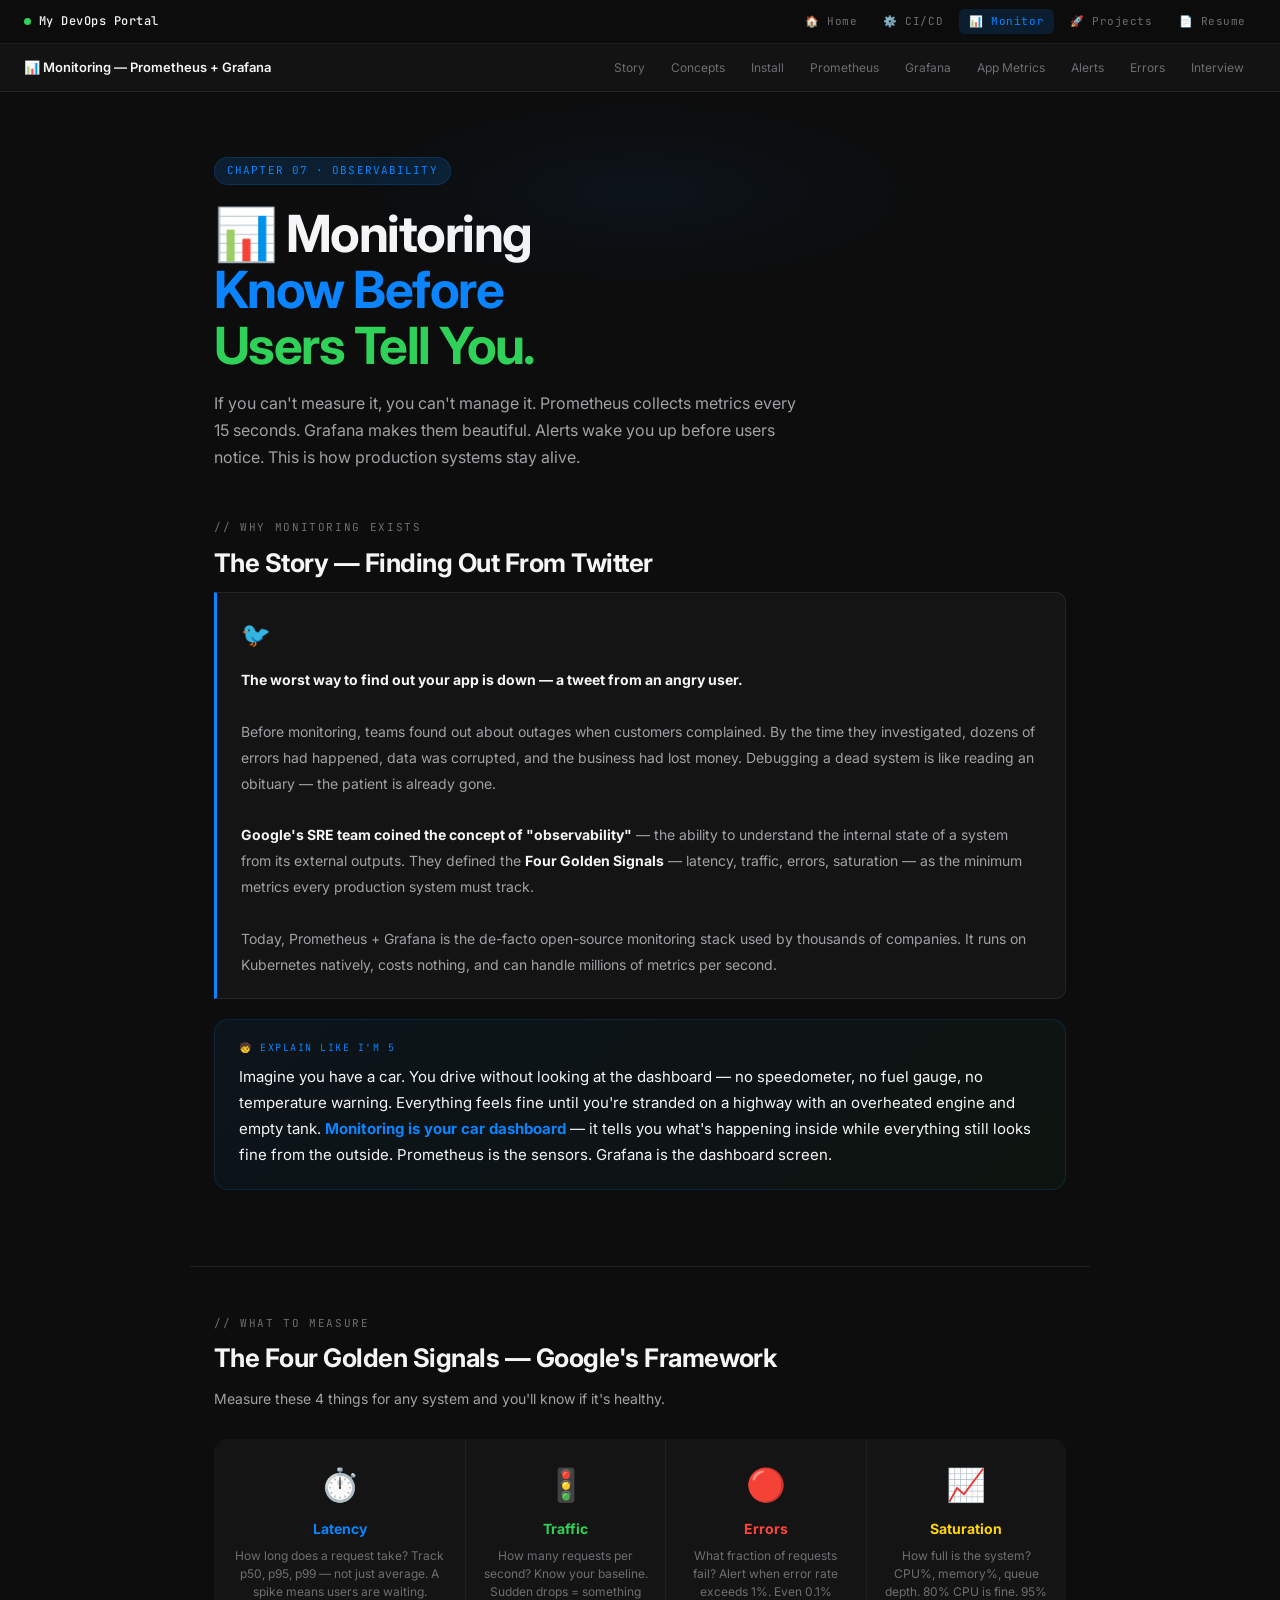
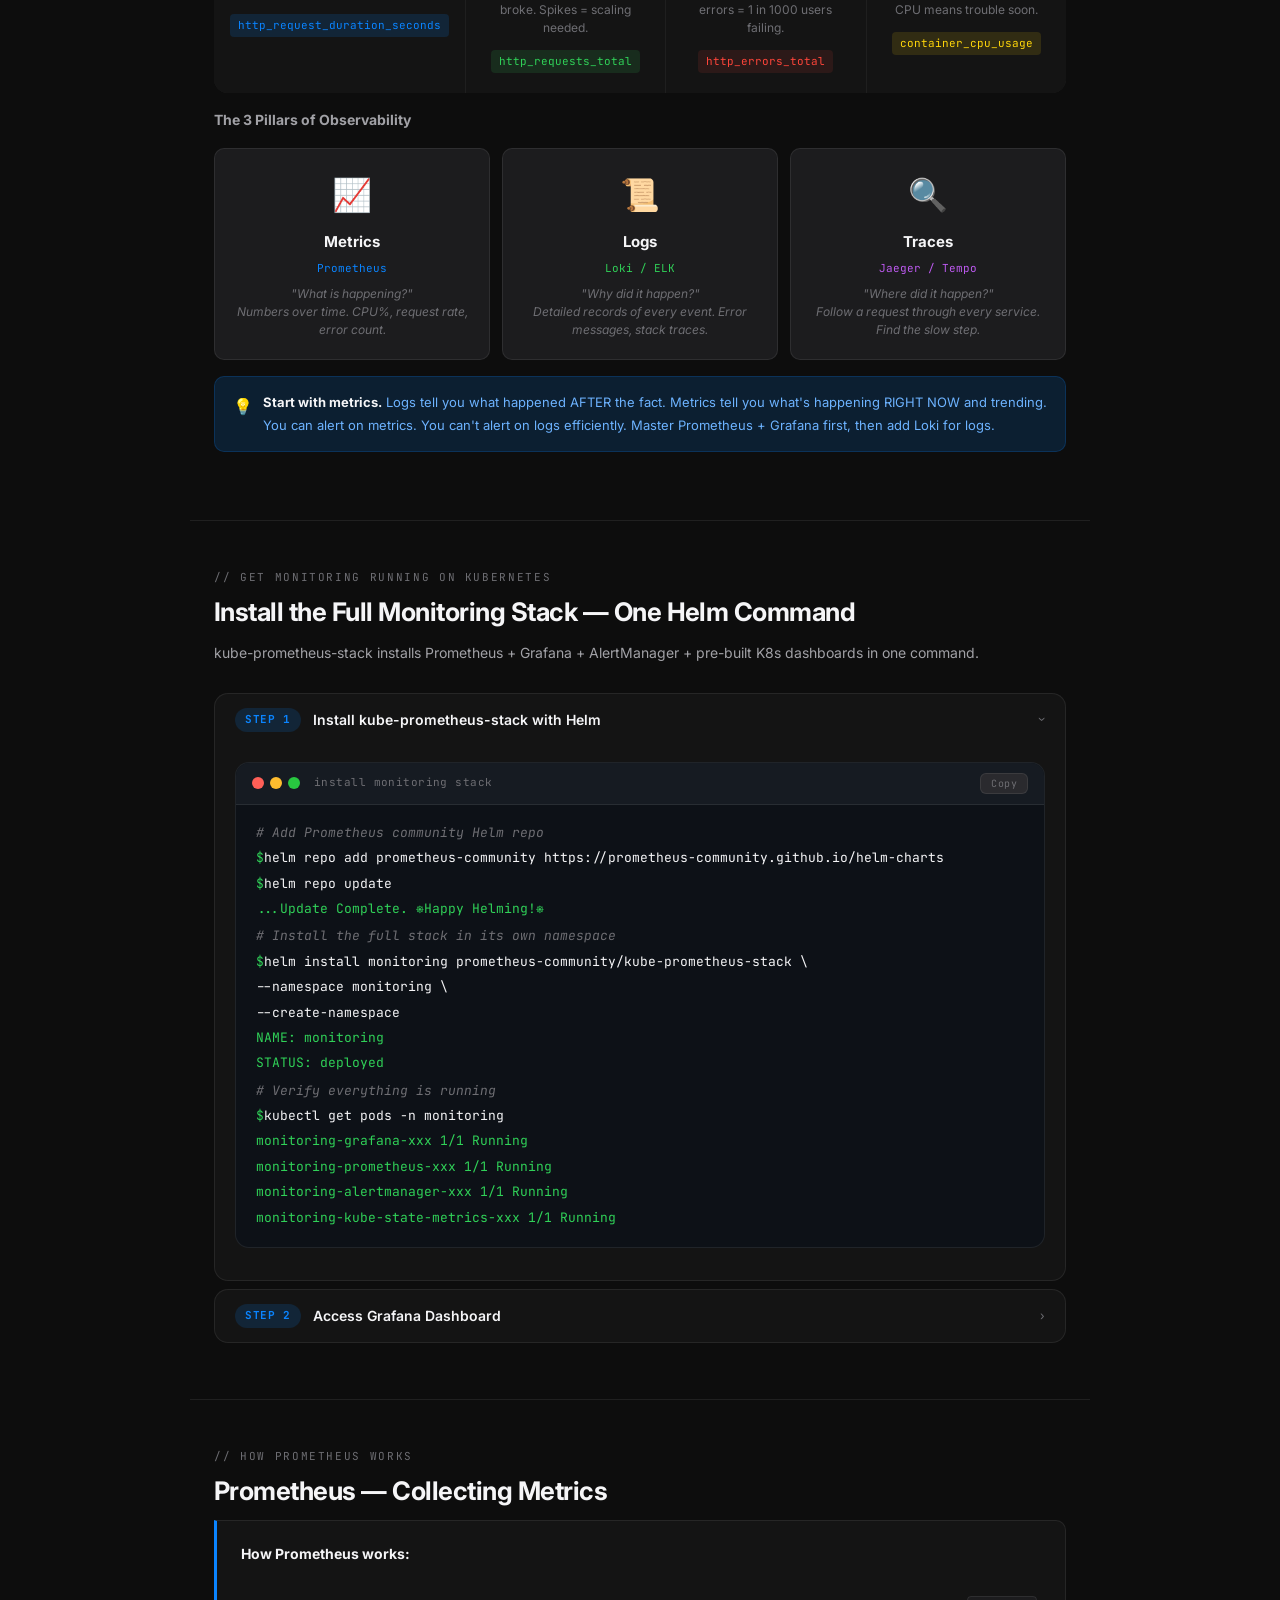
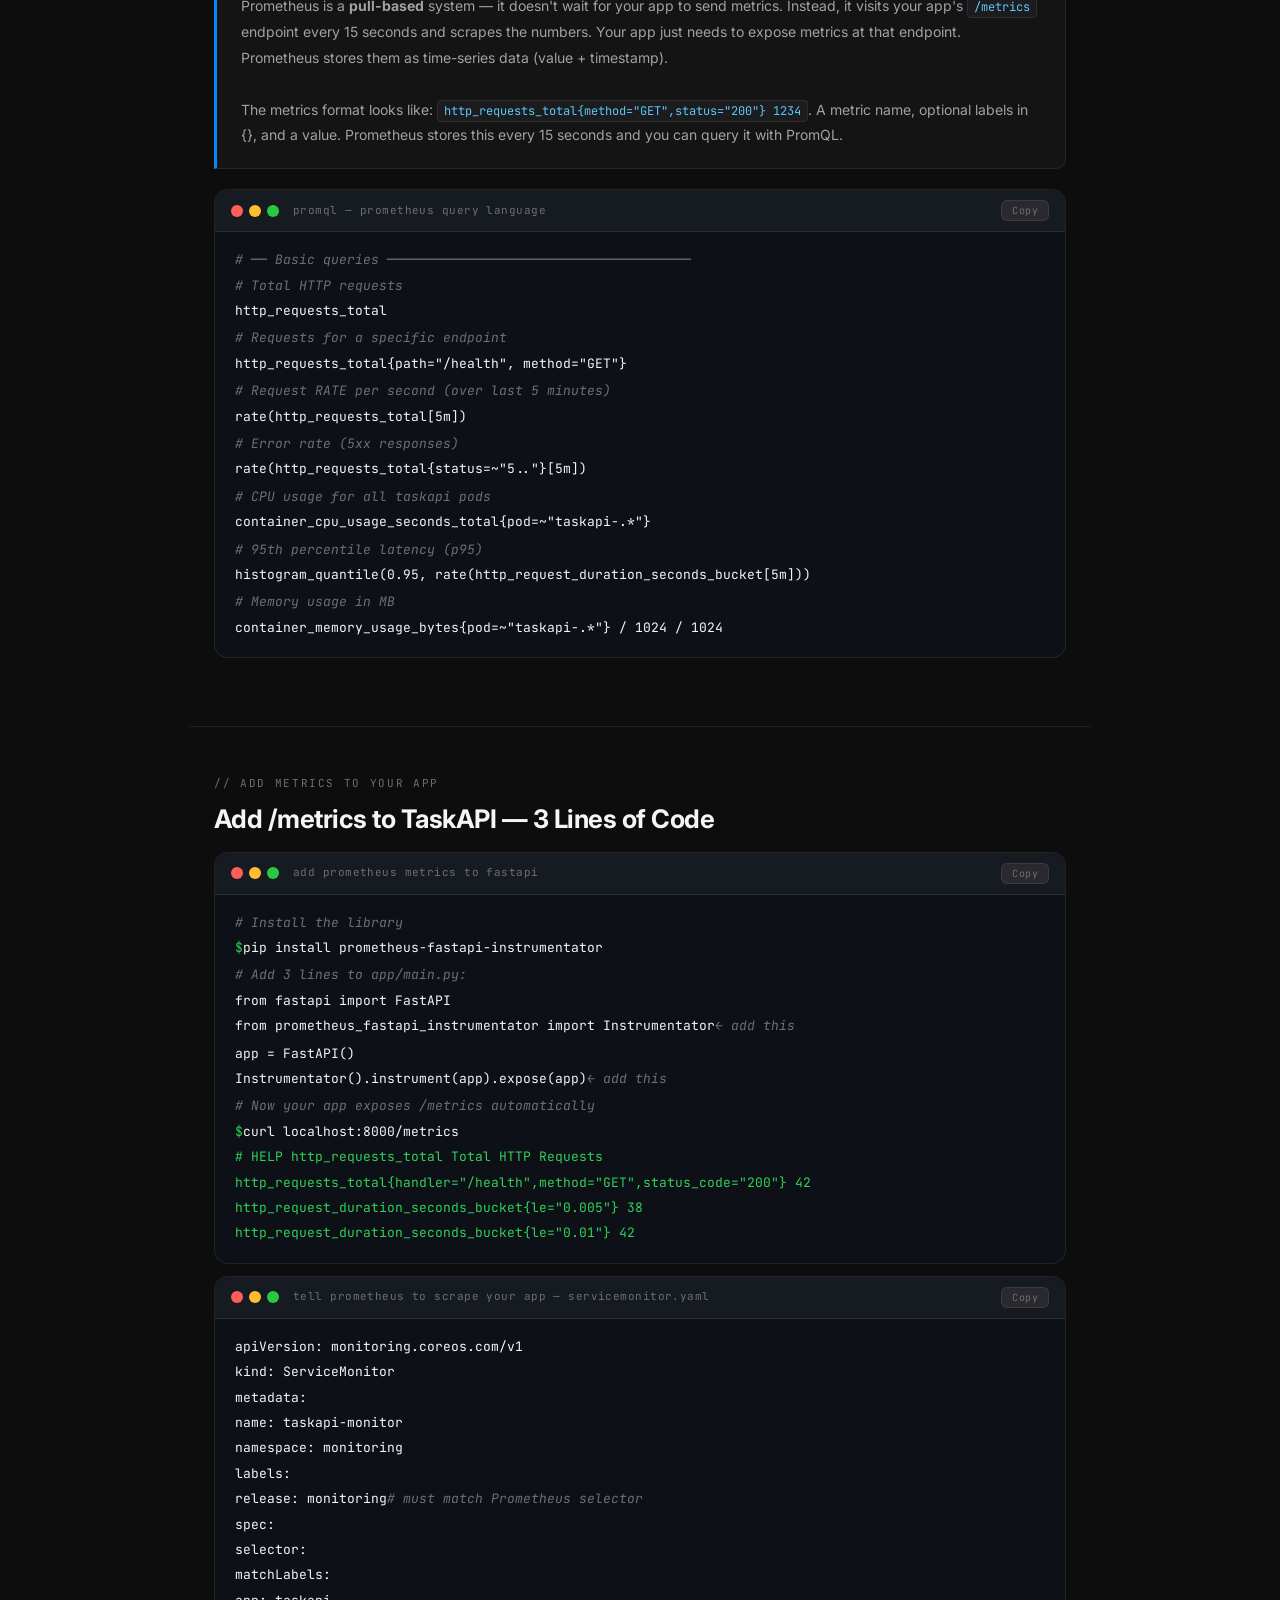
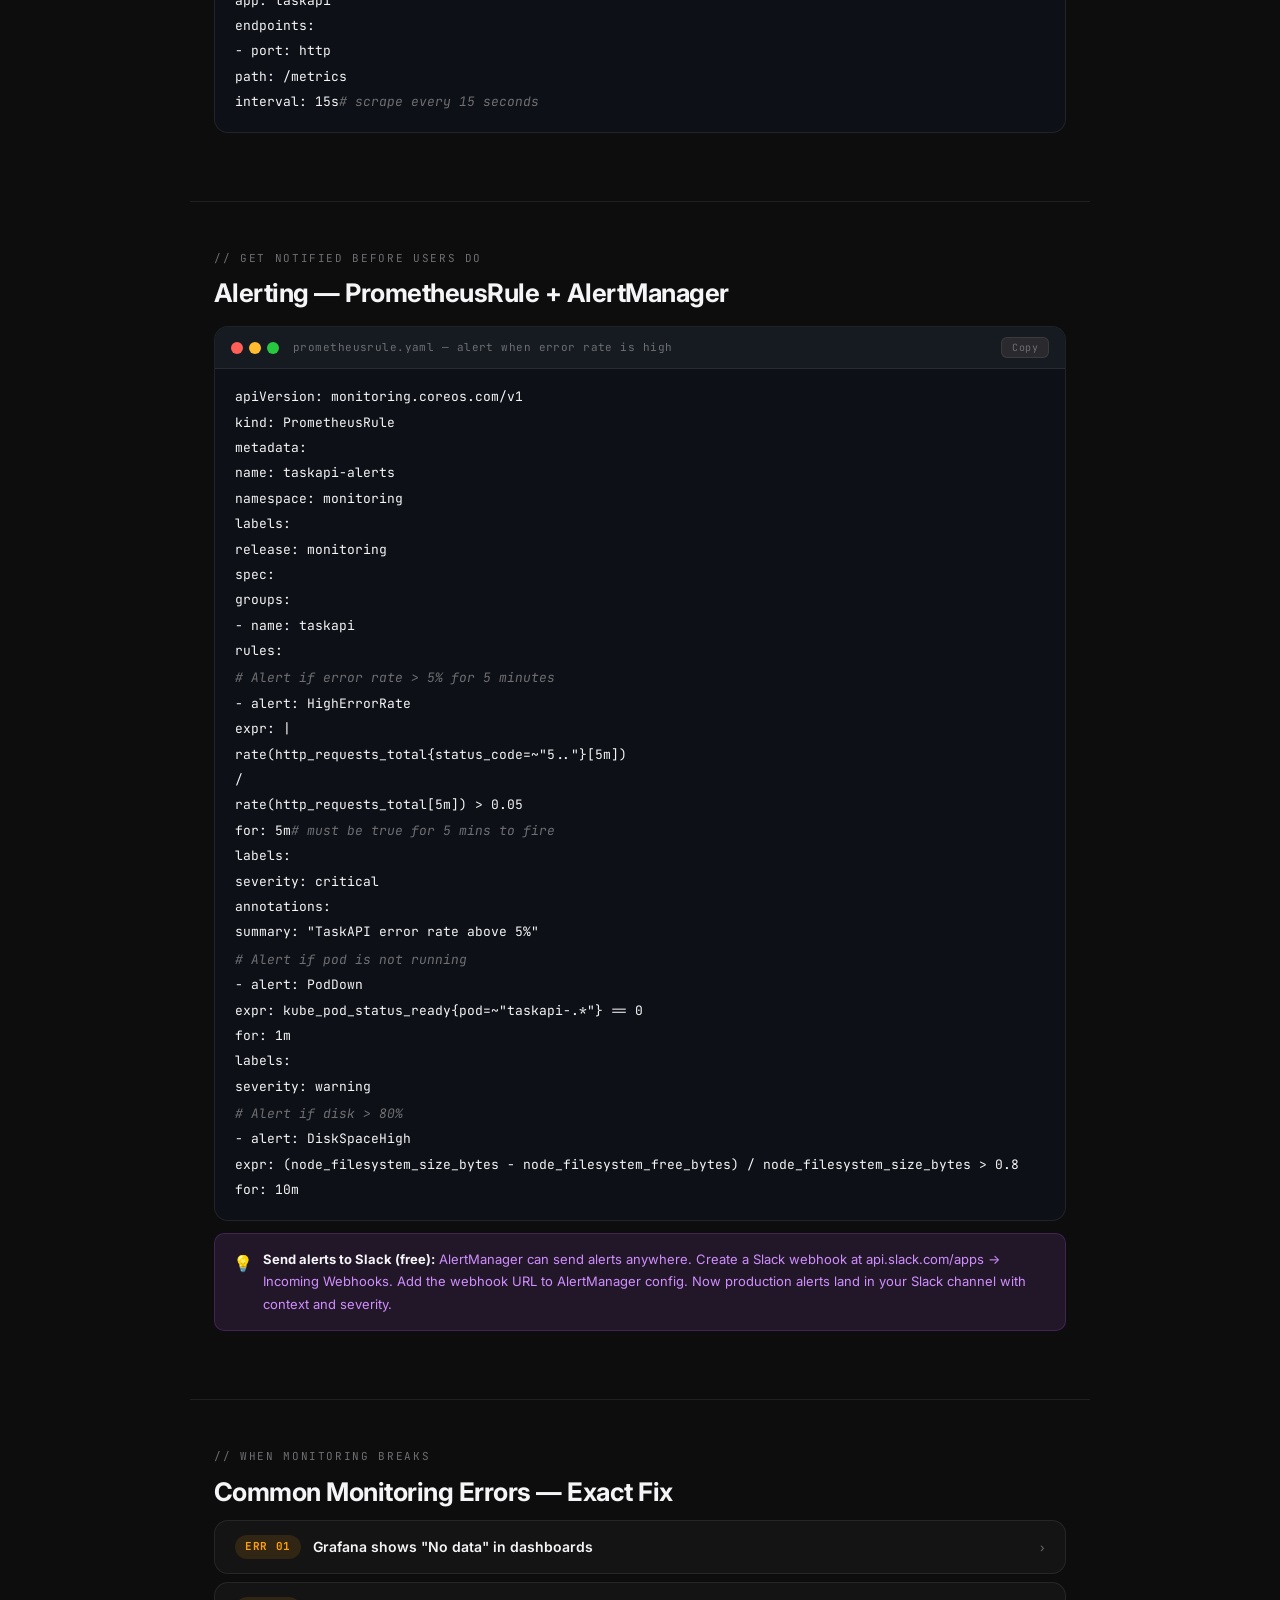
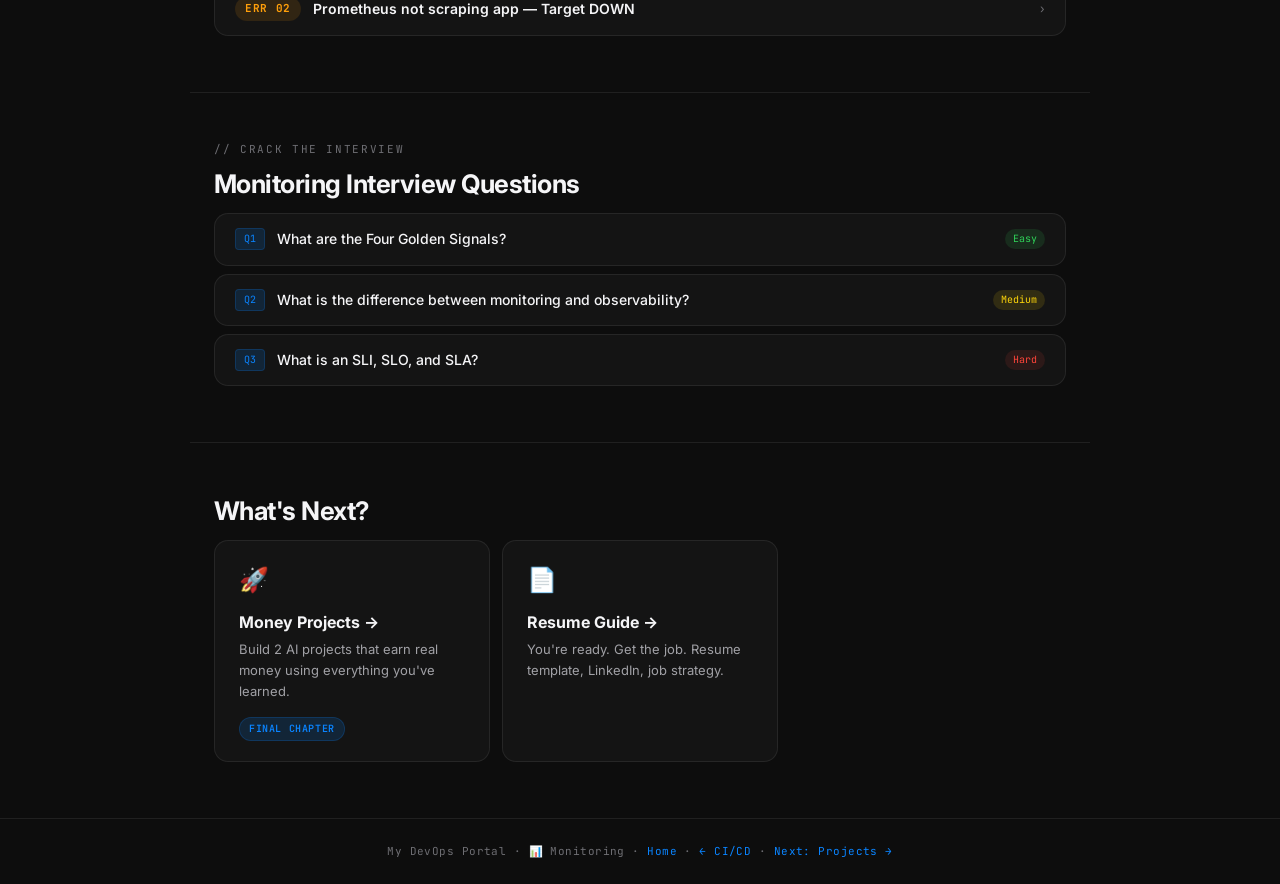
<file: pages/monitoring.html>
<!DOCTYPE html>
<html lang="en">
<head>
<meta charset="UTF-8">
<meta name="viewport" content="width=device-width, initial-scale=1.0">
<title>Monitoring — My DevOps Portal</title>
<link rel="stylesheet" href="../style.css">
<style>
.four-signals {
  display: grid;
  grid-template-columns: repeat(4, 1fr);
  gap: 1px;
  background: var(--border);
  border-radius: var(--radius-lg);
  overflow: hidden;
  margin: 16px 0;
}
.signal-card {
  background: var(--bg-surface);
  padding: 20px 16px;
  text-align: center;
  transition: background 0.2s;
}
.signal-card:hover { background: var(--bg-elevated); }
.signal-icon { font-size: 2rem; margin-bottom: 8px; }
.signal-name { font-weight: 700; font-size: 14px; margin-bottom: 6px; }
.signal-desc { font-size: 12px; color: var(--text-tertiary); line-height: 1.5; margin-bottom: 10px; }
.signal-metric { font-family: var(--font-mono); font-size: 11px; padding: 3px 8px; border-radius: 4px; display: inline-block; }

.obs-pillars {
  display: grid;
  grid-template-columns: repeat(3, 1fr);
  gap: 12px;
  margin: 16px 0;
}
.pillar {
  background: var(--bg-elevated);
  border: 1px solid var(--border);
  border-radius: var(--radius-md);
  padding: 20px;
  text-align: center;
}
.pillar-icon { font-size: 2rem; margin-bottom: 10px; }
.pillar-name { font-weight: 700; font-size: 15px; margin-bottom: 6px; }
.pillar-tool { font-family: var(--font-mono); font-size: 11px; margin-bottom: 8px; }
.pillar-q    { font-size: 12px; color: var(--text-tertiary); line-height: 1.5; font-style: italic; }
</style>
</head>
<body>

<div class="site-banner">
  <div class="brand"><span class="dot"></span><span>My DevOps Portal</span></div>
  <nav class="banner-nav">
    <a href="../index.html">🏠 Home</a>
    <a href="cicd.html">⚙️ CI/CD</a>
    <a href="monitoring.html" class="active">📊 Monitor</a>
    <a href="projects.html">🚀 Projects</a>
    <a href="../resume-guide.html">📄 Resume</a>
  </nav>
</div>

<div class="page-nav">
  <span class="page-nav-title">📊 Monitoring — Prometheus + Grafana</span>
  <div class="page-nav-links">
    <a href="#story">Story</a>
    <a href="#concepts">Concepts</a>
    <a href="#install">Install</a>
    <a href="#prometheus">Prometheus</a>
    <a href="#grafana">Grafana</a>
    <a href="#app">App Metrics</a>
    <a href="#alerts">Alerts</a>
    <a href="#errors">Errors</a>
    <a href="#interview">Interview</a>
  </div>
</div>

<div class="page-hero">
  <div class="hero-eyebrow">Chapter 07 · Observability</div>
  <h1 class="hero-title">📊 Monitoring<br><span class="accent">Know Before</span><br><span class="accent-green">Users Tell You.</span></h1>
  <p class="hero-sub">If you can't measure it, you can't manage it. Prometheus collects metrics every 15 seconds. Grafana makes them beautiful. Alerts wake you up before users notice. This is how production systems stay alive.</p>
</div>

<section class="section" id="story">
  <div class="section-label">// why monitoring exists</div>
  <div class="section-title">The Story — Finding Out From Twitter</div>

  <div class="story-box animate-fade-up">
    <span class="story-icon">🐦</span>
    <strong>The worst way to find out your app is down — a tweet from an angry user.</strong><br><br>
    Before monitoring, teams found out about outages when customers complained. By the time they investigated, dozens of errors had happened, data was corrupted, and the business had lost money. Debugging a dead system is like reading an obituary — the patient is already gone.<br><br>
    <strong>Google's SRE team coined the concept of "observability"</strong> — the ability to understand the internal state of a system from its external outputs. They defined the <strong>Four Golden Signals</strong> — latency, traffic, errors, saturation — as the minimum metrics every production system must track.<br><br>
    Today, Prometheus + Grafana is the de-facto open-source monitoring stack used by thousands of companies. It runs on Kubernetes natively, costs nothing, and can handle millions of metrics per second.
  </div>

  <div class="analogy-box animate-fade-up-1">
    <div class="analogy-label">🧒 Explain Like I'm 5</div>
    <p>Imagine you have a car. You drive without looking at the dashboard — no speedometer, no fuel gauge, no temperature warning. Everything feels fine until you're stranded on a highway with an overheated engine and empty tank. <b>Monitoring is your car dashboard</b> — it tells you what's happening inside while everything still looks fine from the outside. Prometheus is the sensors. Grafana is the dashboard screen.</p>
  </div>
</section>

<div class="divider"></div>

<section class="section" id="concepts">
  <div class="section-label">// what to measure</div>
  <div class="section-title">The Four Golden Signals — Google's Framework</div>
  <div class="section-sub">Measure these 4 things for any system and you'll know if it's healthy.</div>

  <div class="four-signals reveal">
    <div class="signal-card">
      <div class="signal-icon">⏱️</div>
      <div class="signal-name" style="color:var(--blue);">Latency</div>
      <div class="signal-desc">How long does a request take? Track p50, p95, p99 — not just average. A spike means users are waiting.</div>
      <span class="signal-metric" style="background:var(--blue-dim);color:var(--blue);">http_request_duration_seconds</span>
    </div>
    <div class="signal-card">
      <div class="signal-icon">🚦</div>
      <div class="signal-name" style="color:var(--green);">Traffic</div>
      <div class="signal-desc">How many requests per second? Know your baseline. Sudden drops = something broke. Spikes = scaling needed.</div>
      <span class="signal-metric" style="background:var(--green-dim);color:var(--green);">http_requests_total</span>
    </div>
    <div class="signal-card">
      <div class="signal-icon">🔴</div>
      <div class="signal-name" style="color:var(--red);">Errors</div>
      <div class="signal-desc">What fraction of requests fail? Alert when error rate exceeds 1%. Even 0.1% errors = 1 in 1000 users failing.</div>
      <span class="signal-metric" style="background:var(--red-dim);color:var(--red);">http_errors_total</span>
    </div>
    <div class="signal-card">
      <div class="signal-icon">📈</div>
      <div class="signal-name" style="color:var(--yellow);">Saturation</div>
      <div class="signal-desc">How full is the system? CPU%, memory%, queue depth. 80% CPU is fine. 95% CPU means trouble soon.</div>
      <span class="signal-metric" style="background:var(--yellow-dim);color:var(--yellow);">container_cpu_usage</span>
    </div>
  </div>

  <!-- 3 PILLARS OF OBSERVABILITY -->
  <div style="font-size:14px;font-weight:700;margin-bottom:14px;color:var(--text-secondary);">The 3 Pillars of Observability</div>
  <div class="obs-pillars reveal">
    <div class="pillar">
      <div class="pillar-icon">📈</div>
      <div class="pillar-name">Metrics</div>
      <div class="pillar-tool" style="color:var(--blue);">Prometheus</div>
      <div class="pillar-q">"What is happening?"<br>Numbers over time. CPU%, request rate, error count.</div>
    </div>
    <div class="pillar">
      <div class="pillar-icon">📜</div>
      <div class="pillar-name">Logs</div>
      <div class="pillar-tool" style="color:var(--green);">Loki / ELK</div>
      <div class="pillar-q">"Why did it happen?"<br>Detailed records of every event. Error messages, stack traces.</div>
    </div>
    <div class="pillar">
      <div class="pillar-icon">🔍</div>
      <div class="pillar-name">Traces</div>
      <div class="pillar-tool" style="color:var(--purple);">Jaeger / Tempo</div>
      <div class="pillar-q">"Where did it happen?"<br>Follow a request through every service. Find the slow step.</div>
    </div>
  </div>

  <div class="info-box reveal"><span class="box-icon">💡</span><div><b>Start with metrics.</b> Logs tell you what happened AFTER the fact. Metrics tell you what's happening RIGHT NOW and trending. You can alert on metrics. You can't alert on logs efficiently. Master Prometheus + Grafana first, then add Loki for logs.</div></div>
</section>

<div class="divider"></div>

<section class="section" id="install">
  <div class="section-label">// get monitoring running on kubernetes</div>
  <div class="section-title">Install the Full Monitoring Stack — One Helm Command</div>
  <div class="section-sub">kube-prometheus-stack installs Prometheus + Grafana + AlertManager + pre-built K8s dashboards in one command.</div>

  <div class="steps stagger-children">
    <div class="step-card">
      <div class="step-head"><span class="step-num sn-blue">STEP 1</span><span class="step-title">Install kube-prometheus-stack with Helm</span><span class="step-chevron">›</span></div>
      <div class="step-body">
        <div class="terminal">
          <div class="terminal-bar"><div class="t-btn t-red"></div><div class="t-btn t-yellow"></div><div class="t-btn t-green"></div><span class="terminal-title">install monitoring stack</span><button class="terminal-copy">Copy</button></div>
          <div class="terminal-body">
            <div class="t-line"><span class="t-comment"># Add Prometheus community Helm repo</span></div>
            <div class="t-line"><span class="t-prompt">$ </span><span class="t-cmd">helm repo add prometheus-community https://prometheus-community.github.io/helm-charts</span></div>
            <div class="t-line"><span class="t-prompt">$ </span><span class="t-cmd">helm repo update</span></div>
            <div class="t-line"><span class="t-ok">...Update Complete. ⎈Happy Helming!⎈</span></div>
            <div class="t-line"> </div>
            <div class="t-line"><span class="t-comment"># Install the full stack in its own namespace</span></div>
            <div class="t-line"><span class="t-prompt">$ </span><span class="t-cmd">helm install monitoring prometheus-community/kube-prometheus-stack \</span></div>
            <div class="t-line"><span class="t-cmd">  --namespace monitoring \</span></div>
            <div class="t-line"><span class="t-cmd">  --create-namespace</span></div>
            <div class="t-line"><span class="t-ok">NAME: monitoring</span></div>
            <div class="t-line"><span class="t-ok">STATUS: deployed</span></div>
            <div class="t-line"> </div>
            <div class="t-line"><span class="t-comment"># Verify everything is running</span></div>
            <div class="t-line"><span class="t-prompt">$ </span><span class="t-cmd">kubectl get pods -n monitoring</span></div>
            <div class="t-line"><span class="t-ok">monitoring-grafana-xxx              1/1   Running</span></div>
            <div class="t-line"><span class="t-ok">monitoring-prometheus-xxx           1/1   Running</span></div>
            <div class="t-line"><span class="t-ok">monitoring-alertmanager-xxx         1/1   Running</span></div>
            <div class="t-line"><span class="t-ok">monitoring-kube-state-metrics-xxx   1/1   Running</span></div>
          </div>
        </div>
      </div>
    </div>

    <div class="step-card">
      <div class="step-head"><span class="step-num sn-blue">STEP 2</span><span class="step-title">Access Grafana Dashboard</span><span class="step-chevron">›</span></div>
      <div class="step-body">
        <div class="terminal">
          <div class="terminal-bar"><div class="t-btn t-red"></div><div class="t-btn t-yellow"></div><div class="t-btn t-green"></div><span class="terminal-title">open grafana in browser</span><button class="terminal-copy">Copy</button></div>
          <div class="terminal-body">
            <div class="t-line"><span class="t-comment"># Port-forward Grafana to your laptop</span></div>
            <div class="t-line"><span class="t-prompt">$ </span><span class="t-cmd">kubectl port-forward -n monitoring svc/monitoring-grafana 3000:80</span></div>
            <div class="t-line"><span class="t-ok">Forwarding from 127.0.0.1:3000 -> 3000</span></div>
            <div class="t-line"> </div>
            <div class="t-line"><span class="t-comment"># Open browser: http://localhost:3000</span></div>
            <div class="t-line"><span class="t-comment"># Default credentials:</span></div>
            <div class="t-line"><span class="t-info">Username: admin</span></div>
            <div class="t-line"><span class="t-info">Password: prom-operator</span></div>
            <div class="t-line"> </div>
            <div class="t-line"><span class="t-comment"># Get actual password (if changed):</span></div>
            <div class="t-line"><span class="t-prompt">$ </span><span class="t-cmd">kubectl get secret -n monitoring monitoring-grafana -o jsonpath="{.data.admin-password}" | base64 -d</span></div>
          </div>
        </div>
        <div class="success-box"><span class="box-icon">✓</span><div>You're in Grafana! Click <b>Dashboards</b> → <b>Browse</b> → search "Kubernetes" → open "Kubernetes / Compute Resources / Cluster" — you'll see live CPU and memory for every pod in your cluster.</div></div>
      </div>
    </div>
  </div>
</section>

<div class="divider"></div>

<section class="section" id="prometheus">
  <div class="section-label">// how prometheus works</div>
  <div class="section-title">Prometheus — Collecting Metrics</div>

  <div class="story-box reveal">
    <strong>How Prometheus works:</strong><br><br>
    Prometheus is a <b>pull-based</b> system — it doesn't wait for your app to send metrics. Instead, it visits your app's <code>/metrics</code> endpoint every 15 seconds and scrapes the numbers. Your app just needs to expose metrics at that endpoint. Prometheus stores them as time-series data (value + timestamp).<br><br>
    The metrics format looks like: <code>http_requests_total{method="GET",status="200"} 1234</code>. A metric name, optional labels in {}, and a value. Prometheus stores this every 15 seconds and you can query it with PromQL.
  </div>

  <div class="terminal reveal">
    <div class="terminal-bar"><div class="t-btn t-red"></div><div class="t-btn t-yellow"></div><div class="t-btn t-green"></div><span class="terminal-title">promql — prometheus query language</span><button class="terminal-copy">Copy</button></div>
    <div class="terminal-body">
      <div class="t-line"><span class="t-comment"># ── Basic queries ──────────────────────────────────────</span></div>
      <div class="t-line"><span class="t-comment"># Total HTTP requests</span></div>
      <div class="t-line"><span class="t-cmd">http_requests_total</span></div>
      <div class="t-line"> </div>
      <div class="t-line"><span class="t-comment"># Requests for a specific endpoint</span></div>
      <div class="t-line"><span class="t-cmd">http_requests_total{path="/health", method="GET"}</span></div>
      <div class="t-line"> </div>
      <div class="t-line"><span class="t-comment"># Request RATE per second (over last 5 minutes)</span></div>
      <div class="t-line"><span class="t-cmd">rate(http_requests_total[5m])</span></div>
      <div class="t-line"> </div>
      <div class="t-line"><span class="t-comment"># Error rate (5xx responses)</span></div>
      <div class="t-line"><span class="t-cmd">rate(http_requests_total{status=~"5.."}[5m])</span></div>
      <div class="t-line"> </div>
      <div class="t-line"><span class="t-comment"># CPU usage for all taskapi pods</span></div>
      <div class="t-line"><span class="t-cmd">container_cpu_usage_seconds_total{pod=~"taskapi-.*"}</span></div>
      <div class="t-line"> </div>
      <div class="t-line"><span class="t-comment"># 95th percentile latency (p95)</span></div>
      <div class="t-line"><span class="t-cmd">histogram_quantile(0.95, rate(http_request_duration_seconds_bucket[5m]))</span></div>
      <div class="t-line"> </div>
      <div class="t-line"><span class="t-comment"># Memory usage in MB</span></div>
      <div class="t-line"><span class="t-cmd">container_memory_usage_bytes{pod=~"taskapi-.*"} / 1024 / 1024</span></div>
    </div>
  </div>
</section>

<div class="divider"></div>

<section class="section" id="app">
  <div class="section-label">// add metrics to your app</div>
  <div class="section-title">Add /metrics to TaskAPI — 3 Lines of Code</div>

  <div class="terminal reveal">
    <div class="terminal-bar"><div class="t-btn t-red"></div><div class="t-btn t-yellow"></div><div class="t-btn t-green"></div><span class="terminal-title">add prometheus metrics to fastapi</span><button class="terminal-copy">Copy</button></div>
    <div class="terminal-body">
      <div class="t-line"><span class="t-comment"># Install the library</span></div>
      <div class="t-line"><span class="t-prompt">$ </span><span class="t-cmd">pip install prometheus-fastapi-instrumentator</span></div>
      <div class="t-line"> </div>
      <div class="t-line"><span class="t-comment"># Add 3 lines to app/main.py:</span></div>
      <div class="t-line"><span class="t-cmd">from fastapi import FastAPI</span></div>
      <div class="t-line"><span class="t-cmd">from prometheus_fastapi_instrumentator import Instrumentator</span>  <span class="t-comment">  ← add this</span></div>
      <div class="t-line"> </div>
      <div class="t-line"><span class="t-cmd">app = FastAPI()</span></div>
      <div class="t-line"><span class="t-cmd">Instrumentator().instrument(app).expose(app)</span>  <span class="t-comment">  ← add this</span></div>
      <div class="t-line"> </div>
      <div class="t-line"><span class="t-comment"># Now your app exposes /metrics automatically</span></div>
      <div class="t-line"><span class="t-prompt">$ </span><span class="t-cmd">curl localhost:8000/metrics</span></div>
      <div class="t-line"><span class="t-ok"># HELP http_requests_total Total HTTP Requests</span></div>
      <div class="t-line"><span class="t-ok">http_requests_total{handler="/health",method="GET",status_code="200"} 42</span></div>
      <div class="t-line"><span class="t-ok">http_request_duration_seconds_bucket{le="0.005"} 38</span></div>
      <div class="t-line"><span class="t-ok">http_request_duration_seconds_bucket{le="0.01"} 42</span></div>
    </div>
  </div>

  <div class="terminal reveal" style="margin-top:12px;">
    <div class="terminal-bar"><div class="t-btn t-red"></div><div class="t-btn t-yellow"></div><div class="t-btn t-green"></div><span class="terminal-title">tell prometheus to scrape your app — servicemonitor.yaml</span><button class="terminal-copy">Copy</button></div>
    <div class="terminal-body">
      <div class="t-line"><span class="t-cmd">apiVersion: monitoring.coreos.com/v1</span></div>
      <div class="t-line"><span class="t-cmd">kind: ServiceMonitor</span></div>
      <div class="t-line"><span class="t-cmd">metadata:</span></div>
      <div class="t-line"><span class="t-cmd">  name: taskapi-monitor</span></div>
      <div class="t-line"><span class="t-cmd">  namespace: monitoring</span></div>
      <div class="t-line"><span class="t-cmd">  labels:</span></div>
      <div class="t-line"><span class="t-cmd">    release: monitoring</span>        <span class="t-comment">  # must match Prometheus selector</span></div>
      <div class="t-line"><span class="t-cmd">spec:</span></div>
      <div class="t-line"><span class="t-cmd">  selector:</span></div>
      <div class="t-line"><span class="t-cmd">    matchLabels:</span></div>
      <div class="t-line"><span class="t-cmd">      app: taskapi</span></div>
      <div class="t-line"><span class="t-cmd">  endpoints:</span></div>
      <div class="t-line"><span class="t-cmd">    - port: http</span></div>
      <div class="t-line"><span class="t-cmd">      path: /metrics</span></div>
      <div class="t-line"><span class="t-cmd">      interval: 15s</span>            <span class="t-comment">  # scrape every 15 seconds</span></div>
    </div>
  </div>
</section>

<div class="divider"></div>

<section class="section" id="alerts">
  <div class="section-label">// get notified before users do</div>
  <div class="section-title">Alerting — PrometheusRule + AlertManager</div>

  <div class="terminal reveal">
    <div class="terminal-bar"><div class="t-btn t-red"></div><div class="t-btn t-yellow"></div><div class="t-btn t-green"></div><span class="terminal-title">prometheusrule.yaml — alert when error rate is high</span><button class="terminal-copy">Copy</button></div>
    <div class="terminal-body">
      <div class="t-line"><span class="t-cmd">apiVersion: monitoring.coreos.com/v1</span></div>
      <div class="t-line"><span class="t-cmd">kind: PrometheusRule</span></div>
      <div class="t-line"><span class="t-cmd">metadata:</span></div>
      <div class="t-line"><span class="t-cmd">  name: taskapi-alerts</span></div>
      <div class="t-line"><span class="t-cmd">  namespace: monitoring</span></div>
      <div class="t-line"><span class="t-cmd">  labels:</span></div>
      <div class="t-line"><span class="t-cmd">    release: monitoring</span></div>
      <div class="t-line"><span class="t-cmd">spec:</span></div>
      <div class="t-line"><span class="t-cmd">  groups:</span></div>
      <div class="t-line"><span class="t-cmd">    - name: taskapi</span></div>
      <div class="t-line"><span class="t-cmd">      rules:</span></div>
      <div class="t-line"> </div>
      <div class="t-line"><span class="t-comment">        # Alert if error rate > 5% for 5 minutes</span></div>
      <div class="t-line"><span class="t-cmd">        - alert: HighErrorRate</span></div>
      <div class="t-line"><span class="t-cmd">          expr: |</span></div>
      <div class="t-line"><span class="t-cmd">            rate(http_requests_total{status_code=~"5.."}[5m])</span></div>
      <div class="t-line"><span class="t-cmd">            /</span></div>
      <div class="t-line"><span class="t-cmd">            rate(http_requests_total[5m]) > 0.05</span></div>
      <div class="t-line"><span class="t-cmd">          for: 5m</span>               <span class="t-comment">  # must be true for 5 mins to fire</span></div>
      <div class="t-line"><span class="t-cmd">          labels:</span></div>
      <div class="t-line"><span class="t-cmd">            severity: critical</span></div>
      <div class="t-line"><span class="t-cmd">          annotations:</span></div>
      <div class="t-line"><span class="t-cmd">            summary: "TaskAPI error rate above 5%"</span></div>
      <div class="t-line"> </div>
      <div class="t-line"><span class="t-comment">        # Alert if pod is not running</span></div>
      <div class="t-line"><span class="t-cmd">        - alert: PodDown</span></div>
      <div class="t-line"><span class="t-cmd">          expr: kube_pod_status_ready{pod=~"taskapi-.*"} == 0</span></div>
      <div class="t-line"><span class="t-cmd">          for: 1m</span></div>
      <div class="t-line"><span class="t-cmd">          labels:</span></div>
      <div class="t-line"><span class="t-cmd">            severity: warning</span></div>
      <div class="t-line"> </div>
      <div class="t-line"><span class="t-comment">        # Alert if disk > 80%</span></div>
      <div class="t-line"><span class="t-cmd">        - alert: DiskSpaceHigh</span></div>
      <div class="t-line"><span class="t-cmd">          expr: (node_filesystem_size_bytes - node_filesystem_free_bytes) / node_filesystem_size_bytes > 0.8</span></div>
      <div class="t-line"><span class="t-cmd">          for: 10m</span></div>
    </div>
  </div>

  <div class="tip-box reveal"><span class="box-icon">💡</span><div><b>Send alerts to Slack (free):</b> AlertManager can send alerts anywhere. Create a Slack webhook at api.slack.com/apps → Incoming Webhooks. Add the webhook URL to AlertManager config. Now production alerts land in your Slack channel with context and severity.</div></div>
</section>

<div class="divider"></div>

<section class="section" id="errors">
  <div class="section-label">// when monitoring breaks</div>
  <div class="section-title">Common Monitoring Errors — Exact Fix</div>

  <div class="steps stagger-children">
    <div class="step-card">
      <div class="step-head"><span class="step-num sn-orange">ERR 01</span><span class="step-title">Grafana shows "No data" in dashboards</span><span class="step-chevron">›</span></div>
      <div class="step-body">
        <div class="terminal"><div class="terminal-bar"><div class="t-btn t-red"></div><div class="t-btn t-yellow"></div><div class="t-btn t-green"></div></div>
          <div class="terminal-body">
            <div class="t-line"><span class="t-comment"># FIX 1: Check Prometheus is scraping your app</span></div>
            <div class="t-line"><span class="t-comment"># Port-forward Prometheus UI</span></div>
            <div class="t-line"><span class="t-prompt">$ </span><span class="t-cmd">kubectl port-forward -n monitoring svc/monitoring-prometheus 9090:9090</span></div>
            <div class="t-line"><span class="t-comment"># Open localhost:9090 → Status → Targets</span></div>
            <div class="t-line"><span class="t-comment"># Your app should show as UP (green)</span></div>
            <div class="t-line"> </div>
            <div class="t-line"><span class="t-comment"># FIX 2: Check time range in Grafana</span></div>
            <div class="t-line"><span class="t-comment"># Top right of Grafana → change from "Last 1 hour" to "Last 5 minutes"</span></div>
          </div>
        </div>
      </div>
    </div>
    <div class="step-card">
      <div class="step-head"><span class="step-num sn-orange">ERR 02</span><span class="step-title">Prometheus not scraping app — Target DOWN</span><span class="step-chevron">›</span></div>
      <div class="step-body">
        <div class="terminal"><div class="terminal-bar"><div class="t-btn t-red"></div><div class="t-btn t-yellow"></div><div class="t-btn t-green"></div></div>
          <div class="terminal-body">
            <div class="t-line"><span class="t-comment"># ServiceMonitor label must match Prometheus serviceMonitorSelector</span></div>
            <div class="t-line"><span class="t-prompt">$ </span><span class="t-cmd">kubectl get prometheus -n monitoring -o yaml | grep serviceMonitorSelector</span></div>
            <div class="t-line"><span class="t-out">    serviceMonitorSelector:</span></div>
            <div class="t-line"><span class="t-out">      matchLabels:</span></div>
            <div class="t-line"><span class="t-out">        release: monitoring</span>  <span class="t-comment">  ← your ServiceMonitor must have this label</span></div>
            <div class="t-line"><span class="t-comment"># Make sure your servicemonitor.yaml has: labels: release: monitoring</span></div>
          </div>
        </div>
      </div>
    </div>
  </div>
</section>

<div class="divider"></div>

<section class="section" id="interview">
  <div class="section-label">// crack the interview</div>
  <div class="section-title">Monitoring Interview Questions</div>

  <div class="qa-list stagger-children">
    <div class="qa-card">
      <div class="qa-q"><span class="qa-q-num">Q1</span><span class="qa-q-text">What are the Four Golden Signals?</span><span class="qa-diff diff-e">Easy</span></div>
      <div class="qa-a">From Google's SRE book — the minimum set of metrics for any service:<br><br><b>1. Latency:</b> Time to serve a request. Track p50/p95/p99 (median and tail latency), not just average. A slow request is often worse than a failed one (user waits and gets nothing).<br><b>2. Traffic:</b> Demand on your system — requests per second, transactions per minute. Establishes baseline for capacity planning.<br><b>3. Errors:</b> Rate of failed requests — explicit failures (500s) and implicit (200 with wrong content). Target: less than 0.1% error rate.<br><b>4. Saturation:</b> How "full" your service is — CPU%, memory%, I/O wait. Most services degrade before hitting 100%.
        <div class="qa-tip">🎯 Say: "My dashboards always start with the four golden signals. For TaskAPI: Grafana shows request rate, p99 latency, error rate, and CPU saturation on the first screen. That tells me if something is wrong in 5 seconds."</div>
      </div>
    </div>
    <div class="qa-card">
      <div class="qa-q"><span class="qa-q-num">Q2</span><span class="qa-q-text">What is the difference between monitoring and observability?</span><span class="qa-diff diff-m">Medium</span></div>
      <div class="qa-a"><b>Monitoring</b> = tracking known failure modes. You define what to measure upfront (CPU, error rate). You get alerts when known thresholds are breached. Works well for systems you understand completely.<br><br><b>Observability</b> = the ability to understand ANY internal state from external outputs — including unknown failure modes. Achieved through three pillars: metrics (what), logs (why), traces (where). An observable system lets you debug novel failures without needing to add new instrumentation.<br><br>Analogy: monitoring is checking your car's known warning lights. Observability is having enough sensors to diagnose a problem that's never occurred before.
        <div class="qa-tip">🎯 Say: "Monitoring tells you that something is wrong. Observability tells you why. I start with Prometheus metrics for monitoring, add structured logs with Loki, and use distributed tracing for complex microservice debugging."</div>
      </div>
    </div>
    <div class="qa-card">
      <div class="qa-q"><span class="qa-q-num">Q3</span><span class="qa-q-text">What is an SLI, SLO, and SLA?</span><span class="qa-diff diff-h">Hard</span></div>
      <div class="qa-a"><b>SLI (Service Level Indicator):</b> A metric that measures service quality. Examples: request success rate, latency p99, availability percentage. Raw numbers.<br><br><b>SLO (Service Level Objective):</b> A target for an SLI. "99.9% of requests succeed" or "p99 latency &lt;200ms". Internal goal — not contractual. Your team is accountable to SLOs.<br><br><b>SLA (Service Level Agreement):</b> A legal contract with customers about service quality. If SLA is violated, there are financial consequences (credits, refunds). SLA is always less aggressive than SLO — you need buffer between your internal objective and external commitment.<br><br>Relationship: SLI is measured → compared to SLO → SLA is the external commitment based on SLO history.
        <div class="qa-tip">🎯 Say: "Our SLO for TaskAPI is 99.5% availability with p99 latency under 300ms. We alert when we're burning error budget too fast — before we breach the SLO. The SLA with customers is 99% — giving us buffer."</div>
      </div>
    </div>
  </div>
</section>

<div class="divider"></div>

<section class="section">
  <div class="section-title">What's Next?</div>
  <div class="card-grid stagger-children">
    <a href="projects.html" class="card" style="text-decoration:none;">
      <div style="font-size:1.5rem;margin-bottom:10px;">🚀</div>
      <div style="font-weight:700;margin-bottom:4px;">Money Projects →</div>
      <div style="font-size:13px;color:var(--text-secondary);">Build 2 AI projects that earn real money using everything you've learned.</div>
      <div style="margin-top:12px;"><span class="badge badge-blue">Final Chapter</span></div>
    </a>
    <a href="../resume-guide.html" class="card" style="text-decoration:none;">
      <div style="font-size:1.5rem;margin-bottom:10px;">📄</div>
      <div style="font-weight:700;margin-bottom:4px;">Resume Guide →</div>
      <div style="font-size:13px;color:var(--text-secondary);">You're ready. Get the job. Resume template, LinkedIn, job strategy.</div>
    </a>
  </div>
</section>

<footer>My DevOps Portal · 📊 Monitoring · <a href="../index.html">Home</a> · <a href="cicd.html">← CI/CD</a> · <a href="projects.html">Next: Projects →</a></footer>
<script src="../script.js"></script>
</body>
</html>
</file>
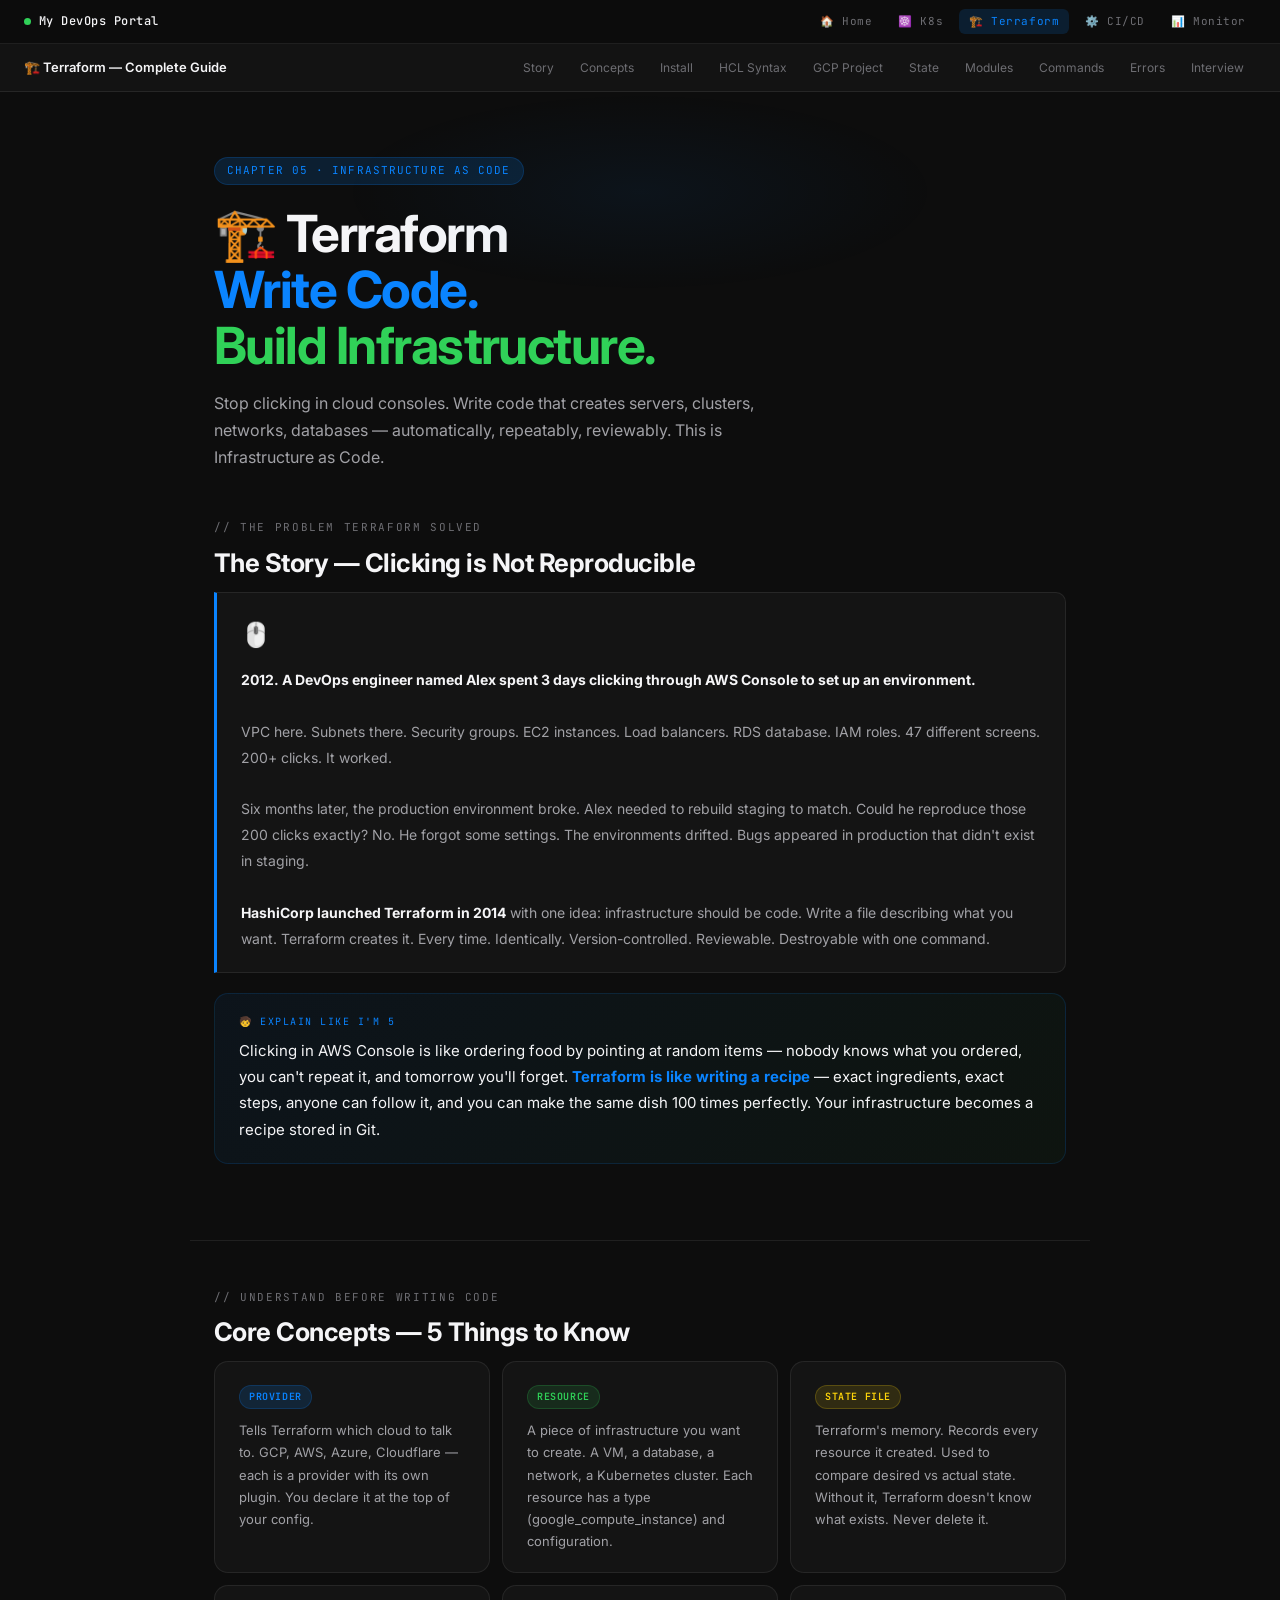
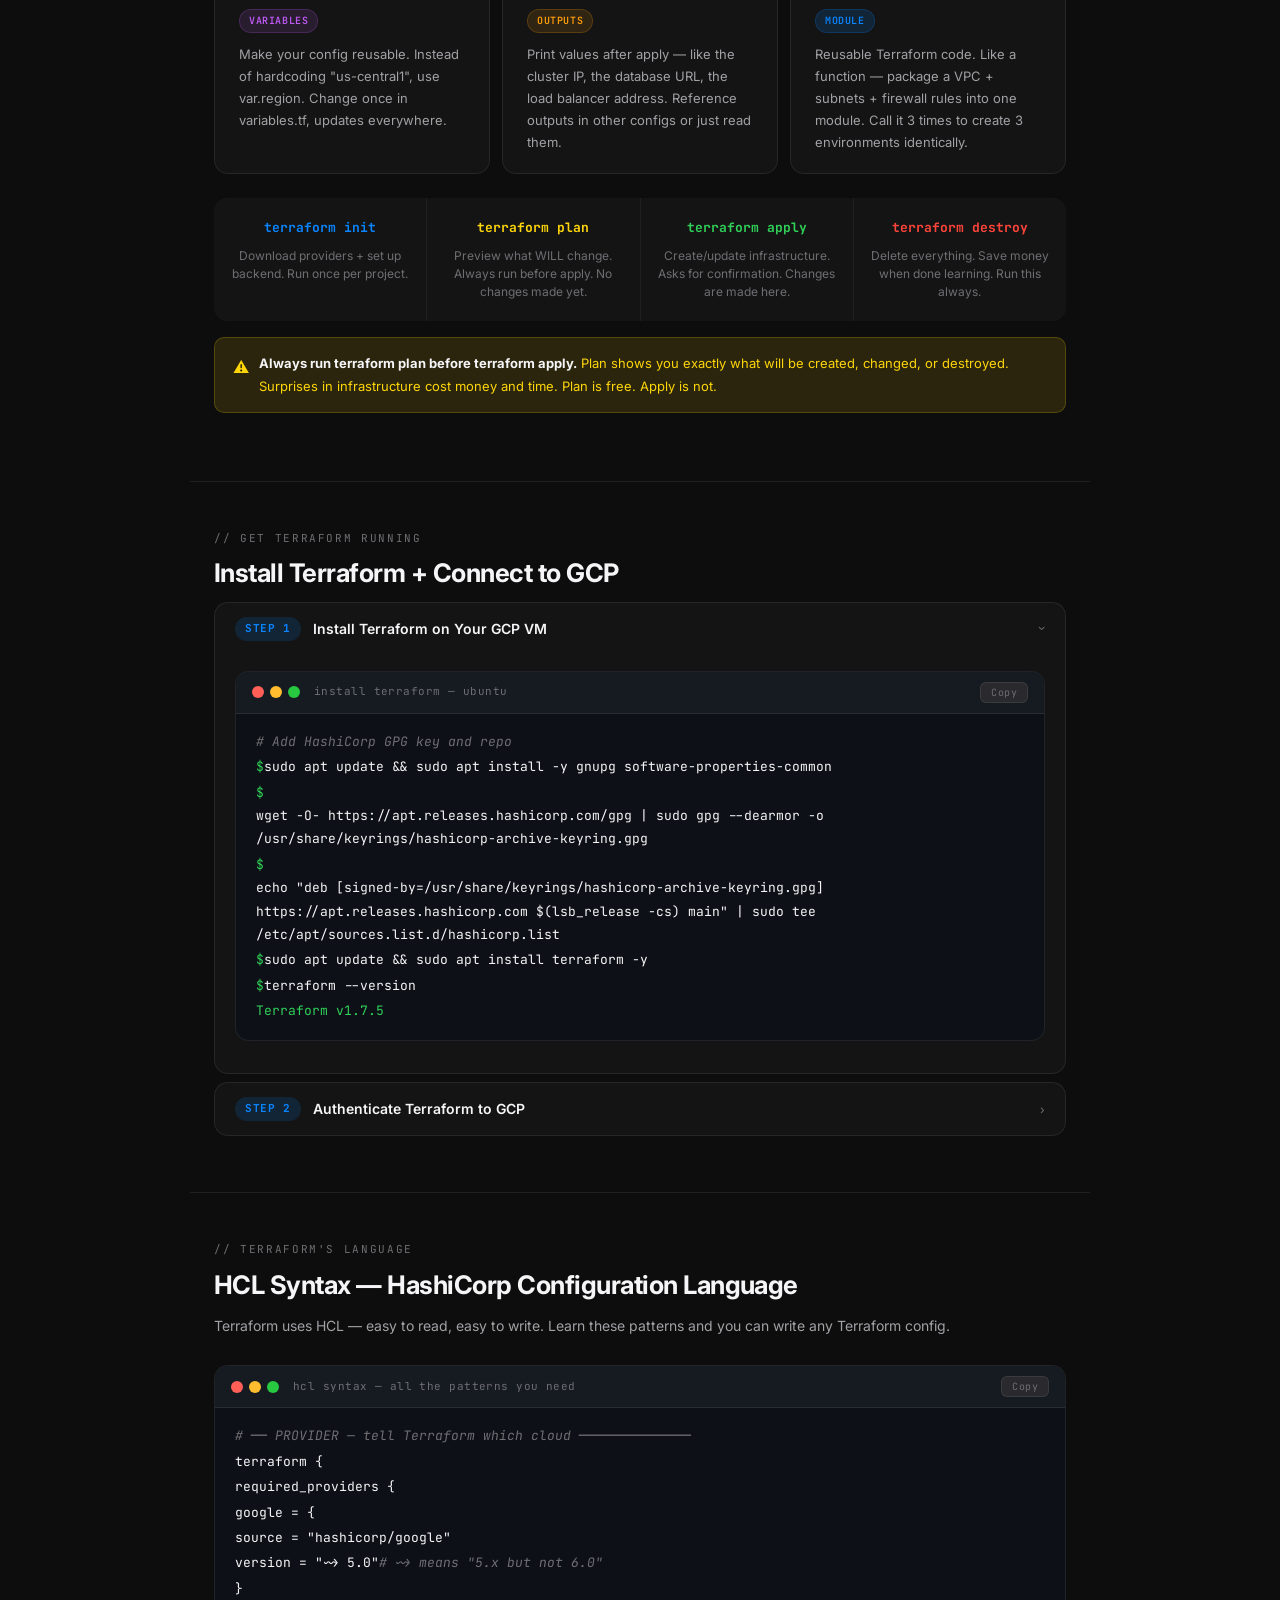
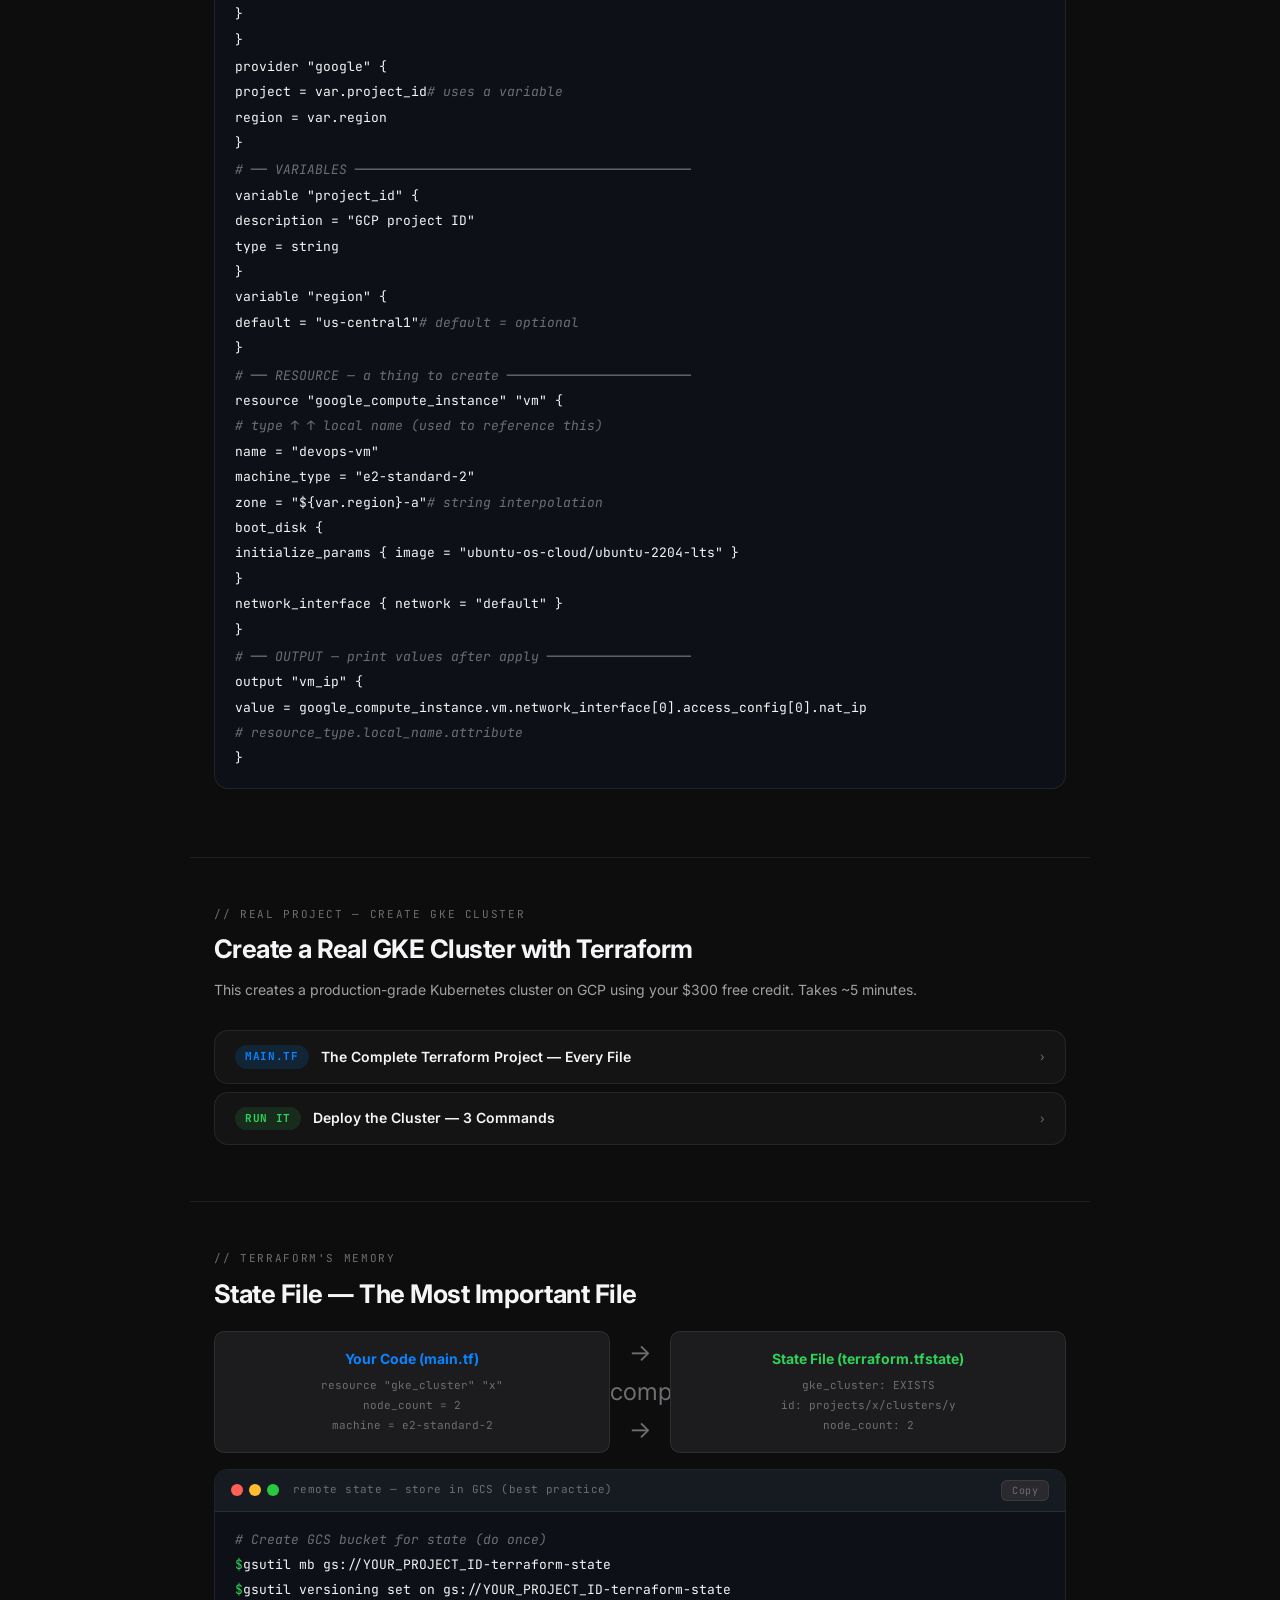
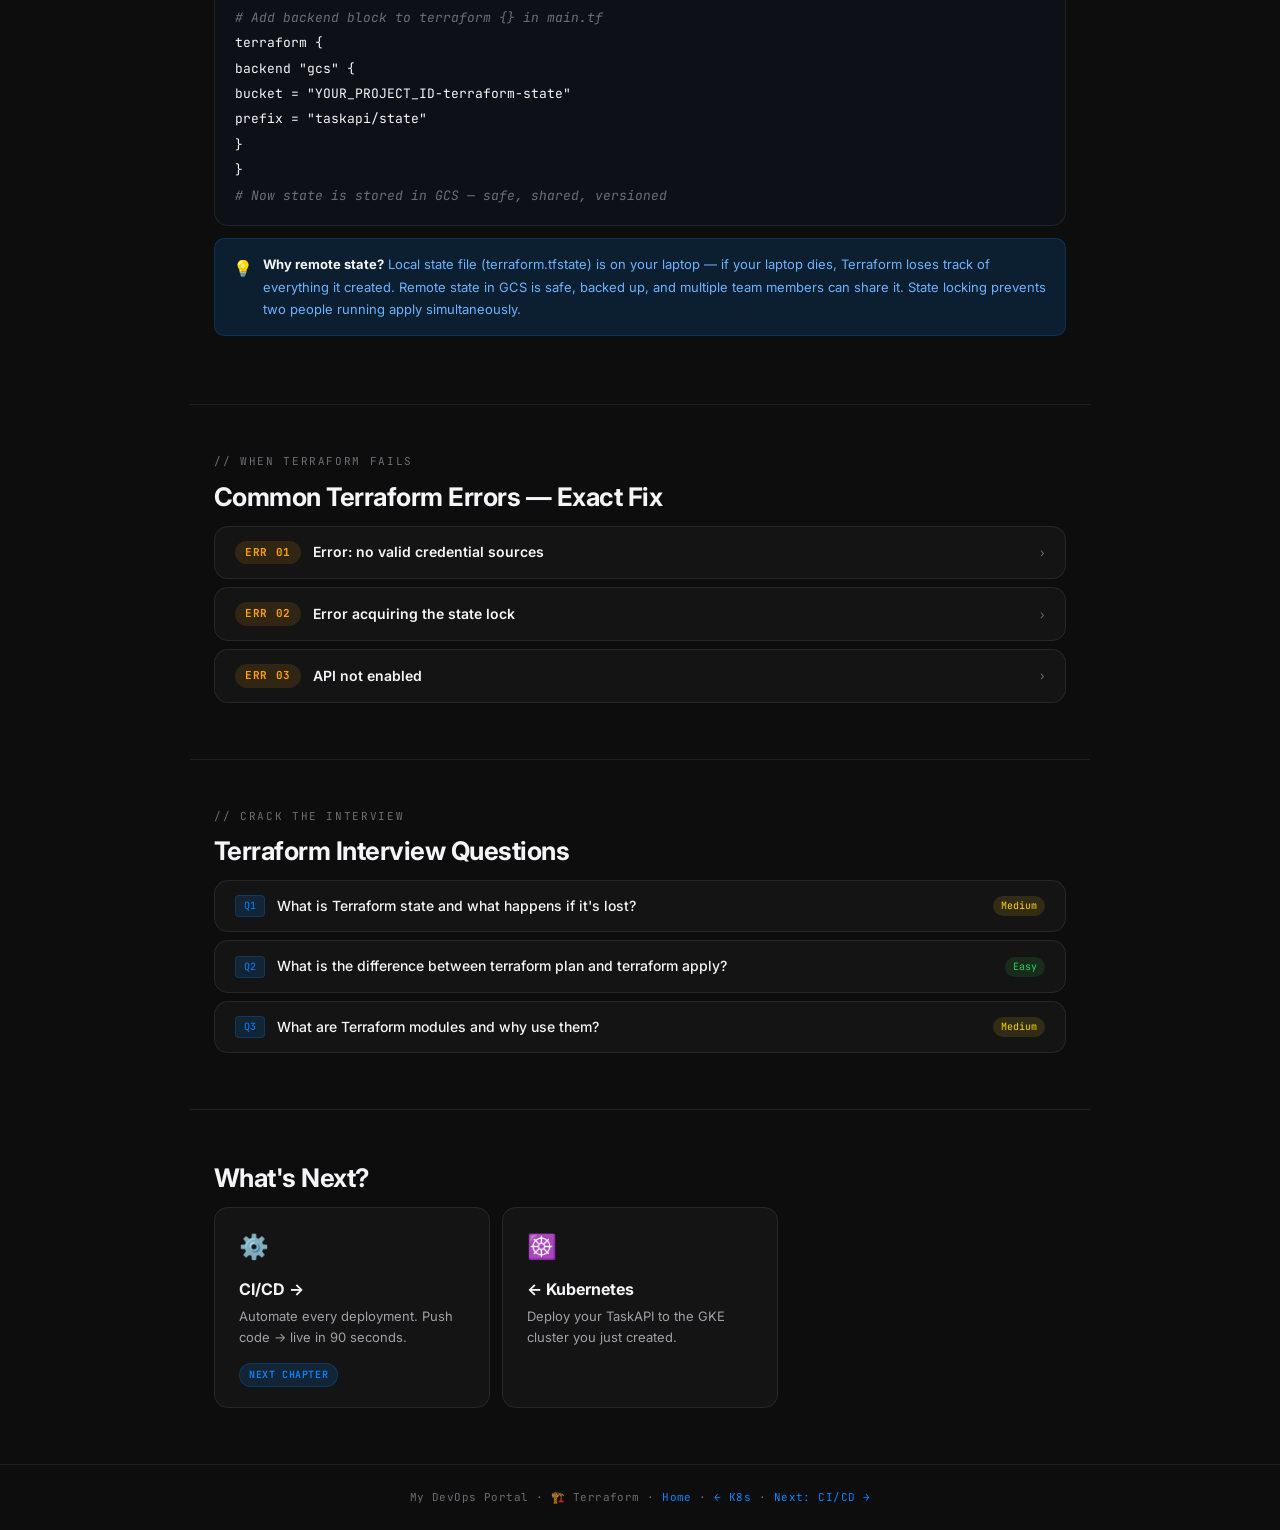
<file: pages/terraform.html>
<!DOCTYPE html>
<html lang="en">
<head>
<meta charset="UTF-8">
<meta name="viewport" content="width=device-width, initial-scale=1.0">
<title>Terraform — My DevOps Portal</title>
<link rel="stylesheet" href="../style.css">
<style>
.tf-workflow {
  display: grid;
  grid-template-columns: repeat(4, 1fr);
  gap: 1px;
  background: var(--border);
  border-radius: var(--radius-lg);
  overflow: hidden;
  margin: 16px 0;
}
.tf-step {
  background: var(--bg-surface);
  padding: 20px 16px;
  text-align: center;
  transition: background 0.2s;
}
.tf-step:hover { background: var(--bg-elevated); }
.tf-step .ts-cmd { font-family: var(--font-mono); font-size: 13px; font-weight: 700; margin-bottom: 8px; }
.tf-step .ts-desc { font-size: 12px; color: var(--text-tertiary); line-height: 1.5; }
.ts-1 .ts-cmd { color: var(--blue); }
.ts-2 .ts-cmd { color: var(--yellow); }
.ts-3 .ts-cmd { color: var(--green); }
.ts-4 .ts-cmd { color: var(--red); }

.state-visual {
  display: grid;
  grid-template-columns: 1fr 60px 1fr;
  align-items: center;
  gap: 0;
  margin: 16px 0;
}
.sv-box {
  background: var(--bg-elevated);
  border: 1px solid var(--border);
  border-radius: var(--radius-md);
  padding: 16px;
  text-align: center;
}
.sv-box .sv-title { font-weight: 700; font-size: 14px; margin-bottom: 6px; }
.sv-box .sv-items { font-family: var(--font-mono); font-size: 11px; color: var(--text-tertiary); line-height: 1.8; }
.sv-arrow { text-align: center; font-size: 1.5rem; color: var(--text-tertiary); }
</style>
</head>
<body>

<div class="site-banner">
  <div class="brand"><span class="dot"></span><span>My DevOps Portal</span></div>
  <nav class="banner-nav">
    <a href="../index.html">🏠 Home</a>
    <a href="kubernetes.html">☸️ K8s</a>
    <a href="terraform.html" class="active">🏗️ Terraform</a>
    <a href="cicd.html">⚙️ CI/CD</a>
    <a href="monitoring.html">📊 Monitor</a>
  </nav>
</div>

<div class="page-nav">
  <span class="page-nav-title">🏗️ Terraform — Complete Guide</span>
  <div class="page-nav-links">
    <a href="#story">Story</a>
    <a href="#concepts">Concepts</a>
    <a href="#install">Install</a>
    <a href="#hcl">HCL Syntax</a>
    <a href="#gcp">GCP Project</a>
    <a href="#state">State</a>
    <a href="#modules">Modules</a>
    <a href="#commands">Commands</a>
    <a href="#errors">Errors</a>
    <a href="#interview">Interview</a>
  </div>
</div>

<div class="page-hero">
  <div class="hero-eyebrow">Chapter 05 · Infrastructure as Code</div>
  <h1 class="hero-title">🏗️ Terraform<br><span class="accent">Write Code.</span><br><span class="accent-green">Build Infrastructure.</span></h1>
  <p class="hero-sub">Stop clicking in cloud consoles. Write code that creates servers, clusters, networks, databases — automatically, repeatably, reviewably. This is Infrastructure as Code.</p>
</div>

<section class="section" id="story">
  <div class="section-label">// the problem terraform solved</div>
  <div class="section-title">The Story — Clicking is Not Reproducible</div>

  <div class="story-box animate-fade-up">
    <span class="story-icon">🖱️</span>
    <strong>2012. A DevOps engineer named Alex spent 3 days clicking through AWS Console to set up an environment.</strong><br><br>
    VPC here. Subnets there. Security groups. EC2 instances. Load balancers. RDS database. IAM roles. 47 different screens. 200+ clicks. It worked.<br><br>
    Six months later, the production environment broke. Alex needed to rebuild staging to match. Could he reproduce those 200 clicks exactly? No. He forgot some settings. The environments drifted. Bugs appeared in production that didn't exist in staging.<br><br>
    <strong>HashiCorp launched Terraform in 2014</strong> with one idea: infrastructure should be code. Write a file describing what you want. Terraform creates it. Every time. Identically. Version-controlled. Reviewable. Destroyable with one command.
  </div>

  <div class="analogy-box animate-fade-up-1">
    <div class="analogy-label">🧒 Explain Like I'm 5</div>
    <p>Clicking in AWS Console is like ordering food by pointing at random items — nobody knows what you ordered, you can't repeat it, and tomorrow you'll forget. <b>Terraform is like writing a recipe</b> — exact ingredients, exact steps, anyone can follow it, and you can make the same dish 100 times perfectly. Your infrastructure becomes a recipe stored in Git.</p>
  </div>
</section>

<div class="divider"></div>

<section class="section" id="concepts">
  <div class="section-label">// understand before writing code</div>
  <div class="section-title">Core Concepts — 5 Things to Know</div>

  <div class="card-grid stagger-children" style="margin-bottom:24px;">
    <div class="card reveal">
      <span class="badge badge-blue" style="margin-bottom:10px;">Provider</span>
      <div style="font-size:13px;color:var(--text-secondary);line-height:1.7;">Tells Terraform which cloud to talk to. GCP, AWS, Azure, Cloudflare — each is a provider with its own plugin. You declare it at the top of your config.</div>
    </div>
    <div class="card reveal">
      <span class="badge badge-green" style="margin-bottom:10px;">Resource</span>
      <div style="font-size:13px;color:var(--text-secondary);line-height:1.7;">A piece of infrastructure you want to create. A VM, a database, a network, a Kubernetes cluster. Each resource has a type (google_compute_instance) and configuration.</div>
    </div>
    <div class="card reveal">
      <span class="badge badge-yellow" style="margin-bottom:10px;">State File</span>
      <div style="font-size:13px;color:var(--text-secondary);line-height:1.7;">Terraform's memory. Records every resource it created. Used to compare desired vs actual state. Without it, Terraform doesn't know what exists. Never delete it.</div>
    </div>
    <div class="card reveal">
      <span class="badge badge-purple" style="margin-bottom:10px;">Variables</span>
      <div style="font-size:13px;color:var(--text-secondary);line-height:1.7;">Make your config reusable. Instead of hardcoding "us-central1", use var.region. Change once in variables.tf, updates everywhere.</div>
    </div>
    <div class="card reveal">
      <span class="badge badge-orange" style="margin-bottom:10px;">Outputs</span>
      <div style="font-size:13px;color:var(--text-secondary);line-height:1.7;">Print values after apply — like the cluster IP, the database URL, the load balancer address. Reference outputs in other configs or just read them.</div>
    </div>
    <div class="card reveal">
      <span class="badge badge-blue" style="margin-bottom:10px;">Module</span>
      <div style="font-size:13px;color:var(--text-secondary);line-height:1.7;">Reusable Terraform code. Like a function — package a VPC + subnets + firewall rules into one module. Call it 3 times to create 3 environments identically.</div>
    </div>
  </div>

  <!-- THE 4 COMMANDS -->
  <div class="tf-workflow reveal">
    <div class="tf-step ts-1">
      <div class="ts-cmd">terraform init</div>
      <div class="ts-desc">Download providers + set up backend. Run once per project.</div>
    </div>
    <div class="tf-step ts-2">
      <div class="ts-cmd">terraform plan</div>
      <div class="ts-desc">Preview what WILL change. Always run before apply. No changes made yet.</div>
    </div>
    <div class="tf-step ts-3">
      <div class="ts-cmd">terraform apply</div>
      <div class="ts-desc">Create/update infrastructure. Asks for confirmation. Changes are made here.</div>
    </div>
    <div class="tf-step ts-4">
      <div class="ts-cmd">terraform destroy</div>
      <div class="ts-desc">Delete everything. Save money when done learning. Run this always.</div>
    </div>
  </div>

  <div class="warn-box reveal"><span class="box-icon">⚠️</span><div><b>Always run terraform plan before terraform apply.</b> Plan shows you exactly what will be created, changed, or destroyed. Surprises in infrastructure cost money and time. Plan is free. Apply is not.</div></div>
</section>

<div class="divider"></div>

<section class="section" id="install">
  <div class="section-label">// get terraform running</div>
  <div class="section-title">Install Terraform + Connect to GCP</div>

  <div class="steps stagger-children">
    <div class="step-card">
      <div class="step-head">
        <span class="step-num sn-blue">STEP 1</span>
        <span class="step-title">Install Terraform on Your GCP VM</span>
        <span class="step-chevron">›</span>
      </div>
      <div class="step-body">
        <div class="terminal">
          <div class="terminal-bar"><div class="t-btn t-red"></div><div class="t-btn t-yellow"></div><div class="t-btn t-green"></div><span class="terminal-title">install terraform — ubuntu</span><button class="terminal-copy">Copy</button></div>
          <div class="terminal-body">
            <div class="t-line"><span class="t-comment"># Add HashiCorp GPG key and repo</span></div>
            <div class="t-line"><span class="t-prompt">$ </span><span class="t-cmd">sudo apt update && sudo apt install -y gnupg software-properties-common</span></div>
            <div class="t-line"><span class="t-prompt">$ </span><span class="t-cmd">wget -O- https://apt.releases.hashicorp.com/gpg | sudo gpg --dearmor -o /usr/share/keyrings/hashicorp-archive-keyring.gpg</span></div>
            <div class="t-line"><span class="t-prompt">$ </span><span class="t-cmd">echo "deb [signed-by=/usr/share/keyrings/hashicorp-archive-keyring.gpg] https://apt.releases.hashicorp.com $(lsb_release -cs) main" | sudo tee /etc/apt/sources.list.d/hashicorp.list</span></div>
            <div class="t-line"><span class="t-prompt">$ </span><span class="t-cmd">sudo apt update && sudo apt install terraform -y</span></div>
            <div class="t-line"><span class="t-prompt">$ </span><span class="t-cmd">terraform --version</span></div>
            <div class="t-line"><span class="t-ok">Terraform v1.7.5</span></div>
          </div>
        </div>
      </div>
    </div>

    <div class="step-card">
      <div class="step-head">
        <span class="step-num sn-blue">STEP 2</span>
        <span class="step-title">Authenticate Terraform to GCP</span>
        <span class="step-chevron">›</span>
      </div>
      <div class="step-body">
        <p>Terraform needs permission to create resources in your GCP project.</p>
        <div class="terminal">
          <div class="terminal-bar"><div class="t-btn t-red"></div><div class="t-btn t-yellow"></div><div class="t-btn t-green"></div><span class="terminal-title">gcp authentication</span><button class="terminal-copy">Copy</button></div>
          <div class="terminal-body">
            <div class="t-line"><span class="t-comment"># Install Google Cloud CLI (if not already installed)</span></div>
            <div class="t-line"><span class="t-prompt">$ </span><span class="t-cmd">sudo snap install google-cloud-cli --classic</span></div>
            <div class="t-line"> </div>
            <div class="t-line"><span class="t-comment"># Login and set up Application Default Credentials</span></div>
            <div class="t-line"><span class="t-comment"># This is what Terraform uses to authenticate</span></div>
            <div class="t-line"><span class="t-prompt">$ </span><span class="t-cmd">gcloud auth application-default login</span></div>
            <div class="t-line"><span class="t-out">Go to this URL: https://accounts.google.com/o/oauth2/...</span></div>
            <div class="t-line"><span class="t-out">Enter code: ...</span></div>
            <div class="t-line"><span class="t-ok">Credentials saved to ~/.config/gcloud/application_default_credentials.json</span></div>
            <div class="t-line"> </div>
            <div class="t-line"><span class="t-comment"># Set your project ID</span></div>
            <div class="t-line"><span class="t-prompt">$ </span><span class="t-cmd">gcloud config set project YOUR_PROJECT_ID</span></div>
            <div class="t-line"><span class="t-comment"># Find project ID: GCP Console → top bar dropdown</span></div>
          </div>
        </div>
      </div>
    </div>
  </div>
</section>

<div class="divider"></div>

<section class="section" id="hcl">
  <div class="section-label">// terraform's language</div>
  <div class="section-title">HCL Syntax — HashiCorp Configuration Language</div>
  <div class="section-sub">Terraform uses HCL — easy to read, easy to write. Learn these patterns and you can write any Terraform config.</div>

  <div class="terminal reveal">
    <div class="terminal-bar"><div class="t-btn t-red"></div><div class="t-btn t-yellow"></div><div class="t-btn t-green"></div><span class="terminal-title">hcl syntax — all the patterns you need</span><button class="terminal-copy">Copy</button></div>
    <div class="terminal-body">
      <div class="t-line"><span class="t-comment"># ── PROVIDER — tell Terraform which cloud ──────────────</span></div>
      <div class="t-line"><span class="t-cmd">terraform {</span></div>
      <div class="t-line"><span class="t-cmd">  required_providers {</span></div>
      <div class="t-line"><span class="t-cmd">    google = {</span></div>
      <div class="t-line"><span class="t-cmd">      source  = "hashicorp/google"</span></div>
      <div class="t-line"><span class="t-cmd">      version = "~> 5.0"</span>          <span class="t-comment">  # ~> means "5.x but not 6.0"</span></div>
      <div class="t-line"><span class="t-cmd">    }</span></div>
      <div class="t-line"><span class="t-cmd">  }</span></div>
      <div class="t-line"><span class="t-cmd">}</span></div>
      <div class="t-line"> </div>
      <div class="t-line"><span class="t-cmd">provider "google" {</span></div>
      <div class="t-line"><span class="t-cmd">  project = var.project_id</span>      <span class="t-comment">  # uses a variable</span></div>
      <div class="t-line"><span class="t-cmd">  region  = var.region</span></div>
      <div class="t-line"><span class="t-cmd">}</span></div>
      <div class="t-line"> </div>
      <div class="t-line"><span class="t-comment"># ── VARIABLES ──────────────────────────────────────────</span></div>
      <div class="t-line"><span class="t-cmd">variable "project_id" {</span></div>
      <div class="t-line"><span class="t-cmd">  description = "GCP project ID"</span></div>
      <div class="t-line"><span class="t-cmd">  type        = string</span></div>
      <div class="t-line"><span class="t-cmd">}</span></div>
      <div class="t-line"><span class="t-cmd">variable "region" {</span></div>
      <div class="t-line"><span class="t-cmd">  default = "us-central1"</span>       <span class="t-comment">  # default = optional</span></div>
      <div class="t-line"><span class="t-cmd">}</span></div>
      <div class="t-line"> </div>
      <div class="t-line"><span class="t-comment"># ── RESOURCE — a thing to create ───────────────────────</span></div>
      <div class="t-line"><span class="t-cmd">resource "google_compute_instance" "vm" {</span></div>
      <div class="t-line"><span class="t-comment">  # type ↑                       ↑ local name (used to reference this)</span></div>
      <div class="t-line"><span class="t-cmd">  name         = "devops-vm"</span></div>
      <div class="t-line"><span class="t-cmd">  machine_type = "e2-standard-2"</span></div>
      <div class="t-line"><span class="t-cmd">  zone         = "${var.region}-a"</span>  <span class="t-comment">  # string interpolation</span></div>
      <div class="t-line"><span class="t-cmd">  boot_disk {</span></div>
      <div class="t-line"><span class="t-cmd">    initialize_params { image = "ubuntu-os-cloud/ubuntu-2204-lts" }</span></div>
      <div class="t-line"><span class="t-cmd">  }</span></div>
      <div class="t-line"><span class="t-cmd">  network_interface { network = "default" }</span></div>
      <div class="t-line"><span class="t-cmd">}</span></div>
      <div class="t-line"> </div>
      <div class="t-line"><span class="t-comment"># ── OUTPUT — print values after apply ──────────────────</span></div>
      <div class="t-line"><span class="t-cmd">output "vm_ip" {</span></div>
      <div class="t-line"><span class="t-cmd">  value = google_compute_instance.vm.network_interface[0].access_config[0].nat_ip</span></div>
      <div class="t-line"><span class="t-comment">  # resource_type.local_name.attribute</span></div>
      <div class="t-line"><span class="t-cmd">}</span></div>
    </div>
  </div>
</section>

<div class="divider"></div>

<section class="section" id="gcp">
  <div class="section-label">// real project — create gke cluster</div>
  <div class="section-title">Create a Real GKE Cluster with Terraform</div>
  <div class="section-sub">This creates a production-grade Kubernetes cluster on GCP using your $300 free credit. Takes ~5 minutes.</div>

  <div class="steps stagger-children">
    <div class="step-card">
      <div class="step-head">
        <span class="step-num sn-blue">MAIN.TF</span>
        <span class="step-title">The Complete Terraform Project — Every File</span>
        <span class="step-chevron">›</span>
      </div>
      <div class="step-body">
        <div class="terminal">
          <div class="terminal-bar"><div class="t-btn t-red"></div><div class="t-btn t-yellow"></div><div class="t-btn t-green"></div><span class="terminal-title">project structure</span><button class="terminal-copy">Copy</button></div>
          <div class="terminal-body">
            <div class="t-line"><span class="t-prompt">$ </span><span class="t-cmd">mkdir terraform-gke && cd terraform-gke</span></div>
            <div class="t-line"><span class="t-prompt">$ </span><span class="t-cmd">touch main.tf variables.tf outputs.tf terraform.tfvars</span></div>
          </div>
        </div>
        <div class="terminal" style="margin-top:8px;">
          <div class="terminal-bar"><div class="t-btn t-red"></div><div class="t-btn t-yellow"></div><div class="t-btn t-green"></div><span class="terminal-title">main.tf — the GKE cluster</span><button class="terminal-copy">Copy</button></div>
          <div class="terminal-body">
            <div class="t-line"><span class="t-cmd">terraform {</span></div>
            <div class="t-line"><span class="t-cmd">  required_providers {</span></div>
            <div class="t-line"><span class="t-cmd">    google = { source = "hashicorp/google", version = "~> 5.0" }</span></div>
            <div class="t-line"><span class="t-cmd">  }</span></div>
            <div class="t-line"><span class="t-cmd">}</span></div>
            <div class="t-line"> </div>
            <div class="t-line"><span class="t-cmd">provider "google" {</span></div>
            <div class="t-line"><span class="t-cmd">  project = var.project_id</span></div>
            <div class="t-line"><span class="t-cmd">  region  = var.region</span></div>
            <div class="t-line"><span class="t-cmd">}</span></div>
            <div class="t-line"> </div>
            <div class="t-line"><span class="t-comment"># Enable required GCP APIs</span></div>
            <div class="t-line"><span class="t-cmd">resource "google_project_service" "container" {</span></div>
            <div class="t-line"><span class="t-cmd">  service = "container.googleapis.com"</span></div>
            <div class="t-line"><span class="t-cmd">  disable_on_destroy = false</span></div>
            <div class="t-line"><span class="t-cmd">}</span></div>
            <div class="t-line"> </div>
            <div class="t-line"><span class="t-comment"># The GKE cluster (control plane)</span></div>
            <div class="t-line"><span class="t-cmd">resource "google_container_cluster" "taskapi" {</span></div>
            <div class="t-line"><span class="t-cmd">  name                     = "taskapi-cluster"</span></div>
            <div class="t-line"><span class="t-cmd">  location                 = var.region</span></div>
            <div class="t-line"><span class="t-cmd">  remove_default_node_pool = true</span>  <span class="t-comment">  # we add our own below</span></div>
            <div class="t-line"><span class="t-cmd">  initial_node_count       = 1</span></div>
            <div class="t-line"><span class="t-cmd">  networking_mode          = "VPC_NATIVE"</span></div>
            <div class="t-line"><span class="t-cmd">  ip_allocation_policy {}</span></div>
            <div class="t-line"><span class="t-cmd">  depends_on = [google_project_service.container]</span></div>
            <div class="t-line"><span class="t-cmd">}</span></div>
            <div class="t-line"> </div>
            <div class="t-line"><span class="t-comment"># Node pool — actual VMs that run your pods</span></div>
            <div class="t-line"><span class="t-cmd">resource "google_container_node_pool" "nodes" {</span></div>
            <div class="t-line"><span class="t-cmd">  name       = "taskapi-nodes"</span></div>
            <div class="t-line"><span class="t-cmd">  cluster    = google_container_cluster.taskapi.name</span></div>
            <div class="t-line"><span class="t-cmd">  location   = var.region</span></div>
            <div class="t-line"><span class="t-cmd">  node_count = var.node_count</span></div>
            <div class="t-line"><span class="t-cmd">  node_config {</span></div>
            <div class="t-line"><span class="t-cmd">    machine_type = var.machine_type</span></div>
            <div class="t-line"><span class="t-cmd">    disk_size_gb = 50</span></div>
            <div class="t-line"><span class="t-cmd">    oauth_scopes = ["https://www.googleapis.com/auth/cloud-platform"]</span></div>
            <div class="t-line"><span class="t-cmd">  }</span></div>
            <div class="t-line"><span class="t-cmd">  management { auto_repair = true; auto_upgrade = true }</span></div>
            <div class="t-line"><span class="t-cmd">}</span></div>
          </div>
        </div>
        <div class="terminal" style="margin-top:8px;">
          <div class="terminal-bar"><div class="t-btn t-red"></div><div class="t-btn t-yellow"></div><div class="t-btn t-green"></div><span class="terminal-title">variables.tf</span><button class="terminal-copy">Copy</button></div>
          <div class="terminal-body">
            <div class="t-line"><span class="t-cmd">variable "project_id" { type = string }</span></div>
            <div class="t-line"><span class="t-cmd">variable "region" { default = "us-central1" }</span></div>
            <div class="t-line"><span class="t-cmd">variable "node_count" { default = 2 }</span></div>
            <div class="t-line"><span class="t-cmd">variable "machine_type" { default = "e2-standard-2" }</span></div>
          </div>
        </div>
        <div class="terminal" style="margin-top:8px;">
          <div class="terminal-bar"><div class="t-btn t-red"></div><div class="t-btn t-yellow"></div><div class="t-btn t-green"></div><span class="terminal-title">terraform.tfvars — your values (gitignored if sensitive)</span><button class="terminal-copy">Copy</button></div>
          <div class="terminal-body">
            <div class="t-line"><span class="t-cmd">project_id   = "your-gcp-project-id"</span>  <span class="t-comment">  # find in GCP console top bar</span></div>
            <div class="t-line"><span class="t-cmd">region       = "us-central1"</span></div>
            <div class="t-line"><span class="t-cmd">node_count   = 2</span></div>
            <div class="t-line"><span class="t-cmd">machine_type = "e2-standard-2"</span></div>
          </div>
        </div>
        <div class="terminal" style="margin-top:8px;">
          <div class="terminal-bar"><div class="t-btn t-red"></div><div class="t-btn t-yellow"></div><div class="t-btn t-green"></div><span class="terminal-title">outputs.tf</span><button class="terminal-copy">Copy</button></div>
          <div class="terminal-body">
            <div class="t-line"><span class="t-cmd">output "cluster_name" {</span></div>
            <div class="t-line"><span class="t-cmd">  value = google_container_cluster.taskapi.name</span></div>
            <div class="t-line"><span class="t-cmd">}</span></div>
            <div class="t-line"><span class="t-cmd">output "connect_command" {</span></div>
            <div class="t-line"><span class="t-cmd">  value = "gcloud container clusters get-credentials ${google_container_cluster.taskapi.name} --region ${var.region} --project ${var.project_id}"</span></div>
            <div class="t-line"><span class="t-cmd">}</span></div>
          </div>
        </div>
      </div>
    </div>

    <div class="step-card">
      <div class="step-head">
        <span class="step-num sn-green">RUN IT</span>
        <span class="step-title">Deploy the Cluster — 3 Commands</span>
        <span class="step-chevron">›</span>
      </div>
      <div class="step-body">
        <div class="terminal">
          <div class="terminal-bar"><div class="t-btn t-red"></div><div class="t-btn t-yellow"></div><div class="t-btn t-green"></div><span class="terminal-title">terraform init → plan → apply</span><button class="terminal-copy">Copy</button></div>
          <div class="terminal-body">
            <div class="t-line"><span class="t-comment"># Step 1: Initialize — download providers</span></div>
            <div class="t-line"><span class="t-prompt">$ </span><span class="t-cmd">terraform init</span></div>
            <div class="t-line"><span class="t-ok">Initializing provider plugins...</span></div>
            <div class="t-line"><span class="t-ok">Terraform has been successfully initialized!</span></div>
            <div class="t-line"> </div>
            <div class="t-line"><span class="t-comment"># Step 2: Plan — preview what will be created</span></div>
            <div class="t-line"><span class="t-prompt">$ </span><span class="t-cmd">terraform plan</span></div>
            <div class="t-line"><span class="t-ok">  + google_container_cluster.taskapi will be created</span></div>
            <div class="t-line"><span class="t-ok">  + google_container_node_pool.nodes will be created</span></div>
            <div class="t-line"><span class="t-ok">  + google_project_service.container will be created</span></div>
            <div class="t-line"><span class="t-info">Plan: 3 to add, 0 to change, 0 to destroy.</span></div>
            <div class="t-line"> </div>
            <div class="t-line"><span class="t-comment"># Step 3: Apply — create the infrastructure (~5 minutes)</span></div>
            <div class="t-line"><span class="t-prompt">$ </span><span class="t-cmd">terraform apply -auto-approve</span></div>
            <div class="t-line"><span class="t-out">google_project_service.container: Creating...</span></div>
            <div class="t-line"><span class="t-out">google_container_cluster.taskapi: Creating... [5m elapsed]</span></div>
            <div class="t-line"><span class="t-ok">Apply complete! Resources: 3 added.</span></div>
            <div class="t-line"><span class="t-ok">connect_command = "gcloud container clusters get-credentials..."</span></div>
            <div class="t-line"> </div>
            <div class="t-line"><span class="t-comment"># Connect kubectl to the new cluster</span></div>
            <div class="t-line"><span class="t-prompt">$ </span><span class="t-cmd">gcloud container clusters get-credentials taskapi-cluster --region us-central1 --project YOUR_PROJECT_ID</span></div>
            <div class="t-line"><span class="t-ok">Fetching cluster endpoint and auth data.</span></div>
            <div class="t-line"><span class="t-ok">kubeconfig entry generated for taskapi-cluster.</span></div>
            <div class="t-line"><span class="t-prompt">$ </span><span class="t-cmd">kubectl get nodes</span></div>
            <div class="t-line"><span class="t-ok">NAME                    STATUS   ROLES   AGE   VERSION</span></div>
            <div class="t-line"><span class="t-ok">gke-taskapi-default-0   Ready    none    2m    v1.29.3-gke</span></div>
            <div class="t-line"><span class="t-ok">gke-taskapi-default-1   Ready    none    2m    v1.29.3-gke</span></div>
          </div>
        </div>
        <div class="warn-box"><span class="box-icon">⚠️</span><div><b>Always destroy when done!</b> GKE nodes cost ~₹10/hour. Run <code>terraform destroy</code> when you finish practising. Your Terraform code is saved in git — rebuild in 5 minutes any time.</div></div>
      </div>
    </div>
  </div>
</section>

<div class="divider"></div>

<section class="section" id="state">
  <div class="section-label">// terraform's memory</div>
  <div class="section-title">State File — The Most Important File</div>

  <div class="state-visual reveal">
    <div class="sv-box">
      <div class="sv-title" style="color:var(--blue);">Your Code (main.tf)</div>
      <div class="sv-items">resource "gke_cluster" "x"<br>node_count = 2<br>machine = e2-standard-2</div>
    </div>
    <div class="sv-arrow">→ compare →</div>
    <div class="sv-box">
      <div class="sv-title" style="color:var(--green);">State File (terraform.tfstate)</div>
      <div class="sv-items">gke_cluster: EXISTS<br>id: projects/x/clusters/y<br>node_count: 2</div>
    </div>
  </div>

  <div class="terminal reveal">
    <div class="terminal-bar"><div class="t-btn t-red"></div><div class="t-btn t-yellow"></div><div class="t-btn t-green"></div><span class="terminal-title">remote state — store in GCS (best practice)</span><button class="terminal-copy">Copy</button></div>
    <div class="terminal-body">
      <div class="t-line"><span class="t-comment"># Create GCS bucket for state (do once)</span></div>
      <div class="t-line"><span class="t-prompt">$ </span><span class="t-cmd">gsutil mb gs://YOUR_PROJECT_ID-terraform-state</span></div>
      <div class="t-line"><span class="t-prompt">$ </span><span class="t-cmd">gsutil versioning set on gs://YOUR_PROJECT_ID-terraform-state</span></div>
      <div class="t-line"> </div>
      <div class="t-line"><span class="t-comment"># Add backend block to terraform {} in main.tf</span></div>
      <div class="t-line"><span class="t-cmd">terraform {</span></div>
      <div class="t-line"><span class="t-cmd">  backend "gcs" {</span></div>
      <div class="t-line"><span class="t-cmd">    bucket = "YOUR_PROJECT_ID-terraform-state"</span></div>
      <div class="t-line"><span class="t-cmd">    prefix = "taskapi/state"</span></div>
      <div class="t-line"><span class="t-cmd">  }</span></div>
      <div class="t-line"><span class="t-cmd">}</span></div>
      <div class="t-line"><span class="t-comment"># Now state is stored in GCS — safe, shared, versioned</span></div>
    </div>
  </div>

  <div class="info-box reveal"><span class="box-icon">💡</span><div><b>Why remote state?</b> Local state file (terraform.tfstate) is on your laptop — if your laptop dies, Terraform loses track of everything it created. Remote state in GCS is safe, backed up, and multiple team members can share it. State locking prevents two people running apply simultaneously.</div></div>
</section>

<div class="divider"></div>

<section class="section" id="errors">
  <div class="section-label">// when terraform fails</div>
  <div class="section-title">Common Terraform Errors — Exact Fix</div>

  <div class="steps stagger-children">
    <div class="step-card">
      <div class="step-head"><span class="step-num sn-orange">ERR 01</span><span class="step-title">Error: no valid credential sources</span><span class="step-chevron">›</span></div>
      <div class="step-body">
        <div class="terminal"><div class="terminal-bar"><div class="t-btn t-red"></div><div class="t-btn t-yellow"></div><div class="t-btn t-green"></div></div>
          <div class="terminal-body">
            <div class="t-line"><span class="t-err">Error: no valid credential sources for Google Cloud Provider</span></div>
            <div class="t-line"><span class="t-comment"># FIX: authenticate gcloud first</span></div>
            <div class="t-line"><span class="t-prompt">$ </span><span class="t-cmd">gcloud auth application-default login</span></div>
          </div>
        </div>
      </div>
    </div>
    <div class="step-card">
      <div class="step-head"><span class="step-num sn-orange">ERR 02</span><span class="step-title">Error acquiring the state lock</span><span class="step-chevron">›</span></div>
      <div class="step-body">
        <div class="terminal"><div class="terminal-bar"><div class="t-btn t-red"></div><div class="t-btn t-yellow"></div><div class="t-btn t-green"></div></div>
          <div class="terminal-body">
            <div class="t-line"><span class="t-err">Error acquiring the state lock: ID: abc-123-def</span></div>
            <div class="t-line"><span class="t-comment"># Previous run crashed and left a lock</span></div>
            <div class="t-line"><span class="t-prompt">$ </span><span class="t-cmd">terraform force-unlock abc-123-def</span></div>
            <div class="t-line"><span class="t-comment"># Only if you're certain no other process is running</span></div>
          </div>
        </div>
      </div>
    </div>
    <div class="step-card">
      <div class="step-head"><span class="step-num sn-orange">ERR 03</span><span class="step-title">API not enabled</span><span class="step-chevron">›</span></div>
      <div class="step-body">
        <div class="terminal"><div class="terminal-bar"><div class="t-btn t-red"></div><div class="t-btn t-yellow"></div><div class="t-btn t-green"></div></div>
          <div class="terminal-body">
            <div class="t-line"><span class="t-err">Error: googleapi: Error 403: Kubernetes Engine API has not been enabled</span></div>
            <div class="t-line"><span class="t-comment"># FIX: enable the API (or add google_project_service resource)</span></div>
            <div class="t-line"><span class="t-prompt">$ </span><span class="t-cmd">gcloud services enable container.googleapis.com</span></div>
          </div>
        </div>
      </div>
    </div>
  </div>
</section>

<div class="divider"></div>

<section class="section" id="interview">
  <div class="section-label">// crack the interview</div>
  <div class="section-title">Terraform Interview Questions</div>

  <div class="qa-list stagger-children">
    <div class="qa-card">
      <div class="qa-q"><span class="qa-q-num">Q1</span><span class="qa-q-text">What is Terraform state and what happens if it's lost?</span><span class="qa-diff diff-m">Medium</span></div>
      <div class="qa-a"><b>State</b> is Terraform's record of what infrastructure it created. It maps your code resources to real cloud resources (VM ID, IP, etc). Terraform uses state to determine what to change on next apply — if state says a VM exists but your code removes it, Terraform destroys the VM.<br><br><b>If state is lost:</b> Terraform thinks nothing exists. Running apply creates everything again — duplicate resources. Fix: use <code>terraform import</code> to re-associate existing resources with your code, or restore from backup.<br><br>Prevention: always use remote state (GCS/S3) with versioning enabled.
        <div class="qa-tip">🎯 Say: "I always use remote state with GCS backend and versioning. I never commit tfstate to git — it may contain sensitive values. I treat state as the source of truth for what's deployed."</div>
      </div>
    </div>
    <div class="qa-card">
      <div class="qa-q"><span class="qa-q-num">Q2</span><span class="qa-q-text">What is the difference between terraform plan and terraform apply?</span><span class="qa-diff diff-e">Easy</span></div>
      <div class="qa-a"><b>terraform plan</b> is a dry run — it shows you what WOULD happen (create, update, destroy) without making any changes. Safe to run anytime. Output shows green + (create), yellow ~ (update), red - (destroy).<br><br><b>terraform apply</b> executes the plan — makes actual API calls to create/change/destroy resources. Asks for confirmation unless you use -auto-approve.<br><br>Best practice: always run plan first, review output carefully (especially red - lines), then apply. In CI/CD pipelines: plan on PR, apply on merge to main.
        <div class="qa-tip">🎯 Say: "I run plan on every PR as part of CI — reviewers see exactly what infrastructure will change before it's approved. Apply only runs automatically after merge to main."</div>
      </div>
    </div>
    <div class="qa-card">
      <div class="qa-q"><span class="qa-q-num">Q3</span><span class="qa-q-text">What are Terraform modules and why use them?</span><span class="qa-diff diff-m">Medium</span></div>
      <div class="qa-a">A module is a reusable package of Terraform code. Like a function — takes inputs (variables), creates resources, returns outputs. Benefits: DRY (don't repeat yourself) — write VPC config once, reuse for dev/staging/prod by passing different variables. Tested, versioned, shareable.<br><br>Two types: <b>local modules</b> (in your repo: ./modules/gke-cluster), <b>public modules</b> from Terraform Registry (registry.terraform.io) — e.g., terraform-google-modules/kubernetes-engine/google.<br><br>Using a module: <code>module "gke" { source = "./modules/gke-cluster"; project_id = var.project_id }</code>
        <div class="qa-tip">🎯 Say: "I structure large Terraform projects with modules — one module per service or environment component. It makes adding a new environment a 10-line change instead of 200 lines of copy-paste."</div>
      </div>
    </div>
  </div>
</section>

<div class="divider"></div>

<section class="section">
  <div class="section-title">What's Next?</div>
  <div class="card-grid stagger-children">
    <a href="cicd.html" class="card" style="text-decoration:none;">
      <div style="font-size:1.5rem;margin-bottom:10px;">⚙️</div>
      <div style="font-weight:700;margin-bottom:4px;">CI/CD →</div>
      <div style="font-size:13px;color:var(--text-secondary);">Automate every deployment. Push code → live in 90 seconds.</div>
      <div style="margin-top:12px;"><span class="badge badge-blue">Next Chapter</span></div>
    </a>
    <a href="kubernetes.html" class="card" style="text-decoration:none;">
      <div style="font-size:1.5rem;margin-bottom:10px;">☸️</div>
      <div style="font-weight:700;margin-bottom:4px;">← Kubernetes</div>
      <div style="font-size:13px;color:var(--text-secondary);">Deploy your TaskAPI to the GKE cluster you just created.</div>
    </a>
  </div>
</section>

<footer>My DevOps Portal · 🏗️ Terraform · <a href="../index.html">Home</a> · <a href="kubernetes.html">← K8s</a> · <a href="cicd.html">Next: CI/CD →</a></footer>
<script src="../script.js"></script>
</body>
</html>
</file>
<file: style.css>
/* ============================================
   MY DEVOPS PORTAL — Shared Design System
   Apple × VS Code aesthetic
   ============================================ */

@import url('https://fonts.googleapis.com/css2?family=SF+Pro+Display:wght@300;400;500;600;700&family=JetBrains+Mono:wght@300;400;500;700&family=Inter:wght@300;400;500;600;700&display=swap');

/* ── TOKENS ──────────────────────────────── */
:root {
  /* Backgrounds — VS Code dark */
  --bg-base:      #0d0d0d;
  --bg-surface:   #141414;
  --bg-elevated:  #1c1c1e;
  --bg-overlay:   #242426;
  --bg-hover:     #2a2a2e;

  /* Apple accent palette */
  --blue:         #0a84ff;
  --blue-dim:     rgba(10,132,255,0.15);
  --green:        #30d158;
  --green-dim:    rgba(48,209,88,0.12);
  --yellow:       #ffd60a;
  --yellow-dim:   rgba(255,214,10,0.12);
  --orange:       #ff9f0a;
  --orange-dim:   rgba(255,159,10,0.12);
  --red:          #ff453a;
  --red-dim:      rgba(255,69,58,0.1);
  --purple:       #bf5af2;
  --purple-dim:   rgba(191,90,242,0.12);
  --cyan:         #5ac8fa;
  --cyan-dim:     rgba(90,200,250,0.1);
  --pink:         #ff375f;

  /* Text */
  --text-primary:   #f5f5f7;
  --text-secondary: #a1a1a6;
  --text-tertiary:  #6e6e73;
  --text-code:      #30d158;

  /* Borders */
  --border:       rgba(255,255,255,0.08);
  --border-hover: rgba(255,255,255,0.15);
  --border-focus: rgba(10,132,255,0.6);

  /* Typography */
  --font-sans:  'Inter', -apple-system, BlinkMacSystemFont, sans-serif;
  --font-display: 'Inter', -apple-system, sans-serif;
  --font-mono:  'JetBrains Mono', 'SF Mono', 'Fira Code', monospace;

  /* Radius */
  --radius-sm:  6px;
  --radius-md:  10px;
  --radius-lg:  14px;
  --radius-xl:  20px;
  --radius-full: 9999px;

  /* Shadows */
  --shadow-sm:  0 1px 3px rgba(0,0,0,0.4);
  --shadow-md:  0 4px 16px rgba(0,0,0,0.5);
  --shadow-lg:  0 8px 32px rgba(0,0,0,0.6);
  --shadow-glow-blue:   0 0 20px rgba(10,132,255,0.25);
  --shadow-glow-green:  0 0 20px rgba(48,209,88,0.2);

  /* Transitions — Apple-smooth */
  --ease:       cubic-bezier(0.4, 0, 0.2, 1);
  --ease-spring: cubic-bezier(0.34, 1.56, 0.64, 1);
  --duration-fast:   150ms;
  --duration-normal: 250ms;
  --duration-slow:   400ms;
}

/* ── RESET ───────────────────────────────── */
*, *::before, *::after { margin:0; padding:0; box-sizing:border-box; }
html { scroll-behavior: smooth; font-size: 16px; -webkit-font-smoothing: antialiased; }
body {
  background: var(--bg-base);
  color: var(--text-primary);
  font-family: var(--font-sans);
  line-height: 1.6;
  overflow-x: hidden;
  min-height: 100vh;
}
a { color: inherit; text-decoration: none; }
button { font-family: inherit; cursor: pointer; border: none; background: none; }
img { max-width: 100%; display: block; }
ul, ol { list-style: none; }

/* ── SCROLLBAR ───────────────────────────── */
::-webkit-scrollbar { width: 6px; height: 6px; }
::-webkit-scrollbar-track { background: var(--bg-base); }
::-webkit-scrollbar-thumb { background: var(--bg-hover); border-radius: 3px; }
::-webkit-scrollbar-thumb:hover { background: var(--text-tertiary); }

/* ── SELECTION ───────────────────────────── */
::selection { background: rgba(10,132,255,0.3); color: var(--text-primary); }

/* ── TOP SITE BANNER ─────────────────────── */
.site-banner {
  position: sticky;
  top: 0;
  z-index: 500;
  background: rgba(13,13,13,0.85);
  backdrop-filter: blur(20px) saturate(1.8);
  -webkit-backdrop-filter: blur(20px) saturate(1.8);
  border-bottom: 1px solid var(--border);
  height: 44px;
  display: flex;
  align-items: center;
  justify-content: space-between;
  padding: 0 24px;
  transition: background var(--duration-normal) var(--ease);
}
.site-banner .brand {
  font-family: var(--font-mono);
  font-size: 12px;
  font-weight: 500;
  color: var(--text-primary);
  letter-spacing: 0.04em;
  display: flex;
  align-items: center;
  gap: 8px;
}
.site-banner .brand .dot {
  width: 7px; height: 7px;
  border-radius: 50%;
  background: var(--green);
  animation: pulse-dot 2s ease-in-out infinite;
}
@keyframes pulse-dot {
  0%,100% { opacity:1; transform: scale(1); }
  50% { opacity:0.5; transform: scale(0.8); }
}
.banner-nav {
  display: flex;
  align-items: center;
  gap: 6px;
}
.banner-nav a {
  font-family: var(--font-mono);
  font-size: 11px;
  color: var(--text-tertiary);
  padding: 4px 10px;
  border-radius: var(--radius-sm);
  letter-spacing: 0.05em;
  transition: all var(--duration-fast) var(--ease);
}
.banner-nav a:hover {
  color: var(--text-primary);
  background: var(--bg-hover);
}
.banner-nav a.active {
  color: var(--blue);
  background: var(--blue-dim);
}

/* ── PAGE NAV ────────────────────────────── */
.page-nav {
  position: sticky;
  top: 44px;
  z-index: 400;
  background: rgba(20,20,20,0.9);
  backdrop-filter: blur(20px);
  -webkit-backdrop-filter: blur(20px);
  border-bottom: 1px solid var(--border);
  padding: 0 24px;
  height: 48px;
  display: flex;
  align-items: center;
  justify-content: space-between;
  gap: 1rem;
}
.page-nav-title {
  font-size: 13px;
  font-weight: 600;
  color: var(--text-primary);
  white-space: nowrap;
}
.page-nav-links {
  display: flex;
  align-items: center;
  gap: 2px;
  overflow-x: auto;
  scrollbar-width: none;
}
.page-nav-links::-webkit-scrollbar { display: none; }
.page-nav-links a {
  font-size: 12px;
  color: var(--text-tertiary);
  padding: 5px 12px;
  border-radius: var(--radius-sm);
  white-space: nowrap;
  transition: all var(--duration-fast) var(--ease);
}
.page-nav-links a:hover {
  color: var(--text-primary);
  background: var(--bg-hover);
}
.page-nav-links a.active {
  color: var(--blue);
  background: var(--blue-dim);
}

/* ── LAYOUT ──────────────────────────────── */
.container {
  max-width: 900px;
  margin: 0 auto;
  padding: 0 24px;
}
.container-wide {
  max-width: 1100px;
  margin: 0 auto;
  padding: 0 24px;
}

/* ── HERO SECTION ────────────────────────── */
.page-hero {
  padding: 64px 24px 48px;
  max-width: 900px;
  margin: 0 auto;
  position: relative;
}
.page-hero::after {
  content: '';
  position: absolute;
  top: 0; left: 50%;
  transform: translateX(-50%);
  width: 600px; height: 200px;
  background: radial-gradient(ellipse, rgba(10,132,255,0.06) 0%, transparent 70%);
  pointer-events: none;
}
.hero-eyebrow {
  display: inline-flex;
  align-items: center;
  gap: 6px;
  font-family: var(--font-mono);
  font-size: 11px;
  color: var(--blue);
  background: var(--blue-dim);
  border: 1px solid rgba(10,132,255,0.2);
  padding: 4px 12px;
  border-radius: var(--radius-full);
  margin-bottom: 20px;
  letter-spacing: 0.1em;
  text-transform: uppercase;
  animation: fadeUp 0.5s var(--ease) both;
}
.hero-title {
  font-size: clamp(2rem, 5vw, 3.2rem);
  font-weight: 700;
  line-height: 1.1;
  letter-spacing: -0.03em;
  color: var(--text-primary);
  margin-bottom: 16px;
  animation: fadeUp 0.5s var(--ease) 0.1s both;
}
.hero-title .accent { color: var(--blue); }
.hero-title .accent-green { color: var(--green); }
.hero-sub {
  font-size: 16px;
  color: var(--text-secondary);
  line-height: 1.7;
  max-width: 600px;
  animation: fadeUp 0.5s var(--ease) 0.2s both;
}

/* ── SECTION ─────────────────────────────── */
.section {
  padding: 0 24px 56px;
  max-width: 900px;
  margin: 0 auto;
}
.section-label {
  font-family: var(--font-mono);
  font-size: 11px;
  color: var(--text-tertiary);
  letter-spacing: 0.15em;
  text-transform: uppercase;
  margin-bottom: 6px;
}
.section-title {
  font-size: 1.6rem;
  font-weight: 700;
  letter-spacing: -0.02em;
  margin-bottom: 8px;
  color: var(--text-primary);
}
.section-sub {
  font-size: 14px;
  color: var(--text-secondary);
  line-height: 1.7;
  margin-bottom: 28px;
}
.divider {
  height: 1px;
  background: var(--border);
  margin: 0 24px 48px;
  max-width: 900px;
  margin-left: auto;
  margin-right: auto;
}

/* ── CARDS ───────────────────────────────── */
.card {
  background: var(--bg-surface);
  border: 1px solid var(--border);
  border-radius: var(--radius-lg);
  padding: 20px 24px;
  transition: border-color var(--duration-normal) var(--ease),
              transform var(--duration-normal) var(--ease),
              box-shadow var(--duration-normal) var(--ease);
}
.card:hover {
  border-color: var(--border-hover);
  transform: translateY(-2px);
  box-shadow: var(--shadow-md);
}
.card-grid {
  display: grid;
  grid-template-columns: repeat(auto-fill, minmax(260px, 1fr));
  gap: 12px;
}
.card-grid-2 {
  display: grid;
  grid-template-columns: 1fr 1fr;
  gap: 12px;
}

/* ── STORY BOX ───────────────────────────── */
.story-box {
  background: var(--bg-surface);
  border: 1px solid var(--border);
  border-left: 3px solid var(--blue);
  border-radius: 0 var(--radius-md) var(--radius-md) 0;
  padding: 20px 24px;
  margin-bottom: 20px;
  font-size: 14px;
  color: var(--text-secondary);
  line-height: 1.85;
  position: relative;
}
.story-box .story-icon {
  font-size: 1.5rem;
  margin-bottom: 10px;
  display: block;
}
.story-box strong { color: var(--text-primary); }
.story-box.green { border-left-color: var(--green); }
.story-box.yellow { border-left-color: var(--yellow); }
.story-box.purple { border-left-color: var(--purple); }

/* ── ANALOGY BOX ─────────────────────────── */
.analogy-box {
  background: linear-gradient(135deg, rgba(10,132,255,0.06), rgba(48,209,88,0.04));
  border: 1px solid rgba(10,132,255,0.15);
  border-radius: var(--radius-lg);
  padding: 20px 24px;
  margin-bottom: 20px;
}
.analogy-box .analogy-label {
  font-family: var(--font-mono);
  font-size: 10px;
  color: var(--blue);
  letter-spacing: 0.15em;
  text-transform: uppercase;
  margin-bottom: 8px;
}
.analogy-box p {
  font-size: 15px;
  color: var(--text-primary);
  line-height: 1.75;
}
.analogy-box p b { color: var(--blue); }

/* ── TERMINAL ────────────────────────────── */
.terminal {
  background: #0d1117;
  border: 1px solid var(--border);
  border-radius: var(--radius-lg);
  overflow: hidden;
  margin: 12px 0;
  font-family: var(--font-mono);
  font-size: 13px;
  line-height: 1.8;
}
.terminal-bar {
  background: #161b22;
  padding: 10px 16px;
  display: flex;
  align-items: center;
  gap: 6px;
  border-bottom: 1px solid var(--border);
}
.t-btn {
  width: 12px; height: 12px;
  border-radius: 50%;
  flex-shrink: 0;
}
.t-red   { background: #ff5f57; }
.t-yellow{ background: #febc2e; }
.t-green { background: #28c840; }
.terminal-title {
  font-size: 11px;
  color: var(--text-tertiary);
  margin-left: 8px;
  letter-spacing: 0.04em;
}
.terminal-copy {
  margin-left: auto;
  font-size: 10px;
  color: var(--text-tertiary);
  background: var(--bg-hover);
  border: 1px solid var(--border);
  padding: 3px 10px;
  border-radius: var(--radius-sm);
  cursor: pointer;
  transition: all var(--duration-fast) var(--ease);
  letter-spacing: 0.05em;
}
.terminal-copy:hover { color: var(--text-primary); border-color: var(--border-hover); }
.terminal-copy.copied { color: var(--green); border-color: var(--green); }
.terminal-body { padding: 16px 20px; }
.t-line { display: flex; flex-wrap: wrap; gap: 0; margin-bottom: 2px; }
.t-prompt { color: var(--green); user-select: none; }
.t-cmd    { color: var(--text-primary); }
.t-flag   { color: var(--orange); }
.t-string { color: var(--yellow); }
.t-comment{ color: var(--text-tertiary); font-style: italic; }
.t-out    { color: var(--text-tertiary); }
.t-ok     { color: var(--green); }
.t-err    { color: var(--red); }
.t-info   { color: var(--blue); }
.t-warn   { color: var(--yellow); }
.t-path   { color: var(--cyan); }
.cursor {
  display: inline-block;
  width: 8px; height: 15px;
  background: var(--green);
  margin-left: 2px;
  animation: blink 1s step-end infinite;
  vertical-align: middle;
}
@keyframes blink { 50% { opacity: 0; } }

/* ── CODE INLINE ─────────────────────────── */
code {
  font-family: var(--font-mono);
  font-size: 12px;
  background: var(--bg-elevated);
  color: var(--cyan);
  padding: 2px 6px;
  border-radius: 4px;
  border: 1px solid var(--border);
}

/* ── INFO BOXES ──────────────────────────── */
.info-box, .warn-box, .tip-box, .err-box, .success-box {
  border-radius: var(--radius-md);
  padding: 14px 18px;
  font-size: 13px;
  line-height: 1.75;
  margin: 12px 0;
  display: flex;
  align-items: flex-start;
  gap: 10px;
}
.box-icon { font-size: 16px; flex-shrink: 0; margin-top: 1px; }
.info-box    { background: var(--blue-dim);   border: 1px solid rgba(10,132,255,0.2);  color: #6db3ff; }
.warn-box    { background: var(--yellow-dim); border: 1px solid rgba(255,214,10,0.2);  color: var(--yellow); }
.tip-box     { background: var(--purple-dim); border: 1px solid rgba(191,90,242,0.2);  color: #d08fff; }
.err-box     { background: var(--red-dim);    border: 1px solid rgba(255,69,58,0.2);   color: var(--red); }
.success-box { background: var(--green-dim);  border: 1px solid rgba(48,209,88,0.2);   color: var(--green); }
.info-box b, .warn-box b, .tip-box b, .err-box b, .success-box b { color: var(--text-primary); }

/* ── STEP CARDS ──────────────────────────── */
.steps { display: flex; flex-direction: column; gap: 8px; }
.step-card {
  background: var(--bg-surface);
  border: 1px solid var(--border);
  border-radius: var(--radius-lg);
  overflow: hidden;
  transition: border-color var(--duration-normal) var(--ease);
}
.step-card:hover { border-color: var(--border-hover); }
.step-head {
  padding: 14px 20px;
  display: flex;
  align-items: center;
  gap: 12px;
  cursor: pointer;
  user-select: none;
  transition: background var(--duration-fast) var(--ease);
}
.step-head:hover { background: var(--bg-elevated); }
.step-num {
  font-family: var(--font-mono);
  font-size: 11px;
  font-weight: 700;
  padding: 3px 10px;
  border-radius: var(--radius-full);
  flex-shrink: 0;
  letter-spacing: 0.06em;
}
.sn-blue   { background: var(--blue-dim);   color: var(--blue); }
.sn-green  { background: var(--green-dim);  color: var(--green); }
.sn-yellow { background: var(--yellow-dim); color: var(--yellow); }
.sn-purple { background: var(--purple-dim); color: var(--purple); }
.sn-orange { background: var(--orange-dim); color: var(--orange); }
.step-title { font-size: 14px; font-weight: 600; flex: 1; }
.step-chevron {
  color: var(--text-tertiary);
  font-size: 12px;
  transition: transform var(--duration-normal) var(--ease);
  flex-shrink: 0;
}
.step-card.open .step-chevron { transform: rotate(90deg); }
.step-body {
  padding: 0 20px;
  max-height: 0;
  overflow: hidden;
  transition: max-height var(--duration-slow) var(--ease),
              padding var(--duration-slow) var(--ease);
}
.step-card.open .step-body {
  max-height: 4000px;
  padding: 4px 20px 20px;
}
.step-body p {
  font-size: 13px;
  color: var(--text-secondary);
  line-height: 1.8;
  margin-bottom: 12px;
}

/* ── COMMAND TABLE ───────────────────────── */
.cmd-table { width: 100%; border-collapse: collapse; margin: 8px 0; font-size: 13px; }
.cmd-table th {
  text-align: left;
  padding: 8px 14px;
  font-family: var(--font-mono);
  font-size: 10px;
  color: var(--text-tertiary);
  border-bottom: 1px solid var(--border);
  text-transform: uppercase;
  letter-spacing: 0.1em;
  font-weight: 500;
}
.cmd-table td {
  padding: 10px 14px;
  border-bottom: 1px solid rgba(255,255,255,0.04);
  vertical-align: top;
}
.cmd-table tr:last-child td { border-bottom: none; }
.cmd-table tr:hover td { background: var(--bg-elevated); }
.cmd-table td:first-child {
  font-family: var(--font-mono);
  color: var(--green);
  font-size: 12px;
  white-space: nowrap;
}
.cmd-table td:last-child { color: var(--text-secondary); }

/* ── PROGRESS BAR ────────────────────────── */
.progress-wrap { margin: 20px 0; }
.progress-label {
  display: flex;
  justify-content: space-between;
  font-family: var(--font-mono);
  font-size: 11px;
  color: var(--text-tertiary);
  margin-bottom: 6px;
}
.progress-track {
  background: var(--bg-elevated);
  border-radius: var(--radius-full);
  height: 5px;
  overflow: hidden;
}
.progress-fill {
  height: 100%;
  background: linear-gradient(90deg, var(--blue), var(--green));
  border-radius: var(--radius-full);
  transition: width 0.6s var(--ease-spring);
}

/* ── BADGE / PILL ────────────────────────── */
.badge {
  display: inline-flex;
  align-items: center;
  gap: 4px;
  font-family: var(--font-mono);
  font-size: 10px;
  font-weight: 600;
  padding: 3px 9px;
  border-radius: var(--radius-full);
  letter-spacing: 0.06em;
  text-transform: uppercase;
}
.badge-blue   { background: var(--blue-dim);   color: var(--blue);   border: 1px solid rgba(10,132,255,0.2); }
.badge-green  { background: var(--green-dim);  color: var(--green);  border: 1px solid rgba(48,209,88,0.2); }
.badge-yellow { background: var(--yellow-dim); color: var(--yellow); border: 1px solid rgba(255,214,10,0.2); }
.badge-orange { background: var(--orange-dim); color: var(--orange); border: 1px solid rgba(255,159,10,0.2); }
.badge-red    { background: var(--red-dim);    color: var(--red);    border: 1px solid rgba(255,69,58,0.2); }
.badge-purple { background: var(--purple-dim); color: var(--purple); border: 1px solid rgba(191,90,242,0.2); }

/* ── BUTTONS ─────────────────────────────── */
.btn {
  display: inline-flex;
  align-items: center;
  gap: 7px;
  padding: 10px 20px;
  border-radius: var(--radius-md);
  font-size: 13px;
  font-weight: 600;
  letter-spacing: 0.02em;
  transition: all var(--duration-normal) var(--ease);
  cursor: pointer;
  border: none;
  text-decoration: none;
}
.btn:active { transform: scale(0.97); }
.btn-primary {
  background: var(--blue);
  color: #fff;
  box-shadow: 0 0 0 0 rgba(10,132,255,0.4);
}
.btn-primary:hover {
  background: #1a8fff;
  box-shadow: var(--shadow-glow-blue);
}
.btn-secondary {
  background: var(--bg-elevated);
  color: var(--text-primary);
  border: 1px solid var(--border);
}
.btn-secondary:hover {
  background: var(--bg-hover);
  border-color: var(--border-hover);
}
.btn-ghost {
  background: transparent;
  color: var(--blue);
  border: 1px solid rgba(10,132,255,0.3);
}
.btn-ghost:hover { background: var(--blue-dim); }

/* ── TABS ────────────────────────────────── */
.tabs { display: flex; gap: 4px; margin-bottom: 20px; background: var(--bg-surface); border: 1px solid var(--border); border-radius: var(--radius-md); padding: 4px; }
.tab-btn {
  flex: 1;
  padding: 8px 16px;
  font-size: 12px;
  font-weight: 600;
  color: var(--text-tertiary);
  border-radius: var(--radius-sm);
  transition: all var(--duration-fast) var(--ease);
  text-align: center;
  cursor: pointer;
  border: none;
  background: transparent;
  letter-spacing: 0.02em;
}
.tab-btn:hover { color: var(--text-secondary); background: var(--bg-elevated); }
.tab-btn.active { background: var(--bg-elevated); color: var(--text-primary); box-shadow: var(--shadow-sm); }
.tab-panel { display: none; }
.tab-panel.active { display: block; animation: fadeIn 0.2s var(--ease); }

/* ── Q&A CARDS ───────────────────────────── */
.qa-list { display: flex; flex-direction: column; gap: 8px; }
.qa-card {
  background: var(--bg-surface);
  border: 1px solid var(--border);
  border-radius: var(--radius-lg);
  overflow: hidden;
  transition: border-color var(--duration-normal) var(--ease);
}
.qa-card:hover { border-color: var(--border-hover); }
.qa-q {
  padding: 14px 20px;
  display: flex;
  align-items: center;
  gap: 12px;
  cursor: pointer;
}
.qa-q-num {
  font-family: var(--font-mono);
  font-size: 10px;
  background: var(--blue-dim);
  color: var(--blue);
  border: 1px solid rgba(10,132,255,0.2);
  padding: 2px 8px;
  border-radius: 4px;
  flex-shrink: 0;
}
.qa-q-text { font-size: 14px; font-weight: 500; flex: 1; }
.qa-diff { font-family: var(--font-mono); font-size: 10px; padding: 2px 8px; border-radius: var(--radius-full); flex-shrink: 0; }
.diff-e { background: var(--green-dim); color: var(--green); }
.diff-m { background: var(--yellow-dim); color: var(--yellow); }
.diff-h { background: var(--red-dim); color: var(--red); }
.qa-a {
  padding: 0 20px;
  max-height: 0;
  overflow: hidden;
  transition: max-height 0.35s var(--ease), padding 0.35s var(--ease);
  font-size: 13px;
  color: var(--text-secondary);
  line-height: 1.8;
  border-top: 0px solid var(--border);
}
.qa-card.open .qa-a {
  max-height: 1000px;
  padding: 0 20px 16px;
  border-top-width: 1px;
}
.qa-a b { color: var(--green); }
.qa-tip {
  font-family: var(--font-mono);
  font-size: 11px;
  color: var(--purple);
  background: var(--purple-dim);
  border: 1px solid rgba(191,90,242,0.15);
  border-radius: var(--radius-sm);
  padding: 8px 12px;
  margin-top: 10px;
  display: none;
}
.qa-card.open .qa-tip { display: block; }

/* ── TOOL NAV GRID (bible hub) ───────────── */
.tool-nav {
  display: grid;
  grid-template-columns: repeat(auto-fill, minmax(180px, 1fr));
  gap: 10px;
  margin-bottom: 32px;
}
.tool-nav-item {
  background: var(--bg-surface);
  border: 1px solid var(--border);
  border-radius: var(--radius-lg);
  padding: 18px 16px;
  display: flex;
  flex-direction: column;
  gap: 8px;
  text-decoration: none;
  transition: all var(--duration-normal) var(--ease);
  position: relative;
  overflow: hidden;
}
.tool-nav-item::before {
  content: '';
  position: absolute;
  inset: 0;
  background: linear-gradient(135deg, var(--item-color, rgba(10,132,255,0.06)), transparent);
  opacity: 0;
  transition: opacity var(--duration-normal) var(--ease);
}
.tool-nav-item:hover { border-color: var(--border-hover); transform: translateY(-2px); box-shadow: var(--shadow-md); }
.tool-nav-item:hover::before { opacity: 1; }
.tool-nav-icon { font-size: 1.5rem; }
.tool-nav-name { font-size: 13px; font-weight: 600; color: var(--text-primary); }
.tool-nav-desc { font-size: 11px; color: var(--text-tertiary); line-height: 1.5; }
.tool-nav-badge { margin-top: auto; }

/* ── DAY PROGRESS (30-day) ───────────────── */
.day-dots { display: flex; flex-wrap: wrap; gap: 5px; margin: 16px 0; }
.day-dot {
  width: 28px; height: 28px;
  border-radius: 6px;
  background: var(--bg-elevated);
  border: 1px solid var(--border);
  cursor: pointer;
  display: flex; align-items: center; justify-content: center;
  font-family: var(--font-mono);
  font-size: 9px;
  color: var(--text-tertiary);
  transition: all var(--duration-fast) var(--ease-spring);
}
.day-dot:hover { border-color: var(--blue); color: var(--blue); transform: scale(1.1); }
.day-dot.done { background: var(--green-dim); border-color: var(--green); color: var(--green); font-weight: 700; }
.day-dot.today { border-color: var(--yellow); color: var(--yellow); box-shadow: 0 0 8px rgba(255,214,10,0.3); }

/* ── WEEK BLOCK ──────────────────────────── */
.week-block {
  background: var(--bg-surface);
  border: 1px solid var(--border);
  border-radius: var(--radius-lg);
  overflow: hidden;
  margin-bottom: 12px;
}
.week-header {
  padding: 16px 20px;
  display: flex;
  align-items: center;
  gap: 12px;
  cursor: pointer;
  transition: background var(--duration-fast) var(--ease);
}
.week-header:hover { background: var(--bg-elevated); }
.week-pill {
  font-family: var(--font-mono);
  font-size: 11px;
  font-weight: 700;
  padding: 3px 12px;
  border-radius: var(--radius-full);
}
.week-title { font-size: 15px; font-weight: 600; flex: 1; }
.week-days-count { font-family: var(--font-mono); font-size: 11px; color: var(--text-tertiary); }
.day-row {
  display: grid;
  grid-template-columns: 52px 1fr 1fr 36px;
  gap: 12px;
  align-items: start;
  padding: 12px 20px;
  border-top: 1px solid var(--border);
  transition: background var(--duration-fast) var(--ease);
}
.day-row:hover { background: rgba(255,255,255,0.02); }
.day-row.done { background: rgba(48,209,88,0.03); }
.d-num { font-family: var(--font-mono); font-size: 10px; color: var(--text-tertiary); }
.d-num span { display: block; font-size: 1.1rem; font-weight: 700; color: var(--text-tertiary); line-height: 1.2; }
.day-row.done .d-num span { color: var(--green); }
.d-task { font-size: 13px; font-weight: 600; }
.d-task small { display: block; font-size: 11px; font-family: var(--font-mono); color: var(--text-tertiary); font-weight: 400; margin-top: 2px; }
.d-del { font-size: 11px; font-family: var(--font-mono); color: var(--text-tertiary); }
.d-del::before { content: '→ '; opacity: 0.4; }
.check-btn {
  width: 28px; height: 28px;
  border-radius: 6px;
  border: 1.5px solid var(--border);
  background: transparent;
  cursor: pointer;
  display: flex; align-items: center; justify-content: center;
  font-size: 13px;
  color: transparent;
  transition: all var(--duration-fast) var(--ease-spring);
  flex-shrink: 0;
}
.check-btn:hover { border-color: var(--green); transform: scale(1.1); }
.day-row.done .check-btn { background: var(--green-dim); border-color: var(--green); color: var(--green); }

/* ── SKILL TAGS ──────────────────────────── */
.skill-cluster { margin-bottom: 24px; }
.cluster-header { display: flex; align-items: center; gap: 10px; margin-bottom: 12px; }
.cluster-icon { font-size: 1.3rem; }
.cluster-name { font-size: 14px; font-weight: 700; }
.cluster-level { margin-left: auto; }
.skill-tags { display: flex; flex-wrap: wrap; gap: 8px; }
.skill-tag {
  display: flex; align-items: center; gap: 6px;
  font-family: var(--font-mono);
  font-size: 12px;
  padding: 5px 12px;
  border-radius: var(--radius-md);
  background: var(--bg-elevated);
  border: 1px solid var(--border);
  color: var(--text-secondary);
  transition: all var(--duration-fast) var(--ease);
}
.skill-tag:hover { border-color: var(--border-hover); color: var(--text-primary); }
.skill-dot { width: 6px; height: 6px; border-radius: 50%; flex-shrink: 0; }
.dot-must   { background: var(--red); }
.dot-should { background: var(--yellow); }
.dot-bonus  { background: var(--green); }

/* ── PIPELINE VISUAL ─────────────────────── */
.pipeline {
  display: flex;
  align-items: center;
  flex-wrap: wrap;
  gap: 0;
  justify-content: center;
  padding: 24px 0;
}
.pipe-step {
  text-align: center;
  padding: 12px 16px;
  background: var(--bg-elevated);
  border: 1px solid var(--border);
  border-radius: var(--radius-md);
  min-width: 90px;
  transition: all var(--duration-normal) var(--ease);
}
.pipe-step:hover { border-color: var(--blue); transform: translateY(-2px); }
.pipe-step .ps-icon { font-size: 1.4rem; margin-bottom: 4px; }
.pipe-step .ps-name { font-family: var(--font-mono); font-size: 10px; color: var(--blue); text-transform: uppercase; letter-spacing: 0.08em; }
.pipe-step .ps-tool { font-size: 10px; color: var(--text-tertiary); margin-top: 2px; }
.pipe-arrow { color: var(--text-tertiary); padding: 0 6px; font-size: 1rem; user-select: none; }

/* ── CHECKLIST ───────────────────────────── */
.checklist { display: flex; flex-direction: column; gap: 6px; }
.cl-item {
  display: flex; align-items: flex-start; gap: 10px;
  padding: 12px 16px;
  background: var(--bg-surface);
  border: 1px solid var(--border);
  border-radius: var(--radius-md);
  cursor: pointer;
  transition: all var(--duration-fast) var(--ease);
}
.cl-item:hover { border-color: var(--border-hover); }
.cl-item.checked { background: var(--green-dim); border-color: rgba(48,209,88,0.2); }
.cl-item.checked label { color: var(--text-tertiary); text-decoration: line-through; }
.cl-item input[type=checkbox] { width: 16px; height: 16px; accent-color: var(--green); cursor: pointer; flex-shrink: 0; margin-top: 2px; }
.cl-item label { font-size: 13px; cursor: pointer; line-height: 1.6; }

/* ── FOOTER ──────────────────────────────── */
footer {
  border-top: 1px solid var(--border);
  padding: 24px;
  text-align: center;
  font-family: var(--font-mono);
  font-size: 11px;
  color: var(--text-tertiary);
  letter-spacing: 0.04em;
}
footer a { color: var(--blue); transition: color var(--duration-fast) var(--ease); }
footer a:hover { color: var(--text-primary); }

/* ── ANIMATIONS ──────────────────────────── */
@keyframes fadeUp {
  from { opacity: 0; transform: translateY(16px); }
  to   { opacity: 1; transform: translateY(0); }
}
@keyframes fadeIn {
  from { opacity: 0; }
  to   { opacity: 1; }
}
@keyframes slideIn {
  from { opacity: 0; transform: translateX(-12px); }
  to   { opacity: 1; transform: translateX(0); }
}
@keyframes shimmer {
  0%   { background-position: -200% center; }
  100% { background-position:  200% center; }
}
.animate-fade-up { animation: fadeUp 0.5s var(--ease) both; }
.animate-fade-up-1 { animation: fadeUp 0.5s var(--ease) 0.1s both; }
.animate-fade-up-2 { animation: fadeUp 0.5s var(--ease) 0.2s both; }
.animate-fade-up-3 { animation: fadeUp 0.5s var(--ease) 0.3s both; }

/* Stagger children */
.stagger-children > * {
  animation: fadeUp 0.4s var(--ease) both;
}
.stagger-children > *:nth-child(1) { animation-delay: 0.05s; }
.stagger-children > *:nth-child(2) { animation-delay: 0.10s; }
.stagger-children > *:nth-child(3) { animation-delay: 0.15s; }
.stagger-children > *:nth-child(4) { animation-delay: 0.20s; }
.stagger-children > *:nth-child(5) { animation-delay: 0.25s; }
.stagger-children > *:nth-child(6) { animation-delay: 0.30s; }
.stagger-children > *:nth-child(7) { animation-delay: 0.35s; }
.stagger-children > *:nth-child(8) { animation-delay: 0.40s; }

/* Scroll reveal */
.reveal {
  opacity: 0;
  transform: translateY(20px);
  transition: opacity 0.6s var(--ease), transform 0.6s var(--ease);
}
.reveal.visible { opacity: 1; transform: translateY(0); }

/* ── RESPONSIVE ──────────────────────────── */
@media (max-width: 768px) {
  .container, .container-wide { padding: 0 16px; }
  .page-hero { padding: 40px 16px 32px; }
  .section { padding: 0 16px 40px; }
  .card-grid-2 { grid-template-columns: 1fr; }
  .tool-nav { grid-template-columns: repeat(auto-fill, minmax(150px, 1fr)); }
  .day-row { grid-template-columns: 40px 1fr 32px; }
  .d-del { display: none; }
  .banner-nav a:not(:last-child):not(:nth-last-child(2)) { display: none; }
  .page-nav-title { display: none; }
  .tabs { flex-wrap: wrap; }
  .pipeline { gap: 4px; }
  .pipe-arrow { display: none; }
  .weeks-grid { grid-template-columns: 1fr 1fr; }
}
@media (max-width: 480px) {
  .hero-title { font-size: 1.8rem; }
  .tool-nav { grid-template-columns: 1fr 1fr; }
  .card-grid { grid-template-columns: 1fr; }
}
</file>
